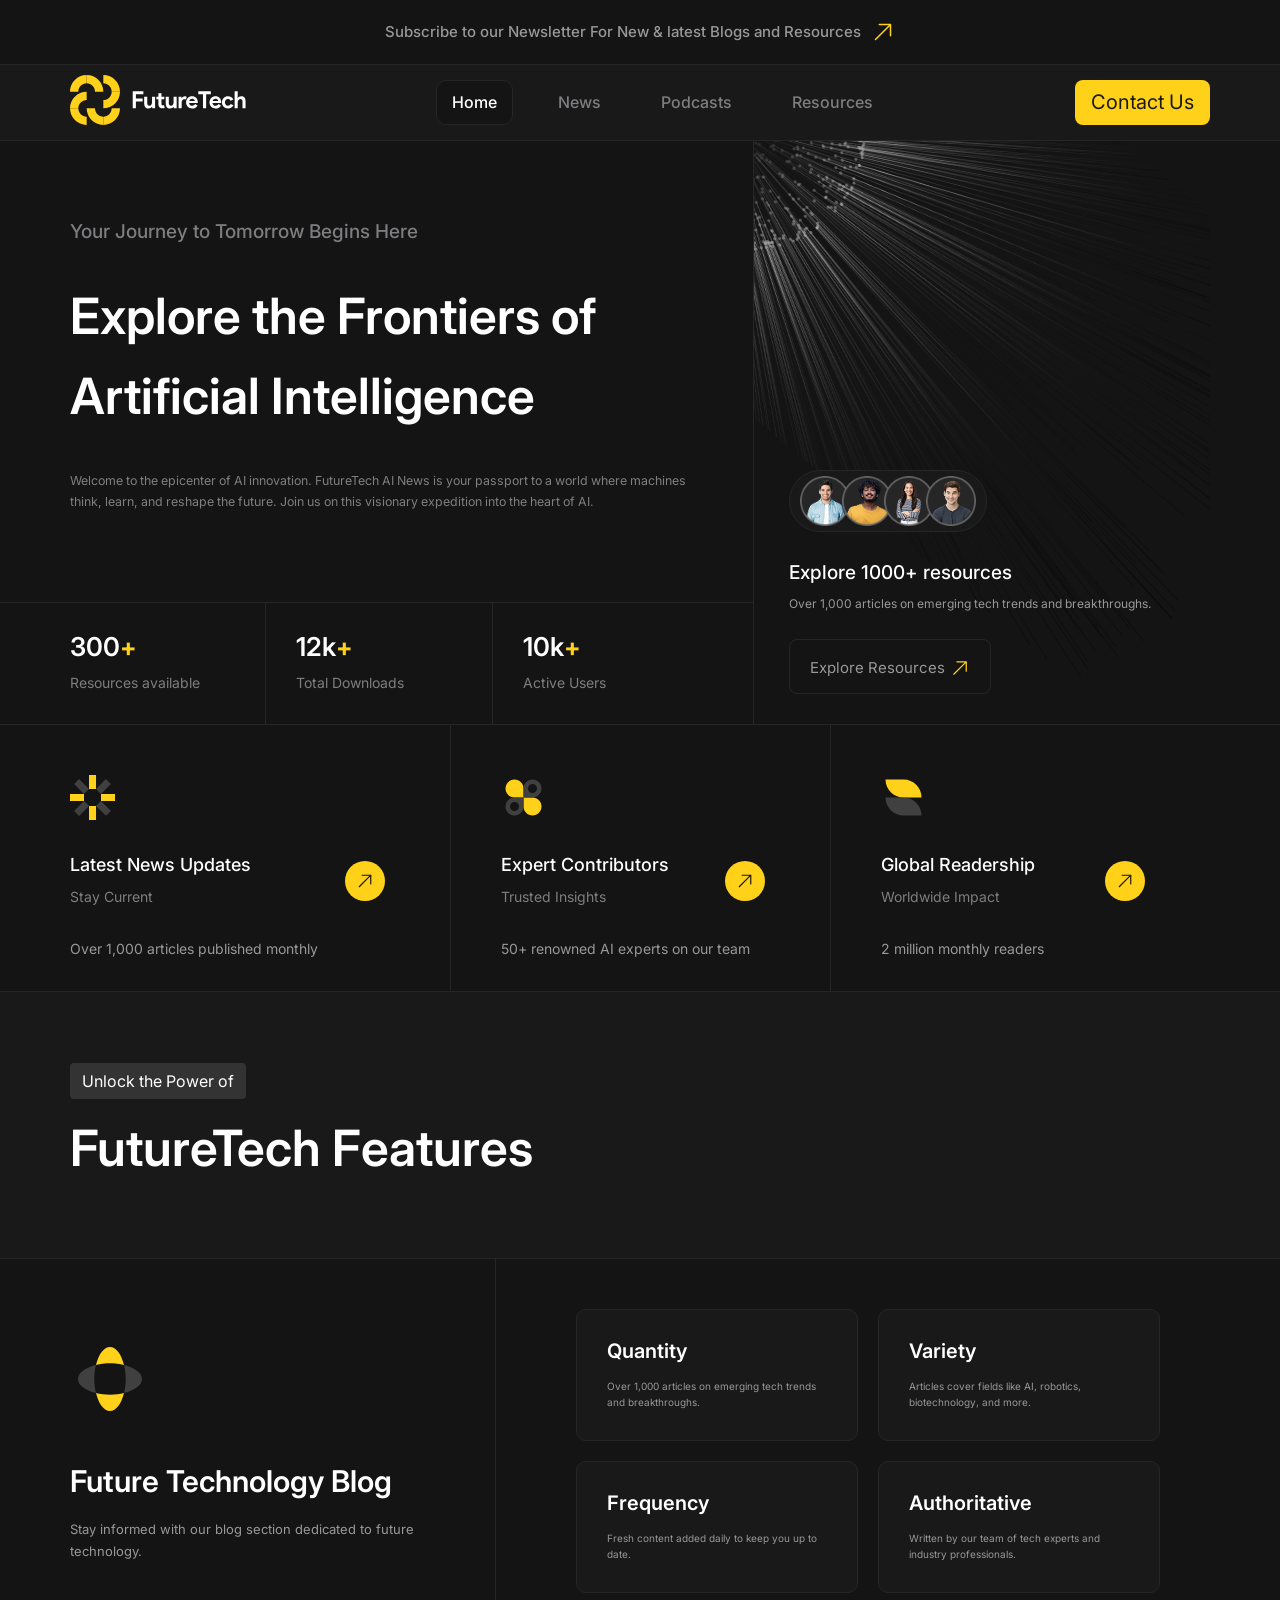
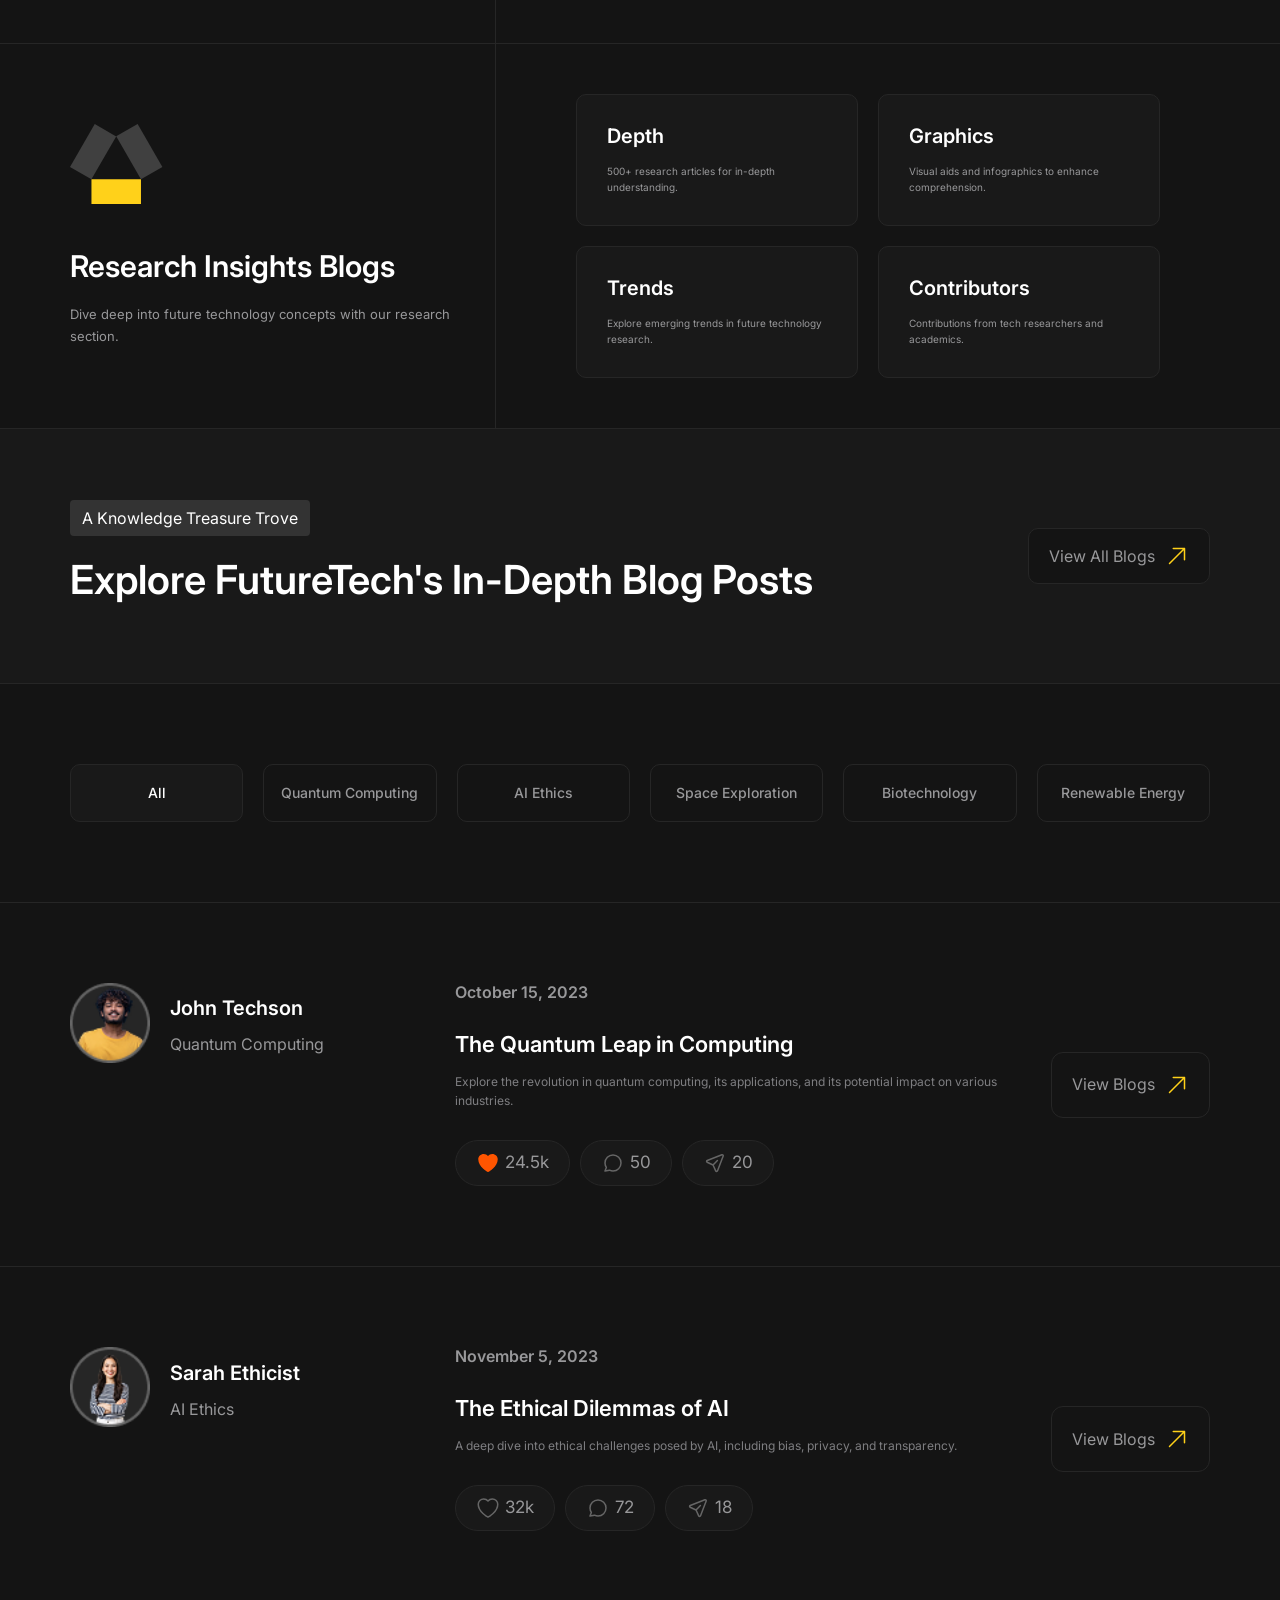
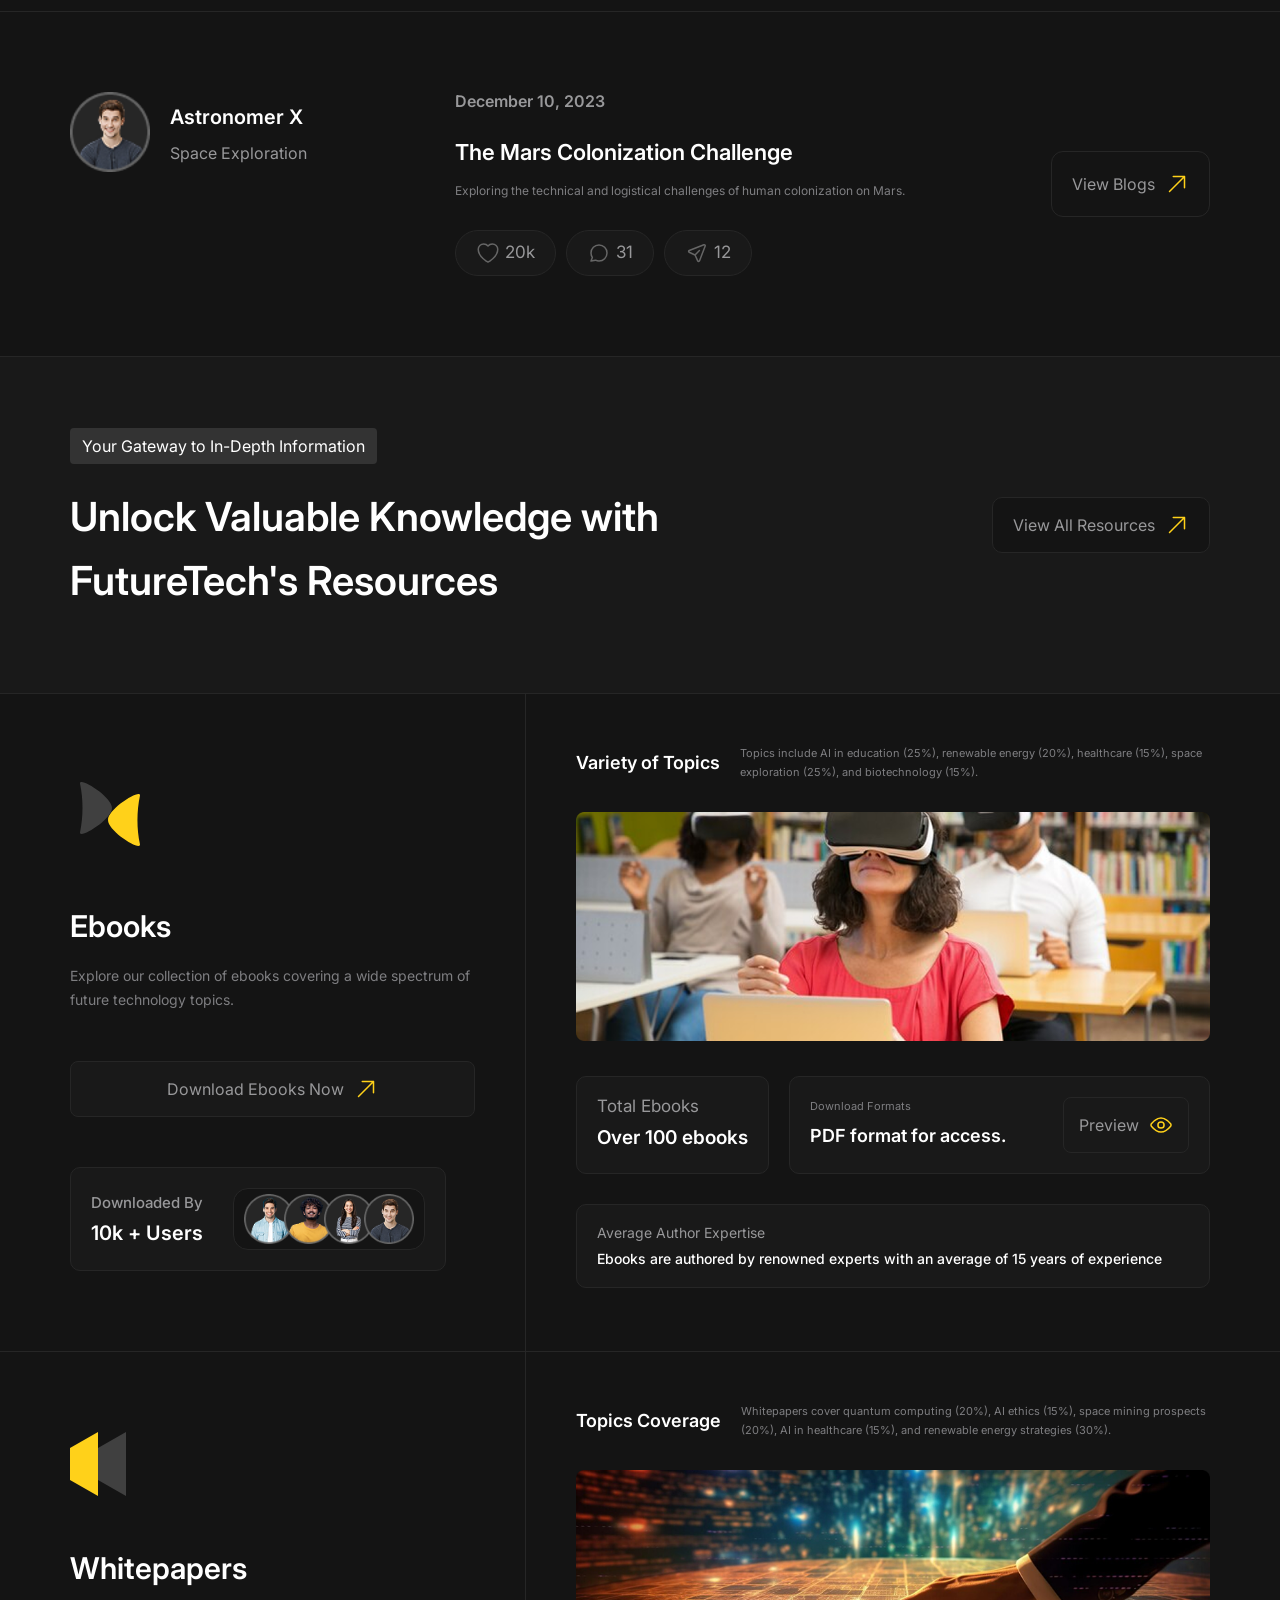
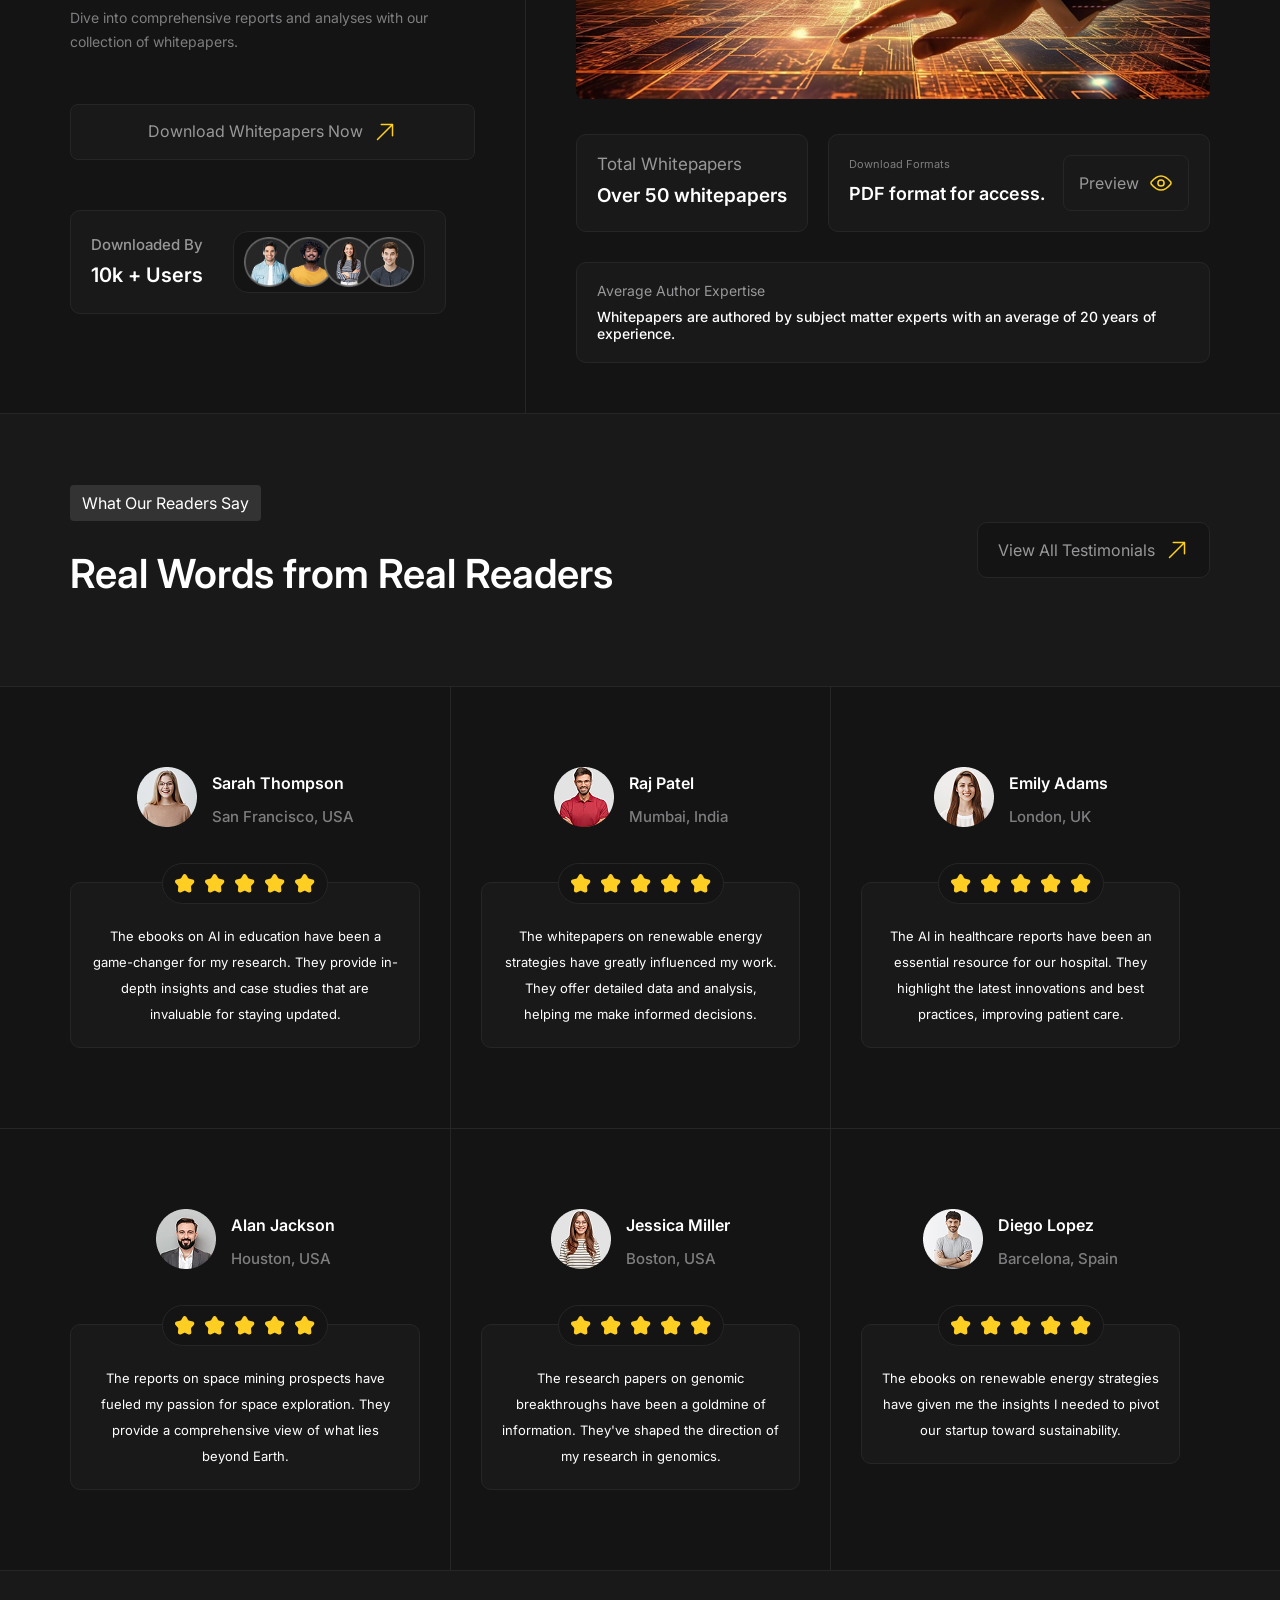
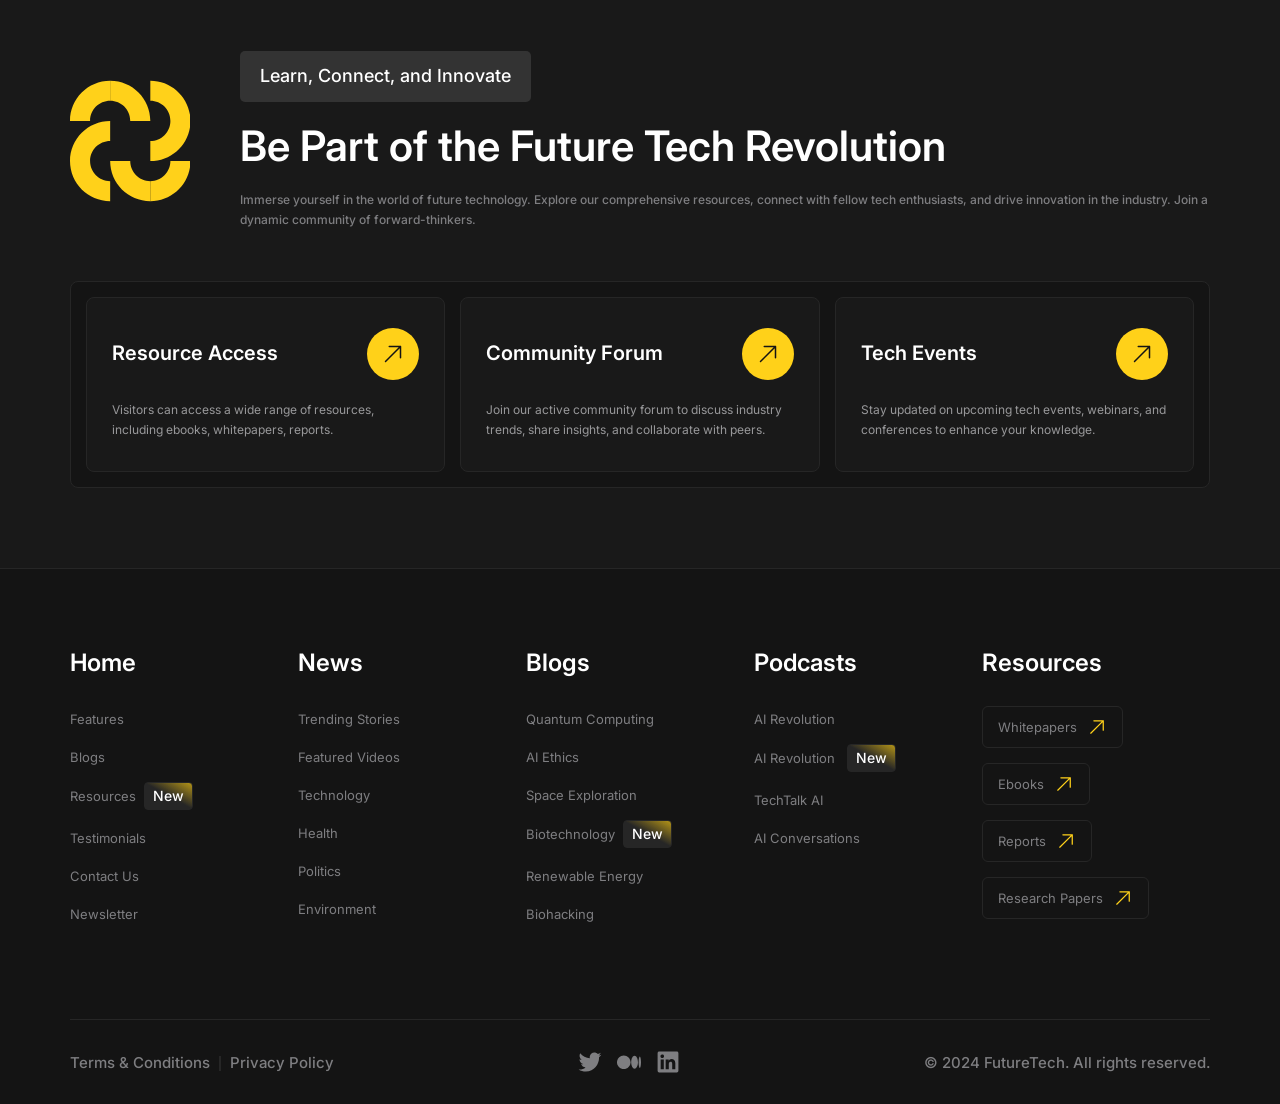
<file: project-four/index.html>
<!DOCTYPE html>
<html lang="en">
<head>
    <meta charset="UTF-8">
    <meta name="viewport" content="width=device-width, initial-scale=1.0">
    <title>Document</title>
    <link rel="stylesheet" href="css/all.min.css">
    <link rel="stylesheet" href="css/normalize.css">
    <link rel="stylesheet" href="css/style.css">
    <link rel="preconnect" href="https://fonts.googleapis.com">
    <link rel="preconnect" href="https://fonts.gstatic.com" crossorigin>
    <link href="https://fonts.googleapis.com/css2?family=Cairo:wght@200..1000&family=Cookie&family=Inter:ital,opsz,wght@0,14..32,100..900;1,14..32,100..900&family=Josefin+Sans:ital,wght@0,100..700;1,100..700&family=Open+Sans:ital,wght@0,300..800;1,300..800&family=Playfair:ital,opsz,wght@0,5..1200,300..900;1,5..1200,300..900&family=Public+Sans:ital,wght@0,100..900;1,100..900&family=Raleway:ital,wght@0,100..900;1,100..900&family=Roboto:ital,wght@0,100..900;1,100..900&family=TikTok+Sans:opsz,wght@12..36,300..900&display=swap" rel="stylesheet">
</head>
<body>
    <header>
        <h4><p>Subscribe to our Newsletter For New & latest Blogs and Resources</p>
            <svg width="24" height="24" viewBox="0 0 24 24" fill="none" xmlns="http://www.w3.org/2000/svg">
                <path fill-rule="evenodd" clip-rule="evenodd" d="M8.25 3.75L19.5 3.75C19.6989 3.75 19.8897 3.82902 20.0303 3.96967C20.171 4.11032 20.25 4.30109 20.25 4.5V15.75C20.25 16.1642 19.9142 16.5 19.5 16.5C19.0858 16.5 18.75 16.1642 18.75 15.75V6.31066L5.03033 20.0303C4.73744 20.3232 4.26256 20.3232 3.96967 20.0303C3.67678 19.7374 3.67678 19.2626 3.96967 18.9697L17.6893 5.25L8.25 5.25C7.83579 5.25 7.5 4.91421 7.5 4.5C7.5 4.08579 7.83579 3.75 8.25 3.75Z" fill="#FFD11A"/>
            </svg>
        </h4>
        <nav>
            <div class="container">
                <div class="logo">
                    <svg width="179" height="50" viewBox="0 0 179 50" fill="none" xmlns="http://www.w3.org/2000/svg">
                        <path d="M164.629 16.3636H167.699V21.0746L167.511 23.1605H167.699C168.027 22.6136 168.496 22.1683 169.105 21.8246C169.73 21.4652 170.425 21.2855 171.191 21.2855C172.675 21.2855 173.769 21.723 174.472 22.598C175.191 23.473 175.55 24.6683 175.55 26.184V33.1449H172.48V26.559C172.48 25.7621 172.293 25.1605 171.918 24.7543C171.543 24.3324 171.019 24.1215 170.347 24.1215C169.925 24.1215 169.55 24.2152 169.222 24.4027C168.894 24.5746 168.613 24.8168 168.379 25.1293C168.16 25.4418 167.988 25.809 167.863 26.2308C167.754 26.6371 167.699 27.0746 167.699 27.5433V33.1449H164.629V16.3636Z" fill="white"/>
                        <path d="M163.459 30.2152C162.959 31.184 162.255 31.9808 161.349 32.6058C160.459 33.2152 159.341 33.5199 157.998 33.5199C157.107 33.5199 156.287 33.3715 155.537 33.0746C154.802 32.7621 154.162 32.3324 153.615 31.7855C153.083 31.2386 152.662 30.598 152.349 29.8636C152.052 29.1136 151.904 28.2933 151.904 27.4027C151.904 26.5121 152.052 25.6918 152.349 24.9418C152.662 24.1918 153.083 23.5511 153.615 23.0199C154.162 22.473 154.802 22.0511 155.537 21.7543C156.287 21.4418 157.107 21.2855 157.998 21.2855C159.326 21.2855 160.443 21.5902 161.349 22.1996C162.255 22.809 162.919 23.598 163.341 24.5668L160.529 25.7386C160.263 25.2074 159.919 24.809 159.498 24.5433C159.091 24.2621 158.576 24.1215 157.951 24.1215C157.544 24.1215 157.162 24.1996 156.802 24.3558C156.443 24.5121 156.123 24.7308 155.841 25.0121C155.576 25.2933 155.365 25.6371 155.208 26.0433C155.052 26.4496 154.974 26.9027 154.974 27.4027C154.974 27.9027 155.052 28.3558 155.208 28.7621C155.365 29.1683 155.576 29.5121 155.841 29.7933C156.123 30.0746 156.443 30.2933 156.802 30.4496C157.162 30.6058 157.544 30.684 157.951 30.684C158.591 30.684 159.13 30.5433 159.568 30.2621C160.021 29.9652 160.38 29.5433 160.646 28.9965L163.459 30.2152Z" fill="white"/>
                        <path d="M151 30.3793C150.469 31.3168 149.75 32.0746 148.844 32.6527C147.953 33.2308 146.86 33.5199 145.563 33.5199C144.688 33.5199 143.875 33.3715 143.125 33.0746C142.391 32.7621 141.75 32.3324 141.203 31.7855C140.657 31.2386 140.227 30.598 139.914 29.8636C139.618 29.1136 139.469 28.2933 139.469 27.4027C139.469 26.5746 139.618 25.7933 139.914 25.059C140.211 24.309 140.625 23.6605 141.157 23.1136C141.688 22.5511 142.313 22.1058 143.032 21.7777C143.766 21.4496 144.571 21.2855 145.446 21.2855C146.368 21.2855 147.188 21.4418 147.907 21.7543C148.625 22.0511 149.227 22.473 149.711 23.0199C150.196 23.5511 150.563 24.184 150.813 24.9183C151.063 25.6527 151.188 26.4496 151.188 27.309C151.188 27.4183 151.188 27.5121 151.188 27.5902C151.172 27.684 151.164 27.7699 151.164 27.848C151.149 27.9261 151.141 28.0121 151.141 28.1058H142.493C142.555 28.5746 142.68 28.9808 142.868 29.3246C143.071 29.6527 143.313 29.934 143.594 30.1683C143.891 30.3871 144.211 30.5511 144.555 30.6605C144.899 30.7543 145.25 30.8011 145.61 30.8011C146.313 30.8011 146.891 30.6449 147.344 30.3324C147.813 30.0043 148.18 29.598 148.446 29.1136L151 30.3793ZM148.211 25.9261C148.196 25.723 148.125 25.4965 148 25.2465C147.891 24.9965 147.719 24.7621 147.485 24.5433C147.266 24.3246 146.985 24.1449 146.641 24.0043C146.313 23.8636 145.914 23.7933 145.446 23.7933C144.789 23.7933 144.211 23.9808 143.711 24.3558C143.211 24.7308 142.86 25.2543 142.657 25.9261H148.211Z" fill="white"/>
                        <path d="M132.979 33.1449V19.3636H128.291V16.3636H140.83V19.3636H136.143V33.1449H132.979Z" fill="white"/>
                        <path d="M127.596 30.3793C127.065 31.3168 126.346 32.0746 125.44 32.6527C124.549 33.2308 123.455 33.5199 122.158 33.5199C121.283 33.5199 120.471 33.3715 119.721 33.0746C118.986 32.7621 118.346 32.3324 117.799 31.7855C117.252 31.2386 116.822 30.598 116.51 29.8636C116.213 29.1136 116.065 28.2933 116.065 27.4027C116.065 26.5746 116.213 25.7933 116.51 25.059C116.807 24.309 117.221 23.6605 117.752 23.1136C118.283 22.5511 118.908 22.1058 119.627 21.7777C120.361 21.4496 121.166 21.2855 122.041 21.2855C122.963 21.2855 123.783 21.4418 124.502 21.7543C125.221 22.0511 125.822 22.473 126.307 23.0199C126.791 23.5511 127.158 24.184 127.408 24.9183C127.658 25.6527 127.783 26.4496 127.783 27.309C127.783 27.4183 127.783 27.5121 127.783 27.5902C127.768 27.684 127.76 27.7699 127.76 27.848C127.744 27.9261 127.736 28.0121 127.736 28.1058H119.088C119.151 28.5746 119.276 28.9808 119.463 29.3246C119.666 29.6527 119.908 29.934 120.19 30.1683C120.486 30.3871 120.807 30.5511 121.151 30.6605C121.494 30.7543 121.846 30.8011 122.205 30.8011C122.908 30.8011 123.486 30.6449 123.94 30.3324C124.408 30.0043 124.776 29.598 125.041 29.1136L127.596 30.3793ZM124.807 25.9261C124.791 25.723 124.721 25.4965 124.596 25.2465C124.486 24.9965 124.315 24.7621 124.08 24.5433C123.861 24.3246 123.58 24.1449 123.236 24.0043C122.908 23.8636 122.51 23.7933 122.041 23.7933C121.385 23.7933 120.807 23.9808 120.307 24.3558C119.807 24.7308 119.455 25.2543 119.252 25.9261H124.807Z" fill="white"/>
                        <path d="M108.589 21.6605H111.472V23.2543H111.66C111.8 22.973 111.988 22.7152 112.222 22.4808C112.456 22.2465 112.714 22.0433 112.995 21.8715C113.292 21.6996 113.605 21.5668 113.933 21.473C114.277 21.3793 114.613 21.3324 114.941 21.3324C115.347 21.3324 115.691 21.3715 115.972 21.4496C116.269 21.5277 116.519 21.6293 116.722 21.7543L115.902 24.5433C115.714 24.4496 115.503 24.3793 115.269 24.3324C115.05 24.2699 114.777 24.2386 114.449 24.2386C114.027 24.2386 113.644 24.3246 113.3 24.4965C112.956 24.6527 112.66 24.8793 112.41 25.1761C112.175 25.473 111.988 25.8246 111.847 26.2308C111.722 26.6215 111.66 27.0511 111.66 27.5199V33.1449H108.589V21.6605Z" fill="white"/>
                        <path d="M103.779 31.6449H103.592C103.232 32.223 102.748 32.684 102.139 33.0277C101.529 33.3558 100.834 33.5199 100.053 33.5199C98.5996 33.5199 97.5137 33.0746 96.7949 32.184C96.0918 31.2933 95.7402 30.1058 95.7402 28.6215V21.6605H98.8105V28.2465C98.8105 29.0746 98.9902 29.6918 99.3496 30.098C99.7246 30.4886 100.264 30.684 100.967 30.684C101.389 30.684 101.756 30.598 102.068 30.4261C102.396 30.2386 102.67 29.9965 102.889 29.6996C103.123 29.3871 103.295 29.0277 103.404 28.6215C103.529 28.1996 103.592 27.7543 103.592 27.2855V21.6605H106.662V33.1449H103.779V31.6449Z" fill="white"/>
                        <path d="M88.3958 24.2855H86.3801V21.6605H88.3958V18.1449H91.4661V21.6605H94.2786V24.2855H91.4661V28.7387C91.4661 29.0043 91.4895 29.2543 91.5364 29.4886C91.5989 29.7074 91.7083 29.8949 91.8645 30.0512C92.0833 30.3012 92.3958 30.4262 92.802 30.4262C93.0676 30.4262 93.2786 30.4027 93.4348 30.3558C93.5911 30.2933 93.7395 30.2152 93.8801 30.1215L94.7473 32.8168C94.3879 32.9887 93.9973 33.1137 93.5754 33.1918C93.1692 33.2855 92.7161 33.3324 92.2161 33.3324C91.6379 33.3324 91.1145 33.2465 90.6458 33.0746C90.1926 32.8871 89.8098 32.6371 89.4973 32.3246C88.7629 31.6215 88.3958 30.6215 88.3958 29.3246V24.2855Z" fill="white"/>
                        <path d="M82.2058 31.6449H82.0183C81.6589 32.223 81.1746 32.684 80.5652 33.0277C79.9558 33.3558 79.2605 33.5199 78.4792 33.5199C77.0261 33.5199 75.9402 33.0746 75.2214 32.184C74.5183 31.2933 74.1667 30.1058 74.1667 28.6215V21.6605H77.2371V28.2465C77.2371 29.0746 77.4167 29.6918 77.7761 30.098C78.1511 30.4886 78.6902 30.684 79.3933 30.684C79.8152 30.684 80.1824 30.598 80.4949 30.4261C80.823 30.2386 81.0964 29.9965 81.3152 29.6996C81.5496 29.3871 81.7214 29.0277 81.8308 28.6215C81.9558 28.1996 82.0183 27.7543 82.0183 27.2855V21.6605H85.0886V33.1449H82.2058V31.6449Z" fill="white"/>
                        <path d="M62.7273 16.3636H73.3679V19.3636H65.8914V23.4418H72.6179V26.4418H65.8914V33.1449H62.7273V16.3636Z" fill="white"/>
                        <path d="M33.3333 50V41.6666C37.9444 41.6666 41.6666 37.9444 41.6666 33.3333H49.9999C49.9999 42.5555 42.5277 50 33.3333 50Z" fill="#FFD11A"/>
                        <path d="M33.3333 50V41.6666C28.7222 41.6666 25 37.9444 25 33.3333H16.6666C16.6666 42.5555 24.1388 50 33.3333 50Z" fill="#FFD11A"/>
                        <path d="M0 33.3334H8.33333C8.33333 37.9445 12.0556 41.6667 16.6667 41.6667V50C7.47222 50 0 42.5556 0 33.3334Z" fill="#FFD11A"/>
                        <path d="M0 33.3334H8.33333C8.33333 28.7222 12.0556 25 16.6667 25V16.6667C7.47222 16.6667 0 24.1389 0 33.3334Z" fill="#FFD11A"/>
                        <path d="M16.6667 0V8.33333C12.0556 8.33333 8.33333 12.0556 8.33333 16.6667H0C0 7.47222 7.47222 0 16.6667 0Z" fill="#FFD11A"/>
                        <path d="M16.6666 0V8.33333C21.2777 8.33333 25 12.0556 25 16.6667H33.3333C33.3333 7.47222 25.8611 0 16.6666 0Z" fill="#FFD11A"/>
                        <path d="M50 16.6667H41.6667C41.6667 12.0556 37.9445 8.33333 33.3334 8.33333V0C42.5278 0 50 7.47222 50 16.6667Z" fill="#FFD11A"/>
                        <path d="M50 16.6667H41.6667C41.6667 21.2778 37.9445 25 33.3334 25V33.3334C42.5278 33.3334 50 25.8889 50 16.6667Z" fill="#FFD11A"/>
                    </svg>
                </div>
                <div class="links ">
                    <ul class="list">
                        <li class="active"><a href="index.html">Home</a></li>
                        <li><a href="news.html">News</a></li>
                        <li><a href="podcast.html">Podcasts</a></li>
                        <li><a href="resources.html">Resources</a></li>
                    </ul>
                </div>
                <div class="btn ">
                    <a href="contact.html"><button>contact us</button></a>
                </div>
                <div class="icons">
                    <span></span>
                    <span></span>
                    <span></span>
                </div>
            </div>
        </nav>
    </header>
        <section class="landing">
            <div class="container">
                <div class="text">
                    <div class="info">
                        <h2>Your Journey to Tomorrow Begins Here</h2>
                        <h1>Explore the Frontiers of Artificial Intelligence</h1>
                        <p>Welcome to the epicenter of AI innovation. FutureTech AI News is your passport to a world where machines think, learn, and reshape the future. 
                            Join us on this visionary expedition into the heart of AI.
                        </p>
                    </div>
                    <div class="boxes">
                        <div class="box">
                            <h3>300<span>+</span></h3>
                            <p>Resources available</p>
                        </div>
                        <div class="box">
                            <h3>12k<span>+</span></h3>
                            <p>Total Downloads</p>
                        </div>
                        <div class="box">
                            <h3>10k<span>+</span></h3>
                            <p>Active Users</p>
                        </div>
                    </div>
                </div>
                <div class="image-side">
                    <div class="images">
                        <img src="imges/Image.png" alt="ai image">
                        <img src="imges/Image-1.png" alt="ai image">
                        <img src="imges/Image-2.png" alt="ai image">
                        <img src="imges/Image-3.png" alt="ai image">
                    </div>
                    <div class="text-image">
                        <h4>Explore 1000+ resources</h4>
                        <p>Over 1,000 articles on emerging tech trends and breakthroughs.</p>
                        <button class="btn"><a href="#resources">Explore Resources<svg width="20" height="20" viewBox="0 0 20 20" fill="none" xmlns="http://www.w3.org/2000/svg">
                                    <path fill-rule="evenodd" clip-rule="evenodd" d="M6.875 3.125L16.25 3.125C16.4158 3.125 16.5747 3.19085 16.6919 3.30806C16.8092 3.42527 16.875 3.58424 16.875 3.75V13.125C16.875 13.4702 16.5952 13.75 16.25 13.75C15.9048 13.75 15.625 13.4702 15.625 13.125V5.25888L4.19194 16.6919C3.94786 16.936 3.55214 16.936 3.30806 16.6919C3.06398 16.4479 3.06398 16.0521 3.30806 15.8081L14.7411 4.375L6.875 4.375C6.52982 4.375 6.25 4.09518 6.25 3.75C6.25 3.40482 6.52982 3.125 6.875 3.125Z" />
                                </svg>
                            </a>
                        </button>
                    </div>
                </div>
            </div>
            <div class="more">
                <div class="container">
                    <div class="box">
                            <svg width="50" height="50" viewBox="0 0 50 50" fill="none" xmlns="http://www.w3.org/2000/svg">
                                <path d="M28.9275 34.4167H21.1219V50H28.9275V34.4167Z" fill="#FFD11A"/>
                                <path d="M28.9275 0H21.1219V15.5833H28.9275V0Z" fill="#FFD11A"/>
                                <path d="M34.4097 21.0945V28.9001H49.993V21.0945H34.4097Z" fill="#FFD11A"/>
                                <path d="M0 21.1016L0 28.9072H15.5833V21.1016H0Z" fill="#FFD11A"/>
                                <path d="M34.4245 28.8769L28.9052 34.3962L39.9241 45.4151L45.4434 39.8958L34.4245 28.8769Z" fill="#404040"/>
                                <path d="M10.0906 4.54558L4.57129 10.0649L15.5903 21.0839L21.1096 15.5646L10.0906 4.54558Z" fill="#404040"/>
                                <path d="M28.886 15.5885L34.4053 21.1078L45.4243 10.0888L39.9049 4.56949L28.886 15.5885Z" fill="#404040"/>
                                <path d="M4.55724 39.9197L10.0765 45.439L21.0955 34.4201L15.5762 28.9008L4.55724 39.9197Z" fill="#404040"/>
                            </svg>
                        <div class="text">
                            <div class="information">
                                <h3>Latest News Updates</h3>
                                <span>Stay Current</span>
                            </div>
                            <svg width="52" height="52" viewBox="0 0 52 52" fill="none" xmlns="http://www.w3.org/2000/svg">
                                <rect width="52" height="52" rx="26" class="gold"/>
                                <path fill-rule="evenodd" clip-rule="evenodd" class="black" d="M22.25 17.75L33.5 17.75C33.6989 17.75 33.8897 17.829 34.0303 17.9697C34.171 18.1103 34.25 18.3011 34.25 18.5V29.75C34.25 30.1642 33.9142 30.5 33.5 30.5C33.0858 30.5 32.75 30.1642 32.75 29.75V20.3107L19.0303 34.0303C18.7374 34.3232 18.2626 34.3232 17.9697 34.0303C17.6768 33.7374 17.6768 33.2626 17.9697 32.9697L31.6893 19.25L22.25 19.25C21.8358 19.25 21.5 18.9142 21.5 18.5C21.5 18.0858 21.8358 17.75 22.25 17.75Z" />
                            </svg>
                        </div>
                        <p>Over 1,000 articles published monthly</p>
                    </div>
                    <div class="box">
                            <svg width="50" height="50" viewBox="0 0 50 50" fill="none" xmlns="http://www.w3.org/2000/svg">
                                <path d="M25 35C25 40.5228 29.4772 45 35 45C40.5228 45 45 40.5228 45 35C45 29.4772 40.5228 25 35 25H25V35Z" fill="#FFD11A"/>
                                <path d="M25 15C25 9.47715 20.5228 5 15 5C9.47715 5 5 9.47715 5 15C5 20.5228 9.47715 25 15 25H25V15Z" fill="#FFD11A"/>
                                <path fill-rule="evenodd" clip-rule="evenodd" d="M35 5C29.4772 5 25 9.47715 25 15V25H35C40.5228 25 45 20.5228 45 15C45 9.47715 40.5228 5 35 5ZM40 15C40 17.7614 37.7614 20 35 20C32.2386 20 30 17.7614 30 15C30 12.2386 32.2386 10 35 10C37.7614 10 40 12.2386 40 15Z" fill="#404040"/>
                                <path fill-rule="evenodd" clip-rule="evenodd" d="M15 45C20.5228 45 25 40.5228 25 35V25H15C9.47715 25 5 29.4772 5 35C5 40.5228 9.47715 45 15 45ZM20 35C20 37.7614 17.7614 40 15 40C12.2386 40 10 37.7614 10 35C10 32.2386 12.2386 30 15 30C17.7614 30 20 32.2386 20 35Z" fill="#404040"/>
                            </svg>
                        <div class="text">
                            <div class="information">
                                <h3>Expert Contributors</h3>
                                <span>Trusted Insights</span>
                            </div>
                            <svg width="52" height="52" viewBox="0 0 52 52" fill="none" xmlns="http://www.w3.org/2000/svg">
                                <rect width="52" height="52" rx="26" class="gold"/>
                                <path fill-rule="evenodd" clip-rule="evenodd" class="black" d="M22.25 17.75L33.5 17.75C33.6989 17.75 33.8897 17.829 34.0303 17.9697C34.171 18.1103 34.25 18.3011 34.25 18.5V29.75C34.25 30.1642 33.9142 30.5 33.5 30.5C33.0858 30.5 32.75 30.1642 32.75 29.75V20.3107L19.0303 34.0303C18.7374 34.3232 18.2626 34.3232 17.9697 34.0303C17.6768 33.7374 17.6768 33.2626 17.9697 32.9697L31.6893 19.25L22.25 19.25C21.8358 19.25 21.5 18.9142 21.5 18.5C21.5 18.0858 21.8358 17.75 22.25 17.75Z" />
                            </svg>
                        </div>
                        <p>50+ renowned AI experts on our team</p>
                    </div>
                    <div class="box">
                            <svg width="50" height="50" viewBox="0 0 50 50" fill="none" xmlns="http://www.w3.org/2000/svg">
                                <path d="M5 5H25C36.0457 5 45 13.9543 45 25H25C13.9543 25 5 16.0457 5 5Z" fill="#FFD11A"/>
                                <path d="M5 25H25C36.0457 25 45 33.9543 45 45H25C13.9543 45 5 36.0457 5 25Z" fill="#404040"/>
                            </svg>
                        <div class="text">
                            <div class="information">
                                <h3>Global Readership</h3>
                                <span>Worldwide Impact</span>
                            </div>
                            <svg width="52" height="52" viewBox="0 0 52 52" fill="none" xmlns="http://www.w3.org/2000/svg">
                                <rect width="52" height="52" rx="26" class="gold"/>
                                <path fill-rule="evenodd" clip-rule="evenodd" class="black" d="M22.25 17.75L33.5 17.75C33.6989 17.75 33.8897 17.829 34.0303 17.9697C34.171 18.1103 34.25 18.3011 34.25 18.5V29.75C34.25 30.1642 33.9142 30.5 33.5 30.5C33.0858 30.5 32.75 30.1642 32.75 29.75V20.3107L19.0303 34.0303C18.7374 34.3232 18.2626 34.3232 17.9697 34.0303C17.6768 33.7374 17.6768 33.2626 17.9697 32.9697L31.6893 19.25L22.25 19.25C21.8358 19.25 21.5 18.9142 21.5 18.5C21.5 18.0858 21.8358 17.75 22.25 17.75Z" />
                            </svg>
                        </div>
                        <p>2 million monthly readers</p>
                    </div>
                </div>
            </div>
        </section>
        <section class="features" id="features">
            <div class="feature-head">
                <div class="container">    
                    <p><a href="#">Unlock the Power of</a></p>
                    <h2>FutureTech Features</h2>
                </div>
            </div>
            <div class="feature-body">
                <div class="feature-box">
                    <div class="container">
                        <div class="info">
                            <svg width="80" height="80" viewBox="0 0 80 80" fill="none" xmlns="http://www.w3.org/2000/svg">
                                <path d="M54 54C64.6731 51.4308 72 46.1265 72 40C72 33.8735 64.6731 28.5692 54 26C55.098 30.2126 55.716 34.9676 55.716 40C55.716 45.0324 55.098 49.7874 54 54Z" fill="#404040"/>
                                <path d="M26 54C15.3269 51.4308 8 46.1265 8 40C8 33.8735 15.3269 28.5692 26 26C24.902 30.2126 24.284 34.9676 24.284 40C24.284 45.0324 24.902 49.7874 26 54Z" fill="#404040"/>
                                <path d="M26 54C28.5692 64.6731 33.8735 72 40 72C46.1265 72 51.4308 64.6731 54 54C49.7874 55.098 45.0324 55.716 40 55.716C34.9676 55.716 30.2126 55.098 26 54Z" fill="#FFD11A"/>
                                <path d="M26 26C28.5692 15.3269 33.8735 8 40 8C46.1265 8 51.4308 15.3269 54 26C49.7874 24.902 45.0324 24.284 40 24.284C34.9676 24.284 30.2126 24.902 26 26Z" fill="#FFD11A"/>
                            </svg>
                            <h3>Future Technology Blog</h3>
                            <p>Stay informed with our blog section dedicated to future technology.</p>
                        </div>
                        <div class="boxes">
                            <div class="box">
                                <h4>Quantity</h4>
                                <p>Over 1,000 articles on emerging tech trends and breakthroughs.</p>
                            </div>
                            <div class="box">
                                <h4>Variety</h4>
                                <p>Articles cover fields like AI, robotics, biotechnology, and more.</p>
                            </div>
                            <div class="box">
                                <h4>Frequency</h4>
                                <p>Fresh content added daily to keep you up to date.</p>
                            </div>
                            <div class="box">
                                <h4>Authoritative</h4>
                                <p>Written by our team of tech experts and industry professionals.</p>
                            </div>
                        </div>
                    </div>
                </div>
                <div class="feature-box">
                    <div class="container">
                        <div class="info">
                            <svg width="93" height="80" viewBox="0 0 93 80" fill="none" xmlns="http://www.w3.org/2000/svg">
                                <path d="M21.4603 55.2679V80H70.9759V55.2679H21.4603Z" fill="#FFD11A"/>
                                <path d="M70.9656 55.2465L92.3835 42.8805L67.6258 2.81499e-05L46.2078 12.3661L70.9656 55.2465Z" fill="#404040"/>
                                <path d="M46.1758 12.3996L24.7578 0.0335693L3.8147e-05 42.914L21.418 55.2801L46.1758 12.3996Z" fill="#404040"/>
                            </svg>
                            <h3>Research Insights Blogs</h3>
                            <p>Dive deep into future technology concepts with our research section.</p>
                        </div>
                        <div class="boxes">
                            <div class="box">
                                <h4>Depth</h4>
                                <p>500+ research articles for in-depth understanding.</p>
                            </div>
                            <div class="box">
                                <h4>Graphics</h4>
                                <p>Visual aids and infographics to enhance comprehension.</p>
                            </div>
                            <div class="box">
                                <h4>Trends</h4>
                                <p>Explore emerging trends in future technology research.</p>
                            </div>
                            <div class="box">
                                <h4>Contributors</h4>
                                <p>Contributions from tech researchers and academics.</p>
                            </div>
                        </div>
                    </div>
                </div>
                </div>
            <!-- </div> -->
        </section>
        <section class="features explore">
            <div class="feature-head explore-head">
                <div class="container">    
                    <div class="text">
                        <p><a href="#">A Knowledge Treasure Trove</a></p>
                        <h2>Explore FutureTech's In-Depth Blog Posts</h2>
                    </div>
                    <div class="button">
                        <a href="blog.html">
                            <button>View All Blogs</button>
                            <svg width="24" height="24" viewBox="0 0 24 24" fill="none" xmlns="http://www.w3.org/2000/svg">
                                <path fill-rule="evenodd" clip-rule="evenodd" d="M8.25 3.75L19.5 3.75C19.6989 3.75 19.8897 3.82902 20.0303 3.96967C20.171 4.11032 20.25 4.30109 20.25 4.5V15.75C20.25 16.1642 19.9142 16.5 19.5 16.5C19.0858 16.5 18.75 16.1642 18.75 15.75V6.31066L5.03033 20.0303C4.73744 20.3232 4.26256 20.3232 3.96967 20.0303C3.67678 19.7374 3.67678 19.2626 3.96967 18.9697L17.6893 5.25L8.25 5.25C7.83579 5.25 7.5 4.91421 7.5 4.5C7.5 4.08579 7.83579 3.75 8.25 3.75Z" />
                            </svg>
                        </a>
                    </div>
                </div>
            </div>
            <div class="explore-list">
                <div class="container">
                    <ul class="list">
                        <li class="active"><a href="#">All</a></li>
                        <li><a href="#">Quantum Computing</a></li>
                        <li><a href="#">AI Ethics</a></li>
                        <li><a href="#">Space Exploration</a></li>
                        <li><a href="#">Biotechnology</a></li>
                        <li><a href="#">Renewable Energy</a></li>
                    </ul>
                </div>
            </div>
            <div class="explore-body">
                <div class="explore-boxes">
                    <div class="container">
                        <div class="one-box">
                            <div class="image">
                                <img src="imges/Image-1.png" alt="blog image">
                            </div>
                            <div class="text">
                                <h3>John Techson</h3>
                                <p>Quantum Computing</p>
                            </div>
                        </div>
                        <div class="box-two">
                            <div class="text">
                                <h4>October 15, 2023</h4>
                                <h3>The Quantum Leap in Computing</h3>
                                <p>Explore the revolution in quantum computing, its applications, and its potential impact on various industries.</p>
                                <div class="interactive">
                                    <a href="#" class="react">
                                        <svg width="24" height="24" viewBox="0 0 24 24" fill="none" xmlns="http://www.w3.org/2000/svg">
                                            <path d="M11.645 20.9107L11.6384 20.9072L11.6158 20.8949C11.5965 20.8844 11.5689 20.8693 11.5336 20.8496C11.4629 20.8101 11.3612 20.7524 11.233 20.6769C10.9765 20.5261 10.6132 20.3039 10.1785 20.015C9.31074 19.4381 8.15122 18.5901 6.9886 17.5063C4.68781 15.3615 2.25 12.1751 2.25 8.25C2.25 5.32194 4.7136 3 7.6875 3C9.43638 3 11.0023 3.79909 12 5.0516C12.9977 3.79909 14.5636 3 16.3125 3C19.2864 3 21.75 5.32194 21.75 8.25C21.75 12.1751 19.3122 15.3615 17.0114 17.5063C15.8488 18.5901 14.6893 19.4381 13.8215 20.015C13.3868 20.3039 13.0235 20.5261 12.767 20.6769C12.6388 20.7524 12.5371 20.8101 12.4664 20.8496C12.4311 20.8693 12.4035 20.8844 12.3842 20.8949L12.3616 20.9072L12.355 20.9107L12.3523 20.9121C12.1323 21.0289 11.8677 21.0289 11.6477 20.9121L11.645 20.9107Z" fill="#FF5500"/>
                                        </svg>
                                        <span>24.5k</span>
                                    </a>
                                    <a href="#" class="comment">
                                        <svg width="24" height="24" viewBox="0 0 24 24" fill="none" xmlns="http://www.w3.org/2000/svg">
                                            <path d="M8.48581 19.1888C9.54657 19.7083 10.7392 20 12 20C16.4183 20 20 16.4183 20 12C20 7.58172 16.4183 4 12 4C7.58172 4 4 7.58172 4 12C4 13.6401 4.49356 15.165 5.34026 16.4341M8.48581 19.1888L4 20L5.34026 16.4341M8.48581 19.1888L8.49231 19.1877M5.34026 16.4341L5.34154 16.4308" stroke="#666666" stroke-width="1.5" stroke-linecap="round" stroke-linejoin="round"/>
                                        </svg>
                                        <span>50</span>
                                    </a>
                                    <a href="#" class="share">
                                        <svg width="24" height="24" viewBox="0 0 24 24" fill="none" xmlns="http://www.w3.org/2000/svg">
                                            <path d="M10.0384 13.9616L4.1719 11.2951C3.36454 10.9281 3.39898 9.7697 4.22673 9.45134L18.8999 3.80781C19.7087 3.49675 20.5033 4.29139 20.1922 5.10013L14.5487 19.7733C14.2303 20.6011 13.072 20.6355 12.705 19.8281L10.0384 13.9616ZM10.0384 13.9616L14.4231 9.57704" stroke="#666666" stroke-width="1.5" stroke-linecap="round" stroke-linejoin="round"/>
                                        </svg>
                                        <span>20</span>
                                    </a>
                                </div>
                            </div>
                        </div>  
                        <div class="box-three">
                            <a class="btn" href="blog.html">
                                <button>View Blogs</button>
                                <svg width="24" height="24" viewBox="0 0 24 24" fill="none" xmlns="http://www.w3.org/2000/svg">
                                    <path fill-rule="evenodd" clip-rule="evenodd" d="M8.25 3.75L19.5 3.75C19.6989 3.75 19.8897 3.82902 20.0303 3.96967C20.171 4.11032 20.25 4.30109 20.25 4.5V15.75C20.25 16.1642 19.9142 16.5 19.5 16.5C19.0858 16.5 18.75 16.1642 18.75 15.75V6.31066L5.03033 20.0303C4.73744 20.3232 4.26256 20.3232 3.96967 20.0303C3.67678 19.7374 3.67678 19.2626 3.96967 18.9697L17.6893 5.25L8.25 5.25C7.83579 5.25 7.5 4.91421 7.5 4.5C7.5 4.08579 7.83579 3.75 8.25 3.75Z"/>
                                </svg>
                            </a>
                        </div>
                    </div>
                </div>
                <div class="explore-boxes">
                    <div class="container">
                        <div class="one-box">
                            <div class="image">
                                <img src="imges/Image-2.png" alt="blog image">
                            </div>
                            <div class="text">
                                <h3>Sarah Ethicist</h3>
                                <p>AI Ethics</p>
                            </div>
                        </div>
                        <div class="box-two">
                            <div class="text">
                                <h4>November 5, 2023</h4>
                                <h3>The Ethical Dilemmas of AI</h3>
                                <p>A deep dive into ethical challenges posed by AI, including bias, privacy, and transparency.</p>
                                <div class="interactive">
                                    <a href="#" class="react">
                                        <svg width="24" height="24" viewBox="0 0 24 24" fill="none" xmlns="http://www.w3.org/2000/svg">
                                            <path d="M11.645 20.9107L11.6384 20.9071L11.6158 20.8949C11.5965 20.8844 11.5689 20.8693 11.5336 20.8496C11.4629 20.8101 11.3612 20.7524 11.233 20.6769C10.9765 20.5261 10.6132 20.3039 10.1785 20.015C9.31074 19.4381 8.15122 18.5901 6.9886 17.5063C4.68781 15.3615 2.25 12.1751 2.25 8.25C2.25 5.32194 4.7136 3 7.6875 3C9.43638 3 11.0023 3.79909 12 5.0516C12.9977 3.79909 14.5636 3 16.3125 3C19.2864 3 21.75 5.32194 21.75 8.25C21.75 12.1751 19.3122 15.3615 17.0114 17.5063C15.8488 18.5901 14.6893 19.4381 13.8215 20.015C13.3868 20.3039 13.0235 20.5261 12.767 20.6769C12.6388 20.7524 12.5371 20.8101 12.4664 20.8496C12.4311 20.8693 12.4035 20.8844 12.3842 20.8949L12.3616 20.9071L12.355 20.9107L12.3523 20.9121C12.1323 21.0289 11.8677 21.0289 11.6477 20.9121L11.645 20.9107Z" stroke="#666666" stroke-width="1.5" stroke-linejoin="round"/>
                                        </svg>
                                        <span>32k</span>
                                    </a>
                                    <a href="#" class="comment">
                                        <svg width="24" height="24" viewBox="0 0 24 24" fill="none" xmlns="http://www.w3.org/2000/svg">
                                            <path d="M8.48581 19.1888C9.54657 19.7083 10.7392 20 12 20C16.4183 20 20 16.4183 20 12C20 7.58172 16.4183 4 12 4C7.58172 4 4 7.58172 4 12C4 13.6401 4.49356 15.165 5.34026 16.4341M8.48581 19.1888L4 20L5.34026 16.4341M8.48581 19.1888L8.49231 19.1877M5.34026 16.4341L5.34154 16.4308" stroke="#666666" stroke-width="1.5" stroke-linecap="round" stroke-linejoin="round"/>
                                        </svg>
                                        <span>72</span>
                                    </a>
                                    <a href="#" class="share">
                                        <svg width="24" height="24" viewBox="0 0 24 24" fill="none" xmlns="http://www.w3.org/2000/svg">
                                            <path d="M10.0384 13.9616L4.1719 11.2951C3.36454 10.9281 3.39898 9.7697 4.22673 9.45134L18.8999 3.80781C19.7087 3.49675 20.5033 4.29139 20.1922 5.10013L14.5487 19.7733C14.2303 20.6011 13.072 20.6355 12.705 19.8281L10.0384 13.9616ZM10.0384 13.9616L14.4231 9.57704" stroke="#666666" stroke-width="1.5" stroke-linecap="round" stroke-linejoin="round"/>
                                        </svg>
                                        <span>18</span>
                                    </a>
                                </div>
                            </div>
                        </div>  
                        <div class="box-three">
                            <a class="btn" href="blog.html">
                                <button>View Blogs</button>
                                <svg width="24" height="24" viewBox="0 0 24 24" fill="none" xmlns="http://www.w3.org/2000/svg">
                                    <path fill-rule="evenodd" clip-rule="evenodd" d="M8.25 3.75L19.5 3.75C19.6989 3.75 19.8897 3.82902 20.0303 3.96967C20.171 4.11032 20.25 4.30109 20.25 4.5V15.75C20.25 16.1642 19.9142 16.5 19.5 16.5C19.0858 16.5 18.75 16.1642 18.75 15.75V6.31066L5.03033 20.0303C4.73744 20.3232 4.26256 20.3232 3.96967 20.0303C3.67678 19.7374 3.67678 19.2626 3.96967 18.9697L17.6893 5.25L8.25 5.25C7.83579 5.25 7.5 4.91421 7.5 4.5C7.5 4.08579 7.83579 3.75 8.25 3.75Z"/>
                                </svg>
                            </a>
                        </div>
                    </div>
                </div>
                <div class="explore-boxes">
                    <div class="container">
                        <div class="one-box">
                            <div class="image">
                                <img src="imges/Image-3.png" alt="blog image">
                            </div>
                            <div class="text">
                                <h3>Astronomer X</h3>
                                <p>Space Exploration</p>
                            </div>
                        </div>
                        <div class="box-two">
                            <div class="text">
                                <h4>December 10, 2023</h4>
                                <h3>The Mars Colonization Challenge</h3>
                                <p>Exploring the technical and logistical challenges of human colonization on Mars.</p>
                                <div class="interactive">
                                    <a href="#" class="react">
                                        <svg width="24" height="24" viewBox="0 0 24 24" fill="none" xmlns="http://www.w3.org/2000/svg">
                                            <path d="M11.645 20.9107L11.6384 20.9071L11.6158 20.8949C11.5965 20.8844 11.5689 20.8693 11.5336 20.8496C11.4629 20.8101 11.3612 20.7524 11.233 20.6769C10.9765 20.5261 10.6132 20.3039 10.1785 20.015C9.31074 19.4381 8.15122 18.5901 6.9886 17.5063C4.68781 15.3615 2.25 12.1751 2.25 8.25C2.25 5.32194 4.7136 3 7.6875 3C9.43638 3 11.0023 3.79909 12 5.0516C12.9977 3.79909 14.5636 3 16.3125 3C19.2864 3 21.75 5.32194 21.75 8.25C21.75 12.1751 19.3122 15.3615 17.0114 17.5063C15.8488 18.5901 14.6893 19.4381 13.8215 20.015C13.3868 20.3039 13.0235 20.5261 12.767 20.6769C12.6388 20.7524 12.5371 20.8101 12.4664 20.8496C12.4311 20.8693 12.4035 20.8844 12.3842 20.8949L12.3616 20.9071L12.355 20.9107L12.3523 20.9121C12.1323 21.0289 11.8677 21.0289 11.6477 20.9121L11.645 20.9107Z" stroke="#666666" stroke-width="1.5" stroke-linejoin="round"/>
                                        </svg>
                                        <span>20k</span>
                                    </a>
                                    <a href="#" class="comment">
                                        <svg width="24" height="24" viewBox="0 0 24 24" fill="none" xmlns="http://www.w3.org/2000/svg">
                                            <path d="M8.48581 19.1888C9.54657 19.7083 10.7392 20 12 20C16.4183 20 20 16.4183 20 12C20 7.58172 16.4183 4 12 4C7.58172 4 4 7.58172 4 12C4 13.6401 4.49356 15.165 5.34026 16.4341M8.48581 19.1888L4 20L5.34026 16.4341M8.48581 19.1888L8.49231 19.1877M5.34026 16.4341L5.34154 16.4308" stroke="#666666" stroke-width="1.5" stroke-linecap="round" stroke-linejoin="round"/>
                                        </svg>
                                        <span>31</span>
                                    </a>
                                    <a href="#" class="share">
                                        <svg width="24" height="24" viewBox="0 0 24 24" fill="none" xmlns="http://www.w3.org/2000/svg">
                                            <path d="M10.0384 13.9616L4.1719 11.2951C3.36454 10.9281 3.39898 9.7697 4.22673 9.45134L18.8999 3.80781C19.7087 3.49675 20.5033 4.29139 20.1922 5.10013L14.5487 19.7733C14.2303 20.6011 13.072 20.6355 12.705 19.8281L10.0384 13.9616ZM10.0384 13.9616L14.4231 9.57704" stroke="#666666" stroke-width="1.5" stroke-linecap="round" stroke-linejoin="round"/>
                                        </svg>
                                        <span>12</span>
                                    </a>
                                </div>
                            </div>
                        </div>  
                        <div class="box-three">
                            <a class="btn" href="blog.html">
                                <button>View Blogs</button>
                                <svg width="24" height="24" viewBox="0 0 24 24" fill="none" xmlns="http://www.w3.org/2000/svg">
                                    <path fill-rule="evenodd" clip-rule="evenodd" d="M8.25 3.75L19.5 3.75C19.6989 3.75 19.8897 3.82902 20.0303 3.96967C20.171 4.11032 20.25 4.30109 20.25 4.5V15.75C20.25 16.1642 19.9142 16.5 19.5 16.5C19.0858 16.5 18.75 16.1642 18.75 15.75V6.31066L5.03033 20.0303C4.73744 20.3232 4.26256 20.3232 3.96967 20.0303C3.67678 19.7374 3.67678 19.2626 3.96967 18.9697L17.6893 5.25L8.25 5.25C7.83579 5.25 7.5 4.91421 7.5 4.5C7.5 4.08579 7.83579 3.75 8.25 3.75Z"/>
                                </svg>
                            </a>
                        </div>
                    </div>
                </div>
            </div>
        </section>
        <section class="features explore resources" id="resources">
            <div class="feature-head explore-head  resources-head">
                <div class="container">    
                    <div class="text">
                        <p><a href="#">Your Gateway to In-Depth Information</a></p>
                        <h2>Unlock Valuable Knowledge with FutureTech's Resources</h2>
                    </div>
                    <div class="button">
                        <a href="#">
                            <button>View All Resources</button>
                            <svg width="24" height="24" viewBox="0 0 24 24" fill="none" xmlns="http://www.w3.org/2000/svg">
                                <path fill-rule="evenodd" clip-rule="evenodd" d="M8.25 3.75L19.5 3.75C19.6989 3.75 19.8897 3.82902 20.0303 3.96967C20.171 4.11032 20.25 4.30109 20.25 4.5V15.75C20.25 16.1642 19.9142 16.5 19.5 16.5C19.0858 16.5 18.75 16.1642 18.75 15.75V6.31066L5.03033 20.0303C4.73744 20.3232 4.26256 20.3232 3.96967 20.0303C3.67678 19.7374 3.67678 19.2626 3.96967 18.9697L17.6893 5.25L8.25 5.25C7.83579 5.25 7.5 4.91421 7.5 4.5C7.5 4.08579 7.83579 3.75 8.25 3.75Z" />
                            </svg>
                        </a>
                    </div>
                </div>
            </div>
            <div class="resources-body">
                <div class="resources-boxes">
                    <div class="container">
                        <div class="one-box">
                            <svg width="80" height="80" viewBox="0 0 80 80" fill="none" xmlns="http://www.w3.org/2000/svg">
                                <path d="M38 46C38 34.4899 71.5265 14.0014 69.9458 21.6794C66.6426 37.7247 66.6426 54.2753 69.9458 70.3206C71.5265 77.9986 38 57.5101 38 46Z" fill="#FFD11A"/>
                                <path d="M42 34C42 45.5101 8.47352 65.9986 10.0542 58.3206C13.3574 42.2753 13.3574 25.7247 10.0542 9.67936C8.47353 2.00136 42 22.4899 42 34Z" fill="#404040"/>
                            </svg>
                            <div class="text">
                                <h3>Ebooks</h3>
                                <p>Explore our collection of ebooks covering a wide spectrum of future technology topics.</p>
                            </div>
                            <a class="btn" href="#">
                                <button>Download Ebooks Now</button>
                                <svg width="24" height="24" viewBox="0 0 24 24" fill="none" xmlns="http://www.w3.org/2000/svg">
                                    <path fill-rule="evenodd" clip-rule="evenodd" d="M8.25 3.75L19.5 3.75C19.6989 3.75 19.8897 3.82902 20.0303 3.96967C20.171 4.11032 20.25 4.30109 20.25 4.5V15.75C20.25 16.1642 19.9142 16.5 19.5 16.5C19.0858 16.5 18.75 16.1642 18.75 15.75V6.31066L5.03033 20.0303C4.73744 20.3232 4.26256 20.3232 3.96967 20.0303C3.67678 19.7374 3.67678 19.2626 3.96967 18.9697L17.6893 5.25L8.25 5.25C7.83579 5.25 7.5 4.91421 7.5 4.5C7.5 4.08579 7.83579 3.75 8.25 3.75Z" />
                                </svg>
                            </a>
                            <div class="box">
                                <div class="info">
                                    <p>Downloaded By</p>
                                    <h4>10k + Users</h4>
                                </div>
                                <div class="images">
                                    <img src="imges/Image.png" alt="ai image">
                                    <img src="imges/Image-1.png" alt="ai image">
                                    <img src="imges/Image-2.png" alt="ai image">
                                    <img src="imges/Image-3.png" alt="ai image">
                                </div>
                            </div>
                        </div>
                        <div class="two-box">
                            <div class="info">
                                <h4>Variety of Topics</h4>
                                <p>Topics include AI in education (25%), renewable energy (20%), healthcare (15%), space exploration (25%), and biotechnology (15%).</p>
                            </div>
                            <div class="image">
                                <img src="imges/Image2.png" alt="resource image">
                            </div>
                            <div class="boxes">
                                <div class="box one">
                                    <p>Total Ebooks</p>
                                    <h4>Over 100 ebooks</h3>
                                </div>
                                <div class="box two">
                                    <div class="info">
                                        <p>Download Formats</p>
                                        <h4>PDF format for access.</h4>
                                    </div>
                                    <a class="btn" href="#">
                                        <button>Preview</button>
                                        <svg width="24" height="24" viewBox="0 0 24 24" fill="none" xmlns="http://www.w3.org/2000/svg">
                                            <path d="M21.6029 10.8275C21.8585 11.1491 22 11.5668 22 12C22 12.4332 21.8585 12.851 21.6029 13.1725C19.9845 15.15 16.3005 19 12 19C7.69952 19 4.01559 15.15 2.39712 13.1725C2.1415 12.851 2 12.4332 2 12C2 11.5668 2.1415 11.1491 2.39712 10.8275C4.01559 8.85 7.69952 5 12 5C16.3005 5 19.9845 8.85 21.6029 10.8275Z" stroke="#FFD11A" stroke-width="1.5" stroke-linecap="round" stroke-linejoin="round"/>
                                            <path d="M12.0005 15.1109C13.7031 15.1109 15.0833 13.7181 15.0833 11.9999C15.0833 10.2817 13.7031 8.88879 12.0005 8.88879C10.2979 8.88879 8.91772 10.2817 8.91772 11.9999C8.91772 13.7181 10.2979 15.1109 12.0005 15.1109Z" stroke="#FFD11A" stroke-width="1.5" stroke-linecap="round" stroke-linejoin="round"/>
                                        </svg>
                                    </a>
                                </div>
                            </div>
                            <div class="box ave">
                                <p>Average Author Expertise</p>
                                <h4>Ebooks are authored by renowned experts with an average of 15 years of experience</h4>
                            </div>
                        </div>
                    </div>
                </div>
                <div class="resources-boxes">
                    <div class="container">
                        <div class="one-box">
                            <svg width="56" height="64" viewBox="0 0 56 64" fill="none" xmlns="http://www.w3.org/2000/svg">
                                <path d="M28 0V64L0 48V16L28 0Z" fill="#FFD11A"/>
                                <path d="M56 0V64L28 48V16L56 0Z" fill="#404040"/>
                            </svg>
                            <div class="text">
                                <h3>Whitepapers</h3>
                                <p>Dive into comprehensive reports and analyses with our collection of whitepapers. </p>
                            </div>
                            <a class="btn" href="#">
                                <button>Download Whitepapers Now</button>
                                <svg width="24" height="24" viewBox="0 0 24 24" fill="none" xmlns="http://www.w3.org/2000/svg">
                                    <path fill-rule="evenodd" clip-rule="evenodd" d="M8.25 3.75L19.5 3.75C19.6989 3.75 19.8897 3.82902 20.0303 3.96967C20.171 4.11032 20.25 4.30109 20.25 4.5V15.75C20.25 16.1642 19.9142 16.5 19.5 16.5C19.0858 16.5 18.75 16.1642 18.75 15.75V6.31066L5.03033 20.0303C4.73744 20.3232 4.26256 20.3232 3.96967 20.0303C3.67678 19.7374 3.67678 19.2626 3.96967 18.9697L17.6893 5.25L8.25 5.25C7.83579 5.25 7.5 4.91421 7.5 4.5C7.5 4.08579 7.83579 3.75 8.25 3.75Z" />
                                </svg>
                            </a>
                            <div class="box">
                                <div class="info">
                                    <p>Downloaded By</p>
                                    <h4>10k + Users</h4>
                                </div>
                                <div class="images">
                                    <img src="imges/Image.png" alt="ai image">
                                    <img src="imges/Image-1.png" alt="ai image">
                                    <img src="imges/Image-2.png" alt="ai image">
                                    <img src="imges/Image-3.png" alt="ai image">
                                </div>
                            </div>
                        </div>
                        <div class="two-box">
                            <div class="info">
                                <h4>Topics Coverage</h4>
                                <p>Whitepapers cover quantum computing (20%), AI ethics (15%), space mining prospects (20%), AI in healthcare (15%), and renewable energy strategies (30%).</p>
                            </div>
                            <div class="image">
                                <img src="imges/Image (1).png" alt="resource image">
                            </div>
                            <div class="boxes">
                                <div class="box one">
                                    <p>Total Whitepapers</p>
                                    <h4>Over 50 whitepapers</h3>
                                </div>
                                <div class="box two">
                                    <div class="info">
                                        <p>Download Formats</p>
                                        <h4>PDF format for access.</h4>
                                    </div>
                                    <a class="btn" href="#">
                                        <button>Preview</button>
                                        <svg width="24" height="24" viewBox="0 0 24 24" fill="none" xmlns="http://www.w3.org/2000/svg">
                                            <path d="M21.6029 10.8275C21.8585 11.1491 22 11.5668 22 12C22 12.4332 21.8585 12.851 21.6029 13.1725C19.9845 15.15 16.3005 19 12 19C7.69952 19 4.01559 15.15 2.39712 13.1725C2.1415 12.851 2 12.4332 2 12C2 11.5668 2.1415 11.1491 2.39712 10.8275C4.01559 8.85 7.69952 5 12 5C16.3005 5 19.9845 8.85 21.6029 10.8275Z" stroke="#FFD11A" stroke-width="1.5" stroke-linecap="round" stroke-linejoin="round"/>
                                            <path d="M12.0005 15.1109C13.7031 15.1109 15.0833 13.7181 15.0833 11.9999C15.0833 10.2817 13.7031 8.88879 12.0005 8.88879C10.2979 8.88879 8.91772 10.2817 8.91772 11.9999C8.91772 13.7181 10.2979 15.1109 12.0005 15.1109Z" stroke="#FFD11A" stroke-width="1.5" stroke-linecap="round" stroke-linejoin="round"/>
                                        </svg>
                                    </a>
                                </div>
                            </div>
                            <div class="box ave">
                                <p>Average Author Expertise</p>
                                <h4>Whitepapers are authored by subject matter experts with an average of 20 years of experience.</h4>
                            </div>
                        </div>
                    </div>
                </div>
            </div>
        </section>
        <section class="features explore review">
            <div class="feature-head explore-head  resources-head">
                <div class="container">    
                    <div class="text">
                        <p><a href="#">What Our Readers Say</a></p>
                        <h2>Real Words from Real Readers</h2>
                    </div>
                    <div class="button">
                        <a href="#">
                            <button>View All Testimonials</button>
                            <svg width="24" height="24" viewBox="0 0 24 24" fill="none" xmlns="http://www.w3.org/2000/svg">
                                <path fill-rule="evenodd" clip-rule="evenodd" d="M8.25 3.75L19.5 3.75C19.6989 3.75 19.8897 3.82902 20.0303 3.96967C20.171 4.11032 20.25 4.30109 20.25 4.5V15.75C20.25 16.1642 19.9142 16.5 19.5 16.5C19.0858 16.5 18.75 16.1642 18.75 15.75V6.31066L5.03033 20.0303C4.73744 20.3232 4.26256 20.3232 3.96967 20.0303C3.67678 19.7374 3.67678 19.2626 3.96967 18.9697L17.6893 5.25L8.25 5.25C7.83579 5.25 7.5 4.91421 7.5 4.5C7.5 4.08579 7.83579 3.75 8.25 3.75Z" />
                            </svg>
                        </a>
                    </div>
                </div>
            </div>
            
            <div class="review-body">
                <div class="boxes">
                    <div class="review-boxes">
                        <div class="container">
                            <div class="box">
                                <div class="info">
                                    <div class="image">
                                        <img src="imges/Profile.png" alt="reviewer image">
                                    </div>
                                    <div class="text">
                                        <h3>Sarah Thompson</h3>
                                        <p>San Francisco, USA</p>
                                    </div>
                                </div>
                                <div class="review-box">
                                    <div class="stars">
                                        <svg width="20" height="19" viewBox="0 0 20 19" fill="none" xmlns="http://www.w3.org/2000/svg">
                                            <path d="M7.9281 0.988306C8.70079 -0.32966 10.6061 -0.329658 11.3788 0.988308L13.1046 3.93205C13.3866 4.41302 13.8566 4.75445 14.4011 4.87401L17.7341 5.60571C19.2263 5.93331 19.8151 7.74537 18.8004 8.88751L16.5341 11.4386C16.1638 11.8554 15.9843 12.4078 16.0389 12.9627L16.3729 16.3586C16.5225 17.8791 14.981 18.999 13.5812 18.3869L10.4547 17.0198C9.94388 16.7964 9.363 16.7964 8.85217 17.0198L5.72564 18.3869C4.32584 18.999 2.78442 17.8791 2.93398 16.3586L3.26803 12.9627C3.32261 12.4078 3.14311 11.8554 2.77282 11.4386L0.506464 8.88751C-0.508222 7.74537 0.0805539 5.93331 1.57279 5.60571L4.90577 4.87401C5.45033 4.75445 5.92028 4.41302 6.20226 3.93205L7.9281 0.988306Z" fill="#FFCE22"/>
                                        </svg>
                                        <svg width="20" height="19" viewBox="0 0 20 19" fill="none" xmlns="http://www.w3.org/2000/svg">
                                            <path d="M7.9281 0.988306C8.70079 -0.32966 10.6061 -0.329658 11.3788 0.988308L13.1046 3.93205C13.3866 4.41302 13.8566 4.75445 14.4011 4.87401L17.7341 5.60571C19.2263 5.93331 19.8151 7.74537 18.8004 8.88751L16.5341 11.4386C16.1638 11.8554 15.9843 12.4078 16.0389 12.9627L16.3729 16.3586C16.5225 17.8791 14.981 18.999 13.5812 18.3869L10.4547 17.0198C9.94388 16.7964 9.363 16.7964 8.85217 17.0198L5.72564 18.3869C4.32584 18.999 2.78442 17.8791 2.93398 16.3586L3.26803 12.9627C3.32261 12.4078 3.14311 11.8554 2.77282 11.4386L0.506464 8.88751C-0.508222 7.74537 0.0805539 5.93331 1.57279 5.60571L4.90577 4.87401C5.45033 4.75445 5.92028 4.41302 6.20226 3.93205L7.9281 0.988306Z" fill="#FFCE22"/>
                                        </svg>
                                        <svg width="20" height="19" viewBox="0 0 20 19" fill="none" xmlns="http://www.w3.org/2000/svg">
                                            <path d="M7.9281 0.988306C8.70079 -0.32966 10.6061 -0.329658 11.3788 0.988308L13.1046 3.93205C13.3866 4.41302 13.8566 4.75445 14.4011 4.87401L17.7341 5.60571C19.2263 5.93331 19.8151 7.74537 18.8004 8.88751L16.5341 11.4386C16.1638 11.8554 15.9843 12.4078 16.0389 12.9627L16.3729 16.3586C16.5225 17.8791 14.981 18.999 13.5812 18.3869L10.4547 17.0198C9.94388 16.7964 9.363 16.7964 8.85217 17.0198L5.72564 18.3869C4.32584 18.999 2.78442 17.8791 2.93398 16.3586L3.26803 12.9627C3.32261 12.4078 3.14311 11.8554 2.77282 11.4386L0.506464 8.88751C-0.508222 7.74537 0.0805539 5.93331 1.57279 5.60571L4.90577 4.87401C5.45033 4.75445 5.92028 4.41302 6.20226 3.93205L7.9281 0.988306Z" fill="#FFCE22"/>
                                        </svg>
                                        <svg width="20" height="19" viewBox="0 0 20 19" fill="none" xmlns="http://www.w3.org/2000/svg">
                                            <path d="M7.9281 0.988306C8.70079 -0.32966 10.6061 -0.329658 11.3788 0.988308L13.1046 3.93205C13.3866 4.41302 13.8566 4.75445 14.4011 4.87401L17.7341 5.60571C19.2263 5.93331 19.8151 7.74537 18.8004 8.88751L16.5341 11.4386C16.1638 11.8554 15.9843 12.4078 16.0389 12.9627L16.3729 16.3586C16.5225 17.8791 14.981 18.999 13.5812 18.3869L10.4547 17.0198C9.94388 16.7964 9.363 16.7964 8.85217 17.0198L5.72564 18.3869C4.32584 18.999 2.78442 17.8791 2.93398 16.3586L3.26803 12.9627C3.32261 12.4078 3.14311 11.8554 2.77282 11.4386L0.506464 8.88751C-0.508222 7.74537 0.0805539 5.93331 1.57279 5.60571L4.90577 4.87401C5.45033 4.75445 5.92028 4.41302 6.20226 3.93205L7.9281 0.988306Z" fill="#FFCE22"/>
                                        </svg>
                                        <svg width="20" height="19" viewBox="0 0 20 19" fill="none" xmlns="http://www.w3.org/2000/svg">
                                            <path d="M7.9281 0.988306C8.70079 -0.32966 10.6061 -0.329658 11.3788 0.988308L13.1046 3.93205C13.3866 4.41302 13.8566 4.75445 14.4011 4.87401L17.7341 5.60571C19.2263 5.93331 19.8151 7.74537 18.8004 8.88751L16.5341 11.4386C16.1638 11.8554 15.9843 12.4078 16.0389 12.9627L16.3729 16.3586C16.5225 17.8791 14.981 18.999 13.5812 18.3869L10.4547 17.0198C9.94388 16.7964 9.363 16.7964 8.85217 17.0198L5.72564 18.3869C4.32584 18.999 2.78442 17.8791 2.93398 16.3586L3.26803 12.9627C3.32261 12.4078 3.14311 11.8554 2.77282 11.4386L0.506464 8.88751C-0.508222 7.74537 0.0805539 5.93331 1.57279 5.60571L4.90577 4.87401C5.45033 4.75445 5.92028 4.41302 6.20226 3.93205L7.9281 0.988306Z" fill="#FFCE22"/>
                                        </svg>
                                    </div>
                                    <p>The ebooks on AI in education have been a game-changer for my research. They provide in-depth insights and case studies that are invaluable for staying updated.</p>
                                </div>
                            </div>
                            <div class="box">
                                <div class="info">
                                    <div class="image">
                                        <img src="imges/Profile-1.png" alt="reviewer image">
                                    </div>
                                    <div class="text">
                                        <h3>Raj Patel</h3>
                                        <p>Mumbai, India</p>
                                    </div>
                                </div>
                                <div class="review-box">
                                    <div class="stars">
                                        <svg width="20" height="19" viewBox="0 0 20 19" fill="none" xmlns="http://www.w3.org/2000/svg">
                                            <path d="M7.9281 0.988306C8.70079 -0.32966 10.6061 -0.329658 11.3788 0.988308L13.1046 3.93205C13.3866 4.41302 13.8566 4.75445 14.4011 4.87401L17.7341 5.60571C19.2263 5.93331 19.8151 7.74537 18.8004 8.88751L16.5341 11.4386C16.1638 11.8554 15.9843 12.4078 16.0389 12.9627L16.3729 16.3586C16.5225 17.8791 14.981 18.999 13.5812 18.3869L10.4547 17.0198C9.94388 16.7964 9.363 16.7964 8.85217 17.0198L5.72564 18.3869C4.32584 18.999 2.78442 17.8791 2.93398 16.3586L3.26803 12.9627C3.32261 12.4078 3.14311 11.8554 2.77282 11.4386L0.506464 8.88751C-0.508222 7.74537 0.0805539 5.93331 1.57279 5.60571L4.90577 4.87401C5.45033 4.75445 5.92028 4.41302 6.20226 3.93205L7.9281 0.988306Z" fill="#FFCE22"/>
                                        </svg>
                                        <svg width="20" height="19" viewBox="0 0 20 19" fill="none" xmlns="http://www.w3.org/2000/svg">
                                            <path d="M7.9281 0.988306C8.70079 -0.32966 10.6061 -0.329658 11.3788 0.988308L13.1046 3.93205C13.3866 4.41302 13.8566 4.75445 14.4011 4.87401L17.7341 5.60571C19.2263 5.93331 19.8151 7.74537 18.8004 8.88751L16.5341 11.4386C16.1638 11.8554 15.9843 12.4078 16.0389 12.9627L16.3729 16.3586C16.5225 17.8791 14.981 18.999 13.5812 18.3869L10.4547 17.0198C9.94388 16.7964 9.363 16.7964 8.85217 17.0198L5.72564 18.3869C4.32584 18.999 2.78442 17.8791 2.93398 16.3586L3.26803 12.9627C3.32261 12.4078 3.14311 11.8554 2.77282 11.4386L0.506464 8.88751C-0.508222 7.74537 0.0805539 5.93331 1.57279 5.60571L4.90577 4.87401C5.45033 4.75445 5.92028 4.41302 6.20226 3.93205L7.9281 0.988306Z" fill="#FFCE22"/>
                                        </svg>
                                        <svg width="20" height="19" viewBox="0 0 20 19" fill="none" xmlns="http://www.w3.org/2000/svg">
                                            <path d="M7.9281 0.988306C8.70079 -0.32966 10.6061 -0.329658 11.3788 0.988308L13.1046 3.93205C13.3866 4.41302 13.8566 4.75445 14.4011 4.87401L17.7341 5.60571C19.2263 5.93331 19.8151 7.74537 18.8004 8.88751L16.5341 11.4386C16.1638 11.8554 15.9843 12.4078 16.0389 12.9627L16.3729 16.3586C16.5225 17.8791 14.981 18.999 13.5812 18.3869L10.4547 17.0198C9.94388 16.7964 9.363 16.7964 8.85217 17.0198L5.72564 18.3869C4.32584 18.999 2.78442 17.8791 2.93398 16.3586L3.26803 12.9627C3.32261 12.4078 3.14311 11.8554 2.77282 11.4386L0.506464 8.88751C-0.508222 7.74537 0.0805539 5.93331 1.57279 5.60571L4.90577 4.87401C5.45033 4.75445 5.92028 4.41302 6.20226 3.93205L7.9281 0.988306Z" fill="#FFCE22"/>
                                        </svg>
                                        <svg width="20" height="19" viewBox="0 0 20 19" fill="none" xmlns="http://www.w3.org/2000/svg">
                                            <path d="M7.9281 0.988306C8.70079 -0.32966 10.6061 -0.329658 11.3788 0.988308L13.1046 3.93205C13.3866 4.41302 13.8566 4.75445 14.4011 4.87401L17.7341 5.60571C19.2263 5.93331 19.8151 7.74537 18.8004 8.88751L16.5341 11.4386C16.1638 11.8554 15.9843 12.4078 16.0389 12.9627L16.3729 16.3586C16.5225 17.8791 14.981 18.999 13.5812 18.3869L10.4547 17.0198C9.94388 16.7964 9.363 16.7964 8.85217 17.0198L5.72564 18.3869C4.32584 18.999 2.78442 17.8791 2.93398 16.3586L3.26803 12.9627C3.32261 12.4078 3.14311 11.8554 2.77282 11.4386L0.506464 8.88751C-0.508222 7.74537 0.0805539 5.93331 1.57279 5.60571L4.90577 4.87401C5.45033 4.75445 5.92028 4.41302 6.20226 3.93205L7.9281 0.988306Z" fill="#FFCE22"/>
                                        </svg>
                                        <svg width="20" height="19" viewBox="0 0 20 19" fill="none" xmlns="http://www.w3.org/2000/svg">
                                            <path d="M7.9281 0.988306C8.70079 -0.32966 10.6061 -0.329658 11.3788 0.988308L13.1046 3.93205C13.3866 4.41302 13.8566 4.75445 14.4011 4.87401L17.7341 5.60571C19.2263 5.93331 19.8151 7.74537 18.8004 8.88751L16.5341 11.4386C16.1638 11.8554 15.9843 12.4078 16.0389 12.9627L16.3729 16.3586C16.5225 17.8791 14.981 18.999 13.5812 18.3869L10.4547 17.0198C9.94388 16.7964 9.363 16.7964 8.85217 17.0198L5.72564 18.3869C4.32584 18.999 2.78442 17.8791 2.93398 16.3586L3.26803 12.9627C3.32261 12.4078 3.14311 11.8554 2.77282 11.4386L0.506464 8.88751C-0.508222 7.74537 0.0805539 5.93331 1.57279 5.60571L4.90577 4.87401C5.45033 4.75445 5.92028 4.41302 6.20226 3.93205L7.9281 0.988306Z" fill="#FFCE22"/>
                                        </svg>
                                    </div>
                                    <p>The whitepapers on renewable energy strategies have greatly influenced my work. They offer detailed data and analysis, helping me make informed decisions.</p>
                                </div>
                            </div>
                            <div class="box">
                                <div class="info">
                                    <div class="image">
                                        <img src="imges/Profile-2.png" alt="reviewer image">
                                    </div>
                                    <div class="text">
                                        <h3>Emily Adams</h3>
                                        <p>London, UK</p>
                                    </div>
                                </div>
                                <div class="review-box">
                                    <div class="stars">
                                        <svg width="20" height="19" viewBox="0 0 20 19" fill="none" xmlns="http://www.w3.org/2000/svg">
                                            <path d="M7.9281 0.988306C8.70079 -0.32966 10.6061 -0.329658 11.3788 0.988308L13.1046 3.93205C13.3866 4.41302 13.8566 4.75445 14.4011 4.87401L17.7341 5.60571C19.2263 5.93331 19.8151 7.74537 18.8004 8.88751L16.5341 11.4386C16.1638 11.8554 15.9843 12.4078 16.0389 12.9627L16.3729 16.3586C16.5225 17.8791 14.981 18.999 13.5812 18.3869L10.4547 17.0198C9.94388 16.7964 9.363 16.7964 8.85217 17.0198L5.72564 18.3869C4.32584 18.999 2.78442 17.8791 2.93398 16.3586L3.26803 12.9627C3.32261 12.4078 3.14311 11.8554 2.77282 11.4386L0.506464 8.88751C-0.508222 7.74537 0.0805539 5.93331 1.57279 5.60571L4.90577 4.87401C5.45033 4.75445 5.92028 4.41302 6.20226 3.93205L7.9281 0.988306Z" fill="#FFCE22"/>
                                        </svg>
                                        <svg width="20" height="19" viewBox="0 0 20 19" fill="none" xmlns="http://www.w3.org/2000/svg">
                                            <path d="M7.9281 0.988306C8.70079 -0.32966 10.6061 -0.329658 11.3788 0.988308L13.1046 3.93205C13.3866 4.41302 13.8566 4.75445 14.4011 4.87401L17.7341 5.60571C19.2263 5.93331 19.8151 7.74537 18.8004 8.88751L16.5341 11.4386C16.1638 11.8554 15.9843 12.4078 16.0389 12.9627L16.3729 16.3586C16.5225 17.8791 14.981 18.999 13.5812 18.3869L10.4547 17.0198C9.94388 16.7964 9.363 16.7964 8.85217 17.0198L5.72564 18.3869C4.32584 18.999 2.78442 17.8791 2.93398 16.3586L3.26803 12.9627C3.32261 12.4078 3.14311 11.8554 2.77282 11.4386L0.506464 8.88751C-0.508222 7.74537 0.0805539 5.93331 1.57279 5.60571L4.90577 4.87401C5.45033 4.75445 5.92028 4.41302 6.20226 3.93205L7.9281 0.988306Z" fill="#FFCE22"/>
                                        </svg>
                                        <svg width="20" height="19" viewBox="0 0 20 19" fill="none" xmlns="http://www.w3.org/2000/svg">
                                            <path d="M7.9281 0.988306C8.70079 -0.32966 10.6061 -0.329658 11.3788 0.988308L13.1046 3.93205C13.3866 4.41302 13.8566 4.75445 14.4011 4.87401L17.7341 5.60571C19.2263 5.93331 19.8151 7.74537 18.8004 8.88751L16.5341 11.4386C16.1638 11.8554 15.9843 12.4078 16.0389 12.9627L16.3729 16.3586C16.5225 17.8791 14.981 18.999 13.5812 18.3869L10.4547 17.0198C9.94388 16.7964 9.363 16.7964 8.85217 17.0198L5.72564 18.3869C4.32584 18.999 2.78442 17.8791 2.93398 16.3586L3.26803 12.9627C3.32261 12.4078 3.14311 11.8554 2.77282 11.4386L0.506464 8.88751C-0.508222 7.74537 0.0805539 5.93331 1.57279 5.60571L4.90577 4.87401C5.45033 4.75445 5.92028 4.41302 6.20226 3.93205L7.9281 0.988306Z" fill="#FFCE22"/>
                                        </svg>
                                        <svg width="20" height="19" viewBox="0 0 20 19" fill="none" xmlns="http://www.w3.org/2000/svg">
                                            <path d="M7.9281 0.988306C8.70079 -0.32966 10.6061 -0.329658 11.3788 0.988308L13.1046 3.93205C13.3866 4.41302 13.8566 4.75445 14.4011 4.87401L17.7341 5.60571C19.2263 5.93331 19.8151 7.74537 18.8004 8.88751L16.5341 11.4386C16.1638 11.8554 15.9843 12.4078 16.0389 12.9627L16.3729 16.3586C16.5225 17.8791 14.981 18.999 13.5812 18.3869L10.4547 17.0198C9.94388 16.7964 9.363 16.7964 8.85217 17.0198L5.72564 18.3869C4.32584 18.999 2.78442 17.8791 2.93398 16.3586L3.26803 12.9627C3.32261 12.4078 3.14311 11.8554 2.77282 11.4386L0.506464 8.88751C-0.508222 7.74537 0.0805539 5.93331 1.57279 5.60571L4.90577 4.87401C5.45033 4.75445 5.92028 4.41302 6.20226 3.93205L7.9281 0.988306Z" fill="#FFCE22"/>
                                        </svg>
                                        <svg width="20" height="19" viewBox="0 0 20 19" fill="none" xmlns="http://www.w3.org/2000/svg">
                                            <path d="M7.9281 0.988306C8.70079 -0.32966 10.6061 -0.329658 11.3788 0.988308L13.1046 3.93205C13.3866 4.41302 13.8566 4.75445 14.4011 4.87401L17.7341 5.60571C19.2263 5.93331 19.8151 7.74537 18.8004 8.88751L16.5341 11.4386C16.1638 11.8554 15.9843 12.4078 16.0389 12.9627L16.3729 16.3586C16.5225 17.8791 14.981 18.999 13.5812 18.3869L10.4547 17.0198C9.94388 16.7964 9.363 16.7964 8.85217 17.0198L5.72564 18.3869C4.32584 18.999 2.78442 17.8791 2.93398 16.3586L3.26803 12.9627C3.32261 12.4078 3.14311 11.8554 2.77282 11.4386L0.506464 8.88751C-0.508222 7.74537 0.0805539 5.93331 1.57279 5.60571L4.90577 4.87401C5.45033 4.75445 5.92028 4.41302 6.20226 3.93205L7.9281 0.988306Z" fill="#FFCE22"/>
                                        </svg>
                                    </div>
                                    <p>The AI in healthcare reports have been an essential resource for our hospital. They highlight the latest innovations and best practices, improving patient care.</p>
                                </div>
                            </div>
                        </div>
                        <div class="btn">
                            <button>read more</button>
                        </div>
                    </div>
                    <div class="review-boxes">
                        <div class="container">
                            <div class="box">
                                <div class="info">
                                    <div class="image">
                                        <img src="imges/Profile-3.png" alt="reviewer image">
                                    </div>
                                    <div class="text">
                                        <h3>Alan Jackson</h3>
                                        <p>Houston, USA</p>
                                    </div>
                                </div>
                                <div class="review-box">
                                    <div class="stars">
                                        <svg width="20" height="19" viewBox="0 0 20 19" fill="none" xmlns="http://www.w3.org/2000/svg">
                                            <path d="M7.9281 0.988306C8.70079 -0.32966 10.6061 -0.329658 11.3788 0.988308L13.1046 3.93205C13.3866 4.41302 13.8566 4.75445 14.4011 4.87401L17.7341 5.60571C19.2263 5.93331 19.8151 7.74537 18.8004 8.88751L16.5341 11.4386C16.1638 11.8554 15.9843 12.4078 16.0389 12.9627L16.3729 16.3586C16.5225 17.8791 14.981 18.999 13.5812 18.3869L10.4547 17.0198C9.94388 16.7964 9.363 16.7964 8.85217 17.0198L5.72564 18.3869C4.32584 18.999 2.78442 17.8791 2.93398 16.3586L3.26803 12.9627C3.32261 12.4078 3.14311 11.8554 2.77282 11.4386L0.506464 8.88751C-0.508222 7.74537 0.0805539 5.93331 1.57279 5.60571L4.90577 4.87401C5.45033 4.75445 5.92028 4.41302 6.20226 3.93205L7.9281 0.988306Z" fill="#FFCE22"/>
                                        </svg>
                                        <svg width="20" height="19" viewBox="0 0 20 19" fill="none" xmlns="http://www.w3.org/2000/svg">
                                            <path d="M7.9281 0.988306C8.70079 -0.32966 10.6061 -0.329658 11.3788 0.988308L13.1046 3.93205C13.3866 4.41302 13.8566 4.75445 14.4011 4.87401L17.7341 5.60571C19.2263 5.93331 19.8151 7.74537 18.8004 8.88751L16.5341 11.4386C16.1638 11.8554 15.9843 12.4078 16.0389 12.9627L16.3729 16.3586C16.5225 17.8791 14.981 18.999 13.5812 18.3869L10.4547 17.0198C9.94388 16.7964 9.363 16.7964 8.85217 17.0198L5.72564 18.3869C4.32584 18.999 2.78442 17.8791 2.93398 16.3586L3.26803 12.9627C3.32261 12.4078 3.14311 11.8554 2.77282 11.4386L0.506464 8.88751C-0.508222 7.74537 0.0805539 5.93331 1.57279 5.60571L4.90577 4.87401C5.45033 4.75445 5.92028 4.41302 6.20226 3.93205L7.9281 0.988306Z" fill="#FFCE22"/>
                                        </svg>
                                        <svg width="20" height="19" viewBox="0 0 20 19" fill="none" xmlns="http://www.w3.org/2000/svg">
                                            <path d="M7.9281 0.988306C8.70079 -0.32966 10.6061 -0.329658 11.3788 0.988308L13.1046 3.93205C13.3866 4.41302 13.8566 4.75445 14.4011 4.87401L17.7341 5.60571C19.2263 5.93331 19.8151 7.74537 18.8004 8.88751L16.5341 11.4386C16.1638 11.8554 15.9843 12.4078 16.0389 12.9627L16.3729 16.3586C16.5225 17.8791 14.981 18.999 13.5812 18.3869L10.4547 17.0198C9.94388 16.7964 9.363 16.7964 8.85217 17.0198L5.72564 18.3869C4.32584 18.999 2.78442 17.8791 2.93398 16.3586L3.26803 12.9627C3.32261 12.4078 3.14311 11.8554 2.77282 11.4386L0.506464 8.88751C-0.508222 7.74537 0.0805539 5.93331 1.57279 5.60571L4.90577 4.87401C5.45033 4.75445 5.92028 4.41302 6.20226 3.93205L7.9281 0.988306Z" fill="#FFCE22"/>
                                        </svg>
                                        <svg width="20" height="19" viewBox="0 0 20 19" fill="none" xmlns="http://www.w3.org/2000/svg">
                                            <path d="M7.9281 0.988306C8.70079 -0.32966 10.6061 -0.329658 11.3788 0.988308L13.1046 3.93205C13.3866 4.41302 13.8566 4.75445 14.4011 4.87401L17.7341 5.60571C19.2263 5.93331 19.8151 7.74537 18.8004 8.88751L16.5341 11.4386C16.1638 11.8554 15.9843 12.4078 16.0389 12.9627L16.3729 16.3586C16.5225 17.8791 14.981 18.999 13.5812 18.3869L10.4547 17.0198C9.94388 16.7964 9.363 16.7964 8.85217 17.0198L5.72564 18.3869C4.32584 18.999 2.78442 17.8791 2.93398 16.3586L3.26803 12.9627C3.32261 12.4078 3.14311 11.8554 2.77282 11.4386L0.506464 8.88751C-0.508222 7.74537 0.0805539 5.93331 1.57279 5.60571L4.90577 4.87401C5.45033 4.75445 5.92028 4.41302 6.20226 3.93205L7.9281 0.988306Z" fill="#FFCE22"/>
                                        </svg>
                                        <svg width="20" height="19" viewBox="0 0 20 19" fill="none" xmlns="http://www.w3.org/2000/svg">
                                            <path d="M7.9281 0.988306C8.70079 -0.32966 10.6061 -0.329658 11.3788 0.988308L13.1046 3.93205C13.3866 4.41302 13.8566 4.75445 14.4011 4.87401L17.7341 5.60571C19.2263 5.93331 19.8151 7.74537 18.8004 8.88751L16.5341 11.4386C16.1638 11.8554 15.9843 12.4078 16.0389 12.9627L16.3729 16.3586C16.5225 17.8791 14.981 18.999 13.5812 18.3869L10.4547 17.0198C9.94388 16.7964 9.363 16.7964 8.85217 17.0198L5.72564 18.3869C4.32584 18.999 2.78442 17.8791 2.93398 16.3586L3.26803 12.9627C3.32261 12.4078 3.14311 11.8554 2.77282 11.4386L0.506464 8.88751C-0.508222 7.74537 0.0805539 5.93331 1.57279 5.60571L4.90577 4.87401C5.45033 4.75445 5.92028 4.41302 6.20226 3.93205L7.9281 0.988306Z" fill="#FFCE22"/>
                                        </svg>
                                    </div>
                                    <p>The reports on space mining prospects have fueled my passion for space exploration. They provide a comprehensive view of what lies beyond Earth.</p>
                                </div>
                            </div>
                            <div class="box">
                                <div class="info">
                                    <div class="image">
                                        <img src="imges/Profile-4.png" alt="reviewer image">
                                    </div>
                                    <div class="text">
                                        <h3>Jessica Miller</h3>
                                        <p>Boston, USA</p>
                                    </div>
                                </div>
                                <div class="review-box">
                                    <div class="stars">
                                        <svg width="20" height="19" viewBox="0 0 20 19" fill="none" xmlns="http://www.w3.org/2000/svg">
                                            <path d="M7.9281 0.988306C8.70079 -0.32966 10.6061 -0.329658 11.3788 0.988308L13.1046 3.93205C13.3866 4.41302 13.8566 4.75445 14.4011 4.87401L17.7341 5.60571C19.2263 5.93331 19.8151 7.74537 18.8004 8.88751L16.5341 11.4386C16.1638 11.8554 15.9843 12.4078 16.0389 12.9627L16.3729 16.3586C16.5225 17.8791 14.981 18.999 13.5812 18.3869L10.4547 17.0198C9.94388 16.7964 9.363 16.7964 8.85217 17.0198L5.72564 18.3869C4.32584 18.999 2.78442 17.8791 2.93398 16.3586L3.26803 12.9627C3.32261 12.4078 3.14311 11.8554 2.77282 11.4386L0.506464 8.88751C-0.508222 7.74537 0.0805539 5.93331 1.57279 5.60571L4.90577 4.87401C5.45033 4.75445 5.92028 4.41302 6.20226 3.93205L7.9281 0.988306Z" fill="#FFCE22"/>
                                        </svg>
                                        <svg width="20" height="19" viewBox="0 0 20 19" fill="none" xmlns="http://www.w3.org/2000/svg">
                                            <path d="M7.9281 0.988306C8.70079 -0.32966 10.6061 -0.329658 11.3788 0.988308L13.1046 3.93205C13.3866 4.41302 13.8566 4.75445 14.4011 4.87401L17.7341 5.60571C19.2263 5.93331 19.8151 7.74537 18.8004 8.88751L16.5341 11.4386C16.1638 11.8554 15.9843 12.4078 16.0389 12.9627L16.3729 16.3586C16.5225 17.8791 14.981 18.999 13.5812 18.3869L10.4547 17.0198C9.94388 16.7964 9.363 16.7964 8.85217 17.0198L5.72564 18.3869C4.32584 18.999 2.78442 17.8791 2.93398 16.3586L3.26803 12.9627C3.32261 12.4078 3.14311 11.8554 2.77282 11.4386L0.506464 8.88751C-0.508222 7.74537 0.0805539 5.93331 1.57279 5.60571L4.90577 4.87401C5.45033 4.75445 5.92028 4.41302 6.20226 3.93205L7.9281 0.988306Z" fill="#FFCE22"/>
                                        </svg>
                                        <svg width="20" height="19" viewBox="0 0 20 19" fill="none" xmlns="http://www.w3.org/2000/svg">
                                            <path d="M7.9281 0.988306C8.70079 -0.32966 10.6061 -0.329658 11.3788 0.988308L13.1046 3.93205C13.3866 4.41302 13.8566 4.75445 14.4011 4.87401L17.7341 5.60571C19.2263 5.93331 19.8151 7.74537 18.8004 8.88751L16.5341 11.4386C16.1638 11.8554 15.9843 12.4078 16.0389 12.9627L16.3729 16.3586C16.5225 17.8791 14.981 18.999 13.5812 18.3869L10.4547 17.0198C9.94388 16.7964 9.363 16.7964 8.85217 17.0198L5.72564 18.3869C4.32584 18.999 2.78442 17.8791 2.93398 16.3586L3.26803 12.9627C3.32261 12.4078 3.14311 11.8554 2.77282 11.4386L0.506464 8.88751C-0.508222 7.74537 0.0805539 5.93331 1.57279 5.60571L4.90577 4.87401C5.45033 4.75445 5.92028 4.41302 6.20226 3.93205L7.9281 0.988306Z" fill="#FFCE22"/>
                                        </svg>
                                        <svg width="20" height="19" viewBox="0 0 20 19" fill="none" xmlns="http://www.w3.org/2000/svg">
                                            <path d="M7.9281 0.988306C8.70079 -0.32966 10.6061 -0.329658 11.3788 0.988308L13.1046 3.93205C13.3866 4.41302 13.8566 4.75445 14.4011 4.87401L17.7341 5.60571C19.2263 5.93331 19.8151 7.74537 18.8004 8.88751L16.5341 11.4386C16.1638 11.8554 15.9843 12.4078 16.0389 12.9627L16.3729 16.3586C16.5225 17.8791 14.981 18.999 13.5812 18.3869L10.4547 17.0198C9.94388 16.7964 9.363 16.7964 8.85217 17.0198L5.72564 18.3869C4.32584 18.999 2.78442 17.8791 2.93398 16.3586L3.26803 12.9627C3.32261 12.4078 3.14311 11.8554 2.77282 11.4386L0.506464 8.88751C-0.508222 7.74537 0.0805539 5.93331 1.57279 5.60571L4.90577 4.87401C5.45033 4.75445 5.92028 4.41302 6.20226 3.93205L7.9281 0.988306Z" fill="#FFCE22"/>
                                        </svg>
                                        <svg width="20" height="19" viewBox="0 0 20 19" fill="none" xmlns="http://www.w3.org/2000/svg">
                                            <path d="M7.9281 0.988306C8.70079 -0.32966 10.6061 -0.329658 11.3788 0.988308L13.1046 3.93205C13.3866 4.41302 13.8566 4.75445 14.4011 4.87401L17.7341 5.60571C19.2263 5.93331 19.8151 7.74537 18.8004 8.88751L16.5341 11.4386C16.1638 11.8554 15.9843 12.4078 16.0389 12.9627L16.3729 16.3586C16.5225 17.8791 14.981 18.999 13.5812 18.3869L10.4547 17.0198C9.94388 16.7964 9.363 16.7964 8.85217 17.0198L5.72564 18.3869C4.32584 18.999 2.78442 17.8791 2.93398 16.3586L3.26803 12.9627C3.32261 12.4078 3.14311 11.8554 2.77282 11.4386L0.506464 8.88751C-0.508222 7.74537 0.0805539 5.93331 1.57279 5.60571L4.90577 4.87401C5.45033 4.75445 5.92028 4.41302 6.20226 3.93205L7.9281 0.988306Z" fill="#FFCE22"/>
                                        </svg>
                                    </div>
                                    <p>The research papers on genomic breakthroughs have been a goldmine of information. They've shaped the direction of my research in genomics.</p>
                                </div>
                            </div>
                            <div class="box">
                                <div class="info">
                                    <div class="image">
                                        <img src="imges/Profile-5.png" alt="reviewer image">
                                    </div>
                                    <div class="text">
                                        <h3>Diego Lopez</h3>
                                        <p>Barcelona, Spain</p>
                                    </div>
                                </div>
                                <div class="review-box">
                                    <div class="stars">
                                        <svg width="20" height="19" viewBox="0 0 20 19" fill="none" xmlns="http://www.w3.org/2000/svg">
                                            <path d="M7.9281 0.988306C8.70079 -0.32966 10.6061 -0.329658 11.3788 0.988308L13.1046 3.93205C13.3866 4.41302 13.8566 4.75445 14.4011 4.87401L17.7341 5.60571C19.2263 5.93331 19.8151 7.74537 18.8004 8.88751L16.5341 11.4386C16.1638 11.8554 15.9843 12.4078 16.0389 12.9627L16.3729 16.3586C16.5225 17.8791 14.981 18.999 13.5812 18.3869L10.4547 17.0198C9.94388 16.7964 9.363 16.7964 8.85217 17.0198L5.72564 18.3869C4.32584 18.999 2.78442 17.8791 2.93398 16.3586L3.26803 12.9627C3.32261 12.4078 3.14311 11.8554 2.77282 11.4386L0.506464 8.88751C-0.508222 7.74537 0.0805539 5.93331 1.57279 5.60571L4.90577 4.87401C5.45033 4.75445 5.92028 4.41302 6.20226 3.93205L7.9281 0.988306Z" fill="#FFCE22"/>
                                        </svg>
                                        <svg width="20" height="19" viewBox="0 0 20 19" fill="none" xmlns="http://www.w3.org/2000/svg">
                                            <path d="M7.9281 0.988306C8.70079 -0.32966 10.6061 -0.329658 11.3788 0.988308L13.1046 3.93205C13.3866 4.41302 13.8566 4.75445 14.4011 4.87401L17.7341 5.60571C19.2263 5.93331 19.8151 7.74537 18.8004 8.88751L16.5341 11.4386C16.1638 11.8554 15.9843 12.4078 16.0389 12.9627L16.3729 16.3586C16.5225 17.8791 14.981 18.999 13.5812 18.3869L10.4547 17.0198C9.94388 16.7964 9.363 16.7964 8.85217 17.0198L5.72564 18.3869C4.32584 18.999 2.78442 17.8791 2.93398 16.3586L3.26803 12.9627C3.32261 12.4078 3.14311 11.8554 2.77282 11.4386L0.506464 8.88751C-0.508222 7.74537 0.0805539 5.93331 1.57279 5.60571L4.90577 4.87401C5.45033 4.75445 5.92028 4.41302 6.20226 3.93205L7.9281 0.988306Z" fill="#FFCE22"/>
                                        </svg>
                                        <svg width="20" height="19" viewBox="0 0 20 19" fill="none" xmlns="http://www.w3.org/2000/svg">
                                            <path d="M7.9281 0.988306C8.70079 -0.32966 10.6061 -0.329658 11.3788 0.988308L13.1046 3.93205C13.3866 4.41302 13.8566 4.75445 14.4011 4.87401L17.7341 5.60571C19.2263 5.93331 19.8151 7.74537 18.8004 8.88751L16.5341 11.4386C16.1638 11.8554 15.9843 12.4078 16.0389 12.9627L16.3729 16.3586C16.5225 17.8791 14.981 18.999 13.5812 18.3869L10.4547 17.0198C9.94388 16.7964 9.363 16.7964 8.85217 17.0198L5.72564 18.3869C4.32584 18.999 2.78442 17.8791 2.93398 16.3586L3.26803 12.9627C3.32261 12.4078 3.14311 11.8554 2.77282 11.4386L0.506464 8.88751C-0.508222 7.74537 0.0805539 5.93331 1.57279 5.60571L4.90577 4.87401C5.45033 4.75445 5.92028 4.41302 6.20226 3.93205L7.9281 0.988306Z" fill="#FFCE22"/>
                                        </svg>
                                        <svg width="20" height="19" viewBox="0 0 20 19" fill="none" xmlns="http://www.w3.org/2000/svg">
                                            <path d="M7.9281 0.988306C8.70079 -0.32966 10.6061 -0.329658 11.3788 0.988308L13.1046 3.93205C13.3866 4.41302 13.8566 4.75445 14.4011 4.87401L17.7341 5.60571C19.2263 5.93331 19.8151 7.74537 18.8004 8.88751L16.5341 11.4386C16.1638 11.8554 15.9843 12.4078 16.0389 12.9627L16.3729 16.3586C16.5225 17.8791 14.981 18.999 13.5812 18.3869L10.4547 17.0198C9.94388 16.7964 9.363 16.7964 8.85217 17.0198L5.72564 18.3869C4.32584 18.999 2.78442 17.8791 2.93398 16.3586L3.26803 12.9627C3.32261 12.4078 3.14311 11.8554 2.77282 11.4386L0.506464 8.88751C-0.508222 7.74537 0.0805539 5.93331 1.57279 5.60571L4.90577 4.87401C5.45033 4.75445 5.92028 4.41302 6.20226 3.93205L7.9281 0.988306Z" fill="#FFCE22"/>
                                        </svg>
                                        <svg width="20" height="19" viewBox="0 0 20 19" fill="none" xmlns="http://www.w3.org/2000/svg">
                                            <path d="M7.9281 0.988306C8.70079 -0.32966 10.6061 -0.329658 11.3788 0.988308L13.1046 3.93205C13.3866 4.41302 13.8566 4.75445 14.4011 4.87401L17.7341 5.60571C19.2263 5.93331 19.8151 7.74537 18.8004 8.88751L16.5341 11.4386C16.1638 11.8554 15.9843 12.4078 16.0389 12.9627L16.3729 16.3586C16.5225 17.8791 14.981 18.999 13.5812 18.3869L10.4547 17.0198C9.94388 16.7964 9.363 16.7964 8.85217 17.0198L5.72564 18.3869C4.32584 18.999 2.78442 17.8791 2.93398 16.3586L3.26803 12.9627C3.32261 12.4078 3.14311 11.8554 2.77282 11.4386L0.506464 8.88751C-0.508222 7.74537 0.0805539 5.93331 1.57279 5.60571L4.90577 4.87401C5.45033 4.75445 5.92028 4.41302 6.20226 3.93205L7.9281 0.988306Z" fill="#FFCE22"/>
                                        </svg>
                                    </div>
                                    <p>The ebooks on renewable energy strategies have given me the insights I needed to pivot our startup toward sustainability.</p>
                                </div>
                            </div>
                        </div>
                    </div>
                </div>
            </div>
        </section>
        <section class="revolution">
            <div class="container">
                <div class="box">
                    <svg width="150" height="150" viewBox="0 0 150 150" fill="none" xmlns="http://www.w3.org/2000/svg">
                        <path d="M99.9989 149.999V125C113.832 125 124.999 113.833 124.999 100H149.998C149.998 127.666 127.582 149.999 99.9989 149.999Z" fill="#FFD11A"/>
                        <path d="M99.9991 149.999V125C86.1659 125 74.9993 113.833 74.9993 100H49.9996C49.9996 127.666 72.416 149.999 99.9991 149.999Z" fill="#FFD11A"/>
                        <path d="M0 99.9976H24.9997C24.9997 113.831 36.1662 124.997 49.9994 124.997V149.997C22.4164 149.997 0 127.664 0 99.9976Z" fill="#FFD11A"/>
                        <path d="M0 99.9989H24.9997C24.9997 86.1658 36.1662 74.9992 49.9994 74.9992V49.9995C22.4164 49.9995 0 72.4159 0 99.9989Z" fill="#FFD11A"/>
                        <path d="M49.9994 0V24.9997C36.1662 24.9997 24.9997 36.1662 24.9997 49.9994H0C0 22.4164 22.4164 0 49.9994 0Z" fill="#FFD11A"/>
                        <path d="M49.9995 0V24.9997C63.8327 24.9997 74.9992 36.1662 74.9992 49.9994H99.9989C99.9989 22.4164 77.5825 0 49.9995 0Z" fill="#FFD11A"/>
                        <path d="M149.998 49.9994H124.998C124.998 36.1662 113.832 24.9997 99.9987 24.9997V0C127.582 0 149.998 22.4164 149.998 49.9994Z" fill="#FFD11A"/>
                        <path d="M149.998 49.999H124.998C124.998 63.8322 113.832 74.9987 99.9987 74.9987V99.9984C127.582 99.9984 149.998 77.6654 149.998 49.999Z" fill="#FFD11A"/>
                    </svg>
                    <div class="text">
                        <a href="#"><p>Learn, Connect, and Innovate</p></a>
                        <h2>Be Part of the Future Tech Revolution</h2>
                        <p>Immerse yourself in the world of future technology. Explore our comprehensive resources, connect with fellow tech enthusiasts, and drive innovation in the industry. Join a dynamic community of forward-thinkers.</p>
                    </div>
                </div>
                <div class="rev-boxes">
                    <div class="rev-box">
                        <div class="info">
                            <h3>Resource Access</h3>
                            <svg width="52" height="52" viewBox="0 0 52 52" fill="none" xmlns="http://www.w3.org/2000/svg">
                                <rect width="52" height="52" rx="26" class="gold"/>
                                <path fill-rule="evenodd" clip-rule="evenodd" class="black" d="M22.25 17.75L33.5 17.75C33.6989 17.75 33.8897 17.829 34.0303 17.9697C34.171 18.1103 34.25 18.3011 34.25 18.5V29.75C34.25 30.1642 33.9142 30.5 33.5 30.5C33.0858 30.5 32.75 30.1642 32.75 29.75V20.3107L19.0303 34.0303C18.7374 34.3232 18.2626 34.3232 17.9697 34.0303C17.6768 33.7374 17.6768 33.2626 17.9697 32.9697L31.6893 19.25L22.25 19.25C21.8358 19.25 21.5 18.9142 21.5 18.5C21.5 18.0858 21.8358 17.75 22.25 17.75Z" />
                            </svg>
                        </div>
                        <p>Visitors can access a wide range of resources, including ebooks, whitepapers, reports.</p>
                    </div>
                    <div class="rev-box">
                        <div class="info">
                            <h3>Community Forum</h3>
                            <svg width="52" height="52" viewBox="0 0 52 52" fill="none" xmlns="http://www.w3.org/2000/svg">
                                <rect width="52" height="52" rx="26" class="gold"/>
                                <path fill-rule="evenodd" clip-rule="evenodd" class="black" d="M22.25 17.75L33.5 17.75C33.6989 17.75 33.8897 17.829 34.0303 17.9697C34.171 18.1103 34.25 18.3011 34.25 18.5V29.75C34.25 30.1642 33.9142 30.5 33.5 30.5C33.0858 30.5 32.75 30.1642 32.75 29.75V20.3107L19.0303 34.0303C18.7374 34.3232 18.2626 34.3232 17.9697 34.0303C17.6768 33.7374 17.6768 33.2626 17.9697 32.9697L31.6893 19.25L22.25 19.25C21.8358 19.25 21.5 18.9142 21.5 18.5C21.5 18.0858 21.8358 17.75 22.25 17.75Z" />
                            </svg>
                        </div>
                        <p>Join our active community forum to discuss industry trends, share insights, and collaborate with peers.</p>
                    </div>
                    <div class="rev-box">
                        <div class="info">
                            <h3>Tech Events</h3>
                            <svg width="52" height="52" viewBox="0 0 52 52" fill="none" xmlns="http://www.w3.org/2000/svg">
                                <rect width="52" height="52" rx="26" class="gold"/>
                                <path fill-rule="evenodd" clip-rule="evenodd" class="black" d="M22.25 17.75L33.5 17.75C33.6989 17.75 33.8897 17.829 34.0303 17.9697C34.171 18.1103 34.25 18.3011 34.25 18.5V29.75C34.25 30.1642 33.9142 30.5 33.5 30.5C33.0858 30.5 32.75 30.1642 32.75 29.75V20.3107L19.0303 34.0303C18.7374 34.3232 18.2626 34.3232 17.9697 34.0303C17.6768 33.7374 17.6768 33.2626 17.9697 32.9697L31.6893 19.25L22.25 19.25C21.8358 19.25 21.5 18.9142 21.5 18.5C21.5 18.0858 21.8358 17.75 22.25 17.75Z" />
                            </svg>
                        </div>
                        <p>Stay updated on upcoming tech events, webinars, and conferences to enhance your knowledge.</p>
                    </div>
                </div>
            </div>
        </section>
        <footer>
            <div class="container">
                <div class="top">
                    <div class="block">
                        <div class="box">
                            <h2>Home</h2>
                            <ul class="list">
                                <li><a href="#features">Features</a></li>
                                <li><a href="blog.html">Blogs</a></li>
                                <li><a href="#resources">Resources<span>New</span></a></li>
                                <li><a href="#">Testimonials</a></li>
                                <li><a href="contact.html">Contact Us</a></li>
                                <li><a href="news.html">Newsletter</a></li>
                            </ul>
                        </div>
                        <div class="box">
                            <h2>News</h2>
                            <ul class="list">
                                <li><a href="#">Trending Stories</a></li>
                                <li><a href="news.html#featured-videos">Featured Videos</a></li>
                                <li><a href="#">Technology</a></li>
                                <li><a href="#">Health</a></li>
                                <li><a href="#">Politics</a></li>
                                <li><a href="#">Environment</a></li>
                            </ul>
                        </div>
                    </div>
                    <div class="block">
                        <div class="box">
                            <h2>Blogs</h2>
                            <ul class="list">
                                <li><a href="#">Quantum Computing</a></li>
                                <li><a href="#">AI Ethics</a></li>
                                <li><a href="#">Space Exploration</a></li>
                                <li><a href="#">Biotechnology<span>New</span></a></li>
                                <li><a href="#">Renewable Energy</a></li>
                                <li><a href="#">Biohacking</a></li>
                            </ul>
                        </div>
                        <div class="box">
                            <h2>Podcasts</h2>
                            <ul class="list">
                                <li><a href="#">AI Revolution</a></li>
                                <li><a href="#">AI Revolution <span> New</span></a></li>
                                <li><a href="#">TechTalk AI</a></li>
                                <li><a href="#">AI Conversations</a></li>
                            </ul>
                        </div>
                    </div>
                    <div class="links">
                        <h2>Resources</h2>
                        <ul class="list">
                            <li>
                                <a href="#">
                                    Whitepapers 
                                    <svg width="20" height="20" viewBox="0 0 20 20" fill="none" xmlns="http://www.w3.org/2000/svg">
                                        <path fill-rule="evenodd" clip-rule="evenodd" d="M6.875 3.125L16.25 3.125C16.4158 3.125 16.5747 3.19085 16.6919 3.30806C16.8092 3.42527 16.875 3.58424 16.875 3.75V13.125C16.875 13.4702 16.5952 13.75 16.25 13.75C15.9048 13.75 15.625 13.4702 15.625 13.125V5.25888L4.19194 16.6919C3.94786 16.936 3.55214 16.936 3.30806 16.6919C3.06398 16.4479 3.06398 16.0521 3.30806 15.8081L14.7411 4.375L6.875 4.375C6.52982 4.375 6.25 4.09518 6.25 3.75C6.25 3.40482 6.52982 3.125 6.875 3.125Z" fill="#FFD11A"/>
                                    </svg>
                                </a>
                            </li>
                            <li>
                                <a href="#">
                                    Ebooks 
                                    <svg width="20" height="20" viewBox="0 0 20 20" fill="none" xmlns="http://www.w3.org/2000/svg">
                                        <path fill-rule="evenodd" clip-rule="evenodd" d="M6.875 3.125L16.25 3.125C16.4158 3.125 16.5747 3.19085 16.6919 3.30806C16.8092 3.42527 16.875 3.58424 16.875 3.75V13.125C16.875 13.4702 16.5952 13.75 16.25 13.75C15.9048 13.75 15.625 13.4702 15.625 13.125V5.25888L4.19194 16.6919C3.94786 16.936 3.55214 16.936 3.30806 16.6919C3.06398 16.4479 3.06398 16.0521 3.30806 15.8081L14.7411 4.375L6.875 4.375C6.52982 4.375 6.25 4.09518 6.25 3.75C6.25 3.40482 6.52982 3.125 6.875 3.125Z" fill="#FFD11A"/>
                                    </svg>
                                </a>
                            </li>
                            <li>
                                <a href="#">
                                    Reports
                                    <svg width="20" height="20" viewBox="0 0 20 20" fill="none" xmlns="http://www.w3.org/2000/svg">
                                        <path fill-rule="evenodd" clip-rule="evenodd" d="M6.875 3.125L16.25 3.125C16.4158 3.125 16.5747 3.19085 16.6919 3.30806C16.8092 3.42527 16.875 3.58424 16.875 3.75V13.125C16.875 13.4702 16.5952 13.75 16.25 13.75C15.9048 13.75 15.625 13.4702 15.625 13.125V5.25888L4.19194 16.6919C3.94786 16.936 3.55214 16.936 3.30806 16.6919C3.06398 16.4479 3.06398 16.0521 3.30806 15.8081L14.7411 4.375L6.875 4.375C6.52982 4.375 6.25 4.09518 6.25 3.75C6.25 3.40482 6.52982 3.125 6.875 3.125Z" fill="#FFD11A"/>
                                    </svg>
                                </a>
                            </li>
                            <li>
                                <a href="#">
                                    Research Papers
                                    <svg width="20" height="20" viewBox="0 0 20 20" fill="none" xmlns="http://www.w3.org/2000/svg">
                                        <path fill-rule="evenodd" clip-rule="evenodd" d="M6.875 3.125L16.25 3.125C16.4158 3.125 16.5747 3.19085 16.6919 3.30806C16.8092 3.42527 16.875 3.58424 16.875 3.75V13.125C16.875 13.4702 16.5952 13.75 16.25 13.75C15.9048 13.75 15.625 13.4702 15.625 13.125V5.25888L4.19194 16.6919C3.94786 16.936 3.55214 16.936 3.30806 16.6919C3.06398 16.4479 3.06398 16.0521 3.30806 15.8081L14.7411 4.375L6.875 4.375C6.52982 4.375 6.25 4.09518 6.25 3.75C6.25 3.40482 6.52982 3.125 6.875 3.125Z" fill="#FFD11A"/>
                                    </svg>
                                </a>
                            </li>
                        </ul>
                    </div>
                </div>
                <div class="bottom">
                    <a href="#"><p>Terms & Conditions <span></span> Privacy Policy</p></a>
                    <div class="socials">
                        <svg width="24" height="24" viewBox="0 0 24 24" fill="none" xmlns="http://www.w3.org/2000/svg">
                            <path d="M21.0571 7.18114C21.0664 7.39235 21.0664 7.59395 21.0664 7.80515C21.0756 14.2084 16.3712 21.6004 7.76793 21.6004C5.23048 21.6004 2.73933 20.842 0.600098 19.4212C0.970528 19.4692 1.34096 19.4884 1.71139 19.4884C3.81358 19.4884 5.86021 18.7588 7.51789 17.4052C5.51756 17.3668 3.75802 16.0132 3.14681 14.0356C3.85063 14.1796 4.57296 14.1508 5.25826 13.9492C3.08198 13.5076 1.51691 11.5204 1.50765 9.20675C1.50765 9.18755 1.50765 9.16835 1.50765 9.14915C2.15591 9.52355 2.88751 9.73475 3.62837 9.75395C1.58174 8.33315 0.942746 5.50114 2.18369 3.28353C4.5637 6.31714 8.06427 8.15075 11.8241 8.35235C11.4445 6.67234 11.9631 4.90594 13.1762 3.71553C15.0561 1.88193 18.0196 1.97793 19.7977 3.92673C20.8441 3.71553 21.8535 3.31233 22.7704 2.74593C22.4185 3.86913 21.6869 4.81954 20.7145 5.42434C21.6406 5.30914 22.5481 5.04994 23.4001 4.66594C22.7704 5.64514 21.9739 6.48994 21.0571 7.18114Z" />
                        </svg>
                        <svg width="24" height="24" viewBox="0 0 24 24" fill="none" xmlns="http://www.w3.org/2000/svg">
                            <path d="M13.5374 12.2281C13.5374 15.9988 10.5069 19.0556 6.76883 19.0556C3.03073 19.0556 0 15.9981 0 12.2281C0 8.45806 3.0305 5.40039 6.76883 5.40039C10.5072 5.40039 13.5374 8.45737 13.5374 12.2281Z" />
                            <path d="M20.9627 12.2285C20.9627 15.7778 19.4474 18.6563 17.5783 18.6563C15.7091 18.6563 14.1938 15.7778 14.1938 12.2285C14.1938 8.67922 15.7089 5.80078 17.578 5.80078C19.4472 5.80078 20.9625 8.67829 20.9625 12.2285" />
                            <path d="M24 12.228C24 15.4073 23.4672 17.9862 22.8097 17.9862C22.1522 17.9862 21.6196 15.408 21.6196 12.228C21.6196 9.04797 22.1525 6.46973 22.8097 6.46973C23.467 6.46973 24 9.04774 24 12.228Z" />
                        </svg>
                        <svg width="24" height="24" viewBox="0 0 24 24" fill="none" xmlns="http://www.w3.org/2000/svg">
                            <path d="M20.8647 1.59961H3.13554C2.72832 1.59961 2.33777 1.76138 2.04982 2.04933C1.76187 2.33728 1.6001 2.72783 1.6001 3.13505V20.8642C1.6001 21.2714 1.76187 21.6619 2.04982 21.9499C2.33777 22.2378 2.72832 22.3996 3.13554 22.3996H20.8647C21.2719 22.3996 21.6624 22.2378 21.9504 21.9499C22.2383 21.6619 22.4001 21.2714 22.4001 20.8642V3.13505C22.4001 2.72783 22.2383 2.33728 21.9504 2.04933C21.6624 1.76138 21.2719 1.59961 20.8647 1.59961ZM7.79965 19.3186H4.67243V9.38516H7.79965V19.3186ZM6.23388 8.00861C5.87915 8.00661 5.53296 7.89958 5.239 7.70102C4.94504 7.50246 4.71649 7.22127 4.58219 6.89294C4.44789 6.56461 4.41386 6.20386 4.48439 5.8562C4.55492 5.50855 4.72686 5.18958 4.9785 4.93955C5.23014 4.68952 5.5502 4.51964 5.8983 4.45134C6.2464 4.38304 6.60693 4.41939 6.93439 4.5558C7.26185 4.6922 7.54156 4.92255 7.73823 5.21778C7.9349 5.51301 8.03971 5.85988 8.03943 6.21461C8.04278 6.45211 7.99827 6.68784 7.90857 6.90777C7.81887 7.1277 7.68582 7.32732 7.51733 7.49473C7.34884 7.66215 7.14837 7.79392 6.92787 7.88221C6.70736 7.97049 6.47134 8.01348 6.23388 8.00861ZM19.3263 19.3273H16.2005V13.9005C16.2005 12.3001 15.5202 11.8061 14.642 11.8061C13.7147 11.8061 12.8047 12.5052 12.8047 13.9409V19.3273H9.67743V9.39239H12.6848V10.7689H12.7252C13.0271 10.1579 14.0844 9.11361 15.6979 9.11361C17.4428 9.11361 19.3278 10.1493 19.3278 13.1826L19.3263 19.3273Z" />
                        </svg>
                    </div>
                    <p>© 2024 FutureTech. All rights reserved.</p>
                </div>
            </div>
        </footer>
    <script src="js/main.js"></script>
</body>
</html>
</file>
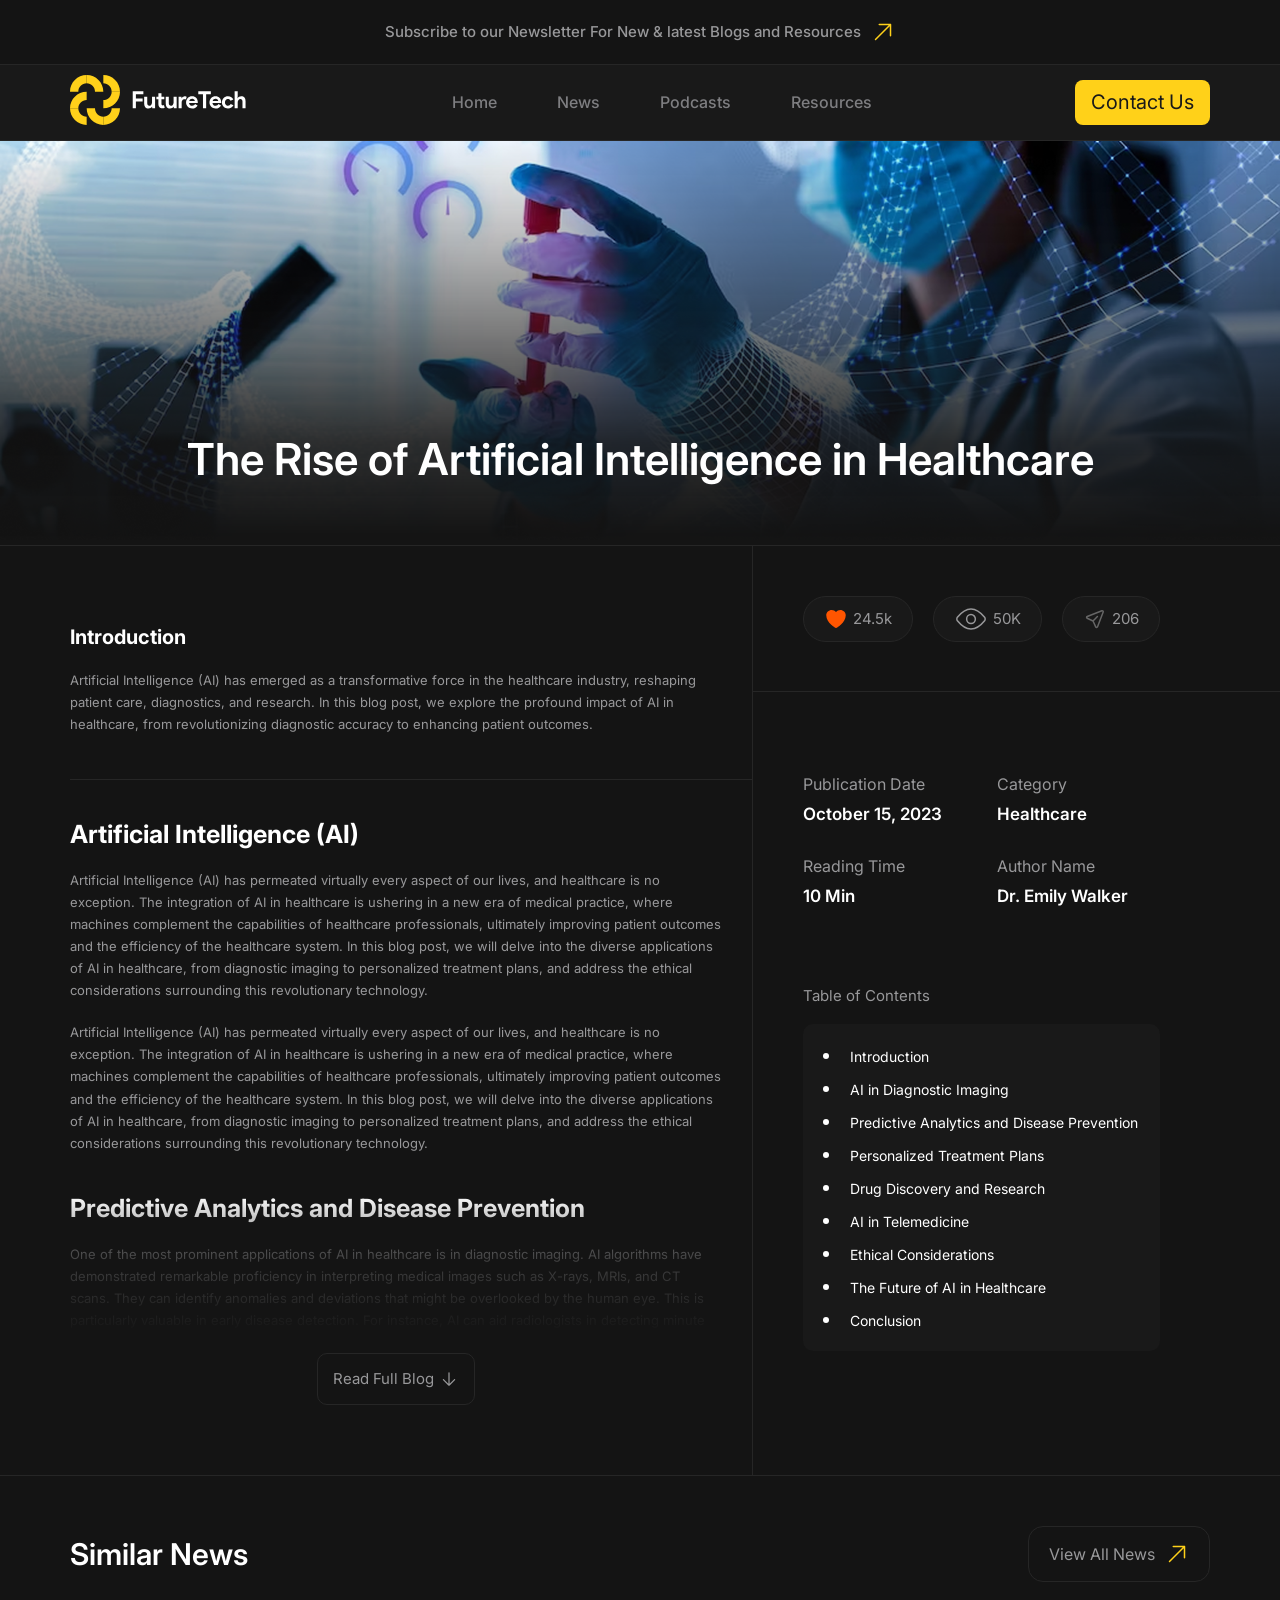
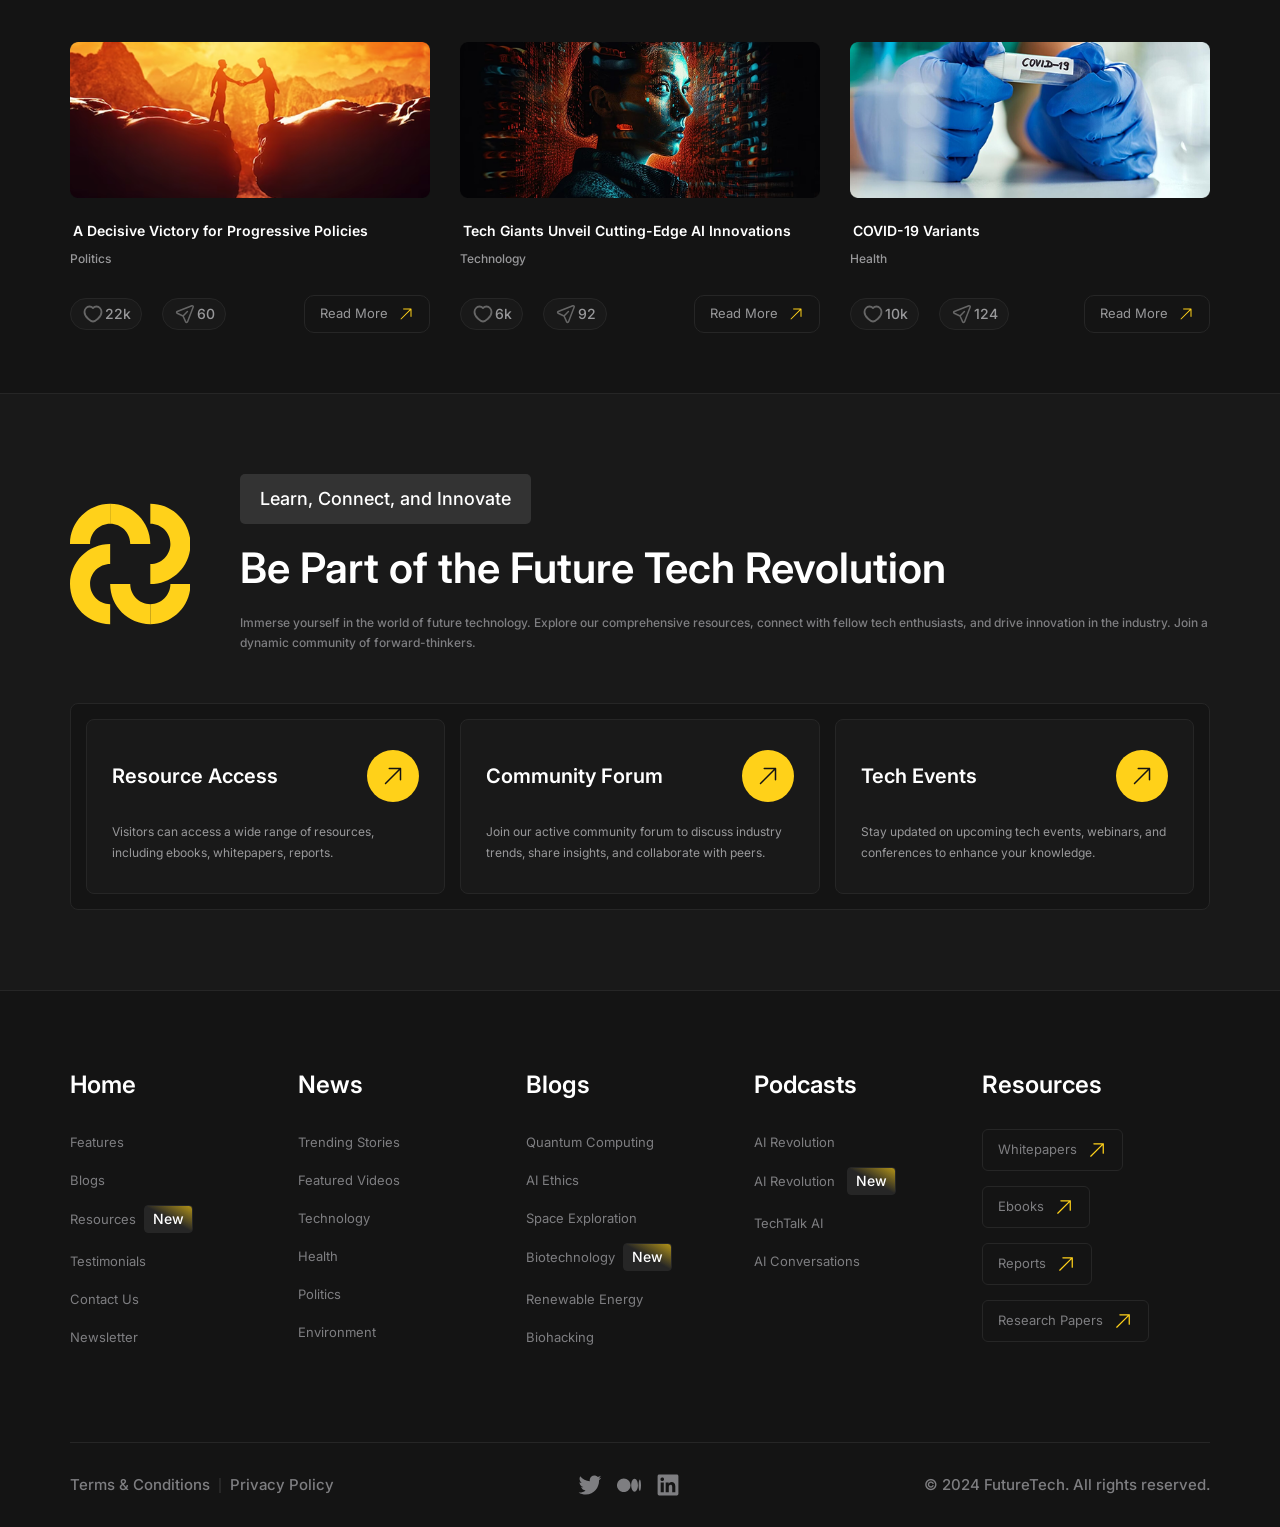
<file: project-four/blog.html>
<!DOCTYPE html>
<html lang="en">
<head>
    <meta charset="UTF-8">
    <meta name="viewport" content="width=device-width, initial-scale=1.0">
    <title>Blog</title>
    <link rel="stylesheet" href="css/all.min.css">
    <link rel="stylesheet" href="css/normalize.css">
    <link rel="stylesheet" href="css/style.css">
    <link rel="preconnect" href="https://fonts.googleapis.com">
    <link rel="preconnect" href="https://fonts.gstatic.com" crossorigin>
    <link href="https://fonts.googleapis.com/css2?family=Cairo:wght@200..1000&family=Cookie&family=Inter:ital,opsz,wght@0,14..32,100..900;1,14..32,100..900&family=Josefin+Sans:ital,wght@0,100..700;1,100..700&family=Open+Sans:ital,wght@0,300..800;1,300..800&family=Playfair:ital,opsz,wght@0,5..1200,300..900;1,5..1200,300..900&family=Public+Sans:ital,wght@0,100..900;1,100..900&family=Raleway:ital,wght@0,100..900;1,100..900&family=Roboto:ital,wght@0,100..900;1,100..900&family=TikTok+Sans:opsz,wght@12..36,300..900&display=swap" rel="stylesheet">
</head>
<body>
    <header>
        <h4><p>Subscribe to our Newsletter For New & latest Blogs and Resources</p>
            <svg width="24" height="24" viewBox="0 0 24 24" fill="none" xmlns="http://www.w3.org/2000/svg">
                <path fill-rule="evenodd" clip-rule="evenodd" d="M8.25 3.75L19.5 3.75C19.6989 3.75 19.8897 3.82902 20.0303 3.96967C20.171 4.11032 20.25 4.30109 20.25 4.5V15.75C20.25 16.1642 19.9142 16.5 19.5 16.5C19.0858 16.5 18.75 16.1642 18.75 15.75V6.31066L5.03033 20.0303C4.73744 20.3232 4.26256 20.3232 3.96967 20.0303C3.67678 19.7374 3.67678 19.2626 3.96967 18.9697L17.6893 5.25L8.25 5.25C7.83579 5.25 7.5 4.91421 7.5 4.5C7.5 4.08579 7.83579 3.75 8.25 3.75Z" fill="#FFD11A"/>
            </svg>
        </h4>
        <nav>
            <div class="container">
                <div class="logo">
                    <svg width="179" height="50" viewBox="0 0 179 50" fill="none" xmlns="http://www.w3.org/2000/svg">
                        <path d="M164.629 16.3636H167.699V21.0746L167.511 23.1605H167.699C168.027 22.6136 168.496 22.1683 169.105 21.8246C169.73 21.4652 170.425 21.2855 171.191 21.2855C172.675 21.2855 173.769 21.723 174.472 22.598C175.191 23.473 175.55 24.6683 175.55 26.184V33.1449H172.48V26.559C172.48 25.7621 172.293 25.1605 171.918 24.7543C171.543 24.3324 171.019 24.1215 170.347 24.1215C169.925 24.1215 169.55 24.2152 169.222 24.4027C168.894 24.5746 168.613 24.8168 168.379 25.1293C168.16 25.4418 167.988 25.809 167.863 26.2308C167.754 26.6371 167.699 27.0746 167.699 27.5433V33.1449H164.629V16.3636Z" fill="white"/>
                        <path d="M163.459 30.2152C162.959 31.184 162.255 31.9808 161.349 32.6058C160.459 33.2152 159.341 33.5199 157.998 33.5199C157.107 33.5199 156.287 33.3715 155.537 33.0746C154.802 32.7621 154.162 32.3324 153.615 31.7855C153.083 31.2386 152.662 30.598 152.349 29.8636C152.052 29.1136 151.904 28.2933 151.904 27.4027C151.904 26.5121 152.052 25.6918 152.349 24.9418C152.662 24.1918 153.083 23.5511 153.615 23.0199C154.162 22.473 154.802 22.0511 155.537 21.7543C156.287 21.4418 157.107 21.2855 157.998 21.2855C159.326 21.2855 160.443 21.5902 161.349 22.1996C162.255 22.809 162.919 23.598 163.341 24.5668L160.529 25.7386C160.263 25.2074 159.919 24.809 159.498 24.5433C159.091 24.2621 158.576 24.1215 157.951 24.1215C157.544 24.1215 157.162 24.1996 156.802 24.3558C156.443 24.5121 156.123 24.7308 155.841 25.0121C155.576 25.2933 155.365 25.6371 155.208 26.0433C155.052 26.4496 154.974 26.9027 154.974 27.4027C154.974 27.9027 155.052 28.3558 155.208 28.7621C155.365 29.1683 155.576 29.5121 155.841 29.7933C156.123 30.0746 156.443 30.2933 156.802 30.4496C157.162 30.6058 157.544 30.684 157.951 30.684C158.591 30.684 159.13 30.5433 159.568 30.2621C160.021 29.9652 160.38 29.5433 160.646 28.9965L163.459 30.2152Z" fill="white"/>
                        <path d="M151 30.3793C150.469 31.3168 149.75 32.0746 148.844 32.6527C147.953 33.2308 146.86 33.5199 145.563 33.5199C144.688 33.5199 143.875 33.3715 143.125 33.0746C142.391 32.7621 141.75 32.3324 141.203 31.7855C140.657 31.2386 140.227 30.598 139.914 29.8636C139.618 29.1136 139.469 28.2933 139.469 27.4027C139.469 26.5746 139.618 25.7933 139.914 25.059C140.211 24.309 140.625 23.6605 141.157 23.1136C141.688 22.5511 142.313 22.1058 143.032 21.7777C143.766 21.4496 144.571 21.2855 145.446 21.2855C146.368 21.2855 147.188 21.4418 147.907 21.7543C148.625 22.0511 149.227 22.473 149.711 23.0199C150.196 23.5511 150.563 24.184 150.813 24.9183C151.063 25.6527 151.188 26.4496 151.188 27.309C151.188 27.4183 151.188 27.5121 151.188 27.5902C151.172 27.684 151.164 27.7699 151.164 27.848C151.149 27.9261 151.141 28.0121 151.141 28.1058H142.493C142.555 28.5746 142.68 28.9808 142.868 29.3246C143.071 29.6527 143.313 29.934 143.594 30.1683C143.891 30.3871 144.211 30.5511 144.555 30.6605C144.899 30.7543 145.25 30.8011 145.61 30.8011C146.313 30.8011 146.891 30.6449 147.344 30.3324C147.813 30.0043 148.18 29.598 148.446 29.1136L151 30.3793ZM148.211 25.9261C148.196 25.723 148.125 25.4965 148 25.2465C147.891 24.9965 147.719 24.7621 147.485 24.5433C147.266 24.3246 146.985 24.1449 146.641 24.0043C146.313 23.8636 145.914 23.7933 145.446 23.7933C144.789 23.7933 144.211 23.9808 143.711 24.3558C143.211 24.7308 142.86 25.2543 142.657 25.9261H148.211Z" fill="white"/>
                        <path d="M132.979 33.1449V19.3636H128.291V16.3636H140.83V19.3636H136.143V33.1449H132.979Z" fill="white"/>
                        <path d="M127.596 30.3793C127.065 31.3168 126.346 32.0746 125.44 32.6527C124.549 33.2308 123.455 33.5199 122.158 33.5199C121.283 33.5199 120.471 33.3715 119.721 33.0746C118.986 32.7621 118.346 32.3324 117.799 31.7855C117.252 31.2386 116.822 30.598 116.51 29.8636C116.213 29.1136 116.065 28.2933 116.065 27.4027C116.065 26.5746 116.213 25.7933 116.51 25.059C116.807 24.309 117.221 23.6605 117.752 23.1136C118.283 22.5511 118.908 22.1058 119.627 21.7777C120.361 21.4496 121.166 21.2855 122.041 21.2855C122.963 21.2855 123.783 21.4418 124.502 21.7543C125.221 22.0511 125.822 22.473 126.307 23.0199C126.791 23.5511 127.158 24.184 127.408 24.9183C127.658 25.6527 127.783 26.4496 127.783 27.309C127.783 27.4183 127.783 27.5121 127.783 27.5902C127.768 27.684 127.76 27.7699 127.76 27.848C127.744 27.9261 127.736 28.0121 127.736 28.1058H119.088C119.151 28.5746 119.276 28.9808 119.463 29.3246C119.666 29.6527 119.908 29.934 120.19 30.1683C120.486 30.3871 120.807 30.5511 121.151 30.6605C121.494 30.7543 121.846 30.8011 122.205 30.8011C122.908 30.8011 123.486 30.6449 123.94 30.3324C124.408 30.0043 124.776 29.598 125.041 29.1136L127.596 30.3793ZM124.807 25.9261C124.791 25.723 124.721 25.4965 124.596 25.2465C124.486 24.9965 124.315 24.7621 124.08 24.5433C123.861 24.3246 123.58 24.1449 123.236 24.0043C122.908 23.8636 122.51 23.7933 122.041 23.7933C121.385 23.7933 120.807 23.9808 120.307 24.3558C119.807 24.7308 119.455 25.2543 119.252 25.9261H124.807Z" fill="white"/>
                        <path d="M108.589 21.6605H111.472V23.2543H111.66C111.8 22.973 111.988 22.7152 112.222 22.4808C112.456 22.2465 112.714 22.0433 112.995 21.8715C113.292 21.6996 113.605 21.5668 113.933 21.473C114.277 21.3793 114.613 21.3324 114.941 21.3324C115.347 21.3324 115.691 21.3715 115.972 21.4496C116.269 21.5277 116.519 21.6293 116.722 21.7543L115.902 24.5433C115.714 24.4496 115.503 24.3793 115.269 24.3324C115.05 24.2699 114.777 24.2386 114.449 24.2386C114.027 24.2386 113.644 24.3246 113.3 24.4965C112.956 24.6527 112.66 24.8793 112.41 25.1761C112.175 25.473 111.988 25.8246 111.847 26.2308C111.722 26.6215 111.66 27.0511 111.66 27.5199V33.1449H108.589V21.6605Z" fill="white"/>
                        <path d="M103.779 31.6449H103.592C103.232 32.223 102.748 32.684 102.139 33.0277C101.529 33.3558 100.834 33.5199 100.053 33.5199C98.5996 33.5199 97.5137 33.0746 96.7949 32.184C96.0918 31.2933 95.7402 30.1058 95.7402 28.6215V21.6605H98.8105V28.2465C98.8105 29.0746 98.9902 29.6918 99.3496 30.098C99.7246 30.4886 100.264 30.684 100.967 30.684C101.389 30.684 101.756 30.598 102.068 30.4261C102.396 30.2386 102.67 29.9965 102.889 29.6996C103.123 29.3871 103.295 29.0277 103.404 28.6215C103.529 28.1996 103.592 27.7543 103.592 27.2855V21.6605H106.662V33.1449H103.779V31.6449Z" fill="white"/>
                        <path d="M88.3958 24.2855H86.3801V21.6605H88.3958V18.1449H91.4661V21.6605H94.2786V24.2855H91.4661V28.7387C91.4661 29.0043 91.4895 29.2543 91.5364 29.4886C91.5989 29.7074 91.7083 29.8949 91.8645 30.0512C92.0833 30.3012 92.3958 30.4262 92.802 30.4262C93.0676 30.4262 93.2786 30.4027 93.4348 30.3558C93.5911 30.2933 93.7395 30.2152 93.8801 30.1215L94.7473 32.8168C94.3879 32.9887 93.9973 33.1137 93.5754 33.1918C93.1692 33.2855 92.7161 33.3324 92.2161 33.3324C91.6379 33.3324 91.1145 33.2465 90.6458 33.0746C90.1926 32.8871 89.8098 32.6371 89.4973 32.3246C88.7629 31.6215 88.3958 30.6215 88.3958 29.3246V24.2855Z" fill="white"/>
                        <path d="M82.2058 31.6449H82.0183C81.6589 32.223 81.1746 32.684 80.5652 33.0277C79.9558 33.3558 79.2605 33.5199 78.4792 33.5199C77.0261 33.5199 75.9402 33.0746 75.2214 32.184C74.5183 31.2933 74.1667 30.1058 74.1667 28.6215V21.6605H77.2371V28.2465C77.2371 29.0746 77.4167 29.6918 77.7761 30.098C78.1511 30.4886 78.6902 30.684 79.3933 30.684C79.8152 30.684 80.1824 30.598 80.4949 30.4261C80.823 30.2386 81.0964 29.9965 81.3152 29.6996C81.5496 29.3871 81.7214 29.0277 81.8308 28.6215C81.9558 28.1996 82.0183 27.7543 82.0183 27.2855V21.6605H85.0886V33.1449H82.2058V31.6449Z" fill="white"/>
                        <path d="M62.7273 16.3636H73.3679V19.3636H65.8914V23.4418H72.6179V26.4418H65.8914V33.1449H62.7273V16.3636Z" fill="white"/>
                        <path d="M33.3333 50V41.6666C37.9444 41.6666 41.6666 37.9444 41.6666 33.3333H49.9999C49.9999 42.5555 42.5277 50 33.3333 50Z" fill="#FFD11A"/>
                        <path d="M33.3333 50V41.6666C28.7222 41.6666 25 37.9444 25 33.3333H16.6666C16.6666 42.5555 24.1388 50 33.3333 50Z" fill="#FFD11A"/>
                        <path d="M0 33.3334H8.33333C8.33333 37.9445 12.0556 41.6667 16.6667 41.6667V50C7.47222 50 0 42.5556 0 33.3334Z" fill="#FFD11A"/>
                        <path d="M0 33.3334H8.33333C8.33333 28.7222 12.0556 25 16.6667 25V16.6667C7.47222 16.6667 0 24.1389 0 33.3334Z" fill="#FFD11A"/>
                        <path d="M16.6667 0V8.33333C12.0556 8.33333 8.33333 12.0556 8.33333 16.6667H0C0 7.47222 7.47222 0 16.6667 0Z" fill="#FFD11A"/>
                        <path d="M16.6666 0V8.33333C21.2777 8.33333 25 12.0556 25 16.6667H33.3333C33.3333 7.47222 25.8611 0 16.6666 0Z" fill="#FFD11A"/>
                        <path d="M50 16.6667H41.6667C41.6667 12.0556 37.9445 8.33333 33.3334 8.33333V0C42.5278 0 50 7.47222 50 16.6667Z" fill="#FFD11A"/>
                        <path d="M50 16.6667H41.6667C41.6667 21.2778 37.9445 25 33.3334 25V33.3334C42.5278 33.3334 50 25.8889 50 16.6667Z" fill="#FFD11A"/>
                    </svg>
                </div>
                <div class="links ">
                    <ul class="list">
                        <li><a href="index.html">Home</a></li>
                        <li><a href="news.html">News</a></li>
                        <li><a href="podcast.html">Podcasts</a></li>
                        <li><a href="resources.html">Resources</a></li>
                    </ul>
                </div>
                <div class="btn ">
                    <a href="contact.html"><button>contact us</button></a>
                </div>
                <div class="icons">
                    <span></span>
                    <span></span>
                    <span></span>
                </div>
            </div>
        </nav>
    </header> 
    <section class="blog">
        <div class="image">
            <img src="imges/blg.png" alt="">
        </div>
        <!-- <h2>The Rise of Artificial Intelligence in Healthcare</h2> -->
        <div class="blog-boxes">
            <div class="container">
                <div class="one-blog">
                    <div class="one-box">
                        <h4>Introduction</h3>
                        <p>Artificial Intelligence (AI) has emerged as a transformative force in the healthcare industry, reshaping patient care, diagnostics, and research. In this blog post, we explore the profound impact of AI in healthcare, 
                            from revolutionizing diagnostic accuracy to enhancing patient outcomes.
                        </p>
                    </div>
                    <div class="two-box">
                        <div class="box">
                            <h3>Artificial Intelligence (AI)</h3>
                            <p>Artificial Intelligence (AI) has permeated virtually every aspect of our lives, and healthcare is no exception. The integration of AI in healthcare is ushering in a new era of medical practice, where machines complement the capabilities of healthcare professionals, ultimately improving patient outcomes and the efficiency of the healthcare system. In this blog post, we will delve into the diverse applications of AI in healthcare, from diagnostic imaging to personalized treatment plans, 
                                and address the ethical considerations surrounding this revolutionary technology.
                            </p>
                            <p>Artificial Intelligence (AI) has permeated virtually every aspect of our lives, and healthcare is no exception. 
                                The integration of AI in healthcare is ushering in a new era of medical practice, where machines complement the capabilities of healthcare professionals, ultimately improving patient outcomes and the efficiency of the healthcare system. In this blog post, we will delve into the diverse applications of AI in healthcare, from diagnostic imaging to personalized treatment plans, 
                                and address the ethical considerations surrounding this revolutionary technology.
                            </p>
                        </div>
                        <div class="box grid">
                            <h3>Predictive Analytics and Disease Prevention</h3>
                            <p>One of the most prominent applications of AI in healthcare is in diagnostic imaging. 
                                AI algorithms have demonstrated remarkable proficiency in interpreting medical images 
                                such as X-rays, MRIs, and CT scans. They can identify anomalies and deviations that might be overlooked by the human eye. 
                                This is particularly valuable in early disease detection. 
                                For instance, AI can aid radiologists in detecting minute irregularities in mammograms or identifying critical findings in chest X-rays, 
                                potentially indicative of life-threatening conditions.
                            </p>
                            <button class="btn">
                                <p>Read Full Blog</p>
                                <svg width="24" height="24" viewBox="0 0 24 24" fill="none" xmlns="http://www.w3.org/2000/svg">
                                    <path fill-rule="evenodd" clip-rule="evenodd" d="M12 3.75C12.4142 3.75 12.75 4.08579 12.75 4.5L12.75 17.6893L18.2197 12.2197C18.5126 11.9268 18.9874 11.9268 19.2803 12.2197C19.5732 12.5126 19.5732 12.9874 19.2803 13.2803L12.5303 20.0303C12.2374 20.3232 11.7626 20.3232 11.4697 20.0303L4.71967 13.2803C4.42678 12.9874 4.42678 12.5126 4.71967 12.2197C5.01256 11.9268 5.48744 11.9268 5.78033 12.2197L11.25 17.6893L11.25 4.5C11.25 4.08579 11.5858 3.75 12 3.75Z" fill="#98989A"/>
                                </svg>
                            </button>
                        </div>
                    </div>
                </div>
                <div class="two-blog">
                    <div class="one-box">
                        <div class="interactive">
                            <a href="#" class="react">
                                <svg width="24" height="24" viewBox="0 0 24 24" fill="none" xmlns="http://www.w3.org/2000/svg">
                                    <path d="M11.645 20.9107L11.6384 20.9072L11.6158 20.8949C11.5965 20.8844 11.5689 20.8693 11.5336 20.8496C11.4629 20.8101 11.3612 20.7524 11.233 20.6769C10.9765 20.5261 10.6132 20.3039 10.1785 20.015C9.31074 19.4381 8.15122 18.5901 6.9886 17.5063C4.68781 15.3615 2.25 12.1751 2.25 8.25C2.25 5.32194 4.7136 3 7.6875 3C9.43638 3 11.0023 3.79909 12 5.0516C12.9977 3.79909 14.5636 3 16.3125 3C19.2864 3 21.75 5.32194 21.75 8.25C21.75 12.1751 19.3122 15.3615 17.0114 17.5063C15.8488 18.5901 14.6893 19.4381 13.8215 20.015C13.3868 20.3039 13.0235 20.5261 12.767 20.6769C12.6388 20.7524 12.5371 20.8101 12.4664 20.8496C12.4311 20.8693 12.4035 20.8844 12.3842 20.8949L12.3616 20.9072L12.355 20.9107L12.3523 20.9121C12.1323 21.0289 11.8677 21.0289 11.6477 20.9121L11.645 20.9107Z" fill="#FF5500"/>
                                </svg>
                                <span>24.5k</span>
                            </a>
                            <a href="#" class="seen">
                                <svg width="34" height="34" viewBox="0 0 34 34" fill="none" xmlns="http://www.w3.org/2000/svg">
                                    <path d="M30.6048 15.339C30.9669 15.7945 31.1673 16.3864 31.1673 17C31.1673 17.6137 30.9669 18.2055 30.6048 18.6611C28.312 21.4625 23.093 26.9167 17.0007 26.9167C10.9083 26.9167 5.6894 21.4625 3.39658 18.6611C3.03444 18.2055 2.83398 17.6137 2.83398 17C2.83398 16.3864 3.03444 15.7945 3.39658 15.339C5.6894 12.5375 10.9083 7.08333 17.0007 7.08333C23.093 7.08333 28.312 12.5375 30.6048 15.339Z" stroke="#98989A" stroke-width="1.5" stroke-linecap="round" stroke-linejoin="round"/>
                                    <path d="M17.0014 21.4072C19.4134 21.4072 21.3687 19.4339 21.3687 16.9998C21.3687 14.5657 19.4134 12.5925 17.0014 12.5925C14.5894 12.5925 12.6341 14.5657 12.6341 16.9998C12.6341 19.4339 14.5894 21.4072 17.0014 21.4072Z" stroke="#98989A" stroke-width="1.5" stroke-linecap="round" stroke-linejoin="round"/>
                                </svg>
                                <span>50K</span>
                            </a>
                            <a href="#" class="share">
                                <svg width="24" height="24" viewBox="0 0 24 24" fill="none" xmlns="http://www.w3.org/2000/svg">
                                    <path d="M10.0384 13.9616L4.1719 11.2951C3.36454 10.9281 3.39898 9.7697 4.22673 9.45134L18.8999 3.80781C19.7087 3.49675 20.5033 4.29139 20.1922 5.10013L14.5487 19.7733C14.2303 20.6011 13.072 20.6355 12.705 19.8281L10.0384 13.9616ZM10.0384 13.9616L14.4231 9.57704" stroke="#666666" stroke-width="1.5" stroke-linecap="round" stroke-linejoin="round"/>
                                </svg>
                                <span>206</span>
                            </a>
                        </div>
                    </div>
                    <div class="two-box">
                        <div class="boxes">
                            <div class="box">
                                <span>Publication Date</span>
                                <h4>October 15, 2023</h4>
                            </div>
                            <div class="box">
                                <span>Category</span>
                                <h4>Healthcare</h4>
                            </div>
                            <div class="box">
                                <span>Reading Time</span>
                                <h4>10 Min</h4>
                            </div>
                            <div class="box">
                                <span>Author Name</span>
                                <h4>Dr. Emily Walker</h4>
                            </div>
                        </div>
                        <div class="list">
                            <p>Table of Contents</p>
                            <ul>
                                <li><a href="#">Introduction</a></li>
                                <li><a href="#">AI in Diagnostic Imaging</a></li>
                                <li><a href="#">Predictive Analytics and Disease Prevention</a></li>
                                <li><a href="#">Personalized Treatment Plans</a></li>
                                <li><a href="#">Drug Discovery and Research</a></li>
                                <li><a href="#">AI in Telemedicine</a></li>
                                <li><a href="#">Ethical Considerations</a></li>
                                <li><a href="#">The Future of AI in Healthcare</a></li>
                                <li><a href="#">Conclusion</a></li>
                            </ul>
                        </div>
                    </div>
                </div>
            </div>
        </div>
    </section>
    <section class="new">
        <div class="blog-head">
            <div class="container">
                <h2>Similar News</h2>
                <a href="#" class="btn">
                    <button>View All News</button>
                    <svg width="24" height="24" viewBox="0 0 24 24" fill="none" xmlns="http://www.w3.org/2000/svg">
                        <path fill-rule="evenodd" clip-rule="evenodd" d="M8.25 3.75L19.5 3.75C19.6989 3.75 19.8897 3.82902 20.0303 3.96967C20.171 4.11032 20.25 4.30109 20.25 4.5V15.75C20.25 16.1642 19.9142 16.5 19.5 16.5C19.0858 16.5 18.75 16.1642 18.75 15.75V6.31066L5.03033 20.0303C4.73744 20.3232 4.26256 20.3232 3.96967 20.0303C3.67678 19.7374 3.67678 19.2626 3.96967 18.9697L17.6893 5.25L8.25 5.25C7.83579 5.25 7.5 4.91421 7.5 4.5C7.5 4.08579 7.83579 3.75 8.25 3.75Z" />
                    </svg>
                </a>
            </div>
        </div>
        <div class="new-boxes">
            <div class="container">
                <div class="new-box">
                    <div class="image">
                        <img src="imges/Imag-1.png" alt="News Image">
                    </div>
                    <h3>A Decisive Victory for Progressive Policies</h3>
                    <p>Politics</p>
                    <div class="reacting">
                        <div class="icons">
                            <div class="react">
                                <svg width="20" height="20" viewBox="0 0 20 20" fill="none" xmlns="http://www.w3.org/2000/svg">
                                    <path d="M10.0003 5.08672C10.5426 4.45703 11.4807 3.75 12.9092 3.75C15.4073 3.75 17.0837 6.07813 17.0837 8.24609C17.0837 12.7781 11.3997 16.25 10.0003 16.25C8.60097 16.25 2.91699 12.7781 2.91699 8.24609C2.91699 6.07813 4.59338 3.75 7.09144 3.75C8.51991 3.75 9.45806 4.45703 10.0003 5.08672Z" stroke="#666666" stroke-width="1.5" stroke-linecap="round" stroke-linejoin="round"/>
                                </svg>
                                <span>22k</span>
                            </div>
                            <div class="share">
                                <svg width="24" height="24" viewBox="0 0 24 24" fill="none" xmlns="http://www.w3.org/2000/svg">
                                    <path d="M10.0384 13.9616L4.1719 11.2951C3.36454 10.9281 3.39898 9.7697 4.22673 9.45134L18.8999 3.80781C19.7087 3.49675 20.5033 4.29139 20.1922 5.10013L14.5487 19.7733C14.2303 20.6011 13.072 20.6355 12.705 19.8281L10.0384 13.9616ZM10.0384 13.9616L14.4231 9.57704" stroke="#666666" stroke-width="1.5" stroke-linecap="round" stroke-linejoin="round"/>
                                </svg>
                                <span>60</span>
                            </div>
                        </div>
                        <div class="btn">
                            <a href="#">
                                <button>Read More</button>
                                <svg width="24" height="24" viewBox="0 0 24 24" fill="none" xmlns="http://www.w3.org/2000/svg">
                                    <path fill-rule="evenodd" clip-rule="evenodd" d="M8.25 3.75L19.5 3.75C19.6989 3.75 19.8897 3.82902 20.0303 3.96967C20.171 4.11032 20.25 4.30109 20.25 4.5V15.75C20.25 16.1642 19.9142 16.5 19.5 16.5C19.0858 16.5 18.75 16.1642 18.75 15.75V6.31066L5.03033 20.0303C4.73744 20.3232 4.26256 20.3232 3.96967 20.0303C3.67678 19.7374 3.67678 19.2626 3.96967 18.9697L17.6893 5.25L8.25 5.25C7.83579 5.25 7.5 4.91421 7.5 4.5C7.5 4.08579 7.83579 3.75 8.25 3.75Z" />
                                </svg>
                            </a>
                        </div>
                    </div>
                </div>
                <div class="new-box">
                    <div class="image">
                        <img src="imges/Imag-2.png" alt="News Image">
                    </div>
                    <h3>Tech Giants Unveil Cutting-Edge AI Innovations</h3>
                    <p>Technology</p>
                    <div class="reacting">
                        <div class="icons">
                            <div class="react">
                                <svg width="20" height="20" viewBox="0 0 20 20" fill="none" xmlns="http://www.w3.org/2000/svg">
                                    <path d="M10.0003 5.08672C10.5426 4.45703 11.4807 3.75 12.9092 3.75C15.4073 3.75 17.0837 6.07813 17.0837 8.24609C17.0837 12.7781 11.3997 16.25 10.0003 16.25C8.60097 16.25 2.91699 12.7781 2.91699 8.24609C2.91699 6.07813 4.59338 3.75 7.09144 3.75C8.51991 3.75 9.45806 4.45703 10.0003 5.08672Z" stroke="#666666" stroke-width="1.5" stroke-linecap="round" stroke-linejoin="round"/>
                                </svg>
                                <span>6k</span>
                            </div>
                            <div class="share">
                                <svg width="24" height="24" viewBox="0 0 24 24" fill="none" xmlns="http://www.w3.org/2000/svg">
                                    <path d="M10.0384 13.9616L4.1719 11.2951C3.36454 10.9281 3.39898 9.7697 4.22673 9.45134L18.8999 3.80781C19.7087 3.49675 20.5033 4.29139 20.1922 5.10013L14.5487 19.7733C14.2303 20.6011 13.072 20.6355 12.705 19.8281L10.0384 13.9616ZM10.0384 13.9616L14.4231 9.57704" stroke="#666666" stroke-width="1.5" stroke-linecap="round" stroke-linejoin="round"/>
                                </svg>
                                <span>92</span>
                            </div>
                        </div>
                        <div class="btn">
                            <a href="#">
                                <button>Read More</button>
                                <svg width="24" height="24" viewBox="0 0 24 24" fill="none" xmlns="http://www.w3.org/2000/svg">
                                    <path fill-rule="evenodd" clip-rule="evenodd" d="M8.25 3.75L19.5 3.75C19.6989 3.75 19.8897 3.82902 20.0303 3.96967C20.171 4.11032 20.25 4.30109 20.25 4.5V15.75C20.25 16.1642 19.9142 16.5 19.5 16.5C19.0858 16.5 18.75 16.1642 18.75 15.75V6.31066L5.03033 20.0303C4.73744 20.3232 4.26256 20.3232 3.96967 20.0303C3.67678 19.7374 3.67678 19.2626 3.96967 18.9697L17.6893 5.25L8.25 5.25C7.83579 5.25 7.5 4.91421 7.5 4.5C7.5 4.08579 7.83579 3.75 8.25 3.75Z" />
                                </svg>
                            </a>
                        </div>
                    </div>
                </div>
                <div class="new-box">
                    <div class="image">
                        <img src="imges/Imag-3.png" alt="News Image">
                    </div>
                    <h3>COVID-19 Variants</h3>
                    <p>Health</p>
                    <div class="reacting">
                        <div class="icons">
                            <div class="react">
                                <svg width="20" height="20" viewBox="0 0 20 20" fill="none" xmlns="http://www.w3.org/2000/svg">
                                    <path d="M10.0003 5.08672C10.5426 4.45703 11.4807 3.75 12.9092 3.75C15.4073 3.75 17.0837 6.07813 17.0837 8.24609C17.0837 12.7781 11.3997 16.25 10.0003 16.25C8.60097 16.25 2.91699 12.7781 2.91699 8.24609C2.91699 6.07813 4.59338 3.75 7.09144 3.75C8.51991 3.75 9.45806 4.45703 10.0003 5.08672Z" stroke="#666666" stroke-width="1.5" stroke-linecap="round" stroke-linejoin="round"/>
                                </svg>
                                <span>10k</span>
                            </div>
                            <div class="share">
                                <svg width="24" height="24" viewBox="0 0 24 24" fill="none" xmlns="http://www.w3.org/2000/svg">
                                    <path d="M10.0384 13.9616L4.1719 11.2951C3.36454 10.9281 3.39898 9.7697 4.22673 9.45134L18.8999 3.80781C19.7087 3.49675 20.5033 4.29139 20.1922 5.10013L14.5487 19.7733C14.2303 20.6011 13.072 20.6355 12.705 19.8281L10.0384 13.9616ZM10.0384 13.9616L14.4231 9.57704" stroke="#666666" stroke-width="1.5" stroke-linecap="round" stroke-linejoin="round"/>
                                </svg>
                                <span>124</span>
                            </div>
                        </div>
                        <div class="btn">
                            <a href="#">
                                <button>Read More</button>
                                <svg width="24" height="24" viewBox="0 0 24 24" fill="none" xmlns="http://www.w3.org/2000/svg">
                                    <path fill-rule="evenodd" clip-rule="evenodd" d="M8.25 3.75L19.5 3.75C19.6989 3.75 19.8897 3.82902 20.0303 3.96967C20.171 4.11032 20.25 4.30109 20.25 4.5V15.75C20.25 16.1642 19.9142 16.5 19.5 16.5C19.0858 16.5 18.75 16.1642 18.75 15.75V6.31066L5.03033 20.0303C4.73744 20.3232 4.26256 20.3232 3.96967 20.0303C3.67678 19.7374 3.67678 19.2626 3.96967 18.9697L17.6893 5.25L8.25 5.25C7.83579 5.25 7.5 4.91421 7.5 4.5C7.5 4.08579 7.83579 3.75 8.25 3.75Z" />
                                </svg>
                            </a>
                        </div>
                    </div>
                </div>
            </div>
        </div>
    </section>
        <section class="revolution">
            <div class="container">
                <div class="box">
                    <svg width="150" height="150" viewBox="0 0 150 150" fill="none" xmlns="http://www.w3.org/2000/svg">
                        <path d="M99.9989 149.999V125C113.832 125 124.999 113.833 124.999 100H149.998C149.998 127.666 127.582 149.999 99.9989 149.999Z" fill="#FFD11A"/>
                        <path d="M99.9991 149.999V125C86.1659 125 74.9993 113.833 74.9993 100H49.9996C49.9996 127.666 72.416 149.999 99.9991 149.999Z" fill="#FFD11A"/>
                        <path d="M0 99.9976H24.9997C24.9997 113.831 36.1662 124.997 49.9994 124.997V149.997C22.4164 149.997 0 127.664 0 99.9976Z" fill="#FFD11A"/>
                        <path d="M0 99.9989H24.9997C24.9997 86.1658 36.1662 74.9992 49.9994 74.9992V49.9995C22.4164 49.9995 0 72.4159 0 99.9989Z" fill="#FFD11A"/>
                        <path d="M49.9994 0V24.9997C36.1662 24.9997 24.9997 36.1662 24.9997 49.9994H0C0 22.4164 22.4164 0 49.9994 0Z" fill="#FFD11A"/>
                        <path d="M49.9995 0V24.9997C63.8327 24.9997 74.9992 36.1662 74.9992 49.9994H99.9989C99.9989 22.4164 77.5825 0 49.9995 0Z" fill="#FFD11A"/>
                        <path d="M149.998 49.9994H124.998C124.998 36.1662 113.832 24.9997 99.9987 24.9997V0C127.582 0 149.998 22.4164 149.998 49.9994Z" fill="#FFD11A"/>
                        <path d="M149.998 49.999H124.998C124.998 63.8322 113.832 74.9987 99.9987 74.9987V99.9984C127.582 99.9984 149.998 77.6654 149.998 49.999Z" fill="#FFD11A"/>
                    </svg>
                    <div class="text">
                        <a href="#"><p>Learn, Connect, and Innovate</p></a>
                        <h2>Be Part of the Future Tech Revolution</h2>
                        <p>Immerse yourself in the world of future technology. Explore our comprehensive resources, connect with fellow tech enthusiasts, and drive innovation in the industry. Join a dynamic community of forward-thinkers.</p>
                    </div>
                </div>
                <div class="rev-boxes">
                    <div class="rev-box">
                        <div class="info">
                            <h3>Resource Access</h3>
                            <svg width="52" height="52" viewBox="0 0 52 52" fill="none" xmlns="http://www.w3.org/2000/svg">
                                <rect width="52" height="52" rx="26" class="gold"/>
                                <path fill-rule="evenodd" clip-rule="evenodd" class="black" d="M22.25 17.75L33.5 17.75C33.6989 17.75 33.8897 17.829 34.0303 17.9697C34.171 18.1103 34.25 18.3011 34.25 18.5V29.75C34.25 30.1642 33.9142 30.5 33.5 30.5C33.0858 30.5 32.75 30.1642 32.75 29.75V20.3107L19.0303 34.0303C18.7374 34.3232 18.2626 34.3232 17.9697 34.0303C17.6768 33.7374 17.6768 33.2626 17.9697 32.9697L31.6893 19.25L22.25 19.25C21.8358 19.25 21.5 18.9142 21.5 18.5C21.5 18.0858 21.8358 17.75 22.25 17.75Z" />
                            </svg>
                        </div>
                        <p>Visitors can access a wide range of resources, including ebooks, whitepapers, reports.</p>
                    </div>
                    <div class="rev-box">
                        <div class="info">
                            <h3>Community Forum</h3>
                            <svg width="52" height="52" viewBox="0 0 52 52" fill="none" xmlns="http://www.w3.org/2000/svg">
                                <rect width="52" height="52" rx="26" class="gold"/>
                                <path fill-rule="evenodd" clip-rule="evenodd" class="black" d="M22.25 17.75L33.5 17.75C33.6989 17.75 33.8897 17.829 34.0303 17.9697C34.171 18.1103 34.25 18.3011 34.25 18.5V29.75C34.25 30.1642 33.9142 30.5 33.5 30.5C33.0858 30.5 32.75 30.1642 32.75 29.75V20.3107L19.0303 34.0303C18.7374 34.3232 18.2626 34.3232 17.9697 34.0303C17.6768 33.7374 17.6768 33.2626 17.9697 32.9697L31.6893 19.25L22.25 19.25C21.8358 19.25 21.5 18.9142 21.5 18.5C21.5 18.0858 21.8358 17.75 22.25 17.75Z" />
                            </svg>
                        </div>
                        <p>Join our active community forum to discuss industry trends, share insights, and collaborate with peers.</p>
                    </div>
                    <div class="rev-box">
                        <div class="info">
                            <h3>Tech Events</h3>
                            <svg width="52" height="52" viewBox="0 0 52 52" fill="none" xmlns="http://www.w3.org/2000/svg">
                                <rect width="52" height="52" rx="26" class="gold"/>
                                <path fill-rule="evenodd" clip-rule="evenodd" class="black" d="M22.25 17.75L33.5 17.75C33.6989 17.75 33.8897 17.829 34.0303 17.9697C34.171 18.1103 34.25 18.3011 34.25 18.5V29.75C34.25 30.1642 33.9142 30.5 33.5 30.5C33.0858 30.5 32.75 30.1642 32.75 29.75V20.3107L19.0303 34.0303C18.7374 34.3232 18.2626 34.3232 17.9697 34.0303C17.6768 33.7374 17.6768 33.2626 17.9697 32.9697L31.6893 19.25L22.25 19.25C21.8358 19.25 21.5 18.9142 21.5 18.5C21.5 18.0858 21.8358 17.75 22.25 17.75Z" />
                            </svg>
                        </div>
                        <p>Stay updated on upcoming tech events, webinars, and conferences to enhance your knowledge.</p>
                    </div>
                </div>
            </div>
        </section>
        <footer>
            <div class="container">
                <div class="top">
                    <div class="block">
                        <div class="box">
                            <h2>Home</h2>
                            <ul class="list">
                                <li><a href="#features">Features</a></li>
                                <li><a href="blog.html">Blogs</a></li>
                                <li><a href="#resources">Resources<span>New</span></a></li>
                                <li><a href="#">Testimonials</a></li>
                                <li><a href="contact.html">Contact Us</a></li>
                                <li><a href="news.html">Newsletter</a></li>
                            </ul>
                        </div>
                        <div class="box">
                            <h2>News</h2>
                            <ul class="list">
                                <li><a href="#">Trending Stories</a></li>
                                <li><a href="news.html#featured-videos">Featured Videos</a></li>
                                <li><a href="#">Technology</a></li>
                                <li><a href="#">Health</a></li>
                                <li><a href="#">Politics</a></li>
                                <li><a href="#">Environment</a></li>
                            </ul>
                        </div>
                    </div>
                    <div class="block">
                        <div class="box">
                            <h2>Blogs</h2>
                            <ul class="list">
                                <li><a href="#">Quantum Computing</a></li>
                                <li><a href="#">AI Ethics</a></li>
                                <li><a href="#">Space Exploration</a></li>
                                <li><a href="#">Biotechnology<span>New</span></a></li>
                                <li><a href="#">Renewable Energy</a></li>
                                <li><a href="#">Biohacking</a></li>
                            </ul>
                        </div>
                        <div class="box">
                            <h2>Podcasts</h2>
                            <ul class="list">
                                <li><a href="#">AI Revolution</a></li>
                                <li><a href="#">AI Revolution <span> New</span></a></li>
                                <li><a href="#">TechTalk AI</a></li>
                                <li><a href="#">AI Conversations</a></li>
                            </ul>
                        </div>
                    </div>
                    <div class="links">
                        <h2>Resources</h2>
                        <ul class="list">
                            <li>
                                <a href="#">
                                    Whitepapers 
                                    <svg width="20" height="20" viewBox="0 0 20 20" fill="none" xmlns="http://www.w3.org/2000/svg">
                                        <path fill-rule="evenodd" clip-rule="evenodd" d="M6.875 3.125L16.25 3.125C16.4158 3.125 16.5747 3.19085 16.6919 3.30806C16.8092 3.42527 16.875 3.58424 16.875 3.75V13.125C16.875 13.4702 16.5952 13.75 16.25 13.75C15.9048 13.75 15.625 13.4702 15.625 13.125V5.25888L4.19194 16.6919C3.94786 16.936 3.55214 16.936 3.30806 16.6919C3.06398 16.4479 3.06398 16.0521 3.30806 15.8081L14.7411 4.375L6.875 4.375C6.52982 4.375 6.25 4.09518 6.25 3.75C6.25 3.40482 6.52982 3.125 6.875 3.125Z" fill="#FFD11A"/>
                                    </svg>
                                </a>
                            </li>
                            <li>
                                <a href="#">
                                    Ebooks 
                                    <svg width="20" height="20" viewBox="0 0 20 20" fill="none" xmlns="http://www.w3.org/2000/svg">
                                        <path fill-rule="evenodd" clip-rule="evenodd" d="M6.875 3.125L16.25 3.125C16.4158 3.125 16.5747 3.19085 16.6919 3.30806C16.8092 3.42527 16.875 3.58424 16.875 3.75V13.125C16.875 13.4702 16.5952 13.75 16.25 13.75C15.9048 13.75 15.625 13.4702 15.625 13.125V5.25888L4.19194 16.6919C3.94786 16.936 3.55214 16.936 3.30806 16.6919C3.06398 16.4479 3.06398 16.0521 3.30806 15.8081L14.7411 4.375L6.875 4.375C6.52982 4.375 6.25 4.09518 6.25 3.75C6.25 3.40482 6.52982 3.125 6.875 3.125Z" fill="#FFD11A"/>
                                    </svg>
                                </a>
                            </li>
                            <li>
                                <a href="#">
                                    Reports
                                    <svg width="20" height="20" viewBox="0 0 20 20" fill="none" xmlns="http://www.w3.org/2000/svg">
                                        <path fill-rule="evenodd" clip-rule="evenodd" d="M6.875 3.125L16.25 3.125C16.4158 3.125 16.5747 3.19085 16.6919 3.30806C16.8092 3.42527 16.875 3.58424 16.875 3.75V13.125C16.875 13.4702 16.5952 13.75 16.25 13.75C15.9048 13.75 15.625 13.4702 15.625 13.125V5.25888L4.19194 16.6919C3.94786 16.936 3.55214 16.936 3.30806 16.6919C3.06398 16.4479 3.06398 16.0521 3.30806 15.8081L14.7411 4.375L6.875 4.375C6.52982 4.375 6.25 4.09518 6.25 3.75C6.25 3.40482 6.52982 3.125 6.875 3.125Z" fill="#FFD11A"/>
                                    </svg>
                                </a>
                            </li>
                            <li>
                                <a href="#">
                                    Research Papers
                                    <svg width="20" height="20" viewBox="0 0 20 20" fill="none" xmlns="http://www.w3.org/2000/svg">
                                        <path fill-rule="evenodd" clip-rule="evenodd" d="M6.875 3.125L16.25 3.125C16.4158 3.125 16.5747 3.19085 16.6919 3.30806C16.8092 3.42527 16.875 3.58424 16.875 3.75V13.125C16.875 13.4702 16.5952 13.75 16.25 13.75C15.9048 13.75 15.625 13.4702 15.625 13.125V5.25888L4.19194 16.6919C3.94786 16.936 3.55214 16.936 3.30806 16.6919C3.06398 16.4479 3.06398 16.0521 3.30806 15.8081L14.7411 4.375L6.875 4.375C6.52982 4.375 6.25 4.09518 6.25 3.75C6.25 3.40482 6.52982 3.125 6.875 3.125Z" fill="#FFD11A"/>
                                    </svg>
                                </a>
                            </li>
                        </ul>
                    </div>
                </div>
                <div class="bottom">
                    <a href="#"><p>Terms & Conditions <span></span> Privacy Policy</p></a>
                    <div class="socials">
                        <svg width="24" height="24" viewBox="0 0 24 24" fill="none" xmlns="http://www.w3.org/2000/svg">
                            <path d="M21.0571 7.18114C21.0664 7.39235 21.0664 7.59395 21.0664 7.80515C21.0756 14.2084 16.3712 21.6004 7.76793 21.6004C5.23048 21.6004 2.73933 20.842 0.600098 19.4212C0.970528 19.4692 1.34096 19.4884 1.71139 19.4884C3.81358 19.4884 5.86021 18.7588 7.51789 17.4052C5.51756 17.3668 3.75802 16.0132 3.14681 14.0356C3.85063 14.1796 4.57296 14.1508 5.25826 13.9492C3.08198 13.5076 1.51691 11.5204 1.50765 9.20675C1.50765 9.18755 1.50765 9.16835 1.50765 9.14915C2.15591 9.52355 2.88751 9.73475 3.62837 9.75395C1.58174 8.33315 0.942746 5.50114 2.18369 3.28353C4.5637 6.31714 8.06427 8.15075 11.8241 8.35235C11.4445 6.67234 11.9631 4.90594 13.1762 3.71553C15.0561 1.88193 18.0196 1.97793 19.7977 3.92673C20.8441 3.71553 21.8535 3.31233 22.7704 2.74593C22.4185 3.86913 21.6869 4.81954 20.7145 5.42434C21.6406 5.30914 22.5481 5.04994 23.4001 4.66594C22.7704 5.64514 21.9739 6.48994 21.0571 7.18114Z" />
                        </svg>
                        <svg width="24" height="24" viewBox="0 0 24 24" fill="none" xmlns="http://www.w3.org/2000/svg">
                            <path d="M13.5374 12.2281C13.5374 15.9988 10.5069 19.0556 6.76883 19.0556C3.03073 19.0556 0 15.9981 0 12.2281C0 8.45806 3.0305 5.40039 6.76883 5.40039C10.5072 5.40039 13.5374 8.45737 13.5374 12.2281Z" />
                            <path d="M20.9627 12.2285C20.9627 15.7778 19.4474 18.6563 17.5783 18.6563C15.7091 18.6563 14.1938 15.7778 14.1938 12.2285C14.1938 8.67922 15.7089 5.80078 17.578 5.80078C19.4472 5.80078 20.9625 8.67829 20.9625 12.2285" />
                            <path d="M24 12.228C24 15.4073 23.4672 17.9862 22.8097 17.9862C22.1522 17.9862 21.6196 15.408 21.6196 12.228C21.6196 9.04797 22.1525 6.46973 22.8097 6.46973C23.467 6.46973 24 9.04774 24 12.228Z" />
                        </svg>
                        <svg width="24" height="24" viewBox="0 0 24 24" fill="none" xmlns="http://www.w3.org/2000/svg">
                            <path d="M20.8647 1.59961H3.13554C2.72832 1.59961 2.33777 1.76138 2.04982 2.04933C1.76187 2.33728 1.6001 2.72783 1.6001 3.13505V20.8642C1.6001 21.2714 1.76187 21.6619 2.04982 21.9499C2.33777 22.2378 2.72832 22.3996 3.13554 22.3996H20.8647C21.2719 22.3996 21.6624 22.2378 21.9504 21.9499C22.2383 21.6619 22.4001 21.2714 22.4001 20.8642V3.13505C22.4001 2.72783 22.2383 2.33728 21.9504 2.04933C21.6624 1.76138 21.2719 1.59961 20.8647 1.59961ZM7.79965 19.3186H4.67243V9.38516H7.79965V19.3186ZM6.23388 8.00861C5.87915 8.00661 5.53296 7.89958 5.239 7.70102C4.94504 7.50246 4.71649 7.22127 4.58219 6.89294C4.44789 6.56461 4.41386 6.20386 4.48439 5.8562C4.55492 5.50855 4.72686 5.18958 4.9785 4.93955C5.23014 4.68952 5.5502 4.51964 5.8983 4.45134C6.2464 4.38304 6.60693 4.41939 6.93439 4.5558C7.26185 4.6922 7.54156 4.92255 7.73823 5.21778C7.9349 5.51301 8.03971 5.85988 8.03943 6.21461C8.04278 6.45211 7.99827 6.68784 7.90857 6.90777C7.81887 7.1277 7.68582 7.32732 7.51733 7.49473C7.34884 7.66215 7.14837 7.79392 6.92787 7.88221C6.70736 7.97049 6.47134 8.01348 6.23388 8.00861ZM19.3263 19.3273H16.2005V13.9005C16.2005 12.3001 15.5202 11.8061 14.642 11.8061C13.7147 11.8061 12.8047 12.5052 12.8047 13.9409V19.3273H9.67743V9.39239H12.6848V10.7689H12.7252C13.0271 10.1579 14.0844 9.11361 15.6979 9.11361C17.4428 9.11361 19.3278 10.1493 19.3278 13.1826L19.3263 19.3273Z" />
                        </svg>
                    </div>
                    <p>© 2024 FutureTech. All rights reserved.</p>
                </div>
            </div>
        </footer>
        <script src="js/main.js"></script>
</body>
</html>
</file>
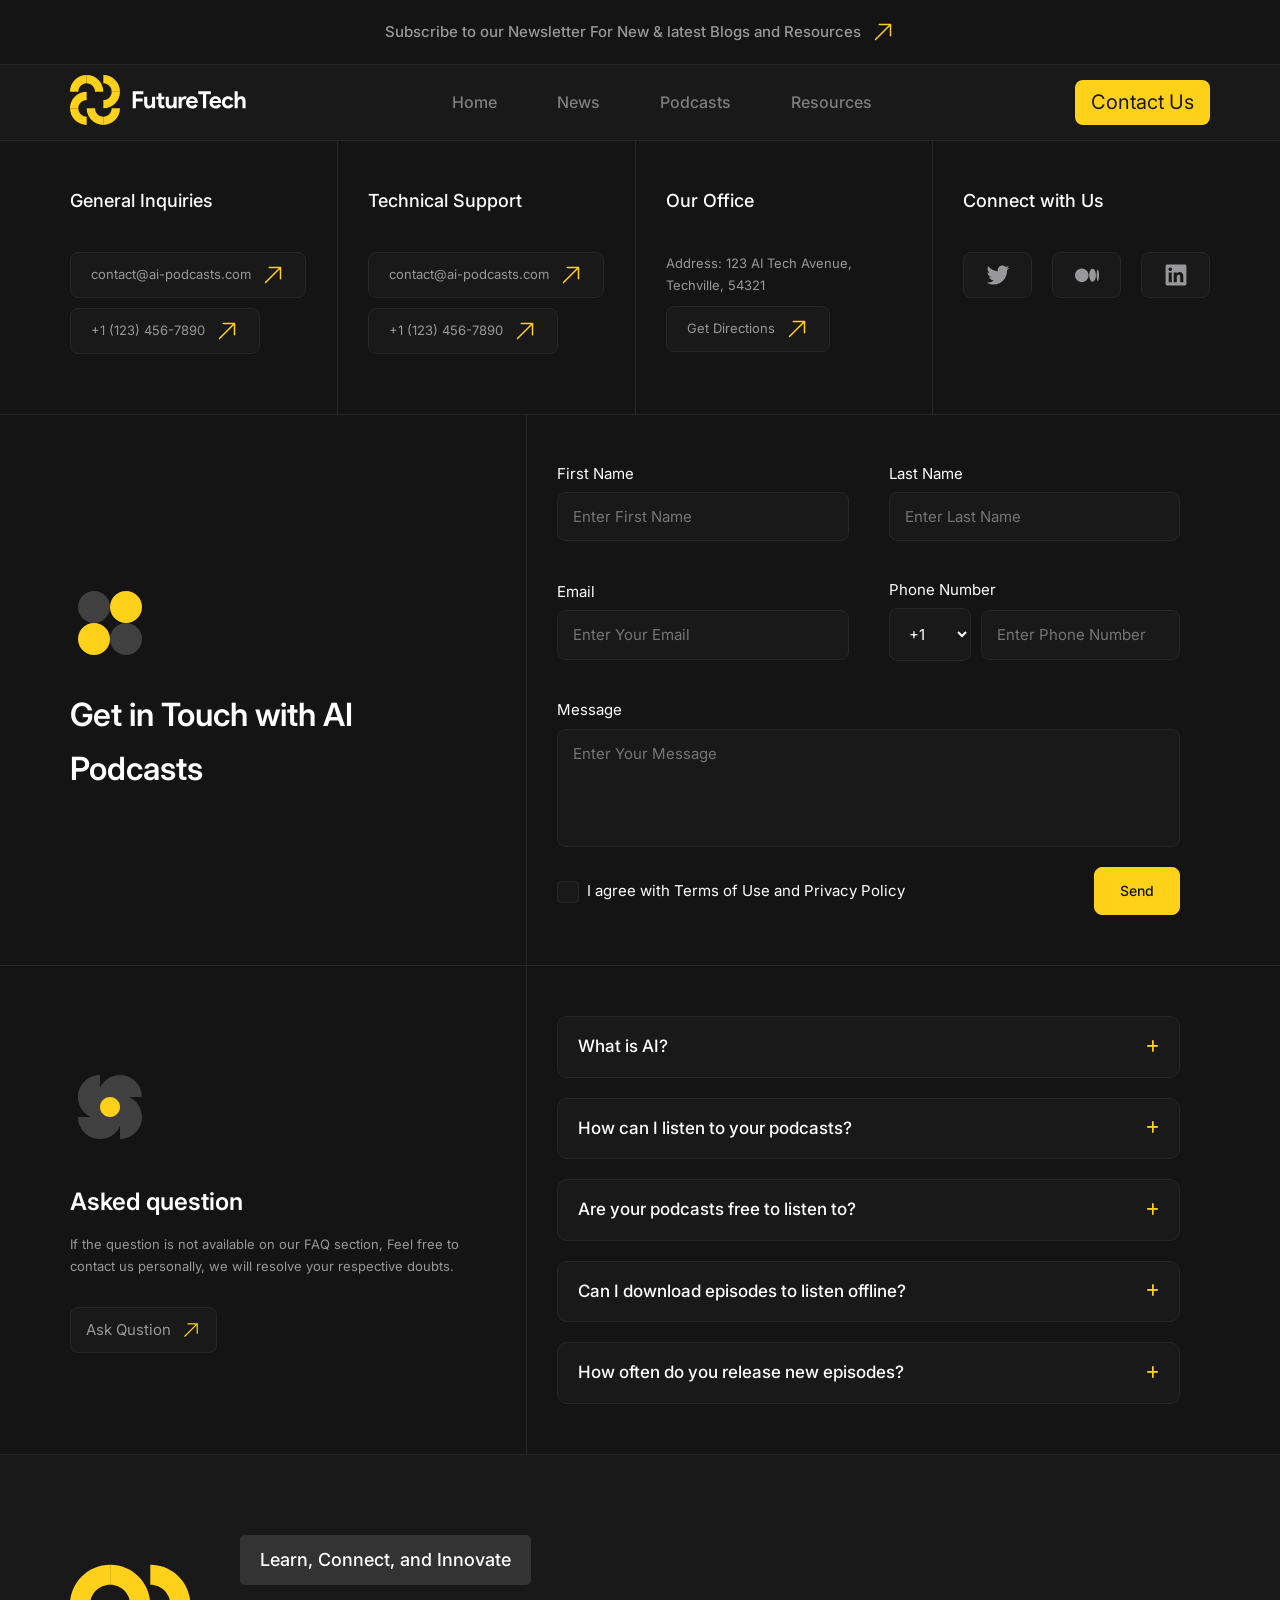
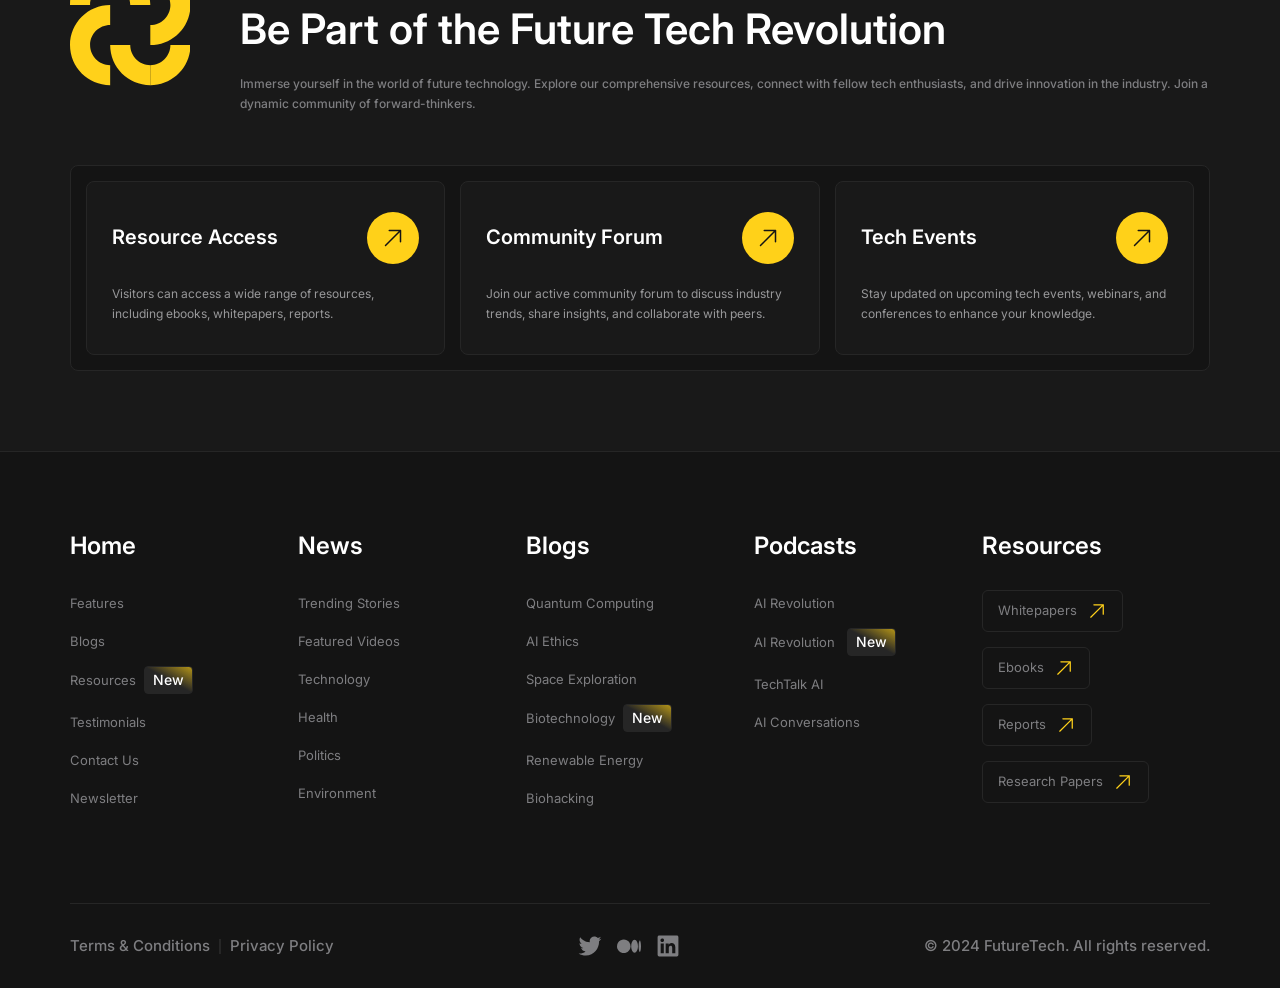
<file: project-four/contact.html>
<!DOCTYPE html>
<html lang="en">
<head>
    <meta charset="UTF-8">
    <meta name="viewport" content="width=device-width, initial-scale=1.0">
    <title>Contact</title>
    <link rel="stylesheet" href="css/all.min.css">
    <link rel="stylesheet" href="css/normalize.css">
    <link rel="stylesheet" href="css/style.css">
    <link rel="preconnect" href="https://fonts.googleapis.com">
    <link rel="preconnect" href="https://fonts.gstatic.com" crossorigin>
    <link href="https://fonts.googleapis.com/css2?family=Cairo:wght@200..1000&family=Cookie&family=Inter:ital,opsz,wght@0,14..32,100..900;1,14..32,100..900&family=Josefin+Sans:ital,wght@0,100..700;1,100..700&family=Open+Sans:ital,wght@0,300..800;1,300..800&family=Playfair:ital,opsz,wght@0,5..1200,300..900;1,5..1200,300..900&family=Public+Sans:ital,wght@0,100..900;1,100..900&family=Raleway:ital,wght@0,100..900;1,100..900&family=Roboto:ital,wght@0,100..900;1,100..900&family=TikTok+Sans:opsz,wght@12..36,300..900&display=swap" rel="stylesheet">
</head>
<body>
    <header>
        <h4><p>Subscribe to our Newsletter For New & latest Blogs and Resources</p>
            <svg width="24" height="24" viewBox="0 0 24 24" fill="none" xmlns="http://www.w3.org/2000/svg">
                <path fill-rule="evenodd" clip-rule="evenodd" d="M8.25 3.75L19.5 3.75C19.6989 3.75 19.8897 3.82902 20.0303 3.96967C20.171 4.11032 20.25 4.30109 20.25 4.5V15.75C20.25 16.1642 19.9142 16.5 19.5 16.5C19.0858 16.5 18.75 16.1642 18.75 15.75V6.31066L5.03033 20.0303C4.73744 20.3232 4.26256 20.3232 3.96967 20.0303C3.67678 19.7374 3.67678 19.2626 3.96967 18.9697L17.6893 5.25L8.25 5.25C7.83579 5.25 7.5 4.91421 7.5 4.5C7.5 4.08579 7.83579 3.75 8.25 3.75Z" fill="#FFD11A"/>
            </svg>
        </h4>
        <nav>
            <div class="container">
                <div class="logo">
                    <svg width="179" height="50" viewBox="0 0 179 50" fill="none" xmlns="http://www.w3.org/2000/svg">
                        <path d="M164.629 16.3636H167.699V21.0746L167.511 23.1605H167.699C168.027 22.6136 168.496 22.1683 169.105 21.8246C169.73 21.4652 170.425 21.2855 171.191 21.2855C172.675 21.2855 173.769 21.723 174.472 22.598C175.191 23.473 175.55 24.6683 175.55 26.184V33.1449H172.48V26.559C172.48 25.7621 172.293 25.1605 171.918 24.7543C171.543 24.3324 171.019 24.1215 170.347 24.1215C169.925 24.1215 169.55 24.2152 169.222 24.4027C168.894 24.5746 168.613 24.8168 168.379 25.1293C168.16 25.4418 167.988 25.809 167.863 26.2308C167.754 26.6371 167.699 27.0746 167.699 27.5433V33.1449H164.629V16.3636Z" fill="white"/>
                        <path d="M163.459 30.2152C162.959 31.184 162.255 31.9808 161.349 32.6058C160.459 33.2152 159.341 33.5199 157.998 33.5199C157.107 33.5199 156.287 33.3715 155.537 33.0746C154.802 32.7621 154.162 32.3324 153.615 31.7855C153.083 31.2386 152.662 30.598 152.349 29.8636C152.052 29.1136 151.904 28.2933 151.904 27.4027C151.904 26.5121 152.052 25.6918 152.349 24.9418C152.662 24.1918 153.083 23.5511 153.615 23.0199C154.162 22.473 154.802 22.0511 155.537 21.7543C156.287 21.4418 157.107 21.2855 157.998 21.2855C159.326 21.2855 160.443 21.5902 161.349 22.1996C162.255 22.809 162.919 23.598 163.341 24.5668L160.529 25.7386C160.263 25.2074 159.919 24.809 159.498 24.5433C159.091 24.2621 158.576 24.1215 157.951 24.1215C157.544 24.1215 157.162 24.1996 156.802 24.3558C156.443 24.5121 156.123 24.7308 155.841 25.0121C155.576 25.2933 155.365 25.6371 155.208 26.0433C155.052 26.4496 154.974 26.9027 154.974 27.4027C154.974 27.9027 155.052 28.3558 155.208 28.7621C155.365 29.1683 155.576 29.5121 155.841 29.7933C156.123 30.0746 156.443 30.2933 156.802 30.4496C157.162 30.6058 157.544 30.684 157.951 30.684C158.591 30.684 159.13 30.5433 159.568 30.2621C160.021 29.9652 160.38 29.5433 160.646 28.9965L163.459 30.2152Z" fill="white"/>
                        <path d="M151 30.3793C150.469 31.3168 149.75 32.0746 148.844 32.6527C147.953 33.2308 146.86 33.5199 145.563 33.5199C144.688 33.5199 143.875 33.3715 143.125 33.0746C142.391 32.7621 141.75 32.3324 141.203 31.7855C140.657 31.2386 140.227 30.598 139.914 29.8636C139.618 29.1136 139.469 28.2933 139.469 27.4027C139.469 26.5746 139.618 25.7933 139.914 25.059C140.211 24.309 140.625 23.6605 141.157 23.1136C141.688 22.5511 142.313 22.1058 143.032 21.7777C143.766 21.4496 144.571 21.2855 145.446 21.2855C146.368 21.2855 147.188 21.4418 147.907 21.7543C148.625 22.0511 149.227 22.473 149.711 23.0199C150.196 23.5511 150.563 24.184 150.813 24.9183C151.063 25.6527 151.188 26.4496 151.188 27.309C151.188 27.4183 151.188 27.5121 151.188 27.5902C151.172 27.684 151.164 27.7699 151.164 27.848C151.149 27.9261 151.141 28.0121 151.141 28.1058H142.493C142.555 28.5746 142.68 28.9808 142.868 29.3246C143.071 29.6527 143.313 29.934 143.594 30.1683C143.891 30.3871 144.211 30.5511 144.555 30.6605C144.899 30.7543 145.25 30.8011 145.61 30.8011C146.313 30.8011 146.891 30.6449 147.344 30.3324C147.813 30.0043 148.18 29.598 148.446 29.1136L151 30.3793ZM148.211 25.9261C148.196 25.723 148.125 25.4965 148 25.2465C147.891 24.9965 147.719 24.7621 147.485 24.5433C147.266 24.3246 146.985 24.1449 146.641 24.0043C146.313 23.8636 145.914 23.7933 145.446 23.7933C144.789 23.7933 144.211 23.9808 143.711 24.3558C143.211 24.7308 142.86 25.2543 142.657 25.9261H148.211Z" fill="white"/>
                        <path d="M132.979 33.1449V19.3636H128.291V16.3636H140.83V19.3636H136.143V33.1449H132.979Z" fill="white"/>
                        <path d="M127.596 30.3793C127.065 31.3168 126.346 32.0746 125.44 32.6527C124.549 33.2308 123.455 33.5199 122.158 33.5199C121.283 33.5199 120.471 33.3715 119.721 33.0746C118.986 32.7621 118.346 32.3324 117.799 31.7855C117.252 31.2386 116.822 30.598 116.51 29.8636C116.213 29.1136 116.065 28.2933 116.065 27.4027C116.065 26.5746 116.213 25.7933 116.51 25.059C116.807 24.309 117.221 23.6605 117.752 23.1136C118.283 22.5511 118.908 22.1058 119.627 21.7777C120.361 21.4496 121.166 21.2855 122.041 21.2855C122.963 21.2855 123.783 21.4418 124.502 21.7543C125.221 22.0511 125.822 22.473 126.307 23.0199C126.791 23.5511 127.158 24.184 127.408 24.9183C127.658 25.6527 127.783 26.4496 127.783 27.309C127.783 27.4183 127.783 27.5121 127.783 27.5902C127.768 27.684 127.76 27.7699 127.76 27.848C127.744 27.9261 127.736 28.0121 127.736 28.1058H119.088C119.151 28.5746 119.276 28.9808 119.463 29.3246C119.666 29.6527 119.908 29.934 120.19 30.1683C120.486 30.3871 120.807 30.5511 121.151 30.6605C121.494 30.7543 121.846 30.8011 122.205 30.8011C122.908 30.8011 123.486 30.6449 123.94 30.3324C124.408 30.0043 124.776 29.598 125.041 29.1136L127.596 30.3793ZM124.807 25.9261C124.791 25.723 124.721 25.4965 124.596 25.2465C124.486 24.9965 124.315 24.7621 124.08 24.5433C123.861 24.3246 123.58 24.1449 123.236 24.0043C122.908 23.8636 122.51 23.7933 122.041 23.7933C121.385 23.7933 120.807 23.9808 120.307 24.3558C119.807 24.7308 119.455 25.2543 119.252 25.9261H124.807Z" fill="white"/>
                        <path d="M108.589 21.6605H111.472V23.2543H111.66C111.8 22.973 111.988 22.7152 112.222 22.4808C112.456 22.2465 112.714 22.0433 112.995 21.8715C113.292 21.6996 113.605 21.5668 113.933 21.473C114.277 21.3793 114.613 21.3324 114.941 21.3324C115.347 21.3324 115.691 21.3715 115.972 21.4496C116.269 21.5277 116.519 21.6293 116.722 21.7543L115.902 24.5433C115.714 24.4496 115.503 24.3793 115.269 24.3324C115.05 24.2699 114.777 24.2386 114.449 24.2386C114.027 24.2386 113.644 24.3246 113.3 24.4965C112.956 24.6527 112.66 24.8793 112.41 25.1761C112.175 25.473 111.988 25.8246 111.847 26.2308C111.722 26.6215 111.66 27.0511 111.66 27.5199V33.1449H108.589V21.6605Z" fill="white"/>
                        <path d="M103.779 31.6449H103.592C103.232 32.223 102.748 32.684 102.139 33.0277C101.529 33.3558 100.834 33.5199 100.053 33.5199C98.5996 33.5199 97.5137 33.0746 96.7949 32.184C96.0918 31.2933 95.7402 30.1058 95.7402 28.6215V21.6605H98.8105V28.2465C98.8105 29.0746 98.9902 29.6918 99.3496 30.098C99.7246 30.4886 100.264 30.684 100.967 30.684C101.389 30.684 101.756 30.598 102.068 30.4261C102.396 30.2386 102.67 29.9965 102.889 29.6996C103.123 29.3871 103.295 29.0277 103.404 28.6215C103.529 28.1996 103.592 27.7543 103.592 27.2855V21.6605H106.662V33.1449H103.779V31.6449Z" fill="white"/>
                        <path d="M88.3958 24.2855H86.3801V21.6605H88.3958V18.1449H91.4661V21.6605H94.2786V24.2855H91.4661V28.7387C91.4661 29.0043 91.4895 29.2543 91.5364 29.4886C91.5989 29.7074 91.7083 29.8949 91.8645 30.0512C92.0833 30.3012 92.3958 30.4262 92.802 30.4262C93.0676 30.4262 93.2786 30.4027 93.4348 30.3558C93.5911 30.2933 93.7395 30.2152 93.8801 30.1215L94.7473 32.8168C94.3879 32.9887 93.9973 33.1137 93.5754 33.1918C93.1692 33.2855 92.7161 33.3324 92.2161 33.3324C91.6379 33.3324 91.1145 33.2465 90.6458 33.0746C90.1926 32.8871 89.8098 32.6371 89.4973 32.3246C88.7629 31.6215 88.3958 30.6215 88.3958 29.3246V24.2855Z" fill="white"/>
                        <path d="M82.2058 31.6449H82.0183C81.6589 32.223 81.1746 32.684 80.5652 33.0277C79.9558 33.3558 79.2605 33.5199 78.4792 33.5199C77.0261 33.5199 75.9402 33.0746 75.2214 32.184C74.5183 31.2933 74.1667 30.1058 74.1667 28.6215V21.6605H77.2371V28.2465C77.2371 29.0746 77.4167 29.6918 77.7761 30.098C78.1511 30.4886 78.6902 30.684 79.3933 30.684C79.8152 30.684 80.1824 30.598 80.4949 30.4261C80.823 30.2386 81.0964 29.9965 81.3152 29.6996C81.5496 29.3871 81.7214 29.0277 81.8308 28.6215C81.9558 28.1996 82.0183 27.7543 82.0183 27.2855V21.6605H85.0886V33.1449H82.2058V31.6449Z" fill="white"/>
                        <path d="M62.7273 16.3636H73.3679V19.3636H65.8914V23.4418H72.6179V26.4418H65.8914V33.1449H62.7273V16.3636Z" fill="white"/>
                        <path d="M33.3333 50V41.6666C37.9444 41.6666 41.6666 37.9444 41.6666 33.3333H49.9999C49.9999 42.5555 42.5277 50 33.3333 50Z" fill="#FFD11A"/>
                        <path d="M33.3333 50V41.6666C28.7222 41.6666 25 37.9444 25 33.3333H16.6666C16.6666 42.5555 24.1388 50 33.3333 50Z" fill="#FFD11A"/>
                        <path d="M0 33.3334H8.33333C8.33333 37.9445 12.0556 41.6667 16.6667 41.6667V50C7.47222 50 0 42.5556 0 33.3334Z" fill="#FFD11A"/>
                        <path d="M0 33.3334H8.33333C8.33333 28.7222 12.0556 25 16.6667 25V16.6667C7.47222 16.6667 0 24.1389 0 33.3334Z" fill="#FFD11A"/>
                        <path d="M16.6667 0V8.33333C12.0556 8.33333 8.33333 12.0556 8.33333 16.6667H0C0 7.47222 7.47222 0 16.6667 0Z" fill="#FFD11A"/>
                        <path d="M16.6666 0V8.33333C21.2777 8.33333 25 12.0556 25 16.6667H33.3333C33.3333 7.47222 25.8611 0 16.6666 0Z" fill="#FFD11A"/>
                        <path d="M50 16.6667H41.6667C41.6667 12.0556 37.9445 8.33333 33.3334 8.33333V0C42.5278 0 50 7.47222 50 16.6667Z" fill="#FFD11A"/>
                        <path d="M50 16.6667H41.6667C41.6667 21.2778 37.9445 25 33.3334 25V33.3334C42.5278 33.3334 50 25.8889 50 16.6667Z" fill="#FFD11A"/>
                    </svg>
                </div>
                <div class="links ">
                    <ul class="list">
                        <li><a href="index.html">Home</a></li>
                        <li><a href="news.html">News</a></li>
                        <li><a href="podcast.html">Podcasts</a></li>
                        <li><a href="resources.html">Resources</a></li>
                    </ul>
                </div>
                <div class="btn ">
                    <a href="contact.html"><button>contact us</button></a>
                </div>
                <div class="icons">
                    <span></span>
                    <span></span>
                    <span></span>
                </div>
            </div>
        </nav>
    </header>
    <section class="contact-boxes">
        <div class="container">
            <div class="contact-box">
                <h3>General Inquiries</h3>
                <ul class="list">
                    <li>
                        <a href="#">contact@ai-podcasts.com
                            <svg width="24" height="24" viewBox="0 0 24 24" fill="none" xmlns="http://www.w3.org/2000/svg">
                                <path fill-rule="evenodd" clip-rule="evenodd" d="M8.25 3.75L19.5 3.75C19.6989 3.75 19.8897 3.82902 20.0303 3.96967C20.171 4.11032 20.25 4.30109 20.25 4.5V15.75C20.25 16.1642 19.9142 16.5 19.5 16.5C19.0858 16.5 18.75 16.1642 18.75 15.75V6.31066L5.03033 20.0303C4.73744 20.3232 4.26256 20.3232 3.96967 20.0303C3.67678 19.7374 3.67678 19.2626 3.96967 18.9697L17.6893 5.25L8.25 5.25C7.83579 5.25 7.5 4.91421 7.5 4.5C7.5 4.08579 7.83579 3.75 8.25 3.75Z" />
                            </svg>
                        </a>
                    </li> 
                    <li>
                        <a href="#">+1 (123) 456-7890
                            <svg width="24" height="24" viewBox="0 0 24 24" fill="none" xmlns="http://www.w3.org/2000/svg">
                                <path fill-rule="evenodd" clip-rule="evenodd" d="M8.25 3.75L19.5 3.75C19.6989 3.75 19.8897 3.82902 20.0303 3.96967C20.171 4.11032 20.25 4.30109 20.25 4.5V15.75C20.25 16.1642 19.9142 16.5 19.5 16.5C19.0858 16.5 18.75 16.1642 18.75 15.75V6.31066L5.03033 20.0303C4.73744 20.3232 4.26256 20.3232 3.96967 20.0303C3.67678 19.7374 3.67678 19.2626 3.96967 18.9697L17.6893 5.25L8.25 5.25C7.83579 5.25 7.5 4.91421 7.5 4.5C7.5 4.08579 7.83579 3.75 8.25 3.75Z" />
                            </svg>
                        </a>
                    </li> 
                </ul>
            </div>
            <div class="contact-box">
                <h3>Technical Support</h3>
                <ul class="list">
                    <li>
                        <a href="#">contact@ai-podcasts.com
                            <svg width="24" height="24" viewBox="0 0 24 24" fill="none" xmlns="http://www.w3.org/2000/svg">
                                <path fill-rule="evenodd" clip-rule="evenodd" d="M8.25 3.75L19.5 3.75C19.6989 3.75 19.8897 3.82902 20.0303 3.96967C20.171 4.11032 20.25 4.30109 20.25 4.5V15.75C20.25 16.1642 19.9142 16.5 19.5 16.5C19.0858 16.5 18.75 16.1642 18.75 15.75V6.31066L5.03033 20.0303C4.73744 20.3232 4.26256 20.3232 3.96967 20.0303C3.67678 19.7374 3.67678 19.2626 3.96967 18.9697L17.6893 5.25L8.25 5.25C7.83579 5.25 7.5 4.91421 7.5 4.5C7.5 4.08579 7.83579 3.75 8.25 3.75Z" />
                            </svg>
                        </a>
                    </li> 
                    <li>
                        <a href="#">+1 (123) 456-7890
                            <svg width="24" height="24" viewBox="0 0 24 24" fill="none" xmlns="http://www.w3.org/2000/svg">
                                <path fill-rule="evenodd" clip-rule="evenodd" d="M8.25 3.75L19.5 3.75C19.6989 3.75 19.8897 3.82902 20.0303 3.96967C20.171 4.11032 20.25 4.30109 20.25 4.5V15.75C20.25 16.1642 19.9142 16.5 19.5 16.5C19.0858 16.5 18.75 16.1642 18.75 15.75V6.31066L5.03033 20.0303C4.73744 20.3232 4.26256 20.3232 3.96967 20.0303C3.67678 19.7374 3.67678 19.2626 3.96967 18.9697L17.6893 5.25L8.25 5.25C7.83579 5.25 7.5 4.91421 7.5 4.5C7.5 4.08579 7.83579 3.75 8.25 3.75Z" />
                            </svg>
                        </a>
                    </li> 
                </ul>
            </div>
            <div class="contact-box">
                <h3>Our Office</h3>
                <p>Address: 123 AI Tech Avenue, Techville, 54321</p>
                <ul class="list">
                    <li>
                        <a href="#">Get Directions
                            <svg width="24" height="24" viewBox="0 0 24 24" fill="none" xmlns="http://www.w3.org/2000/svg">
                                <path fill-rule="evenodd" clip-rule="evenodd" d="M8.25 3.75L19.5 3.75C19.6989 3.75 19.8897 3.82902 20.0303 3.96967C20.171 4.11032 20.25 4.30109 20.25 4.5V15.75C20.25 16.1642 19.9142 16.5 19.5 16.5C19.0858 16.5 18.75 16.1642 18.75 15.75V6.31066L5.03033 20.0303C4.73744 20.3232 4.26256 20.3232 3.96967 20.0303C3.67678 19.7374 3.67678 19.2626 3.96967 18.9697L17.6893 5.25L8.25 5.25C7.83579 5.25 7.5 4.91421 7.5 4.5C7.5 4.08579 7.83579 3.75 8.25 3.75Z" />
                            </svg>
                        </a>
                    </li> 
                </ul>
            </div>
            <div class="contact-box">
                <h3>Connect with Us</h3>
                <div class="boxes">
                    <div class="box">
                        <svg width="24" height="24" viewBox="0 0 24 24" fill="none" xmlns="http://www.w3.org/2000/svg">
                            <path d="M21.0571 7.18114C21.0664 7.39235 21.0664 7.59395 21.0664 7.80515C21.0756 14.2084 16.3712 21.6004 7.76793 21.6004C5.23048 21.6004 2.73933 20.842 0.600098 19.4212C0.970528 19.4692 1.34096 19.4884 1.71139 19.4884C3.81358 19.4884 5.86021 18.7588 7.51789 17.4052C5.51756 17.3668 3.75802 16.0132 3.14681 14.0356C3.85063 14.1796 4.57296 14.1508 5.25826 13.9492C3.08198 13.5076 1.51691 11.5204 1.50765 9.20675C1.50765 9.18755 1.50765 9.16835 1.50765 9.14915C2.15591 9.52355 2.88751 9.73475 3.62837 9.75395C1.58174 8.33315 0.942746 5.50114 2.18369 3.28353C4.5637 6.31714 8.06427 8.15075 11.8241 8.35235C11.4445 6.67234 11.9631 4.90594 13.1762 3.71553C15.0561 1.88193 18.0196 1.97793 19.7977 3.92673C20.8441 3.71553 21.8535 3.31233 22.7704 2.74593C22.4185 3.86913 21.6869 4.81954 20.7145 5.42434C21.6406 5.30914 22.5481 5.04994 23.4001 4.66594C22.7704 5.64514 21.9739 6.48994 21.0571 7.18114Z" />
                        </svg>
                    </div>
                    <div class="box">
                        <svg width="24" height="24" viewBox="0 0 24 24" fill="none" xmlns="http://www.w3.org/2000/svg">
                            <path d="M13.5374 12.2281C13.5374 15.9988 10.5069 19.0556 6.76883 19.0556C3.03073 19.0556 0 15.9981 0 12.2281C0 8.45806 3.0305 5.40039 6.76883 5.40039C10.5072 5.40039 13.5374 8.45737 13.5374 12.2281Z" />
                            <path d="M20.9627 12.2285C20.9627 15.7778 19.4474 18.6563 17.5783 18.6563C15.7091 18.6563 14.1938 15.7778 14.1938 12.2285C14.1938 8.67922 15.7089 5.80078 17.578 5.80078C19.4472 5.80078 20.9625 8.67829 20.9625 12.2285" />
                            <path d="M24 12.228C24 15.4073 23.4672 17.9862 22.8097 17.9862C22.1522 17.9862 21.6196 15.408 21.6196 12.228C21.6196 9.04797 22.1525 6.46973 22.8097 6.46973C23.467 6.46973 24 9.04774 24 12.228Z" />
                        </svg>
                    </div>
                    <div class="box">
                        <svg width="24" height="24" viewBox="0 0 24 24" fill="none" xmlns="http://www.w3.org/2000/svg">
                            <path d="M20.8647 1.59961H3.13554C2.72832 1.59961 2.33777 1.76138 2.04982 2.04933C1.76187 2.33728 1.6001 2.72783 1.6001 3.13505V20.8642C1.6001 21.2714 1.76187 21.6619 2.04982 21.9499C2.33777 22.2378 2.72832 22.3996 3.13554 22.3996H20.8647C21.2719 22.3996 21.6624 22.2378 21.9504 21.9499C22.2383 21.6619 22.4001 21.2714 22.4001 20.8642V3.13505C22.4001 2.72783 22.2383 2.33728 21.9504 2.04933C21.6624 1.76138 21.2719 1.59961 20.8647 1.59961ZM7.79965 19.3186H4.67243V9.38516H7.79965V19.3186ZM6.23388 8.00861C5.87915 8.00661 5.53296 7.89958 5.239 7.70102C4.94504 7.50246 4.71649 7.22127 4.58219 6.89294C4.44789 6.56461 4.41386 6.20386 4.48439 5.8562C4.55492 5.50855 4.72686 5.18958 4.9785 4.93955C5.23014 4.68952 5.5502 4.51964 5.8983 4.45134C6.2464 4.38304 6.60693 4.41939 6.93439 4.5558C7.26185 4.6922 7.54156 4.92255 7.73823 5.21778C7.9349 5.51301 8.03971 5.85988 8.03943 6.21461C8.04278 6.45211 7.99827 6.68784 7.90857 6.90777C7.81887 7.1277 7.68582 7.32732 7.51733 7.49473C7.34884 7.66215 7.14837 7.79392 6.92787 7.88221C6.70736 7.97049 6.47134 8.01348 6.23388 8.00861ZM19.3263 19.3273H16.2005V13.9005C16.2005 12.3001 15.5202 11.8061 14.642 11.8061C13.7147 11.8061 12.8047 12.5052 12.8047 13.9409V19.3273H9.67743V9.39239H12.6848V10.7689H12.7252C13.0271 10.1579 14.0844 9.11361 15.6979 9.11361C17.4428 9.11361 19.3278 10.1493 19.3278 13.1826L19.3263 19.3273Z" />
                        </svg>
                    </div> 
                </div>
            </div>
        </div>
    </section>
        <section class="contact-block">
                <div class="form-boxes body">
                    <div class="container">
                        <div class="one-box">
                            <svg width="80" height="80" viewBox="0 0 80 80" fill="none" xmlns="http://www.w3.org/2000/svg">
                                <path d="M40 24C40 32.8366 32.8366 40 24 40C15.1634 40 8 32.8366 8 24C8 15.1634 15.1634 8 24 8C32.8366 8 40 15.1634 40 24Z" fill="#404040"/>
                                <path d="M72 24C72 32.8366 64.8366 40 56 40C47.1634 40 40 32.8366 40 24C40 15.1634 47.1634 8 56 8C64.8366 8 72 15.1634 72 24Z" fill="#FFD11A"/>
                                <path d="M72 56C72 64.8366 64.8366 72 56 72C47.1634 72 40 64.8366 40 56C40 47.1634 47.1634 40 56 40C64.8366 40 72 47.1634 72 56Z" fill="#404040"/>
                                <path d="M40 56C40 64.8366 32.8366 72 24 72C15.1634 72 8 64.8366 8 56C8 47.1634 15.1634 40 24 40C32.8366 40 40 47.1634 40 56Z" fill="#FFD11A"/>
                            </svg>
                            <div class="text">
                                <h3>Get in Touch with AI Podcasts</h3>
                            </div>
                        </div>
                        <div class="form two-box ">
                            <form action="">
                                <div class="input-boxes">
                                    <div class="input-box">
                                        <label for="fname">First Name</label>
                                        <input type="text" id="fname" placeholder="Enter First Name">
                                    </div>
                                    <div class="input-box">
                                        <label for="lname">Last Name</label>
                                        <input type="text" id="lname" placeholder="Enter Last Name">
                                    </div>
                                    <div class="input-box">
                                        <label for="email">Email</label>
                                        <input type="email" id="email" placeholder="Enter Your Email">
                                    </div>
                                    <div class="input-box">
                                        <label for="phone">Phone Number</label>
                                        <div class="phone">
                                            <select name="phoneNum" id="phoneNum">
                                                <option value="+1">+1</option>
                                                <option value="+44">+44</option>
                                                <option value="+91">+91</option>
                                                <option value="+61">+61</option>
                                                <option value="+81">+81</option>
                                            </select>
                                            <input type="tel" id="phone" placeholder="Enter Phone Number">
                                        </div>
                                    </div>
                                    <div class="input-box">
                                        <label for="message">Message</label>
                                        <textarea id="message" rows="5" placeholder="Enter Your Message"></textarea>
                                    </div>
                                </div>
                                <div class="check-box">
                                    <div class="check">
                                        <input type="checkbox" id="subscribe">
                                        <label for="subscribe">I agree with Terms of Use and Privacy Policy</label>
                                    </div>
                                    <button type="submit">Send</button>
                                </div>
                            </form>
                        </div>
                    </div>
                </div>
                <div class="question-boxes body">
                    <div class="container">
                        <div class="one-box">
                            <svg width="80" height="80" viewBox="0 0 80 80" fill="none" xmlns="http://www.w3.org/2000/svg">
                                <path d="M8 29.9995C8 38.8739 13.2545 46.5211 20.8221 49.9995H8C8 62.1498 17.8497 71.9995 30 71.9995C38.8744 71.9995 46.5216 66.745 50 59.1775V71.9995C62.1503 71.9995 72 62.1498 72 49.9995C72 41.1251 66.7455 33.478 59.1779 29.9995H72C72 17.8492 62.1503 7.99951 50 7.99951C41.1256 7.99951 33.4784 13.254 30 20.8216V7.99951C17.8497 7.99951 8 17.8492 8 29.9995Z" fill="#404040"/>
                                <path d="M50 39.9996C50 45.5225 45.5228 49.9996 40 49.9996C34.4772 49.9996 30 45.5225 30 39.9996C30 34.4768 34.4772 29.9996 40 29.9996C45.5228 29.9996 50 34.4768 50 39.9996Z" fill="#FFD11A"/>
                            </svg>
                            <div class="text">
                                <h3>Asked question</h3>
                                <p>If the question is not available on our FAQ section, Feel free to contact us personally, we will resolve your respective doubts. </p>
                            </div>
                            <a class="btn" href="#">
                                <button>Ask Qustion</button>
                                <svg width="24" height="24" viewBox="0 0 24 24" fill="none" xmlns="http://www.w3.org/2000/svg">
                                    <path fill-rule="evenodd" clip-rule="evenodd" d="M8.25 3.75L19.5 3.75C19.6989 3.75 19.8897 3.82902 20.0303 3.96967C20.171 4.11032 20.25 4.30109 20.25 4.5V15.75C20.25 16.1642 19.9142 16.5 19.5 16.5C19.0858 16.5 18.75 16.1642 18.75 15.75V6.31066L5.03033 20.0303C4.73744 20.3232 4.26256 20.3232 3.96967 20.0303C3.67678 19.7374 3.67678 19.2626 3.96967 18.9697L17.6893 5.25L8.25 5.25C7.83579 5.25 7.5 4.91421 7.5 4.5C7.5 4.08579 7.83579 3.75 8.25 3.75Z" />
                                </svg>
                            </a>
                        </div>
                        <div class="two-box question-box">
                            <div class="box">
                                <div class="text">
                                    <h4>What is AI?</h4>
                                    <i class="fa-solid fa-plus"></i>
                                </div>
                                <p>AI stands for Artificial Intelligence, which refers to the simulation of human intelligence in machines. It enables them to perform tasks like problem-solving, learning, and decision-making.</p>
                            </div>
                            <div class="box">
                                <div class="text">
                                    <h4>How can I listen to your podcasts?</h4>
                                    <i class="fa-solid fa-plus"></i>
                                </div>
                                <p>AI stands for Artificial Intelligence, which refers to the simulation of human intelligence in machines. It enables them to perform tasks like problem-solving, learning, and decision-making.</p>
                            </div>
                            <div class="box">
                                <div class="text">
                                    <h4>Are your podcasts free to listen to?</h4>
                                    <i class="fa-solid fa-plus"></i>
                                </div>
                                <p>AI stands for Artificial Intelligence, which refers to the simulation of human intelligence in machines. It enables them to perform tasks like problem-solving, learning, and decision-making.</p>
                            </div>
                            <div class="box">
                                <div class="text">
                                    <h4>Can I download episodes to listen offline?</h4>
                                    <i class="fa-solid fa-plus"></i>
                                </div>
                                <p>AI stands for Artificial Intelligence, which refers to the simulation of human intelligence in machines. It enables them to perform tasks like problem-solving, learning, and decision-making.</p>
                            </div>
                            <div class="box">
                                <div class="text">
                                    <h4>How often do you release new episodes?</h4>
                                    <i class="fa-solid fa-plus"></i>
                                </div>
                                <p>AI stands for Artificial Intelligence, which refers to the simulation of human intelligence in machines. It enables them to perform tasks like problem-solving, learning, and decision-making.</p>
                            </div>
                        </div>
                    </div>
                </div>
        </section>
        <section class="revolution">
            <div class="container">
                <div class="box">
                    <svg width="150" height="150" viewBox="0 0 150 150" fill="none" xmlns="http://www.w3.org/2000/svg">
                        <path d="M99.9989 149.999V125C113.832 125 124.999 113.833 124.999 100H149.998C149.998 127.666 127.582 149.999 99.9989 149.999Z" fill="#FFD11A"/>
                        <path d="M99.9991 149.999V125C86.1659 125 74.9993 113.833 74.9993 100H49.9996C49.9996 127.666 72.416 149.999 99.9991 149.999Z" fill="#FFD11A"/>
                        <path d="M0 99.9976H24.9997C24.9997 113.831 36.1662 124.997 49.9994 124.997V149.997C22.4164 149.997 0 127.664 0 99.9976Z" fill="#FFD11A"/>
                        <path d="M0 99.9989H24.9997C24.9997 86.1658 36.1662 74.9992 49.9994 74.9992V49.9995C22.4164 49.9995 0 72.4159 0 99.9989Z" fill="#FFD11A"/>
                        <path d="M49.9994 0V24.9997C36.1662 24.9997 24.9997 36.1662 24.9997 49.9994H0C0 22.4164 22.4164 0 49.9994 0Z" fill="#FFD11A"/>
                        <path d="M49.9995 0V24.9997C63.8327 24.9997 74.9992 36.1662 74.9992 49.9994H99.9989C99.9989 22.4164 77.5825 0 49.9995 0Z" fill="#FFD11A"/>
                        <path d="M149.998 49.9994H124.998C124.998 36.1662 113.832 24.9997 99.9987 24.9997V0C127.582 0 149.998 22.4164 149.998 49.9994Z" fill="#FFD11A"/>
                        <path d="M149.998 49.999H124.998C124.998 63.8322 113.832 74.9987 99.9987 74.9987V99.9984C127.582 99.9984 149.998 77.6654 149.998 49.999Z" fill="#FFD11A"/>
                    </svg>
                    <div class="text">
                        <a href="#"><p>Learn, Connect, and Innovate</p></a>
                        <h2>Be Part of the Future Tech Revolution</h2>
                        <p>Immerse yourself in the world of future technology. Explore our comprehensive resources, connect with fellow tech enthusiasts, and drive innovation in the industry. Join a dynamic community of forward-thinkers.</p>
                    </div>
                </div>
                <div class="rev-boxes">
                    <div class="rev-box">
                        <div class="info">
                            <h3>Resource Access</h3>
                            <svg width="52" height="52" viewBox="0 0 52 52" fill="none" xmlns="http://www.w3.org/2000/svg">
                                <rect width="52" height="52" rx="26" class="gold"/>
                                <path fill-rule="evenodd" clip-rule="evenodd" class="black" d="M22.25 17.75L33.5 17.75C33.6989 17.75 33.8897 17.829 34.0303 17.9697C34.171 18.1103 34.25 18.3011 34.25 18.5V29.75C34.25 30.1642 33.9142 30.5 33.5 30.5C33.0858 30.5 32.75 30.1642 32.75 29.75V20.3107L19.0303 34.0303C18.7374 34.3232 18.2626 34.3232 17.9697 34.0303C17.6768 33.7374 17.6768 33.2626 17.9697 32.9697L31.6893 19.25L22.25 19.25C21.8358 19.25 21.5 18.9142 21.5 18.5C21.5 18.0858 21.8358 17.75 22.25 17.75Z" />
                            </svg>
                        </div>
                        <p>Visitors can access a wide range of resources, including ebooks, whitepapers, reports.</p>
                    </div>
                    <div class="rev-box">
                        <div class="info">
                            <h3>Community Forum</h3>
                            <svg width="52" height="52" viewBox="0 0 52 52" fill="none" xmlns="http://www.w3.org/2000/svg">
                                <rect width="52" height="52" rx="26" class="gold"/>
                                <path fill-rule="evenodd" clip-rule="evenodd" class="black" d="M22.25 17.75L33.5 17.75C33.6989 17.75 33.8897 17.829 34.0303 17.9697C34.171 18.1103 34.25 18.3011 34.25 18.5V29.75C34.25 30.1642 33.9142 30.5 33.5 30.5C33.0858 30.5 32.75 30.1642 32.75 29.75V20.3107L19.0303 34.0303C18.7374 34.3232 18.2626 34.3232 17.9697 34.0303C17.6768 33.7374 17.6768 33.2626 17.9697 32.9697L31.6893 19.25L22.25 19.25C21.8358 19.25 21.5 18.9142 21.5 18.5C21.5 18.0858 21.8358 17.75 22.25 17.75Z" />
                            </svg>
                        </div>
                        <p>Join our active community forum to discuss industry trends, share insights, and collaborate with peers.</p>
                    </div>
                    <div class="rev-box">
                        <div class="info">
                            <h3>Tech Events</h3>
                            <svg width="52" height="52" viewBox="0 0 52 52" fill="none" xmlns="http://www.w3.org/2000/svg">
                                <rect width="52" height="52" rx="26" class="gold"/>
                                <path fill-rule="evenodd" clip-rule="evenodd" class="black" d="M22.25 17.75L33.5 17.75C33.6989 17.75 33.8897 17.829 34.0303 17.9697C34.171 18.1103 34.25 18.3011 34.25 18.5V29.75C34.25 30.1642 33.9142 30.5 33.5 30.5C33.0858 30.5 32.75 30.1642 32.75 29.75V20.3107L19.0303 34.0303C18.7374 34.3232 18.2626 34.3232 17.9697 34.0303C17.6768 33.7374 17.6768 33.2626 17.9697 32.9697L31.6893 19.25L22.25 19.25C21.8358 19.25 21.5 18.9142 21.5 18.5C21.5 18.0858 21.8358 17.75 22.25 17.75Z" />
                            </svg>
                        </div>
                        <p>Stay updated on upcoming tech events, webinars, and conferences to enhance your knowledge.</p>
                    </div>
                </div>
            </div>
        </section>
        <footer>
            <div class="container">
                <div class="top">
                    <div class="block">
                        <div class="box">
                            <h2>Home</h2>
                            <ul class="list">
                                <li><a href="#features">Features</a></li>
                                <li><a href="blog.html">Blogs</a></li>
                                <li><a href="#resources">Resources<span>New</span></a></li>
                                <li><a href="#">Testimonials</a></li>
                                <li><a href="contact.html">Contact Us</a></li>
                                <li><a href="news.html">Newsletter</a></li>
                            </ul>
                        </div>
                        <div class="box">
                            <h2>News</h2>
                            <ul class="list">
                                <li><a href="#">Trending Stories</a></li>
                                <li><a href="news.html#featured-videos">Featured Videos</a></li>
                                <li><a href="#">Technology</a></li>
                                <li><a href="#">Health</a></li>
                                <li><a href="#">Politics</a></li>
                                <li><a href="#">Environment</a></li>
                            </ul>
                        </div>
                    </div>
                    <div class="block">
                        <div class="box">
                            <h2>Blogs</h2>
                            <ul class="list">
                                <li><a href="#">Quantum Computing</a></li>
                                <li><a href="#">AI Ethics</a></li>
                                <li><a href="#">Space Exploration</a></li>
                                <li><a href="#">Biotechnology<span>New</span></a></li>
                                <li><a href="#">Renewable Energy</a></li>
                                <li><a href="#">Biohacking</a></li>
                            </ul>
                        </div>
                        <div class="box">
                            <h2>Podcasts</h2>
                            <ul class="list">
                                <li><a href="#">AI Revolution</a></li>
                                <li><a href="#">AI Revolution <span> New</span></a></li>
                                <li><a href="#">TechTalk AI</a></li>
                                <li><a href="#">AI Conversations</a></li>
                            </ul>
                        </div>
                    </div>
                    <div class="links">
                        <h2>Resources</h2>
                        <ul class="list">
                            <li>
                                <a href="#">
                                    Whitepapers 
                                    <svg width="20" height="20" viewBox="0 0 20 20" fill="none" xmlns="http://www.w3.org/2000/svg">
                                        <path fill-rule="evenodd" clip-rule="evenodd" d="M6.875 3.125L16.25 3.125C16.4158 3.125 16.5747 3.19085 16.6919 3.30806C16.8092 3.42527 16.875 3.58424 16.875 3.75V13.125C16.875 13.4702 16.5952 13.75 16.25 13.75C15.9048 13.75 15.625 13.4702 15.625 13.125V5.25888L4.19194 16.6919C3.94786 16.936 3.55214 16.936 3.30806 16.6919C3.06398 16.4479 3.06398 16.0521 3.30806 15.8081L14.7411 4.375L6.875 4.375C6.52982 4.375 6.25 4.09518 6.25 3.75C6.25 3.40482 6.52982 3.125 6.875 3.125Z" fill="#FFD11A"/>
                                    </svg>
                                </a>
                            </li>
                            <li>
                                <a href="#">
                                    Ebooks 
                                    <svg width="20" height="20" viewBox="0 0 20 20" fill="none" xmlns="http://www.w3.org/2000/svg">
                                        <path fill-rule="evenodd" clip-rule="evenodd" d="M6.875 3.125L16.25 3.125C16.4158 3.125 16.5747 3.19085 16.6919 3.30806C16.8092 3.42527 16.875 3.58424 16.875 3.75V13.125C16.875 13.4702 16.5952 13.75 16.25 13.75C15.9048 13.75 15.625 13.4702 15.625 13.125V5.25888L4.19194 16.6919C3.94786 16.936 3.55214 16.936 3.30806 16.6919C3.06398 16.4479 3.06398 16.0521 3.30806 15.8081L14.7411 4.375L6.875 4.375C6.52982 4.375 6.25 4.09518 6.25 3.75C6.25 3.40482 6.52982 3.125 6.875 3.125Z" fill="#FFD11A"/>
                                    </svg>
                                </a>
                            </li>
                            <li>
                                <a href="#">
                                    Reports
                                    <svg width="20" height="20" viewBox="0 0 20 20" fill="none" xmlns="http://www.w3.org/2000/svg">
                                        <path fill-rule="evenodd" clip-rule="evenodd" d="M6.875 3.125L16.25 3.125C16.4158 3.125 16.5747 3.19085 16.6919 3.30806C16.8092 3.42527 16.875 3.58424 16.875 3.75V13.125C16.875 13.4702 16.5952 13.75 16.25 13.75C15.9048 13.75 15.625 13.4702 15.625 13.125V5.25888L4.19194 16.6919C3.94786 16.936 3.55214 16.936 3.30806 16.6919C3.06398 16.4479 3.06398 16.0521 3.30806 15.8081L14.7411 4.375L6.875 4.375C6.52982 4.375 6.25 4.09518 6.25 3.75C6.25 3.40482 6.52982 3.125 6.875 3.125Z" fill="#FFD11A"/>
                                    </svg>
                                </a>
                            </li>
                            <li>
                                <a href="#">
                                    Research Papers
                                    <svg width="20" height="20" viewBox="0 0 20 20" fill="none" xmlns="http://www.w3.org/2000/svg">
                                        <path fill-rule="evenodd" clip-rule="evenodd" d="M6.875 3.125L16.25 3.125C16.4158 3.125 16.5747 3.19085 16.6919 3.30806C16.8092 3.42527 16.875 3.58424 16.875 3.75V13.125C16.875 13.4702 16.5952 13.75 16.25 13.75C15.9048 13.75 15.625 13.4702 15.625 13.125V5.25888L4.19194 16.6919C3.94786 16.936 3.55214 16.936 3.30806 16.6919C3.06398 16.4479 3.06398 16.0521 3.30806 15.8081L14.7411 4.375L6.875 4.375C6.52982 4.375 6.25 4.09518 6.25 3.75C6.25 3.40482 6.52982 3.125 6.875 3.125Z" fill="#FFD11A"/>
                                    </svg>
                                </a>
                            </li>
                        </ul>
                    </div>
                </div>
                <div class="bottom">
                    <a href="#"><p>Terms & Conditions <span></span> Privacy Policy</p></a>
                    <div class="socials">
                        <svg width="24" height="24" viewBox="0 0 24 24" fill="none" xmlns="http://www.w3.org/2000/svg">
                            <path d="M21.0571 7.18114C21.0664 7.39235 21.0664 7.59395 21.0664 7.80515C21.0756 14.2084 16.3712 21.6004 7.76793 21.6004C5.23048 21.6004 2.73933 20.842 0.600098 19.4212C0.970528 19.4692 1.34096 19.4884 1.71139 19.4884C3.81358 19.4884 5.86021 18.7588 7.51789 17.4052C5.51756 17.3668 3.75802 16.0132 3.14681 14.0356C3.85063 14.1796 4.57296 14.1508 5.25826 13.9492C3.08198 13.5076 1.51691 11.5204 1.50765 9.20675C1.50765 9.18755 1.50765 9.16835 1.50765 9.14915C2.15591 9.52355 2.88751 9.73475 3.62837 9.75395C1.58174 8.33315 0.942746 5.50114 2.18369 3.28353C4.5637 6.31714 8.06427 8.15075 11.8241 8.35235C11.4445 6.67234 11.9631 4.90594 13.1762 3.71553C15.0561 1.88193 18.0196 1.97793 19.7977 3.92673C20.8441 3.71553 21.8535 3.31233 22.7704 2.74593C22.4185 3.86913 21.6869 4.81954 20.7145 5.42434C21.6406 5.30914 22.5481 5.04994 23.4001 4.66594C22.7704 5.64514 21.9739 6.48994 21.0571 7.18114Z" />
                        </svg>
                        <svg width="24" height="24" viewBox="0 0 24 24" fill="none" xmlns="http://www.w3.org/2000/svg">
                            <path d="M13.5374 12.2281C13.5374 15.9988 10.5069 19.0556 6.76883 19.0556C3.03073 19.0556 0 15.9981 0 12.2281C0 8.45806 3.0305 5.40039 6.76883 5.40039C10.5072 5.40039 13.5374 8.45737 13.5374 12.2281Z" />
                            <path d="M20.9627 12.2285C20.9627 15.7778 19.4474 18.6563 17.5783 18.6563C15.7091 18.6563 14.1938 15.7778 14.1938 12.2285C14.1938 8.67922 15.7089 5.80078 17.578 5.80078C19.4472 5.80078 20.9625 8.67829 20.9625 12.2285" />
                            <path d="M24 12.228C24 15.4073 23.4672 17.9862 22.8097 17.9862C22.1522 17.9862 21.6196 15.408 21.6196 12.228C21.6196 9.04797 22.1525 6.46973 22.8097 6.46973C23.467 6.46973 24 9.04774 24 12.228Z" />
                        </svg>
                        <svg width="24" height="24" viewBox="0 0 24 24" fill="none" xmlns="http://www.w3.org/2000/svg">
                            <path d="M20.8647 1.59961H3.13554C2.72832 1.59961 2.33777 1.76138 2.04982 2.04933C1.76187 2.33728 1.6001 2.72783 1.6001 3.13505V20.8642C1.6001 21.2714 1.76187 21.6619 2.04982 21.9499C2.33777 22.2378 2.72832 22.3996 3.13554 22.3996H20.8647C21.2719 22.3996 21.6624 22.2378 21.9504 21.9499C22.2383 21.6619 22.4001 21.2714 22.4001 20.8642V3.13505C22.4001 2.72783 22.2383 2.33728 21.9504 2.04933C21.6624 1.76138 21.2719 1.59961 20.8647 1.59961ZM7.79965 19.3186H4.67243V9.38516H7.79965V19.3186ZM6.23388 8.00861C5.87915 8.00661 5.53296 7.89958 5.239 7.70102C4.94504 7.50246 4.71649 7.22127 4.58219 6.89294C4.44789 6.56461 4.41386 6.20386 4.48439 5.8562C4.55492 5.50855 4.72686 5.18958 4.9785 4.93955C5.23014 4.68952 5.5502 4.51964 5.8983 4.45134C6.2464 4.38304 6.60693 4.41939 6.93439 4.5558C7.26185 4.6922 7.54156 4.92255 7.73823 5.21778C7.9349 5.51301 8.03971 5.85988 8.03943 6.21461C8.04278 6.45211 7.99827 6.68784 7.90857 6.90777C7.81887 7.1277 7.68582 7.32732 7.51733 7.49473C7.34884 7.66215 7.14837 7.79392 6.92787 7.88221C6.70736 7.97049 6.47134 8.01348 6.23388 8.00861ZM19.3263 19.3273H16.2005V13.9005C16.2005 12.3001 15.5202 11.8061 14.642 11.8061C13.7147 11.8061 12.8047 12.5052 12.8047 13.9409V19.3273H9.67743V9.39239H12.6848V10.7689H12.7252C13.0271 10.1579 14.0844 9.11361 15.6979 9.11361C17.4428 9.11361 19.3278 10.1493 19.3278 13.1826L19.3263 19.3273Z" />
                        </svg>
                    </div>
                    <p>© 2024 FutureTech. All rights reserved.</p>
                </div>
            </div>
        </footer>
        <script src="js/main.js"></script>
</body>
</html>
</file>
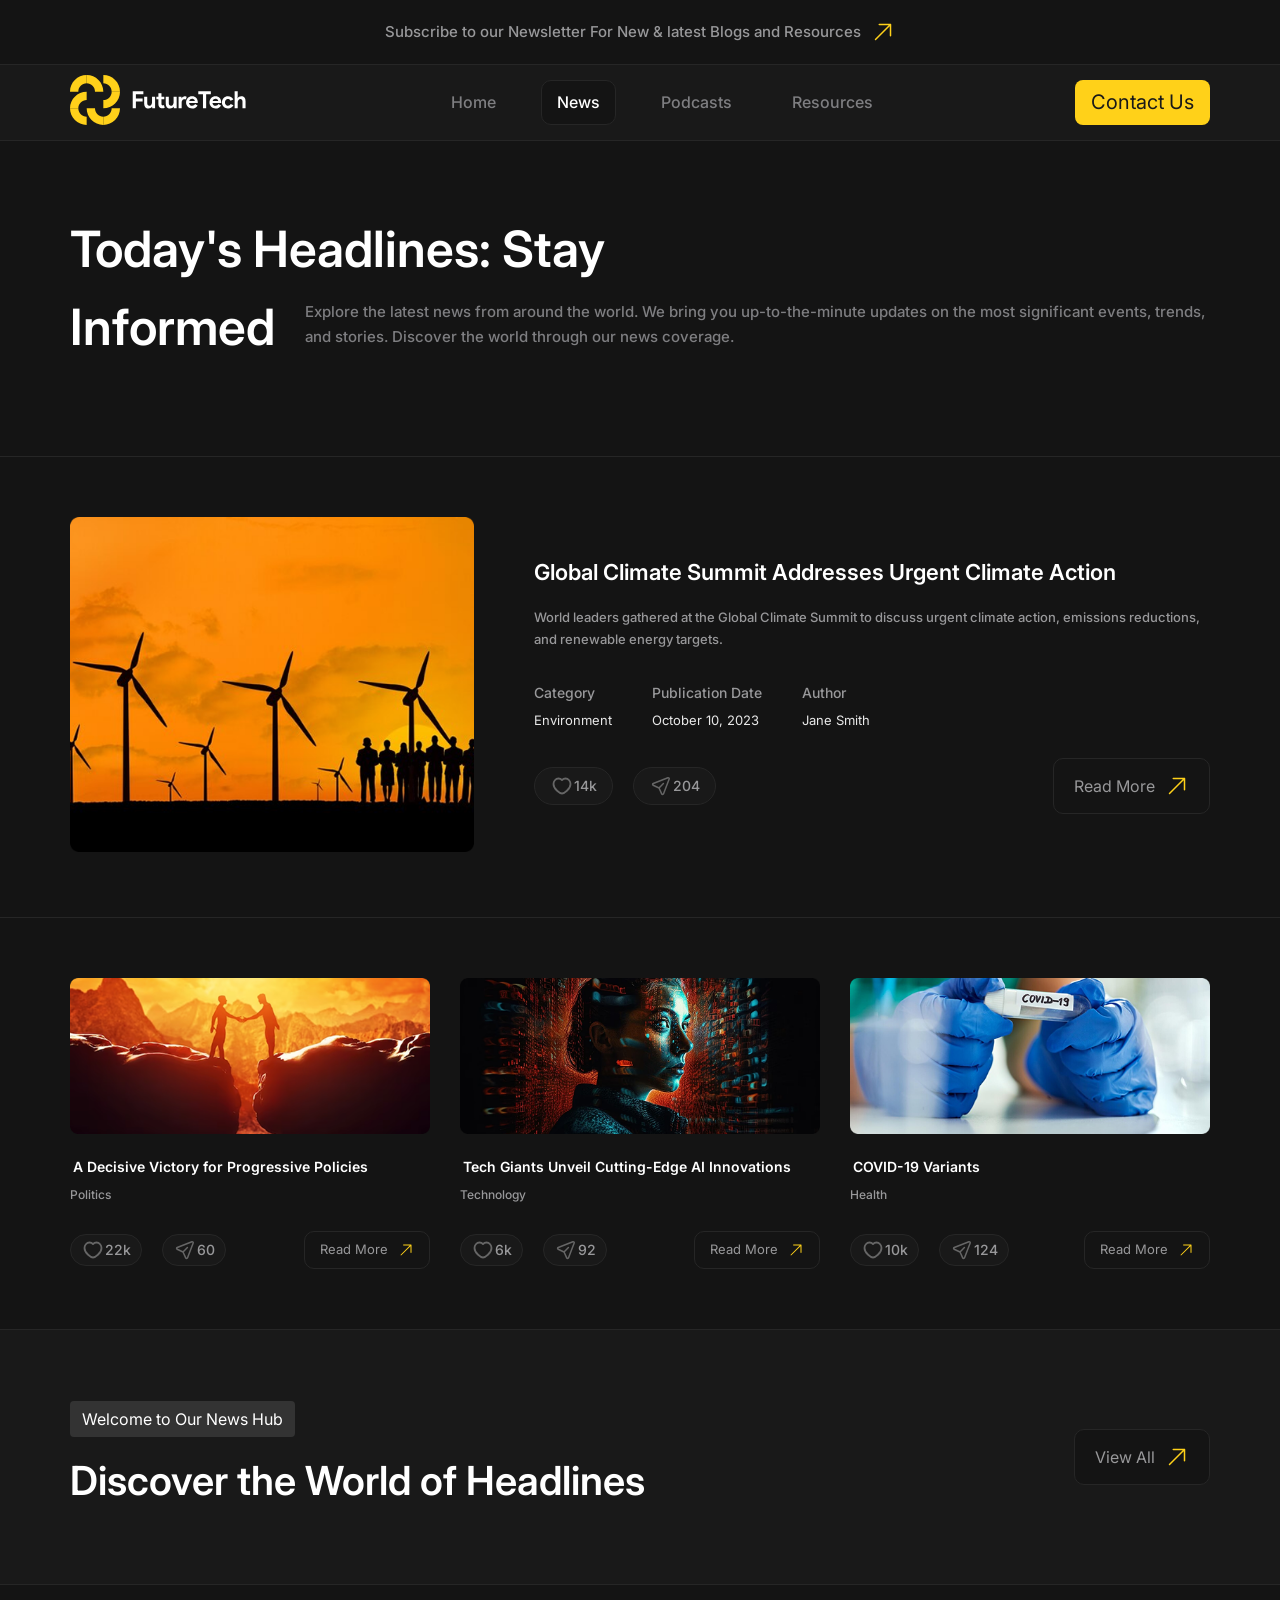
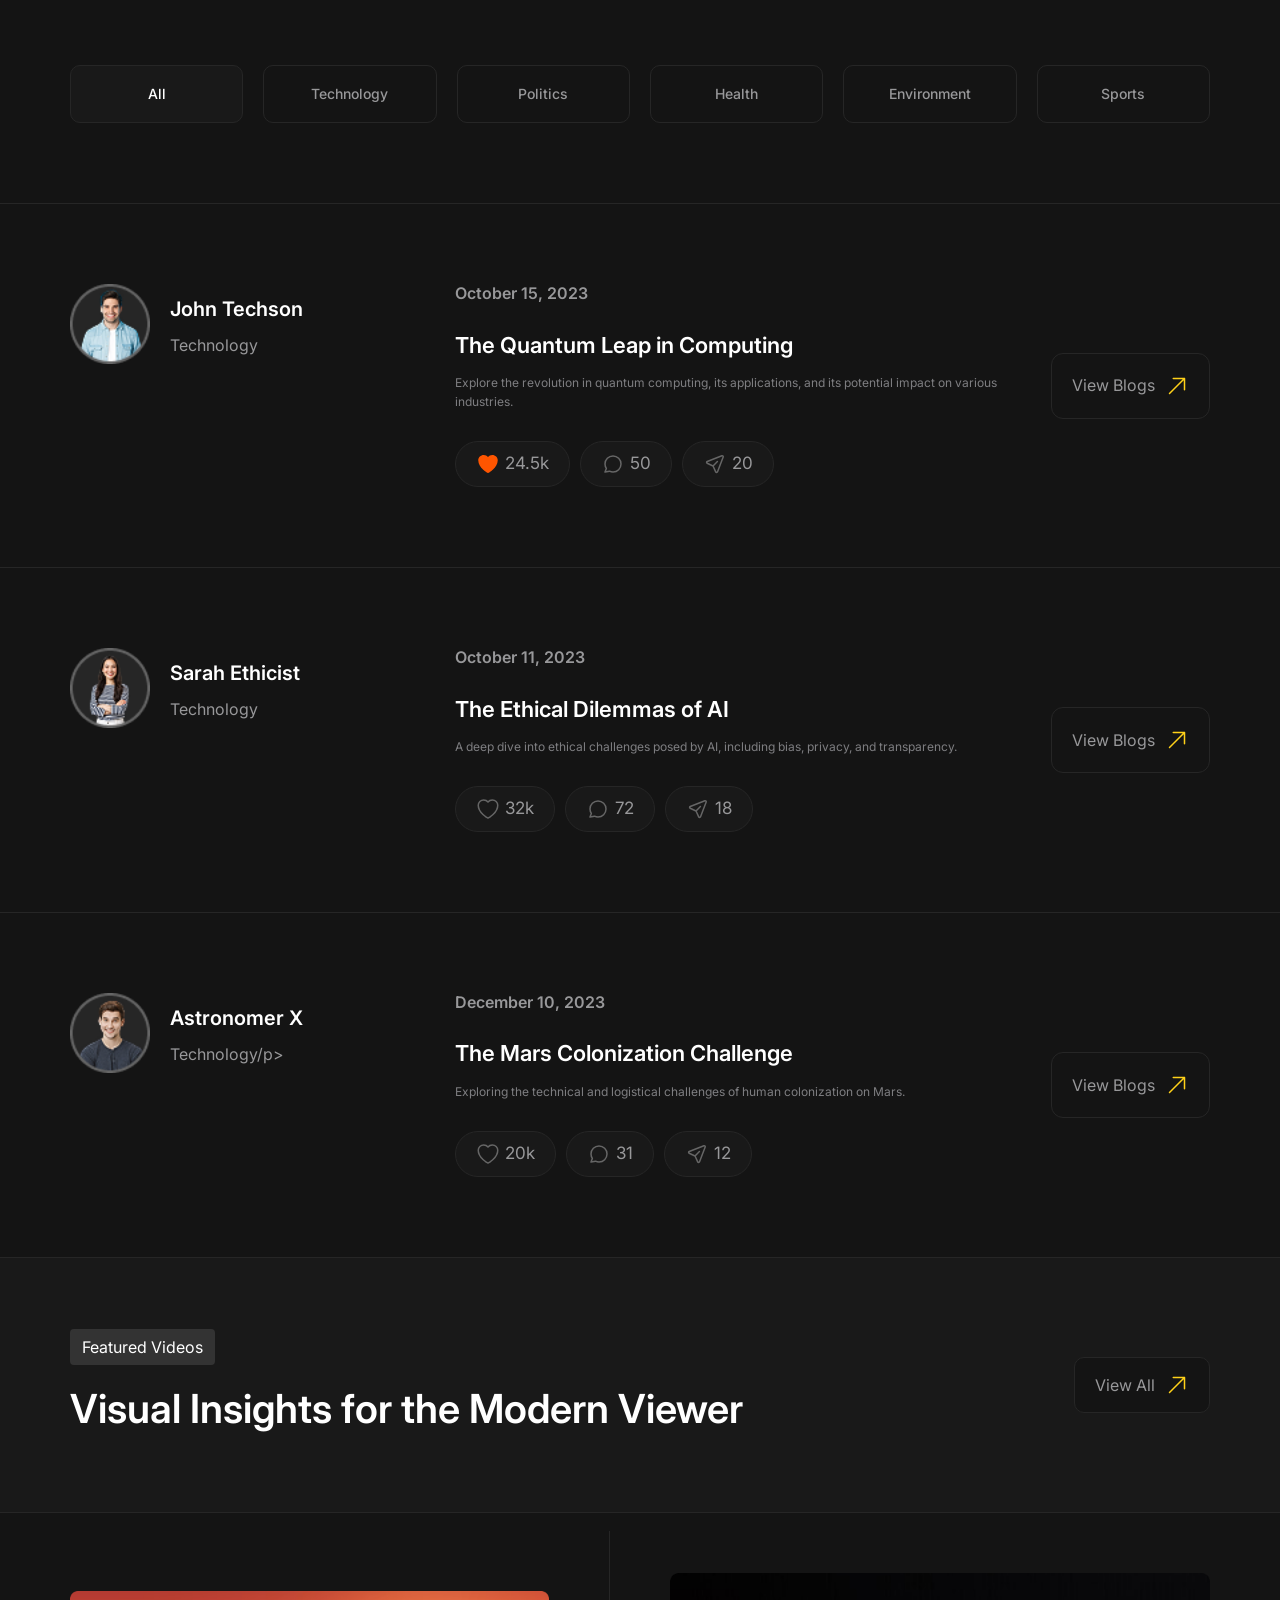
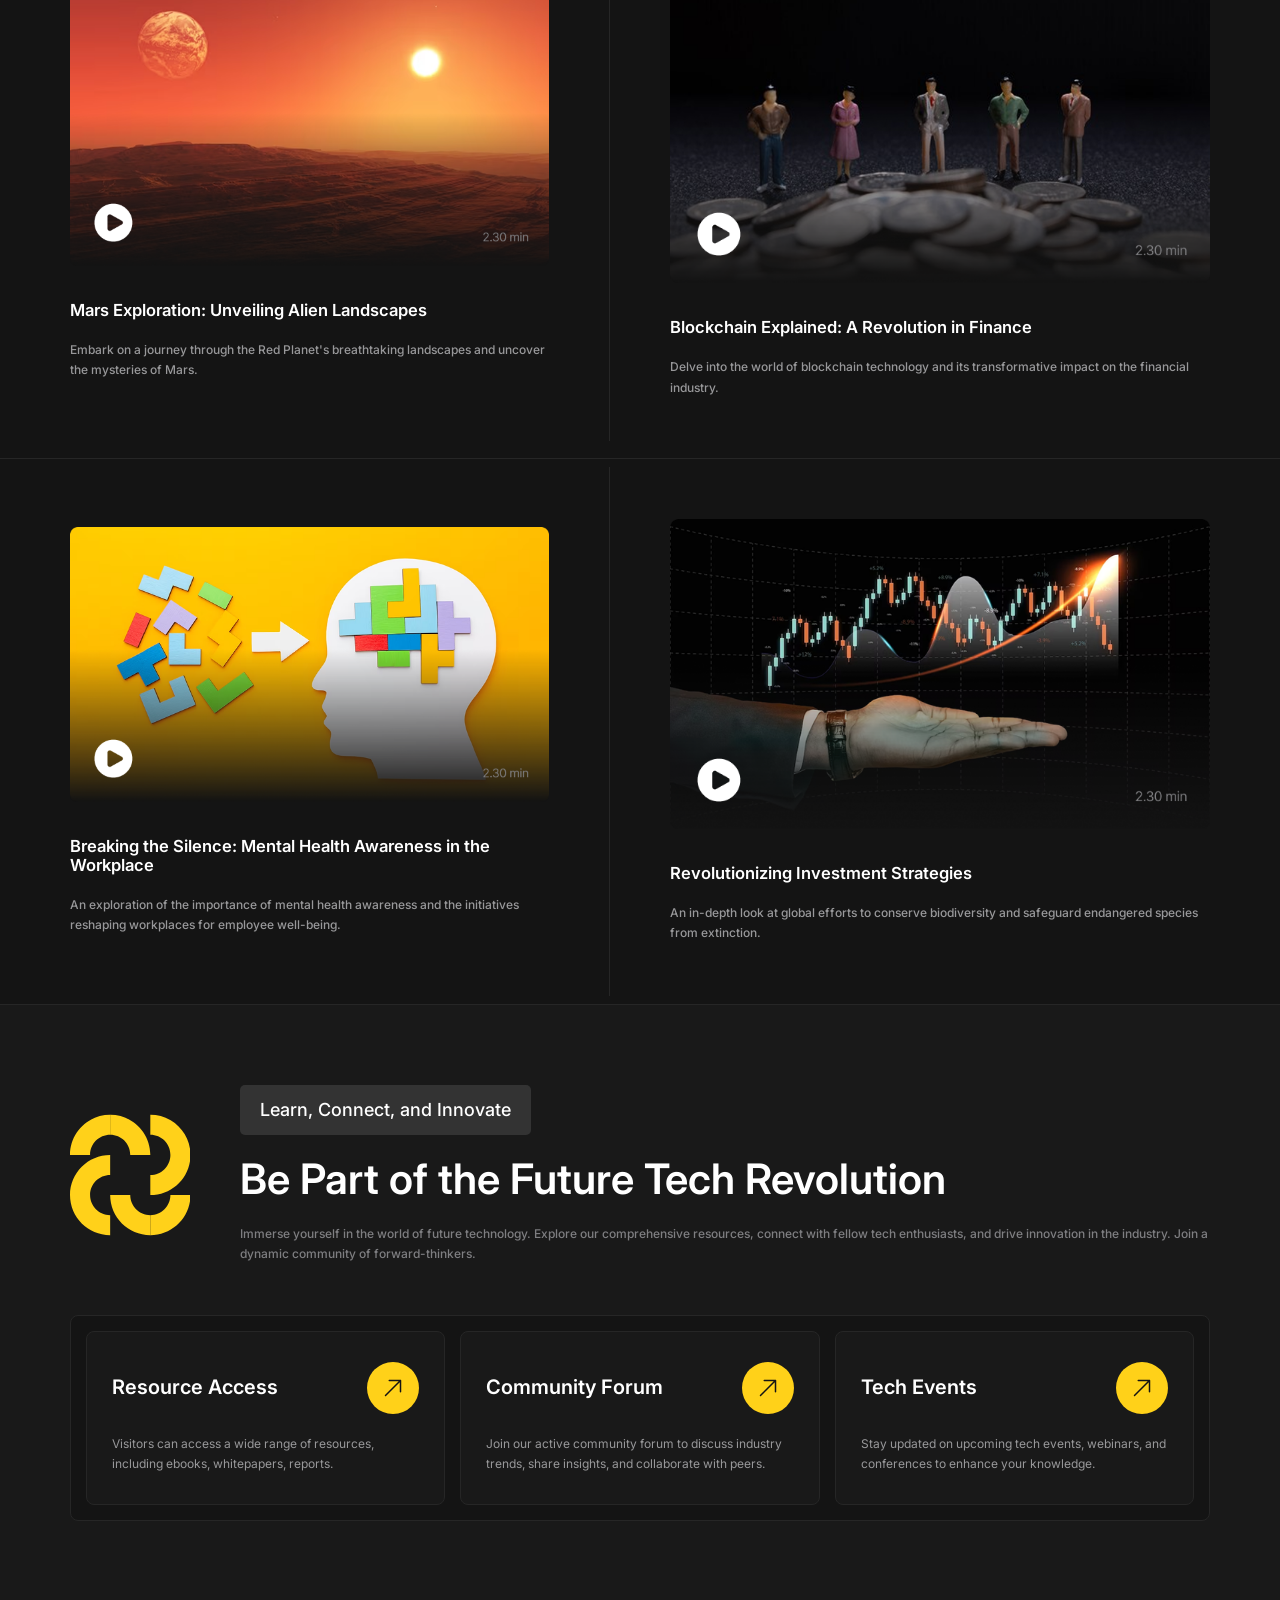
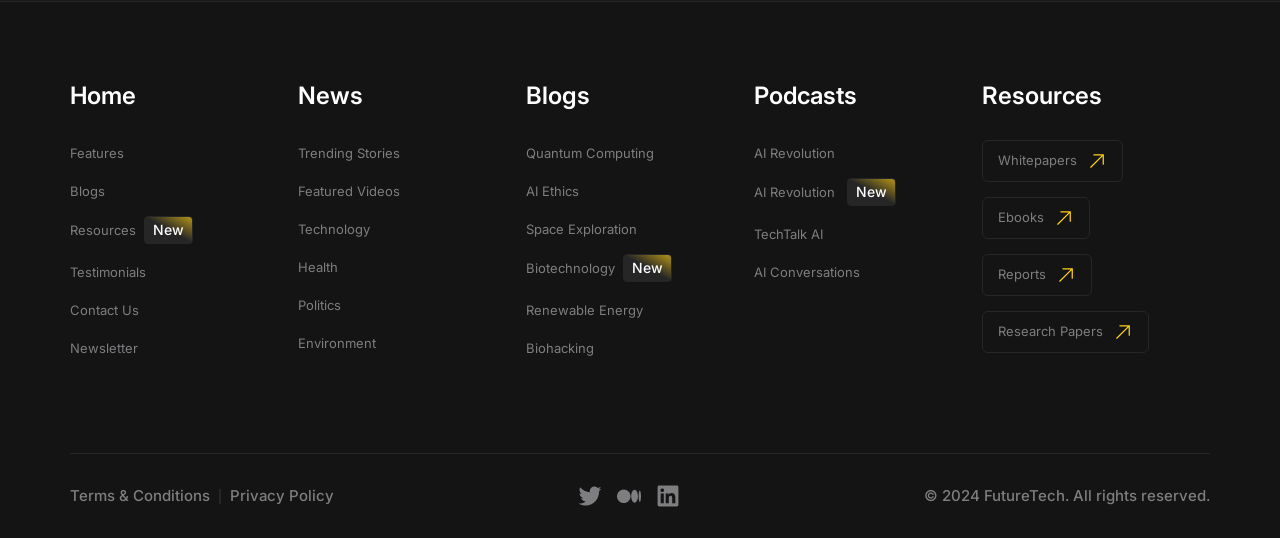
<file: project-four/news.html>
<!DOCTYPE html>
<html lang="en">
<head>
    <meta charset="UTF-8">
    <meta name="viewport" content="width=device-width, initial-scale=1.0">
    <title>News</title>
    <link rel="stylesheet" href="css/all.min.css">
    <link rel="stylesheet" href="css/normalize.css">
    <link rel="stylesheet" href="css/style.css">
    <link rel="preconnect" href="https://fonts.googleapis.com">
    <link rel="preconnect" href="https://fonts.gstatic.com" crossorigin>
    <link href="https://fonts.googleapis.com/css2?family=Cairo:wght@200..1000&family=Cookie&family=Inter:ital,opsz,wght@0,14..32,100..900;1,14..32,100..900&family=Josefin+Sans:ital,wght@0,100..700;1,100..700&family=Open+Sans:ital,wght@0,300..800;1,300..800&family=Playfair:ital,opsz,wght@0,5..1200,300..900;1,5..1200,300..900&family=Public+Sans:ital,wght@0,100..900;1,100..900&family=Raleway:ital,wght@0,100..900;1,100..900&family=Roboto:ital,wght@0,100..900;1,100..900&family=TikTok+Sans:opsz,wght@12..36,300..900&display=swap" rel="stylesheet">
</head>
<body>
    <header>
        <h4><p>Subscribe to our Newsletter For New & latest Blogs and Resources</p>
            <svg width="24" height="24" viewBox="0 0 24 24" fill="none" xmlns="http://www.w3.org/2000/svg">
                <path fill-rule="evenodd" clip-rule="evenodd" d="M8.25 3.75L19.5 3.75C19.6989 3.75 19.8897 3.82902 20.0303 3.96967C20.171 4.11032 20.25 4.30109 20.25 4.5V15.75C20.25 16.1642 19.9142 16.5 19.5 16.5C19.0858 16.5 18.75 16.1642 18.75 15.75V6.31066L5.03033 20.0303C4.73744 20.3232 4.26256 20.3232 3.96967 20.0303C3.67678 19.7374 3.67678 19.2626 3.96967 18.9697L17.6893 5.25L8.25 5.25C7.83579 5.25 7.5 4.91421 7.5 4.5C7.5 4.08579 7.83579 3.75 8.25 3.75Z" fill="#FFD11A"/>
            </svg>
        </h4>
        <nav>
            <div class="container">
                <div class="logo">
                    <svg width="179" height="50" viewBox="0 0 179 50" fill="none" xmlns="http://www.w3.org/2000/svg">
                        <path d="M164.629 16.3636H167.699V21.0746L167.511 23.1605H167.699C168.027 22.6136 168.496 22.1683 169.105 21.8246C169.73 21.4652 170.425 21.2855 171.191 21.2855C172.675 21.2855 173.769 21.723 174.472 22.598C175.191 23.473 175.55 24.6683 175.55 26.184V33.1449H172.48V26.559C172.48 25.7621 172.293 25.1605 171.918 24.7543C171.543 24.3324 171.019 24.1215 170.347 24.1215C169.925 24.1215 169.55 24.2152 169.222 24.4027C168.894 24.5746 168.613 24.8168 168.379 25.1293C168.16 25.4418 167.988 25.809 167.863 26.2308C167.754 26.6371 167.699 27.0746 167.699 27.5433V33.1449H164.629V16.3636Z" fill="white"/>
                        <path d="M163.459 30.2152C162.959 31.184 162.255 31.9808 161.349 32.6058C160.459 33.2152 159.341 33.5199 157.998 33.5199C157.107 33.5199 156.287 33.3715 155.537 33.0746C154.802 32.7621 154.162 32.3324 153.615 31.7855C153.083 31.2386 152.662 30.598 152.349 29.8636C152.052 29.1136 151.904 28.2933 151.904 27.4027C151.904 26.5121 152.052 25.6918 152.349 24.9418C152.662 24.1918 153.083 23.5511 153.615 23.0199C154.162 22.473 154.802 22.0511 155.537 21.7543C156.287 21.4418 157.107 21.2855 157.998 21.2855C159.326 21.2855 160.443 21.5902 161.349 22.1996C162.255 22.809 162.919 23.598 163.341 24.5668L160.529 25.7386C160.263 25.2074 159.919 24.809 159.498 24.5433C159.091 24.2621 158.576 24.1215 157.951 24.1215C157.544 24.1215 157.162 24.1996 156.802 24.3558C156.443 24.5121 156.123 24.7308 155.841 25.0121C155.576 25.2933 155.365 25.6371 155.208 26.0433C155.052 26.4496 154.974 26.9027 154.974 27.4027C154.974 27.9027 155.052 28.3558 155.208 28.7621C155.365 29.1683 155.576 29.5121 155.841 29.7933C156.123 30.0746 156.443 30.2933 156.802 30.4496C157.162 30.6058 157.544 30.684 157.951 30.684C158.591 30.684 159.13 30.5433 159.568 30.2621C160.021 29.9652 160.38 29.5433 160.646 28.9965L163.459 30.2152Z" fill="white"/>
                        <path d="M151 30.3793C150.469 31.3168 149.75 32.0746 148.844 32.6527C147.953 33.2308 146.86 33.5199 145.563 33.5199C144.688 33.5199 143.875 33.3715 143.125 33.0746C142.391 32.7621 141.75 32.3324 141.203 31.7855C140.657 31.2386 140.227 30.598 139.914 29.8636C139.618 29.1136 139.469 28.2933 139.469 27.4027C139.469 26.5746 139.618 25.7933 139.914 25.059C140.211 24.309 140.625 23.6605 141.157 23.1136C141.688 22.5511 142.313 22.1058 143.032 21.7777C143.766 21.4496 144.571 21.2855 145.446 21.2855C146.368 21.2855 147.188 21.4418 147.907 21.7543C148.625 22.0511 149.227 22.473 149.711 23.0199C150.196 23.5511 150.563 24.184 150.813 24.9183C151.063 25.6527 151.188 26.4496 151.188 27.309C151.188 27.4183 151.188 27.5121 151.188 27.5902C151.172 27.684 151.164 27.7699 151.164 27.848C151.149 27.9261 151.141 28.0121 151.141 28.1058H142.493C142.555 28.5746 142.68 28.9808 142.868 29.3246C143.071 29.6527 143.313 29.934 143.594 30.1683C143.891 30.3871 144.211 30.5511 144.555 30.6605C144.899 30.7543 145.25 30.8011 145.61 30.8011C146.313 30.8011 146.891 30.6449 147.344 30.3324C147.813 30.0043 148.18 29.598 148.446 29.1136L151 30.3793ZM148.211 25.9261C148.196 25.723 148.125 25.4965 148 25.2465C147.891 24.9965 147.719 24.7621 147.485 24.5433C147.266 24.3246 146.985 24.1449 146.641 24.0043C146.313 23.8636 145.914 23.7933 145.446 23.7933C144.789 23.7933 144.211 23.9808 143.711 24.3558C143.211 24.7308 142.86 25.2543 142.657 25.9261H148.211Z" fill="white"/>
                        <path d="M132.979 33.1449V19.3636H128.291V16.3636H140.83V19.3636H136.143V33.1449H132.979Z" fill="white"/>
                        <path d="M127.596 30.3793C127.065 31.3168 126.346 32.0746 125.44 32.6527C124.549 33.2308 123.455 33.5199 122.158 33.5199C121.283 33.5199 120.471 33.3715 119.721 33.0746C118.986 32.7621 118.346 32.3324 117.799 31.7855C117.252 31.2386 116.822 30.598 116.51 29.8636C116.213 29.1136 116.065 28.2933 116.065 27.4027C116.065 26.5746 116.213 25.7933 116.51 25.059C116.807 24.309 117.221 23.6605 117.752 23.1136C118.283 22.5511 118.908 22.1058 119.627 21.7777C120.361 21.4496 121.166 21.2855 122.041 21.2855C122.963 21.2855 123.783 21.4418 124.502 21.7543C125.221 22.0511 125.822 22.473 126.307 23.0199C126.791 23.5511 127.158 24.184 127.408 24.9183C127.658 25.6527 127.783 26.4496 127.783 27.309C127.783 27.4183 127.783 27.5121 127.783 27.5902C127.768 27.684 127.76 27.7699 127.76 27.848C127.744 27.9261 127.736 28.0121 127.736 28.1058H119.088C119.151 28.5746 119.276 28.9808 119.463 29.3246C119.666 29.6527 119.908 29.934 120.19 30.1683C120.486 30.3871 120.807 30.5511 121.151 30.6605C121.494 30.7543 121.846 30.8011 122.205 30.8011C122.908 30.8011 123.486 30.6449 123.94 30.3324C124.408 30.0043 124.776 29.598 125.041 29.1136L127.596 30.3793ZM124.807 25.9261C124.791 25.723 124.721 25.4965 124.596 25.2465C124.486 24.9965 124.315 24.7621 124.08 24.5433C123.861 24.3246 123.58 24.1449 123.236 24.0043C122.908 23.8636 122.51 23.7933 122.041 23.7933C121.385 23.7933 120.807 23.9808 120.307 24.3558C119.807 24.7308 119.455 25.2543 119.252 25.9261H124.807Z" fill="white"/>
                        <path d="M108.589 21.6605H111.472V23.2543H111.66C111.8 22.973 111.988 22.7152 112.222 22.4808C112.456 22.2465 112.714 22.0433 112.995 21.8715C113.292 21.6996 113.605 21.5668 113.933 21.473C114.277 21.3793 114.613 21.3324 114.941 21.3324C115.347 21.3324 115.691 21.3715 115.972 21.4496C116.269 21.5277 116.519 21.6293 116.722 21.7543L115.902 24.5433C115.714 24.4496 115.503 24.3793 115.269 24.3324C115.05 24.2699 114.777 24.2386 114.449 24.2386C114.027 24.2386 113.644 24.3246 113.3 24.4965C112.956 24.6527 112.66 24.8793 112.41 25.1761C112.175 25.473 111.988 25.8246 111.847 26.2308C111.722 26.6215 111.66 27.0511 111.66 27.5199V33.1449H108.589V21.6605Z" fill="white"/>
                        <path d="M103.779 31.6449H103.592C103.232 32.223 102.748 32.684 102.139 33.0277C101.529 33.3558 100.834 33.5199 100.053 33.5199C98.5996 33.5199 97.5137 33.0746 96.7949 32.184C96.0918 31.2933 95.7402 30.1058 95.7402 28.6215V21.6605H98.8105V28.2465C98.8105 29.0746 98.9902 29.6918 99.3496 30.098C99.7246 30.4886 100.264 30.684 100.967 30.684C101.389 30.684 101.756 30.598 102.068 30.4261C102.396 30.2386 102.67 29.9965 102.889 29.6996C103.123 29.3871 103.295 29.0277 103.404 28.6215C103.529 28.1996 103.592 27.7543 103.592 27.2855V21.6605H106.662V33.1449H103.779V31.6449Z" fill="white"/>
                        <path d="M88.3958 24.2855H86.3801V21.6605H88.3958V18.1449H91.4661V21.6605H94.2786V24.2855H91.4661V28.7387C91.4661 29.0043 91.4895 29.2543 91.5364 29.4886C91.5989 29.7074 91.7083 29.8949 91.8645 30.0512C92.0833 30.3012 92.3958 30.4262 92.802 30.4262C93.0676 30.4262 93.2786 30.4027 93.4348 30.3558C93.5911 30.2933 93.7395 30.2152 93.8801 30.1215L94.7473 32.8168C94.3879 32.9887 93.9973 33.1137 93.5754 33.1918C93.1692 33.2855 92.7161 33.3324 92.2161 33.3324C91.6379 33.3324 91.1145 33.2465 90.6458 33.0746C90.1926 32.8871 89.8098 32.6371 89.4973 32.3246C88.7629 31.6215 88.3958 30.6215 88.3958 29.3246V24.2855Z" fill="white"/>
                        <path d="M82.2058 31.6449H82.0183C81.6589 32.223 81.1746 32.684 80.5652 33.0277C79.9558 33.3558 79.2605 33.5199 78.4792 33.5199C77.0261 33.5199 75.9402 33.0746 75.2214 32.184C74.5183 31.2933 74.1667 30.1058 74.1667 28.6215V21.6605H77.2371V28.2465C77.2371 29.0746 77.4167 29.6918 77.7761 30.098C78.1511 30.4886 78.6902 30.684 79.3933 30.684C79.8152 30.684 80.1824 30.598 80.4949 30.4261C80.823 30.2386 81.0964 29.9965 81.3152 29.6996C81.5496 29.3871 81.7214 29.0277 81.8308 28.6215C81.9558 28.1996 82.0183 27.7543 82.0183 27.2855V21.6605H85.0886V33.1449H82.2058V31.6449Z" fill="white"/>
                        <path d="M62.7273 16.3636H73.3679V19.3636H65.8914V23.4418H72.6179V26.4418H65.8914V33.1449H62.7273V16.3636Z" fill="white"/>
                        <path d="M33.3333 50V41.6666C37.9444 41.6666 41.6666 37.9444 41.6666 33.3333H49.9999C49.9999 42.5555 42.5277 50 33.3333 50Z" fill="#FFD11A"/>
                        <path d="M33.3333 50V41.6666C28.7222 41.6666 25 37.9444 25 33.3333H16.6666C16.6666 42.5555 24.1388 50 33.3333 50Z" fill="#FFD11A"/>
                        <path d="M0 33.3334H8.33333C8.33333 37.9445 12.0556 41.6667 16.6667 41.6667V50C7.47222 50 0 42.5556 0 33.3334Z" fill="#FFD11A"/>
                        <path d="M0 33.3334H8.33333C8.33333 28.7222 12.0556 25 16.6667 25V16.6667C7.47222 16.6667 0 24.1389 0 33.3334Z" fill="#FFD11A"/>
                        <path d="M16.6667 0V8.33333C12.0556 8.33333 8.33333 12.0556 8.33333 16.6667H0C0 7.47222 7.47222 0 16.6667 0Z" fill="#FFD11A"/>
                        <path d="M16.6666 0V8.33333C21.2777 8.33333 25 12.0556 25 16.6667H33.3333C33.3333 7.47222 25.8611 0 16.6666 0Z" fill="#FFD11A"/>
                        <path d="M50 16.6667H41.6667C41.6667 12.0556 37.9445 8.33333 33.3334 8.33333V0C42.5278 0 50 7.47222 50 16.6667Z" fill="#FFD11A"/>
                        <path d="M50 16.6667H41.6667C41.6667 21.2778 37.9445 25 33.3334 25V33.3334C42.5278 33.3334 50 25.8889 50 16.6667Z" fill="#FFD11A"/>
                    </svg>
                </div>
                <div class="links ">
                    <ul class="list">
                        <li><a href="index.html">Home</a></li>
                        <li class="active"><a href="news.html">News</a></li>
                        <li><a href="podcast.html">Podcasts</a></li>
                        <li><a href="resources.html">Resources</a></li>
                    </ul>
                </div>
                <div class="btn ">
                    <a href="contact.html"><button>contact us</button></a>
                </div>
                <div class="icons">
                    <span></span>
                    <span></span>
                    <span></span>
                </div>
            </div>
        </nav>
    </header>
    <section class="landing-news">
        <div class="container">
            <h2>Today's Headlines: Stay</h2>
            <div class="info">
                <h2>Informed</h2>
                <p>Explore the latest news from around the world. We bring you up-to-the-minute updates on the most significant events, trends, and stories. Discover the world through our news coverage.</p>
            </div>
        </div>
    </section>  
    <section class="new">
        <div class="new-box">
            <div class="container ">
                <div class="image">
                    <img src="imges/Imag.png" alt="News Image">
                </div>
                <div class="info">
                    <h3>Global Climate Summit Addresses Urgent Climate Action</h3>
                    <p>World leaders gathered at the Global Climate Summit to discuss urgent climate action, emissions reductions, and renewable energy targets.</p>
                    <div class="boxes">
                        <div class="box">
                            <span>Category</span>
                            <h4>Environment</h4>
                        </div>
                        <div class="box">
                            <span>Publication Date</span>
                            <h4>October 10, 2023</h4>
                        </div>
                        <div class="box">
                            <span>Author</span>
                            <h4>Jane Smith</h4>
                        </div>
                    </div>
                    <div class="reacting">
                        <div class="icons">
                            <div class="react">
                                <svg width="20" height="20" viewBox="0 0 20 20" fill="none" xmlns="http://www.w3.org/2000/svg">
                                    <path d="M10.0003 5.08672C10.5426 4.45703 11.4807 3.75 12.9092 3.75C15.4073 3.75 17.0837 6.07813 17.0837 8.24609C17.0837 12.7781 11.3997 16.25 10.0003 16.25C8.60097 16.25 2.91699 12.7781 2.91699 8.24609C2.91699 6.07813 4.59338 3.75 7.09144 3.75C8.51991 3.75 9.45806 4.45703 10.0003 5.08672Z"  stroke-width="1.5" stroke-linecap="round" stroke-linejoin="round"/>
                                </svg>
                                <span>14k</span>
                            </div>
                            <div class="share">
                                <svg width="24" height="24" viewBox="0 0 24 24" fill="none" xmlns="http://www.w3.org/2000/svg">
                                    <path d="M10.0384 13.9616L4.1719 11.2951C3.36454 10.9281 3.39898 9.7697 4.22673 9.45134L18.8999 3.80781C19.7087 3.49675 20.5033 4.29139 20.1922 5.10013L14.5487 19.7733C14.2303 20.6011 13.072 20.6355 12.705 19.8281L10.0384 13.9616ZM10.0384 13.9616L14.4231 9.57704"  stroke-width="1.5" stroke-linecap="round" stroke-linejoin="round"/>
                                </svg>
                                <span>204</span>
                            </div>
                        </div>
                        <div class="btn">
                            <a href="#">
                                <button>Read More</button>
                                <svg width="24" height="24" viewBox="0 0 24 24" fill="none" xmlns="http://www.w3.org/2000/svg">
                                    <path fill-rule="evenodd" clip-rule="evenodd" d="M8.25 3.75L19.5 3.75C19.6989 3.75 19.8897 3.82902 20.0303 3.96967C20.171 4.11032 20.25 4.30109 20.25 4.5V15.75C20.25 16.1642 19.9142 16.5 19.5 16.5C19.0858 16.5 18.75 16.1642 18.75 15.75V6.31066L5.03033 20.0303C4.73744 20.3232 4.26256 20.3232 3.96967 20.0303C3.67678 19.7374 3.67678 19.2626 3.96967 18.9697L17.6893 5.25L8.25 5.25C7.83579 5.25 7.5 4.91421 7.5 4.5C7.5 4.08579 7.83579 3.75 8.25 3.75Z" />
                                </svg>
                            </a>
                        </div>
                    </div>
                </div>
            </div>
        </div>
        <div class="new-boxes">
            <div class="container">
                <div class="new-box">
                    <div class="image">
                        <img src="imges/Imag-1.png" alt="News Image">
                    </div>
                    <h3>A Decisive Victory for Progressive Policies</h3>
                    <p>Politics</p>
                    <div class="reacting">
                        <div class="icons">
                            <div class="react">
                                <svg width="20" height="20" viewBox="0 0 20 20" fill="none" xmlns="http://www.w3.org/2000/svg">
                                    <path d="M10.0003 5.08672C10.5426 4.45703 11.4807 3.75 12.9092 3.75C15.4073 3.75 17.0837 6.07813 17.0837 8.24609C17.0837 12.7781 11.3997 16.25 10.0003 16.25C8.60097 16.25 2.91699 12.7781 2.91699 8.24609C2.91699 6.07813 4.59338 3.75 7.09144 3.75C8.51991 3.75 9.45806 4.45703 10.0003 5.08672Z" stroke-width="1.5" stroke-linecap="round" stroke-linejoin="round"/>
                                </svg>
                                <span>22k</span>
                            </div>
                            <div class="share">
                                <svg width="24" height="24" viewBox="0 0 24 24" fill="none" xmlns="http://www.w3.org/2000/svg">
                                    <path d="M10.0384 13.9616L4.1719 11.2951C3.36454 10.9281 3.39898 9.7697 4.22673 9.45134L18.8999 3.80781C19.7087 3.49675 20.5033 4.29139 20.1922 5.10013L14.5487 19.7733C14.2303 20.6011 13.072 20.6355 12.705 19.8281L10.0384 13.9616ZM10.0384 13.9616L14.4231 9.57704" stroke-width="1.5" stroke-linecap="round" stroke-linejoin="round"/>
                                </svg>
                                <span>60</span>
                            </div>
                        </div>
                        <div class="btn">
                            <a href="#">
                                <button>Read More</button>
                                <svg width="24" height="24" viewBox="0 0 24 24" fill="none" xmlns="http://www.w3.org/2000/svg">
                                    <path fill-rule="evenodd" clip-rule="evenodd" d="M8.25 3.75L19.5 3.75C19.6989 3.75 19.8897 3.82902 20.0303 3.96967C20.171 4.11032 20.25 4.30109 20.25 4.5V15.75C20.25 16.1642 19.9142 16.5 19.5 16.5C19.0858 16.5 18.75 16.1642 18.75 15.75V6.31066L5.03033 20.0303C4.73744 20.3232 4.26256 20.3232 3.96967 20.0303C3.67678 19.7374 3.67678 19.2626 3.96967 18.9697L17.6893 5.25L8.25 5.25C7.83579 5.25 7.5 4.91421 7.5 4.5C7.5 4.08579 7.83579 3.75 8.25 3.75Z" />
                                </svg>
                            </a>
                        </div>
                    </div>
                </div>
                <div class="new-box">
                    <div class="image">
                        <img src="imges/Imag-2.png" alt="News Image">
                    </div>
                    <h3>Tech Giants Unveil Cutting-Edge AI Innovations</h3>
                    <p>Technology</p>
                    <div class="reacting">
                        <div class="icons">
                            <div class="react">
                                <svg width="20" height="20" viewBox="0 0 20 20" fill="none" xmlns="http://www.w3.org/2000/svg">
                                    <path d="M10.0003 5.08672C10.5426 4.45703 11.4807 3.75 12.9092 3.75C15.4073 3.75 17.0837 6.07813 17.0837 8.24609C17.0837 12.7781 11.3997 16.25 10.0003 16.25C8.60097 16.25 2.91699 12.7781 2.91699 8.24609C2.91699 6.07813 4.59338 3.75 7.09144 3.75C8.51991 3.75 9.45806 4.45703 10.0003 5.08672Z"  stroke-width="1.5" stroke-linecap="round" stroke-linejoin="round"/>
                                </svg>
                                <span>6k</span>
                            </div>
                            <div class="share">
                                <svg width="24" height="24" viewBox="0 0 24 24" fill="none" xmlns="http://www.w3.org/2000/svg">
                                    <path d="M10.0384 13.9616L4.1719 11.2951C3.36454 10.9281 3.39898 9.7697 4.22673 9.45134L18.8999 3.80781C19.7087 3.49675 20.5033 4.29139 20.1922 5.10013L14.5487 19.7733C14.2303 20.6011 13.072 20.6355 12.705 19.8281L10.0384 13.9616ZM10.0384 13.9616L14.4231 9.57704" stroke-width="1.5" stroke-linecap="round" stroke-linejoin="round"/>
                                </svg>
                                <span>92</span>
                            </div>
                        </div>
                        <div class="btn">
                            <a href="#">
                                <button>Read More</button>
                                <svg width="24" height="24" viewBox="0 0 24 24" fill="none" xmlns="http://www.w3.org/2000/svg">
                                    <path fill-rule="evenodd" clip-rule="evenodd" d="M8.25 3.75L19.5 3.75C19.6989 3.75 19.8897 3.82902 20.0303 3.96967C20.171 4.11032 20.25 4.30109 20.25 4.5V15.75C20.25 16.1642 19.9142 16.5 19.5 16.5C19.0858 16.5 18.75 16.1642 18.75 15.75V6.31066L5.03033 20.0303C4.73744 20.3232 4.26256 20.3232 3.96967 20.0303C3.67678 19.7374 3.67678 19.2626 3.96967 18.9697L17.6893 5.25L8.25 5.25C7.83579 5.25 7.5 4.91421 7.5 4.5C7.5 4.08579 7.83579 3.75 8.25 3.75Z" />
                                </svg>
                            </a>
                        </div>
                    </div>
                </div>
                <div class="new-box">
                    <div class="image">
                        <img src="imges/Imag-3.png" alt="News Image">
                    </div>
                    <h3>COVID-19 Variants</h3>
                    <p>Health</p>
                    <div class="reacting">
                        <div class="icons">
                            <div class="react">
                                <svg width="20" height="20" viewBox="0 0 20 20" fill="none" xmlns="http://www.w3.org/2000/svg">
                                    <path d="M10.0003 5.08672C10.5426 4.45703 11.4807 3.75 12.9092 3.75C15.4073 3.75 17.0837 6.07813 17.0837 8.24609C17.0837 12.7781 11.3997 16.25 10.0003 16.25C8.60097 16.25 2.91699 12.7781 2.91699 8.24609C2.91699 6.07813 4.59338 3.75 7.09144 3.75C8.51991 3.75 9.45806 4.45703 10.0003 5.08672Z"  stroke-width="1.5" stroke-linecap="round" stroke-linejoin="round"/>
                                </svg>
                                <span>10k</span>
                            </div>
                            <div class="share">
                                <svg width="24" height="24" viewBox="0 0 24 24" fill="none" xmlns="http://www.w3.org/2000/svg">
                                    <path d="M10.0384 13.9616L4.1719 11.2951C3.36454 10.9281 3.39898 9.7697 4.22673 9.45134L18.8999 3.80781C19.7087 3.49675 20.5033 4.29139 20.1922 5.10013L14.5487 19.7733C14.2303 20.6011 13.072 20.6355 12.705 19.8281L10.0384 13.9616ZM10.0384 13.9616L14.4231 9.57704" stroke-width="1.5" stroke-linecap="round" stroke-linejoin="round"/>
                                </svg>
                                <span>124</span>
                            </div>
                        </div>
                        <div class="btn">
                            <a href="#">
                                <button>Read More</button>
                                <svg width="24" height="24" viewBox="0 0 24 24" fill="none" xmlns="http://www.w3.org/2000/svg">
                                    <path fill-rule="evenodd" clip-rule="evenodd" d="M8.25 3.75L19.5 3.75C19.6989 3.75 19.8897 3.82902 20.0303 3.96967C20.171 4.11032 20.25 4.30109 20.25 4.5V15.75C20.25 16.1642 19.9142 16.5 19.5 16.5C19.0858 16.5 18.75 16.1642 18.75 15.75V6.31066L5.03033 20.0303C4.73744 20.3232 4.26256 20.3232 3.96967 20.0303C3.67678 19.7374 3.67678 19.2626 3.96967 18.9697L17.6893 5.25L8.25 5.25C7.83579 5.25 7.5 4.91421 7.5 4.5C7.5 4.08579 7.83579 3.75 8.25 3.75Z" />
                                </svg>
                            </a>
                        </div>
                    </div>
                </div>
            </div>
        </div>
    </section>
        <section class="features explore" id="explore">
            <div class="feature-head explore-head">
                <div class="container">    
                    <div class="text">
                        <p><a href="#">Welcome to Our News Hub</a></p>
                        <h2>Discover the World of Headlines</h2>
                    </div>
                    <div class="button">
                        <a href="#">
                            <button>View All</button>
                            <svg width="24" height="24" viewBox="0 0 24 24" fill="none" xmlns="http://www.w3.org/2000/svg">
                                <path fill-rule="evenodd" clip-rule="evenodd" d="M8.25 3.75L19.5 3.75C19.6989 3.75 19.8897 3.82902 20.0303 3.96967C20.171 4.11032 20.25 4.30109 20.25 4.5V15.75C20.25 16.1642 19.9142 16.5 19.5 16.5C19.0858 16.5 18.75 16.1642 18.75 15.75V6.31066L5.03033 20.0303C4.73744 20.3232 4.26256 20.3232 3.96967 20.0303C3.67678 19.7374 3.67678 19.2626 3.96967 18.9697L17.6893 5.25L8.25 5.25C7.83579 5.25 7.5 4.91421 7.5 4.5C7.5 4.08579 7.83579 3.75 8.25 3.75Z" />
                            </svg>
                        </a>
                    </div>
                </div>
            </div>
            <div class="explore-list">
                <div class="container">
                    <ul class="list">
                        <li class="active"><a href="#">All</a></li>
                        <li><a href="#">Technology</a></li>
                        <li><a href="#">Politics</a></li>
                        <li><a href="#">Health</a></li>
                        <li><a href="#">Environment</a></li>
                        <li><a href="#">Sports</a></li>
                    </ul>
                </div>
            </div>
            <div class="explore-body">
                <div class="explore-boxes">
                    <div class="container">
                        <div class="one-box">
                            <div class="image">
                                <img src="imges/Image.png" alt="blog image">
                            </div>
                            <div class="text">
                                <h3>John Techson</h3>
                                <p>Technology</p>
                            </div>
                        </div>
                        <div class="box-two">
                            <div class="text">
                                <h4>October 15, 2023</h4>
                                <h3>The Quantum Leap in Computing</h3>
                                <p>Explore the revolution in quantum computing, its applications, and its potential impact on various industries.</p>
                                <div class="interactive">
                                    <a href="#" class="react">
                                        <svg width="24" height="24" viewBox="0 0 24 24" fill="none" xmlns="http://www.w3.org/2000/svg">
                                            <path d="M11.645 20.9107L11.6384 20.9072L11.6158 20.8949C11.5965 20.8844 11.5689 20.8693 11.5336 20.8496C11.4629 20.8101 11.3612 20.7524 11.233 20.6769C10.9765 20.5261 10.6132 20.3039 10.1785 20.015C9.31074 19.4381 8.15122 18.5901 6.9886 17.5063C4.68781 15.3615 2.25 12.1751 2.25 8.25C2.25 5.32194 4.7136 3 7.6875 3C9.43638 3 11.0023 3.79909 12 5.0516C12.9977 3.79909 14.5636 3 16.3125 3C19.2864 3 21.75 5.32194 21.75 8.25C21.75 12.1751 19.3122 15.3615 17.0114 17.5063C15.8488 18.5901 14.6893 19.4381 13.8215 20.015C13.3868 20.3039 13.0235 20.5261 12.767 20.6769C12.6388 20.7524 12.5371 20.8101 12.4664 20.8496C12.4311 20.8693 12.4035 20.8844 12.3842 20.8949L12.3616 20.9072L12.355 20.9107L12.3523 20.9121C12.1323 21.0289 11.8677 21.0289 11.6477 20.9121L11.645 20.9107Z" fill="#FF5500"/>
                                        </svg>
                                        <span>24.5k</span>
                                    </a>
                                    <a href="#" class="comment">
                                        <svg width="24" height="24" viewBox="0 0 24 24" fill="none" xmlns="http://www.w3.org/2000/svg">
                                            <path d="M8.48581 19.1888C9.54657 19.7083 10.7392 20 12 20C16.4183 20 20 16.4183 20 12C20 7.58172 16.4183 4 12 4C7.58172 4 4 7.58172 4 12C4 13.6401 4.49356 15.165 5.34026 16.4341M8.48581 19.1888L4 20L5.34026 16.4341M8.48581 19.1888L8.49231 19.1877M5.34026 16.4341L5.34154 16.4308" stroke="#666666" stroke-width="1.5" stroke-linecap="round" stroke-linejoin="round"/>
                                        </svg>
                                        <span>50</span>
                                    </a>
                                    <a href="#" class="share">
                                        <svg width="24" height="24" viewBox="0 0 24 24" fill="none" xmlns="http://www.w3.org/2000/svg">
                                            <path d="M10.0384 13.9616L4.1719 11.2951C3.36454 10.9281 3.39898 9.7697 4.22673 9.45134L18.8999 3.80781C19.7087 3.49675 20.5033 4.29139 20.1922 5.10013L14.5487 19.7733C14.2303 20.6011 13.072 20.6355 12.705 19.8281L10.0384 13.9616ZM10.0384 13.9616L14.4231 9.57704" stroke="#666666" stroke-width="1.5" stroke-linecap="round" stroke-linejoin="round"/>
                                        </svg>
                                        <span>20</span>
                                    </a>
                                </div>
                            </div>
                        </div>
                        <div class="box-three">
                            <a class="btn" href="blog.html">
                                <button>View Blogs</button>
                                <svg width="24" height="24" viewBox="0 0 24 24" fill="none" xmlns="http://www.w3.org/2000/svg">
                                    <path fill-rule="evenodd" clip-rule="evenodd" d="M8.25 3.75L19.5 3.75C19.6989 3.75 19.8897 3.82902 20.0303 3.96967C20.171 4.11032 20.25 4.30109 20.25 4.5V15.75C20.25 16.1642 19.9142 16.5 19.5 16.5C19.0858 16.5 18.75 16.1642 18.75 15.75V6.31066L5.03033 20.0303C4.73744 20.3232 4.26256 20.3232 3.96967 20.0303C3.67678 19.7374 3.67678 19.2626 3.96967 18.9697L17.6893 5.25L8.25 5.25C7.83579 5.25 7.5 4.91421 7.5 4.5C7.5 4.08579 7.83579 3.75 8.25 3.75Z"/>
                                </svg>
                            </a>
                        </div>
                    </div>
                </div>
                <div class="explore-boxes">
                    <div class="container">
                        <div class="one-box">
                            <div class="image">
                                <img src="imges/Image-2.png" alt="blog image">
                            </div>
                            <div class="text">
                                <h3>Sarah Ethicist</h3>
                                <p>Technology</p>
                            </div>
                        </div>
                        <div class="box-two">
                            <div class="text">
                                <h4>October 11, 2023</h4>
                                <h3>The Ethical Dilemmas of AI</h3>
                                <p>A deep dive into ethical challenges posed by AI, including bias, privacy, and transparency.</p>
                                <div class="interactive">
                                    <a href="#" class="react">
                                        <svg width="24" height="24" viewBox="0 0 24 24" fill="none" xmlns="http://www.w3.org/2000/svg">
                                            <path d="M11.645 20.9107L11.6384 20.9071L11.6158 20.8949C11.5965 20.8844 11.5689 20.8693 11.5336 20.8496C11.4629 20.8101 11.3612 20.7524 11.233 20.6769C10.9765 20.5261 10.6132 20.3039 10.1785 20.015C9.31074 19.4381 8.15122 18.5901 6.9886 17.5063C4.68781 15.3615 2.25 12.1751 2.25 8.25C2.25 5.32194 4.7136 3 7.6875 3C9.43638 3 11.0023 3.79909 12 5.0516C12.9977 3.79909 14.5636 3 16.3125 3C19.2864 3 21.75 5.32194 21.75 8.25C21.75 12.1751 19.3122 15.3615 17.0114 17.5063C15.8488 18.5901 14.6893 19.4381 13.8215 20.015C13.3868 20.3039 13.0235 20.5261 12.767 20.6769C12.6388 20.7524 12.5371 20.8101 12.4664 20.8496C12.4311 20.8693 12.4035 20.8844 12.3842 20.8949L12.3616 20.9071L12.355 20.9107L12.3523 20.9121C12.1323 21.0289 11.8677 21.0289 11.6477 20.9121L11.645 20.9107Z" stroke="#666666" stroke-width="1.5" stroke-linejoin="round"/>
                                        </svg>
                                        <span>32k</span>
                                    </a>
                                    <a href="#" class="comment">
                                        <svg width="24" height="24" viewBox="0 0 24 24" fill="none" xmlns="http://www.w3.org/2000/svg">
                                            <path d="M8.48581 19.1888C9.54657 19.7083 10.7392 20 12 20C16.4183 20 20 16.4183 20 12C20 7.58172 16.4183 4 12 4C7.58172 4 4 7.58172 4 12C4 13.6401 4.49356 15.165 5.34026 16.4341M8.48581 19.1888L4 20L5.34026 16.4341M8.48581 19.1888L8.49231 19.1877M5.34026 16.4341L5.34154 16.4308" stroke="#666666" stroke-width="1.5" stroke-linecap="round" stroke-linejoin="round"/>
                                        </svg>
                                        <span>72</span>
                                    </a>
                                    <a href="#" class="share">
                                        <svg width="24" height="24" viewBox="0 0 24 24" fill="none" xmlns="http://www.w3.org/2000/svg">
                                            <path d="M10.0384 13.9616L4.1719 11.2951C3.36454 10.9281 3.39898 9.7697 4.22673 9.45134L18.8999 3.80781C19.7087 3.49675 20.5033 4.29139 20.1922 5.10013L14.5487 19.7733C14.2303 20.6011 13.072 20.6355 12.705 19.8281L10.0384 13.9616ZM10.0384 13.9616L14.4231 9.57704" stroke="#666666" stroke-width="1.5" stroke-linecap="round" stroke-linejoin="round"/>
                                        </svg>
                                        <span>18</span>
                                    </a>
                                </div>
                            </div>
                        </div>
                        <div class="box-three">
                            <a class="btn" href="blog.html">
                                <button>View Blogs</button>
                                <svg width="24" height="24" viewBox="0 0 24 24" fill="none" xmlns="http://www.w3.org/2000/svg">
                                    <path fill-rule="evenodd" clip-rule="evenodd" d="M8.25 3.75L19.5 3.75C19.6989 3.75 19.8897 3.82902 20.0303 3.96967C20.171 4.11032 20.25 4.30109 20.25 4.5V15.75C20.25 16.1642 19.9142 16.5 19.5 16.5C19.0858 16.5 18.75 16.1642 18.75 15.75V6.31066L5.03033 20.0303C4.73744 20.3232 4.26256 20.3232 3.96967 20.0303C3.67678 19.7374 3.67678 19.2626 3.96967 18.9697L17.6893 5.25L8.25 5.25C7.83579 5.25 7.5 4.91421 7.5 4.5C7.5 4.08579 7.83579 3.75 8.25 3.75Z"/>
                                </svg>
                            </a>
                        </div>
                    </div>
                </div>
                <div class="explore-boxes">
                    <div class="container">
                        <div class="one-box">
                            <div class="image">
                                <img src="imges/Image-3.png" alt="blog image">
                            </div>
                            <div class="text">
                                <h3>Astronomer X</h3>
                                <p>Technology/p>
                            </div>
                        </div>
                        <div class="box-two">
                            <div class="text">
                                <h4>December 10, 2023</h4>
                                <h3>The Mars Colonization Challenge</h3>
                                <p>Exploring the technical and logistical challenges of human colonization on Mars.</p>
                                <div class="interactive">
                                    <a href="#" class="react">
                                        <svg width="24" height="24" viewBox="0 0 24 24" fill="none" xmlns="http://www.w3.org/2000/svg">
                                            <path d="M11.645 20.9107L11.6384 20.9071L11.6158 20.8949C11.5965 20.8844 11.5689 20.8693 11.5336 20.8496C11.4629 20.8101 11.3612 20.7524 11.233 20.6769C10.9765 20.5261 10.6132 20.3039 10.1785 20.015C9.31074 19.4381 8.15122 18.5901 6.9886 17.5063C4.68781 15.3615 2.25 12.1751 2.25 8.25C2.25 5.32194 4.7136 3 7.6875 3C9.43638 3 11.0023 3.79909 12 5.0516C12.9977 3.79909 14.5636 3 16.3125 3C19.2864 3 21.75 5.32194 21.75 8.25C21.75 12.1751 19.3122 15.3615 17.0114 17.5063C15.8488 18.5901 14.6893 19.4381 13.8215 20.015C13.3868 20.3039 13.0235 20.5261 12.767 20.6769C12.6388 20.7524 12.5371 20.8101 12.4664 20.8496C12.4311 20.8693 12.4035 20.8844 12.3842 20.8949L12.3616 20.9071L12.355 20.9107L12.3523 20.9121C12.1323 21.0289 11.8677 21.0289 11.6477 20.9121L11.645 20.9107Z" stroke="#666666" stroke-width="1.5" stroke-linejoin="round"/>
                                        </svg>
                                        <span>20k</span>
                                    </a>
                                    <a href="#" class="comment">
                                        <svg width="24" height="24" viewBox="0 0 24 24" fill="none" xmlns="http://www.w3.org/2000/svg">
                                            <path d="M8.48581 19.1888C9.54657 19.7083 10.7392 20 12 20C16.4183 20 20 16.4183 20 12C20 7.58172 16.4183 4 12 4C7.58172 4 4 7.58172 4 12C4 13.6401 4.49356 15.165 5.34026 16.4341M8.48581 19.1888L4 20L5.34026 16.4341M8.48581 19.1888L8.49231 19.1877M5.34026 16.4341L5.34154 16.4308" stroke="#666666" stroke-width="1.5" stroke-linecap="round" stroke-linejoin="round"/>
                                        </svg>
                                        <span>31</span>
                                    </a>
                                    <a href="#" class="share">
                                        <svg width="24" height="24" viewBox="0 0 24 24" fill="none" xmlns="http://www.w3.org/2000/svg">
                                            <path d="M10.0384 13.9616L4.1719 11.2951C3.36454 10.9281 3.39898 9.7697 4.22673 9.45134L18.8999 3.80781C19.7087 3.49675 20.5033 4.29139 20.1922 5.10013L14.5487 19.7733C14.2303 20.6011 13.072 20.6355 12.705 19.8281L10.0384 13.9616ZM10.0384 13.9616L14.4231 9.57704" stroke="#666666" stroke-width="1.5" stroke-linecap="round" stroke-linejoin="round"/>
                                        </svg>
                                        <span>12</span>
                                    </a>
                                </div>
                            </div>
                        </div>
                        <div class="box-three">
                            <a class="btn" href="blog.html">
                                <button>View Blogs</button>
                                <svg width="24" height="24" viewBox="0 0 24 24" fill="none" xmlns="http://www.w3.org/2000/svg">
                                    <path fill-rule="evenodd" clip-rule="evenodd" d="M8.25 3.75L19.5 3.75C19.6989 3.75 19.8897 3.82902 20.0303 3.96967C20.171 4.11032 20.25 4.30109 20.25 4.5V15.75C20.25 16.1642 19.9142 16.5 19.5 16.5C19.0858 16.5 18.75 16.1642 18.75 15.75V6.31066L5.03033 20.0303C4.73744 20.3232 4.26256 20.3232 3.96967 20.0303C3.67678 19.7374 3.67678 19.2626 3.96967 18.9697L17.6893 5.25L8.25 5.25C7.83579 5.25 7.5 4.91421 7.5 4.5C7.5 4.08579 7.83579 3.75 8.25 3.75Z"/>
                                </svg>
                            </a>
                        </div>
                    </div>
                </div>
            </div>
        </section>
        <section class="insight features explore" id="featured-videos">
            <div class="feature-head explore-head">
                <div class="container">    
                    <div class="text">
                        <p><a href="#">Featured Videos</a></p>
                        <h2>Visual Insights for the Modern Viewer</h2>
                    </div>
                    <div class="button">
                        <a href="#">
                            <button>View All</button>
                            <svg width="24" height="24" viewBox="0 0 24 24" fill="none" xmlns="http://www.w3.org/2000/svg">
                                <path fill-rule="evenodd" clip-rule="evenodd" d="M8.25 3.75L19.5 3.75C19.6989 3.75 19.8897 3.82902 20.0303 3.96967C20.171 4.11032 20.25 4.30109 20.25 4.5V15.75C20.25 16.1642 19.9142 16.5 19.5 16.5C19.0858 16.5 18.75 16.1642 18.75 15.75V6.31066L5.03033 20.0303C4.73744 20.3232 4.26256 20.3232 3.96967 20.0303C3.67678 19.7374 3.67678 19.2626 3.96967 18.9697L17.6893 5.25L8.25 5.25C7.83579 5.25 7.5 4.91421 7.5 4.5C7.5 4.08579 7.83579 3.75 8.25 3.75Z" />
                            </svg>
                        </a>
                    </div>
                </div>
            </div>
            <div class="insight-boxes">
                <div class="insight-box">
                    <div class="container">
                        <div class="box">
                            <div class="image">
                                <img src="imges/Sub Container (1).png" alt="insight image">
                            </div>
                            <h3>Mars Exploration: Unveiling Alien Landscapes</h3>
                            <p>Embark on a journey through the Red Planet's breathtaking landscapes and uncover the mysteries of Mars.</p>
                        </div>
                        <div class="box">
                            <div class="image">
                                <img src="imges/Sub Container.png" alt="insight image">
                            </div>
                            <h3>Blockchain Explained: A Revolution in Finance</h3>
                            <p>Delve into the world of blockchain technology and its transformative impact on the financial industry.</p>
                        </div>
                    </div>
                </div>
                <div class="insight-box">
                    <div class="container">
                        <div class="box">
                            <div class="image">
                                <img src="imges/Sub Container1.png" alt="insight image">
                            </div>
                            <h3>Breaking the Silence: Mental Health Awareness in the Workplace</h3>
                            <p>An exploration of the importance of mental health awareness and the initiatives reshaping workplaces for employee well-being.</p>
                        </div>
                        <div class="box">
                            <div class="image">
                                <img src="imges/Sub Container-2.png" alt="insight image">
                            </div>
                            <h3>Revolutionizing Investment Strategies</h3>
                            <p>An in-depth look at global efforts to conserve biodiversity and safeguard endangered species from extinction.</p>
                        </div>
                    </div>
                </div>
            </div>
        </section>
        <section class="revolution">
            <div class="container">
                <div class="box">
                    <svg width="150" height="150" viewBox="0 0 150 150" fill="none" xmlns="http://www.w3.org/2000/svg">
                        <path d="M99.9989 149.999V125C113.832 125 124.999 113.833 124.999 100H149.998C149.998 127.666 127.582 149.999 99.9989 149.999Z" fill="#FFD11A"/>
                        <path d="M99.9991 149.999V125C86.1659 125 74.9993 113.833 74.9993 100H49.9996C49.9996 127.666 72.416 149.999 99.9991 149.999Z" fill="#FFD11A"/>
                        <path d="M0 99.9976H24.9997C24.9997 113.831 36.1662 124.997 49.9994 124.997V149.997C22.4164 149.997 0 127.664 0 99.9976Z" fill="#FFD11A"/>
                        <path d="M0 99.9989H24.9997C24.9997 86.1658 36.1662 74.9992 49.9994 74.9992V49.9995C22.4164 49.9995 0 72.4159 0 99.9989Z" fill="#FFD11A"/>
                        <path d="M49.9994 0V24.9997C36.1662 24.9997 24.9997 36.1662 24.9997 49.9994H0C0 22.4164 22.4164 0 49.9994 0Z" fill="#FFD11A"/>
                        <path d="M49.9995 0V24.9997C63.8327 24.9997 74.9992 36.1662 74.9992 49.9994H99.9989C99.9989 22.4164 77.5825 0 49.9995 0Z" fill="#FFD11A"/>
                        <path d="M149.998 49.9994H124.998C124.998 36.1662 113.832 24.9997 99.9987 24.9997V0C127.582 0 149.998 22.4164 149.998 49.9994Z" fill="#FFD11A"/>
                        <path d="M149.998 49.999H124.998C124.998 63.8322 113.832 74.9987 99.9987 74.9987V99.9984C127.582 99.9984 149.998 77.6654 149.998 49.999Z" fill="#FFD11A"/>
                    </svg>
                    <div class="text">
                        <a href="#"><p>Learn, Connect, and Innovate</p></a>
                        <h2>Be Part of the Future Tech Revolution</h2>
                        <p>Immerse yourself in the world of future technology. Explore our comprehensive resources, connect with fellow tech enthusiasts, and drive innovation in the industry. Join a dynamic community of forward-thinkers.</p>
                    </div>
                </div>
                <div class="rev-boxes">
                    <div class="rev-box">
                        <div class="info">
                            <h3>Resource Access</h3>
                            <svg width="52" height="52" viewBox="0 0 52 52" fill="none" xmlns="http://www.w3.org/2000/svg">
                                <rect width="52" height="52" rx="26" class="gold"/>
                                <path fill-rule="evenodd" clip-rule="evenodd" class="black" d="M22.25 17.75L33.5 17.75C33.6989 17.75 33.8897 17.829 34.0303 17.9697C34.171 18.1103 34.25 18.3011 34.25 18.5V29.75C34.25 30.1642 33.9142 30.5 33.5 30.5C33.0858 30.5 32.75 30.1642 32.75 29.75V20.3107L19.0303 34.0303C18.7374 34.3232 18.2626 34.3232 17.9697 34.0303C17.6768 33.7374 17.6768 33.2626 17.9697 32.9697L31.6893 19.25L22.25 19.25C21.8358 19.25 21.5 18.9142 21.5 18.5C21.5 18.0858 21.8358 17.75 22.25 17.75Z" />
                            </svg>
                        </div>
                        <p>Visitors can access a wide range of resources, including ebooks, whitepapers, reports.</p>
                    </div>
                    <div class="rev-box">
                        <div class="info">
                            <h3>Community Forum</h3>
                            <svg width="52" height="52" viewBox="0 0 52 52" fill="none" xmlns="http://www.w3.org/2000/svg">
                                <rect width="52" height="52" rx="26" class="gold"/>
                                <path fill-rule="evenodd" clip-rule="evenodd" class="black" d="M22.25 17.75L33.5 17.75C33.6989 17.75 33.8897 17.829 34.0303 17.9697C34.171 18.1103 34.25 18.3011 34.25 18.5V29.75C34.25 30.1642 33.9142 30.5 33.5 30.5C33.0858 30.5 32.75 30.1642 32.75 29.75V20.3107L19.0303 34.0303C18.7374 34.3232 18.2626 34.3232 17.9697 34.0303C17.6768 33.7374 17.6768 33.2626 17.9697 32.9697L31.6893 19.25L22.25 19.25C21.8358 19.25 21.5 18.9142 21.5 18.5C21.5 18.0858 21.8358 17.75 22.25 17.75Z" />
                            </svg>
                        </div>
                        <p>Join our active community forum to discuss industry trends, share insights, and collaborate with peers.</p>
                    </div>
                    <div class="rev-box">
                        <div class="info">
                            <h3>Tech Events</h3>
                            <svg width="52" height="52" viewBox="0 0 52 52" fill="none" xmlns="http://www.w3.org/2000/svg">
                                <rect width="52" height="52" rx="26" class="gold"/>
                                <path fill-rule="evenodd" clip-rule="evenodd" class="black" d="M22.25 17.75L33.5 17.75C33.6989 17.75 33.8897 17.829 34.0303 17.9697C34.171 18.1103 34.25 18.3011 34.25 18.5V29.75C34.25 30.1642 33.9142 30.5 33.5 30.5C33.0858 30.5 32.75 30.1642 32.75 29.75V20.3107L19.0303 34.0303C18.7374 34.3232 18.2626 34.3232 17.9697 34.0303C17.6768 33.7374 17.6768 33.2626 17.9697 32.9697L31.6893 19.25L22.25 19.25C21.8358 19.25 21.5 18.9142 21.5 18.5C21.5 18.0858 21.8358 17.75 22.25 17.75Z" />
                            </svg>
                        </div>
                        <p>Stay updated on upcoming tech events, webinars, and conferences to enhance your knowledge.</p>
                    </div>
                </div>
            </div>
        </section>
        <footer>
            <div class="container">
                <div class="top">
                    <div class="block">
                        <div class="box">
                            <h2>Home</h2>
                            <ul class="list">
                                <li><a href="#features">Features</a></li>
                                <li><a href="blog.html">Blogs</a></li>
                                <li><a href="#resources">Resources<span>New</span></a></li>
                                <li><a href="#">Testimonials</a></li>
                                <li><a href="contact.html">Contact Us</a></li>
                                <li><a href="news.html">Newsletter</a></li>
                            </ul>
                        </div>
                        <div class="box">
                            <h2>News</h2>
                            <ul class="list">
                                <li><a href="#">Trending Stories</a></li>
                                <li><a href="news.html#featured-videos">Featured Videos</a></li>
                                <li><a href="#">Technology</a></li>
                                <li><a href="#">Health</a></li>
                                <li><a href="#">Politics</a></li>
                                <li><a href="#">Environment</a></li>
                            </ul>
                        </div>
                    </div>
                    <div class="block">
                        <div class="box">
                            <h2>Blogs</h2>
                            <ul class="list">
                                <li><a href="#">Quantum Computing</a></li>
                                <li><a href="#">AI Ethics</a></li>
                                <li><a href="#">Space Exploration</a></li>
                                <li><a href="#">Biotechnology<span>New</span></a></li>
                                <li><a href="#">Renewable Energy</a></li>
                                <li><a href="#">Biohacking</a></li>
                            </ul>
                        </div>
                        <div class="box">
                            <h2>Podcasts</h2>
                            <ul class="list">
                                <li><a href="#">AI Revolution</a></li>
                                <li><a href="#">AI Revolution <span> New</span></a></li>
                                <li><a href="#">TechTalk AI</a></li>
                                <li><a href="#">AI Conversations</a></li>
                            </ul>
                        </div>
                    </div>
                    <div class="links">
                        <h2>Resources</h2>
                        <ul class="list">
                            <li>
                                <a href="#">
                                    Whitepapers 
                                    <svg width="20" height="20" viewBox="0 0 20 20" fill="none" xmlns="http://www.w3.org/2000/svg">
                                        <path fill-rule="evenodd" clip-rule="evenodd" d="M6.875 3.125L16.25 3.125C16.4158 3.125 16.5747 3.19085 16.6919 3.30806C16.8092 3.42527 16.875 3.58424 16.875 3.75V13.125C16.875 13.4702 16.5952 13.75 16.25 13.75C15.9048 13.75 15.625 13.4702 15.625 13.125V5.25888L4.19194 16.6919C3.94786 16.936 3.55214 16.936 3.30806 16.6919C3.06398 16.4479 3.06398 16.0521 3.30806 15.8081L14.7411 4.375L6.875 4.375C6.52982 4.375 6.25 4.09518 6.25 3.75C6.25 3.40482 6.52982 3.125 6.875 3.125Z" fill="#FFD11A"/>
                                    </svg>
                                </a>
                            </li>
                            <li>
                                <a href="#">
                                    Ebooks 
                                    <svg width="20" height="20" viewBox="0 0 20 20" fill="none" xmlns="http://www.w3.org/2000/svg">
                                        <path fill-rule="evenodd" clip-rule="evenodd" d="M6.875 3.125L16.25 3.125C16.4158 3.125 16.5747 3.19085 16.6919 3.30806C16.8092 3.42527 16.875 3.58424 16.875 3.75V13.125C16.875 13.4702 16.5952 13.75 16.25 13.75C15.9048 13.75 15.625 13.4702 15.625 13.125V5.25888L4.19194 16.6919C3.94786 16.936 3.55214 16.936 3.30806 16.6919C3.06398 16.4479 3.06398 16.0521 3.30806 15.8081L14.7411 4.375L6.875 4.375C6.52982 4.375 6.25 4.09518 6.25 3.75C6.25 3.40482 6.52982 3.125 6.875 3.125Z" fill="#FFD11A"/>
                                    </svg>
                                </a>
                            </li>
                            <li>
                                <a href="#">
                                    Reports
                                    <svg width="20" height="20" viewBox="0 0 20 20" fill="none" xmlns="http://www.w3.org/2000/svg">
                                        <path fill-rule="evenodd" clip-rule="evenodd" d="M6.875 3.125L16.25 3.125C16.4158 3.125 16.5747 3.19085 16.6919 3.30806C16.8092 3.42527 16.875 3.58424 16.875 3.75V13.125C16.875 13.4702 16.5952 13.75 16.25 13.75C15.9048 13.75 15.625 13.4702 15.625 13.125V5.25888L4.19194 16.6919C3.94786 16.936 3.55214 16.936 3.30806 16.6919C3.06398 16.4479 3.06398 16.0521 3.30806 15.8081L14.7411 4.375L6.875 4.375C6.52982 4.375 6.25 4.09518 6.25 3.75C6.25 3.40482 6.52982 3.125 6.875 3.125Z" fill="#FFD11A"/>
                                    </svg>
                                </a>
                            </li>
                            <li>
                                <a href="#">
                                    Research Papers
                                    <svg width="20" height="20" viewBox="0 0 20 20" fill="none" xmlns="http://www.w3.org/2000/svg">
                                        <path fill-rule="evenodd" clip-rule="evenodd" d="M6.875 3.125L16.25 3.125C16.4158 3.125 16.5747 3.19085 16.6919 3.30806C16.8092 3.42527 16.875 3.58424 16.875 3.75V13.125C16.875 13.4702 16.5952 13.75 16.25 13.75C15.9048 13.75 15.625 13.4702 15.625 13.125V5.25888L4.19194 16.6919C3.94786 16.936 3.55214 16.936 3.30806 16.6919C3.06398 16.4479 3.06398 16.0521 3.30806 15.8081L14.7411 4.375L6.875 4.375C6.52982 4.375 6.25 4.09518 6.25 3.75C6.25 3.40482 6.52982 3.125 6.875 3.125Z" fill="#FFD11A"/>
                                    </svg>
                                </a>
                            </li>
                        </ul>
                    </div>
                </div>
                <div class="bottom">
                    <a href="#"><p>Terms & Conditions <span></span> Privacy Policy</p></a>
                    <div class="socials">
                        <svg width="24" height="24" viewBox="0 0 24 24" fill="none" xmlns="http://www.w3.org/2000/svg">
                            <path d="M21.0571 7.18114C21.0664 7.39235 21.0664 7.59395 21.0664 7.80515C21.0756 14.2084 16.3712 21.6004 7.76793 21.6004C5.23048 21.6004 2.73933 20.842 0.600098 19.4212C0.970528 19.4692 1.34096 19.4884 1.71139 19.4884C3.81358 19.4884 5.86021 18.7588 7.51789 17.4052C5.51756 17.3668 3.75802 16.0132 3.14681 14.0356C3.85063 14.1796 4.57296 14.1508 5.25826 13.9492C3.08198 13.5076 1.51691 11.5204 1.50765 9.20675C1.50765 9.18755 1.50765 9.16835 1.50765 9.14915C2.15591 9.52355 2.88751 9.73475 3.62837 9.75395C1.58174 8.33315 0.942746 5.50114 2.18369 3.28353C4.5637 6.31714 8.06427 8.15075 11.8241 8.35235C11.4445 6.67234 11.9631 4.90594 13.1762 3.71553C15.0561 1.88193 18.0196 1.97793 19.7977 3.92673C20.8441 3.71553 21.8535 3.31233 22.7704 2.74593C22.4185 3.86913 21.6869 4.81954 20.7145 5.42434C21.6406 5.30914 22.5481 5.04994 23.4001 4.66594C22.7704 5.64514 21.9739 6.48994 21.0571 7.18114Z" />
                        </svg>
                        <svg width="24" height="24" viewBox="0 0 24 24" fill="none" xmlns="http://www.w3.org/2000/svg">
                            <path d="M13.5374 12.2281C13.5374 15.9988 10.5069 19.0556 6.76883 19.0556C3.03073 19.0556 0 15.9981 0 12.2281C0 8.45806 3.0305 5.40039 6.76883 5.40039C10.5072 5.40039 13.5374 8.45737 13.5374 12.2281Z" />
                            <path d="M20.9627 12.2285C20.9627 15.7778 19.4474 18.6563 17.5783 18.6563C15.7091 18.6563 14.1938 15.7778 14.1938 12.2285C14.1938 8.67922 15.7089 5.80078 17.578 5.80078C19.4472 5.80078 20.9625 8.67829 20.9625 12.2285" />
                            <path d="M24 12.228C24 15.4073 23.4672 17.9862 22.8097 17.9862C22.1522 17.9862 21.6196 15.408 21.6196 12.228C21.6196 9.04797 22.1525 6.46973 22.8097 6.46973C23.467 6.46973 24 9.04774 24 12.228Z" />
                        </svg>
                        <svg width="24" height="24" viewBox="0 0 24 24" fill="none" xmlns="http://www.w3.org/2000/svg">
                            <path d="M20.8647 1.59961H3.13554C2.72832 1.59961 2.33777 1.76138 2.04982 2.04933C1.76187 2.33728 1.6001 2.72783 1.6001 3.13505V20.8642C1.6001 21.2714 1.76187 21.6619 2.04982 21.9499C2.33777 22.2378 2.72832 22.3996 3.13554 22.3996H20.8647C21.2719 22.3996 21.6624 22.2378 21.9504 21.9499C22.2383 21.6619 22.4001 21.2714 22.4001 20.8642V3.13505C22.4001 2.72783 22.2383 2.33728 21.9504 2.04933C21.6624 1.76138 21.2719 1.59961 20.8647 1.59961ZM7.79965 19.3186H4.67243V9.38516H7.79965V19.3186ZM6.23388 8.00861C5.87915 8.00661 5.53296 7.89958 5.239 7.70102C4.94504 7.50246 4.71649 7.22127 4.58219 6.89294C4.44789 6.56461 4.41386 6.20386 4.48439 5.8562C4.55492 5.50855 4.72686 5.18958 4.9785 4.93955C5.23014 4.68952 5.5502 4.51964 5.8983 4.45134C6.2464 4.38304 6.60693 4.41939 6.93439 4.5558C7.26185 4.6922 7.54156 4.92255 7.73823 5.21778C7.9349 5.51301 8.03971 5.85988 8.03943 6.21461C8.04278 6.45211 7.99827 6.68784 7.90857 6.90777C7.81887 7.1277 7.68582 7.32732 7.51733 7.49473C7.34884 7.66215 7.14837 7.79392 6.92787 7.88221C6.70736 7.97049 6.47134 8.01348 6.23388 8.00861ZM19.3263 19.3273H16.2005V13.9005C16.2005 12.3001 15.5202 11.8061 14.642 11.8061C13.7147 11.8061 12.8047 12.5052 12.8047 13.9409V19.3273H9.67743V9.39239H12.6848V10.7689H12.7252C13.0271 10.1579 14.0844 9.11361 15.6979 9.11361C17.4428 9.11361 19.3278 10.1493 19.3278 13.1826L19.3263 19.3273Z" />
                        </svg>
                    </div>
                    <p>© 2024 FutureTech. All rights reserved.</p>
                </div>
            </div>
        </footer>
        <script src="js/main.js"></script>
</body>
</html>
</file>
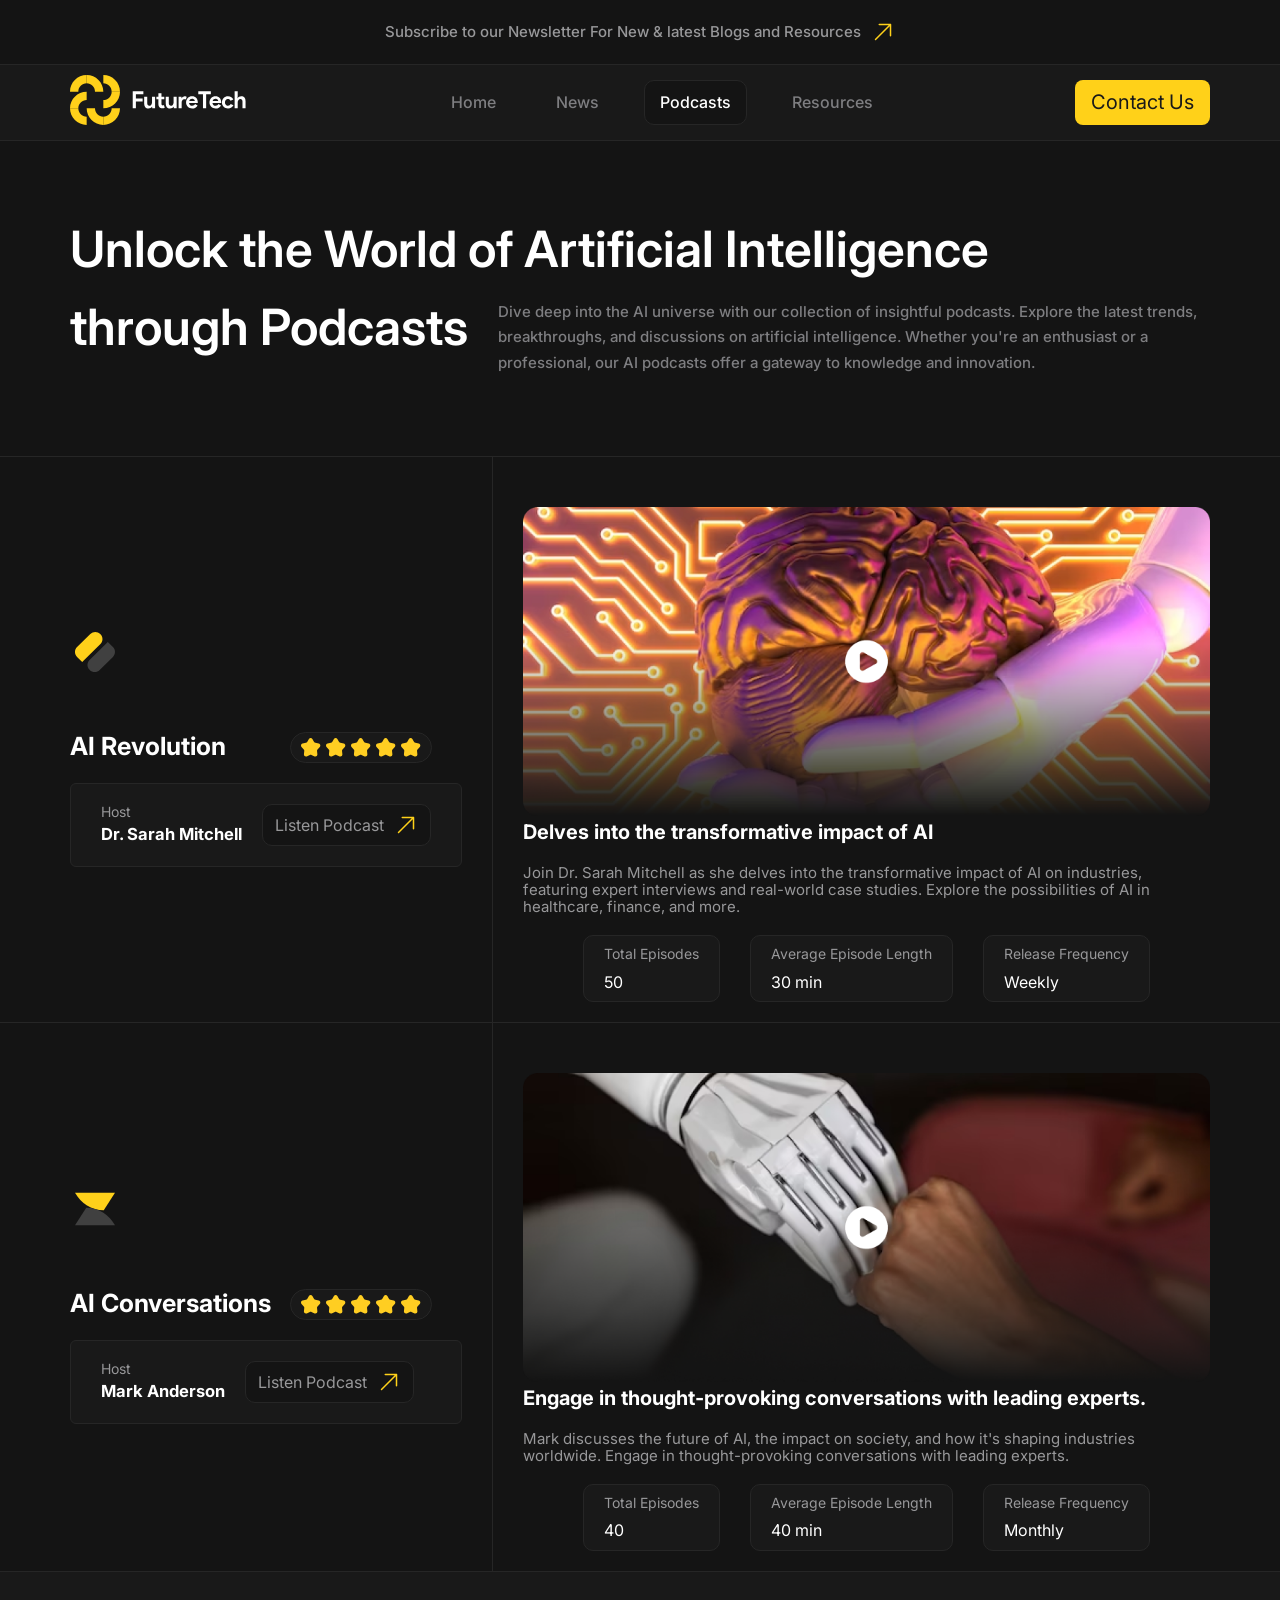
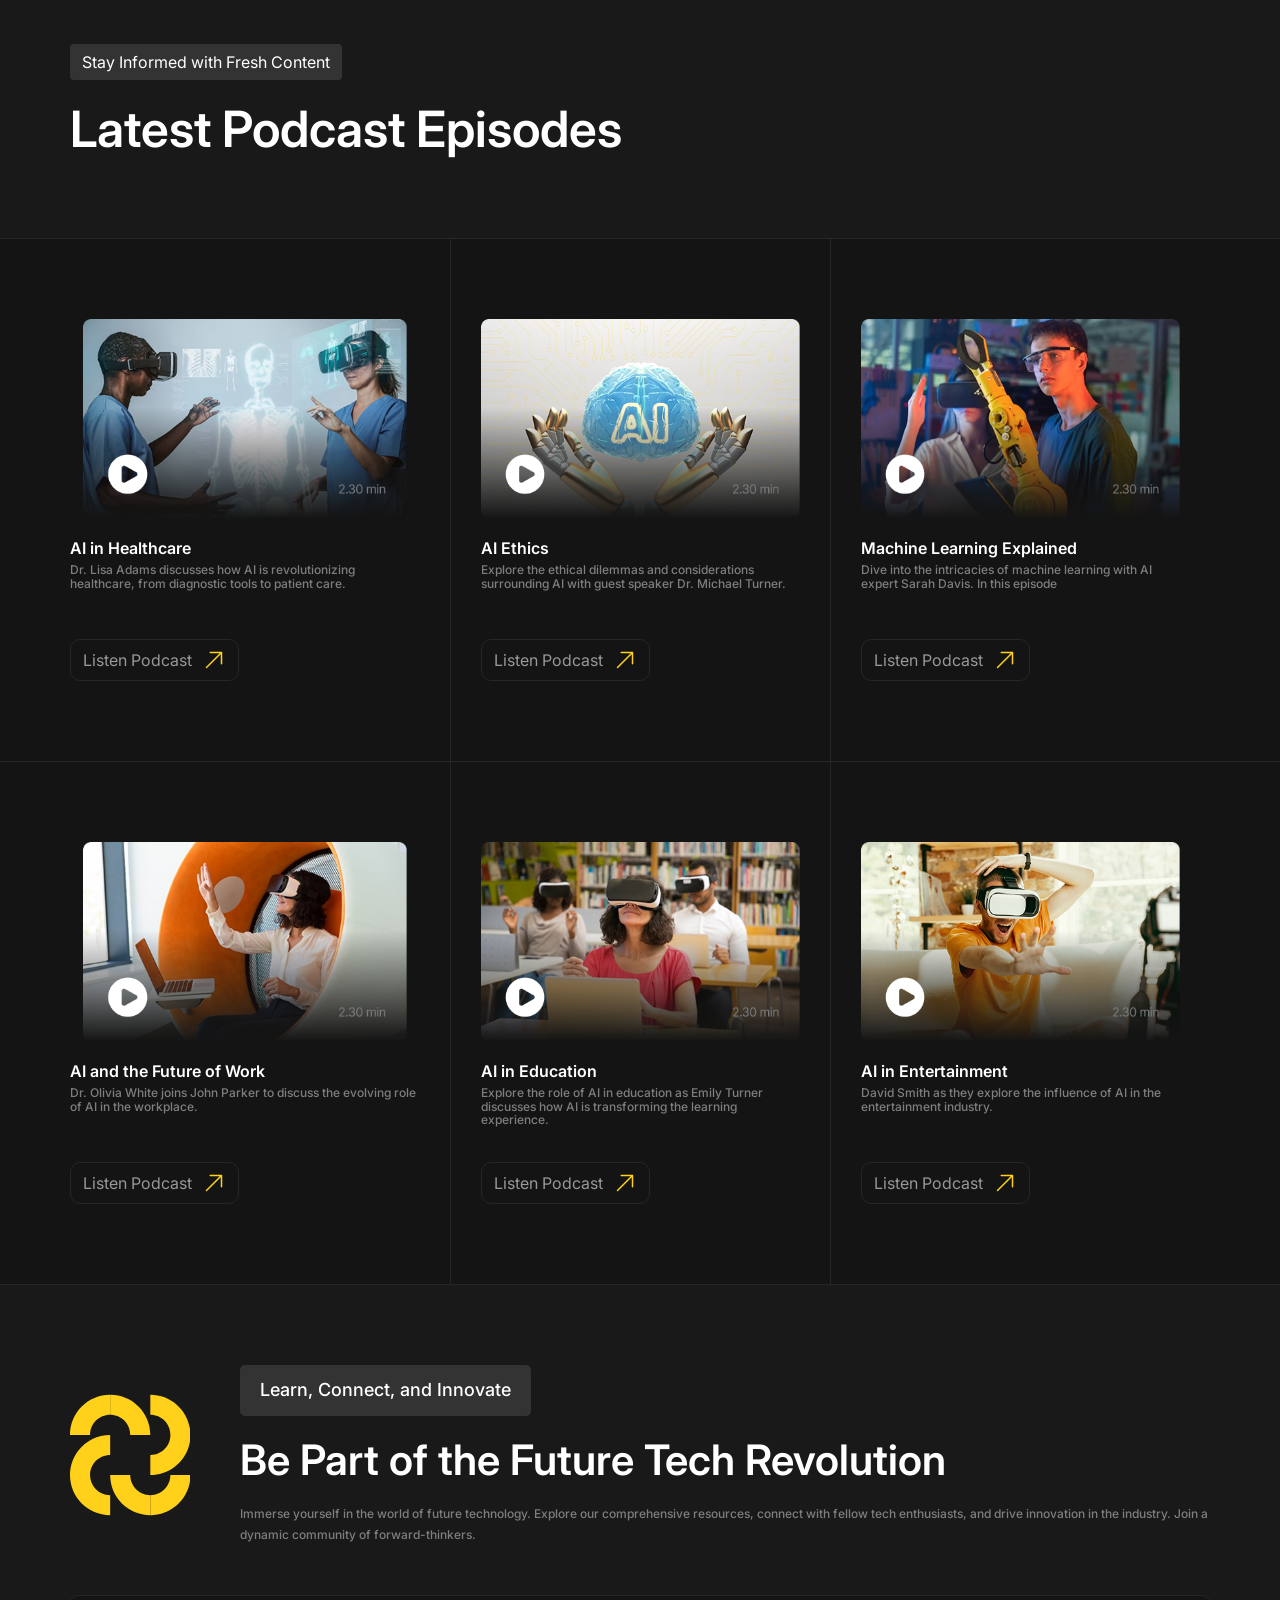
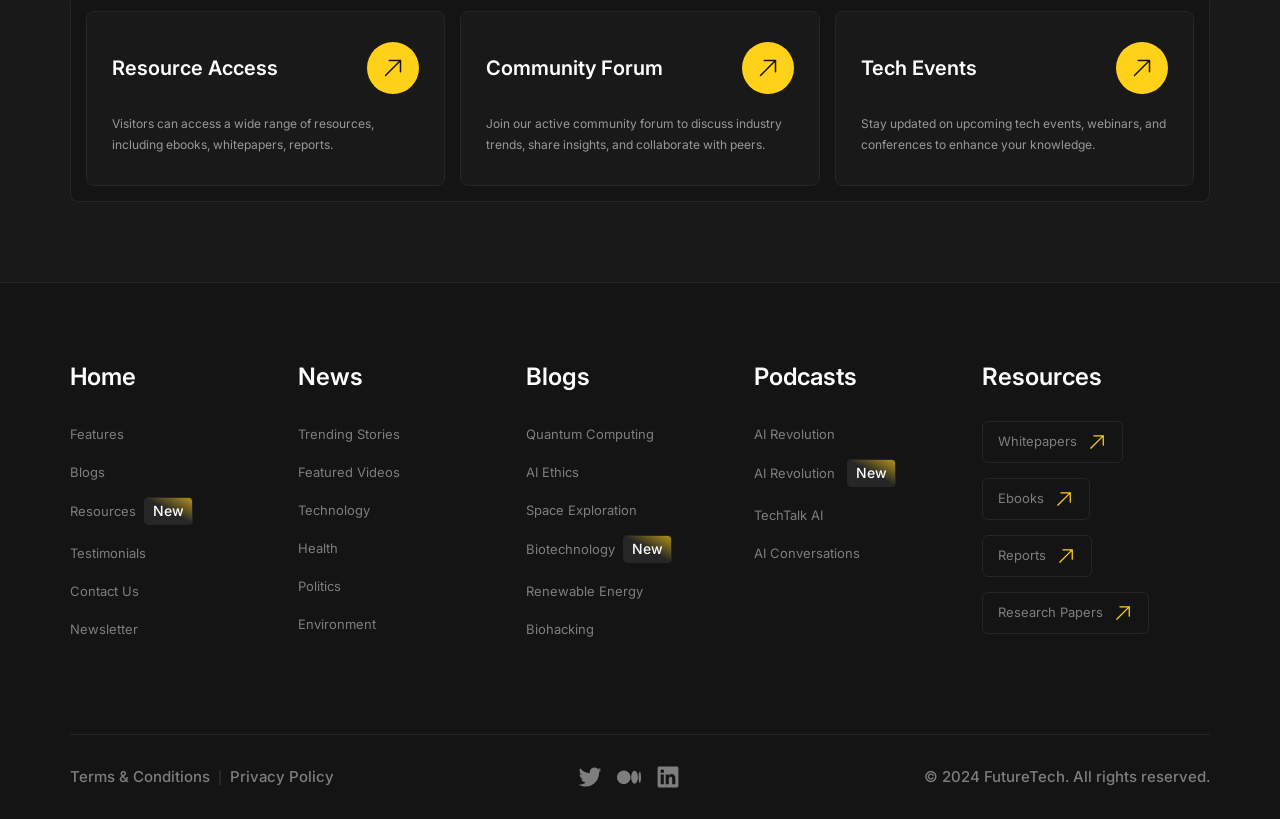
<file: project-four/podcast.html>
<!DOCTYPE html>
<html lang="en">
<head>
    <meta charset="UTF-8">
    <meta name="viewport" content="width=device-width, initial-scale=1.0">
    <title>Document</title>
    <link rel="stylesheet" href="css/all.min.css">
    <link rel="stylesheet" href="css/normalize.css">
    <link rel="stylesheet" href="css/style.css">
    <link rel="preconnect" href="https://fonts.googleapis.com">
    <link rel="preconnect" href="https://fonts.gstatic.com" crossorigin>
    <link href="https://fonts.googleapis.com/css2?family=Cairo:wght@200..1000&family=Cookie&family=Inter:ital,opsz,wght@0,14..32,100..900;1,14..32,100..900&family=Josefin+Sans:ital,wght@0,100..700;1,100..700&family=Open+Sans:ital,wght@0,300..800;1,300..800&family=Playfair:ital,opsz,wght@0,5..1200,300..900;1,5..1200,300..900&family=Public+Sans:ital,wght@0,100..900;1,100..900&family=Raleway:ital,wght@0,100..900;1,100..900&family=Roboto:ital,wght@0,100..900;1,100..900&family=TikTok+Sans:opsz,wght@12..36,300..900&display=swap" rel="stylesheet">
</head>
<body>
    <header>
        <h4><p>Subscribe to our Newsletter For New & latest Blogs and Resources</p>
            <svg width="24" height="24" viewBox="0 0 24 24" fill="none" xmlns="http://www.w3.org/2000/svg">
                <path fill-rule="evenodd" clip-rule="evenodd" d="M8.25 3.75L19.5 3.75C19.6989 3.75 19.8897 3.82902 20.0303 3.96967C20.171 4.11032 20.25 4.30109 20.25 4.5V15.75C20.25 16.1642 19.9142 16.5 19.5 16.5C19.0858 16.5 18.75 16.1642 18.75 15.75V6.31066L5.03033 20.0303C4.73744 20.3232 4.26256 20.3232 3.96967 20.0303C3.67678 19.7374 3.67678 19.2626 3.96967 18.9697L17.6893 5.25L8.25 5.25C7.83579 5.25 7.5 4.91421 7.5 4.5C7.5 4.08579 7.83579 3.75 8.25 3.75Z" fill="#FFD11A"/>
            </svg>
        </h4>
        <nav>
            <div class="container">
                <div class="logo">
                    <svg width="179" height="50" viewBox="0 0 179 50" fill="none" xmlns="http://www.w3.org/2000/svg">
                        <path d="M164.629 16.3636H167.699V21.0746L167.511 23.1605H167.699C168.027 22.6136 168.496 22.1683 169.105 21.8246C169.73 21.4652 170.425 21.2855 171.191 21.2855C172.675 21.2855 173.769 21.723 174.472 22.598C175.191 23.473 175.55 24.6683 175.55 26.184V33.1449H172.48V26.559C172.48 25.7621 172.293 25.1605 171.918 24.7543C171.543 24.3324 171.019 24.1215 170.347 24.1215C169.925 24.1215 169.55 24.2152 169.222 24.4027C168.894 24.5746 168.613 24.8168 168.379 25.1293C168.16 25.4418 167.988 25.809 167.863 26.2308C167.754 26.6371 167.699 27.0746 167.699 27.5433V33.1449H164.629V16.3636Z" fill="white"/>
                        <path d="M163.459 30.2152C162.959 31.184 162.255 31.9808 161.349 32.6058C160.459 33.2152 159.341 33.5199 157.998 33.5199C157.107 33.5199 156.287 33.3715 155.537 33.0746C154.802 32.7621 154.162 32.3324 153.615 31.7855C153.083 31.2386 152.662 30.598 152.349 29.8636C152.052 29.1136 151.904 28.2933 151.904 27.4027C151.904 26.5121 152.052 25.6918 152.349 24.9418C152.662 24.1918 153.083 23.5511 153.615 23.0199C154.162 22.473 154.802 22.0511 155.537 21.7543C156.287 21.4418 157.107 21.2855 157.998 21.2855C159.326 21.2855 160.443 21.5902 161.349 22.1996C162.255 22.809 162.919 23.598 163.341 24.5668L160.529 25.7386C160.263 25.2074 159.919 24.809 159.498 24.5433C159.091 24.2621 158.576 24.1215 157.951 24.1215C157.544 24.1215 157.162 24.1996 156.802 24.3558C156.443 24.5121 156.123 24.7308 155.841 25.0121C155.576 25.2933 155.365 25.6371 155.208 26.0433C155.052 26.4496 154.974 26.9027 154.974 27.4027C154.974 27.9027 155.052 28.3558 155.208 28.7621C155.365 29.1683 155.576 29.5121 155.841 29.7933C156.123 30.0746 156.443 30.2933 156.802 30.4496C157.162 30.6058 157.544 30.684 157.951 30.684C158.591 30.684 159.13 30.5433 159.568 30.2621C160.021 29.9652 160.38 29.5433 160.646 28.9965L163.459 30.2152Z" fill="white"/>
                        <path d="M151 30.3793C150.469 31.3168 149.75 32.0746 148.844 32.6527C147.953 33.2308 146.86 33.5199 145.563 33.5199C144.688 33.5199 143.875 33.3715 143.125 33.0746C142.391 32.7621 141.75 32.3324 141.203 31.7855C140.657 31.2386 140.227 30.598 139.914 29.8636C139.618 29.1136 139.469 28.2933 139.469 27.4027C139.469 26.5746 139.618 25.7933 139.914 25.059C140.211 24.309 140.625 23.6605 141.157 23.1136C141.688 22.5511 142.313 22.1058 143.032 21.7777C143.766 21.4496 144.571 21.2855 145.446 21.2855C146.368 21.2855 147.188 21.4418 147.907 21.7543C148.625 22.0511 149.227 22.473 149.711 23.0199C150.196 23.5511 150.563 24.184 150.813 24.9183C151.063 25.6527 151.188 26.4496 151.188 27.309C151.188 27.4183 151.188 27.5121 151.188 27.5902C151.172 27.684 151.164 27.7699 151.164 27.848C151.149 27.9261 151.141 28.0121 151.141 28.1058H142.493C142.555 28.5746 142.68 28.9808 142.868 29.3246C143.071 29.6527 143.313 29.934 143.594 30.1683C143.891 30.3871 144.211 30.5511 144.555 30.6605C144.899 30.7543 145.25 30.8011 145.61 30.8011C146.313 30.8011 146.891 30.6449 147.344 30.3324C147.813 30.0043 148.18 29.598 148.446 29.1136L151 30.3793ZM148.211 25.9261C148.196 25.723 148.125 25.4965 148 25.2465C147.891 24.9965 147.719 24.7621 147.485 24.5433C147.266 24.3246 146.985 24.1449 146.641 24.0043C146.313 23.8636 145.914 23.7933 145.446 23.7933C144.789 23.7933 144.211 23.9808 143.711 24.3558C143.211 24.7308 142.86 25.2543 142.657 25.9261H148.211Z" fill="white"/>
                        <path d="M132.979 33.1449V19.3636H128.291V16.3636H140.83V19.3636H136.143V33.1449H132.979Z" fill="white"/>
                        <path d="M127.596 30.3793C127.065 31.3168 126.346 32.0746 125.44 32.6527C124.549 33.2308 123.455 33.5199 122.158 33.5199C121.283 33.5199 120.471 33.3715 119.721 33.0746C118.986 32.7621 118.346 32.3324 117.799 31.7855C117.252 31.2386 116.822 30.598 116.51 29.8636C116.213 29.1136 116.065 28.2933 116.065 27.4027C116.065 26.5746 116.213 25.7933 116.51 25.059C116.807 24.309 117.221 23.6605 117.752 23.1136C118.283 22.5511 118.908 22.1058 119.627 21.7777C120.361 21.4496 121.166 21.2855 122.041 21.2855C122.963 21.2855 123.783 21.4418 124.502 21.7543C125.221 22.0511 125.822 22.473 126.307 23.0199C126.791 23.5511 127.158 24.184 127.408 24.9183C127.658 25.6527 127.783 26.4496 127.783 27.309C127.783 27.4183 127.783 27.5121 127.783 27.5902C127.768 27.684 127.76 27.7699 127.76 27.848C127.744 27.9261 127.736 28.0121 127.736 28.1058H119.088C119.151 28.5746 119.276 28.9808 119.463 29.3246C119.666 29.6527 119.908 29.934 120.19 30.1683C120.486 30.3871 120.807 30.5511 121.151 30.6605C121.494 30.7543 121.846 30.8011 122.205 30.8011C122.908 30.8011 123.486 30.6449 123.94 30.3324C124.408 30.0043 124.776 29.598 125.041 29.1136L127.596 30.3793ZM124.807 25.9261C124.791 25.723 124.721 25.4965 124.596 25.2465C124.486 24.9965 124.315 24.7621 124.08 24.5433C123.861 24.3246 123.58 24.1449 123.236 24.0043C122.908 23.8636 122.51 23.7933 122.041 23.7933C121.385 23.7933 120.807 23.9808 120.307 24.3558C119.807 24.7308 119.455 25.2543 119.252 25.9261H124.807Z" fill="white"/>
                        <path d="M108.589 21.6605H111.472V23.2543H111.66C111.8 22.973 111.988 22.7152 112.222 22.4808C112.456 22.2465 112.714 22.0433 112.995 21.8715C113.292 21.6996 113.605 21.5668 113.933 21.473C114.277 21.3793 114.613 21.3324 114.941 21.3324C115.347 21.3324 115.691 21.3715 115.972 21.4496C116.269 21.5277 116.519 21.6293 116.722 21.7543L115.902 24.5433C115.714 24.4496 115.503 24.3793 115.269 24.3324C115.05 24.2699 114.777 24.2386 114.449 24.2386C114.027 24.2386 113.644 24.3246 113.3 24.4965C112.956 24.6527 112.66 24.8793 112.41 25.1761C112.175 25.473 111.988 25.8246 111.847 26.2308C111.722 26.6215 111.66 27.0511 111.66 27.5199V33.1449H108.589V21.6605Z" fill="white"/>
                        <path d="M103.779 31.6449H103.592C103.232 32.223 102.748 32.684 102.139 33.0277C101.529 33.3558 100.834 33.5199 100.053 33.5199C98.5996 33.5199 97.5137 33.0746 96.7949 32.184C96.0918 31.2933 95.7402 30.1058 95.7402 28.6215V21.6605H98.8105V28.2465C98.8105 29.0746 98.9902 29.6918 99.3496 30.098C99.7246 30.4886 100.264 30.684 100.967 30.684C101.389 30.684 101.756 30.598 102.068 30.4261C102.396 30.2386 102.67 29.9965 102.889 29.6996C103.123 29.3871 103.295 29.0277 103.404 28.6215C103.529 28.1996 103.592 27.7543 103.592 27.2855V21.6605H106.662V33.1449H103.779V31.6449Z" fill="white"/>
                        <path d="M88.3958 24.2855H86.3801V21.6605H88.3958V18.1449H91.4661V21.6605H94.2786V24.2855H91.4661V28.7387C91.4661 29.0043 91.4895 29.2543 91.5364 29.4886C91.5989 29.7074 91.7083 29.8949 91.8645 30.0512C92.0833 30.3012 92.3958 30.4262 92.802 30.4262C93.0676 30.4262 93.2786 30.4027 93.4348 30.3558C93.5911 30.2933 93.7395 30.2152 93.8801 30.1215L94.7473 32.8168C94.3879 32.9887 93.9973 33.1137 93.5754 33.1918C93.1692 33.2855 92.7161 33.3324 92.2161 33.3324C91.6379 33.3324 91.1145 33.2465 90.6458 33.0746C90.1926 32.8871 89.8098 32.6371 89.4973 32.3246C88.7629 31.6215 88.3958 30.6215 88.3958 29.3246V24.2855Z" fill="white"/>
                        <path d="M82.2058 31.6449H82.0183C81.6589 32.223 81.1746 32.684 80.5652 33.0277C79.9558 33.3558 79.2605 33.5199 78.4792 33.5199C77.0261 33.5199 75.9402 33.0746 75.2214 32.184C74.5183 31.2933 74.1667 30.1058 74.1667 28.6215V21.6605H77.2371V28.2465C77.2371 29.0746 77.4167 29.6918 77.7761 30.098C78.1511 30.4886 78.6902 30.684 79.3933 30.684C79.8152 30.684 80.1824 30.598 80.4949 30.4261C80.823 30.2386 81.0964 29.9965 81.3152 29.6996C81.5496 29.3871 81.7214 29.0277 81.8308 28.6215C81.9558 28.1996 82.0183 27.7543 82.0183 27.2855V21.6605H85.0886V33.1449H82.2058V31.6449Z" fill="white"/>
                        <path d="M62.7273 16.3636H73.3679V19.3636H65.8914V23.4418H72.6179V26.4418H65.8914V33.1449H62.7273V16.3636Z" fill="white"/>
                        <path d="M33.3333 50V41.6666C37.9444 41.6666 41.6666 37.9444 41.6666 33.3333H49.9999C49.9999 42.5555 42.5277 50 33.3333 50Z" fill="#FFD11A"/>
                        <path d="M33.3333 50V41.6666C28.7222 41.6666 25 37.9444 25 33.3333H16.6666C16.6666 42.5555 24.1388 50 33.3333 50Z" fill="#FFD11A"/>
                        <path d="M0 33.3334H8.33333C8.33333 37.9445 12.0556 41.6667 16.6667 41.6667V50C7.47222 50 0 42.5556 0 33.3334Z" fill="#FFD11A"/>
                        <path d="M0 33.3334H8.33333C8.33333 28.7222 12.0556 25 16.6667 25V16.6667C7.47222 16.6667 0 24.1389 0 33.3334Z" fill="#FFD11A"/>
                        <path d="M16.6667 0V8.33333C12.0556 8.33333 8.33333 12.0556 8.33333 16.6667H0C0 7.47222 7.47222 0 16.6667 0Z" fill="#FFD11A"/>
                        <path d="M16.6666 0V8.33333C21.2777 8.33333 25 12.0556 25 16.6667H33.3333C33.3333 7.47222 25.8611 0 16.6666 0Z" fill="#FFD11A"/>
                        <path d="M50 16.6667H41.6667C41.6667 12.0556 37.9445 8.33333 33.3334 8.33333V0C42.5278 0 50 7.47222 50 16.6667Z" fill="#FFD11A"/>
                        <path d="M50 16.6667H41.6667C41.6667 21.2778 37.9445 25 33.3334 25V33.3334C42.5278 33.3334 50 25.8889 50 16.6667Z" fill="#FFD11A"/>
                    </svg>
                </div>
                <div class="links ">
                    <ul class="list">
                        <li ><a href="index.html">Home</a></li>
                        <li><a href="news.html">News</a></li>
                        <li class="active"><a href="podcast.html">Podcasts</a></li>
                        <li><a href="resources.html">Resources</a></li>
                    </ul>
                </div>
                <div class="btn ">
                    <a href="contact.html"><button>contact us</button></a>
                </div>
                <div class="icons">
                    <span></span>
                    <span></span>
                    <span></span>
                </div>
            </div>
        </nav>
    </header>
        <section class="landing-news">
        <div class="container">
            <h2>Unlock the World of Artificial Intelligence </h2>
            <div class="info podcast-1">
                <h2>through Podcasts</h2>
                <p>Dive deep into the AI universe with our collection of insightful podcasts. Explore the latest trends, breakthroughs, and discussions on artificial intelligence. Whether you're an enthusiast or a professional, our AI podcasts offer a gateway to knowledge and innovation.</p>
            </div>
        </div>
    </section>
    <section class="AI">
        <div class="AI-body">
                <div class="AI-box">
        <div class="container">   
            <div class="info">
                <svg class="svg" width="80" height="80" viewBox="0 0 80 80" fill="none" xmlns="http://www.w3.org/2000/svg">
                    <path d="M48.7013 27.2154L19.5179 56L11.2987 47.8932C6.90042 43.555 6.90042 36.5214 11.2987 32.1832L32.5183 11.2536C36.9166 6.91545 44.0477 6.91545 48.446 11.2537L48.7013 11.5054C53.0996 15.8436 53.0996 22.8772 48.7013 27.2154Z" fill="#FFD11A"/>
                    <path d="M31.2987 52.7846L60.4821 24L68.7013 32.1068C73.0996 36.445 73.0996 43.4786 68.7013 47.8168L47.4817 68.7463C43.0834 73.0845 35.9523 73.0845 31.554 68.7463L31.2987 68.4946C26.9004 64.1564 26.9004 57.1228 31.2987 52.7846Z" fill="#404040"/>
                </svg>
                <div class="rev">
                    <h3>AI Revolution</h3>
                    <div class="stars">
                        <svg width="20" height="19" viewBox="0 0 20 19" fill="none" xmlns="http://www.w3.org/2000/svg">
                            <path d="M7.92895 0.988473C8.70164 -0.329492 10.607 -0.32949 11.3796 0.988476L13.1055 3.93222C13.3875 4.41319 13.8574 4.75462 14.402 4.87417L17.735 5.60588C19.2272 5.93348 19.816 7.74553 18.8013 8.88768L16.5349 11.4387C16.1646 11.8555 15.9851 12.408 16.0397 12.9628L16.3738 16.3588C16.5233 17.8792 14.9819 18.9991 13.5821 18.3871L10.4556 17.0199C9.94474 16.7966 9.36386 16.7966 8.85302 17.0199L5.7265 18.3871C4.3267 18.9991 2.78527 17.8792 2.93483 16.3588L3.26889 12.9628C3.32347 12.408 3.14396 11.8555 2.77367 11.4387L0.507318 8.88768C-0.507367 7.74553 0.0814083 5.93348 1.57364 5.60588L4.90662 4.87417C5.45119 4.75462 5.92113 4.41319 6.20311 3.93222L7.92895 0.988473Z" fill="#FFCE22"/>
                        </svg>
                        <svg width="20" height="19" viewBox="0 0 20 19" fill="none" xmlns="http://www.w3.org/2000/svg">
                            <path d="M7.92895 0.988473C8.70164 -0.329492 10.607 -0.32949 11.3796 0.988476L13.1055 3.93222C13.3875 4.41319 13.8574 4.75462 14.402 4.87417L17.735 5.60588C19.2272 5.93348 19.816 7.74553 18.8013 8.88768L16.5349 11.4387C16.1646 11.8555 15.9851 12.408 16.0397 12.9628L16.3738 16.3588C16.5233 17.8792 14.9819 18.9991 13.5821 18.3871L10.4556 17.0199C9.94474 16.7966 9.36386 16.7966 8.85302 17.0199L5.7265 18.3871C4.3267 18.9991 2.78527 17.8792 2.93483 16.3588L3.26889 12.9628C3.32347 12.408 3.14396 11.8555 2.77367 11.4387L0.507318 8.88768C-0.507367 7.74553 0.0814083 5.93348 1.57364 5.60588L4.90662 4.87417C5.45119 4.75462 5.92113 4.41319 6.20311 3.93222L7.92895 0.988473Z" fill="#FFCE22"/>
                        </svg>
                        <svg width="20" height="19" viewBox="0 0 20 19" fill="none" xmlns="http://www.w3.org/2000/svg">
                            <path d="M7.92895 0.988473C8.70164 -0.329492 10.607 -0.32949 11.3796 0.988476L13.1055 3.93222C13.3875 4.41319 13.8574 4.75462 14.402 4.87417L17.735 5.60588C19.2272 5.93348 19.816 7.74553 18.8013 8.88768L16.5349 11.4387C16.1646 11.8555 15.9851 12.408 16.0397 12.9628L16.3738 16.3588C16.5233 17.8792 14.9819 18.9991 13.5821 18.3871L10.4556 17.0199C9.94474 16.7966 9.36386 16.7966 8.85302 17.0199L5.7265 18.3871C4.3267 18.9991 2.78527 17.8792 2.93483 16.3588L3.26889 12.9628C3.32347 12.408 3.14396 11.8555 2.77367 11.4387L0.507318 8.88768C-0.507367 7.74553 0.0814083 5.93348 1.57364 5.60588L4.90662 4.87417C5.45119 4.75462 5.92113 4.41319 6.20311 3.93222L7.92895 0.988473Z" fill="#FFCE22"/>
                        </svg>
                        <svg width="20" height="19" viewBox="0 0 20 19" fill="none" xmlns="http://www.w3.org/2000/svg">
                            <path d="M7.92895 0.988473C8.70164 -0.329492 10.607 -0.32949 11.3796 0.988476L13.1055 3.93222C13.3875 4.41319 13.8574 4.75462 14.402 4.87417L17.735 5.60588C19.2272 5.93348 19.816 7.74553 18.8013 8.88768L16.5349 11.4387C16.1646 11.8555 15.9851 12.408 16.0397 12.9628L16.3738 16.3588C16.5233 17.8792 14.9819 18.9991 13.5821 18.3871L10.4556 17.0199C9.94474 16.7966 9.36386 16.7966 8.85302 17.0199L5.7265 18.3871C4.3267 18.9991 2.78527 17.8792 2.93483 16.3588L3.26889 12.9628C3.32347 12.408 3.14396 11.8555 2.77367 11.4387L0.507318 8.88768C-0.507367 7.74553 0.0814083 5.93348 1.57364 5.60588L4.90662 4.87417C5.45119 4.75462 5.92113 4.41319 6.20311 3.93222L7.92895 0.988473Z" fill="#FFCE22"/>
                        </svg>
                        <svg width="20" height="19" viewBox="0 0 20 19" fill="none" xmlns="http://www.w3.org/2000/svg">
                            <path d="M7.92895 0.988473C8.70164 -0.329492 10.607 -0.32949 11.3796 0.988476L13.1055 3.93222C13.3875 4.41319 13.8574 4.75462 14.402 4.87417L17.735 5.60588C19.2272 5.93348 19.816 7.74553 18.8013 8.88768L16.5349 11.4387C16.1646 11.8555 15.9851 12.408 16.0397 12.9628L16.3738 16.3588C16.5233 17.8792 14.9819 18.9991 13.5821 18.3871L10.4556 17.0199C9.94474 16.7966 9.36386 16.7966 8.85302 17.0199L5.7265 18.3871C4.3267 18.9991 2.78527 17.8792 2.93483 16.3588L3.26889 12.9628C3.32347 12.408 3.14396 11.8555 2.77367 11.4387L0.507318 8.88768C-0.507367 7.74553 0.0814083 5.93348 1.57364 5.60588L4.90662 4.87417C5.45119 4.75462 5.92113 4.41319 6.20311 3.93222L7.92895 0.988473Z" fill="#FFCE22"/>
                        </svg>
                    </div>
                </div>
                <div class="host">
                    <div class="name">
                        <p>Host</p>
                        <h5>Dr. Sarah Mitchell</h5>
                    </div>
                    <div class="button">
                        <a href="#">
                            <button>Listen Podcast</button>
                            <svg width="24" height="24" viewBox="0 0 24 24" fill="none" xmlns="http://www.w3.org/2000/svg">
                                <path fill-rule="evenodd" clip-rule="evenodd" d="M8.25 3.75L19.5 3.75C19.6989 3.75 19.8897 3.82902 20.0303 3.96967C20.171 4.11032 20.25 4.30109 20.25 4.5V15.75C20.25 16.1642 19.9142 16.5 19.5 16.5C19.0858 16.5 18.75 16.1642 18.75 15.75V6.31066L5.03033 20.0303C4.73744 20.3232 4.26256 20.3232 3.96967 20.0303C3.67678 19.7374 3.67678 19.2626 3.96967 18.9697L17.6893 5.25L8.25 5.25C7.83579 5.25 7.5 4.91421 7.5 4.5C7.5 4.08579 7.83579 3.75 8.25 3.75Z" />
                            </svg>
                        </a>
                    </div>
                </div>
            </div>
            <div class="delves">
                <div class="image">
                    <img src="imges/Container.png" alt="">
                </div>
                <div class="text">
                    <h4>Delves into the transformative impact of AI</h4>
                    <p>Join Dr. Sarah Mitchell as she delves into the transformative impact of AI on industries, featuring expert interviews and real-world case studies. Explore the possibilities of AI in healthcare, finance, and more.</p>
                </div>
                <div class="boxes">
                    <div class="box">
                        <p>Total Episodes</p>
                        <span>50</span>
                    </div>
                    <div class="box">
                        <p>Average Episode Length</p>
                        <span>30 min</span>
                    </div>
                    <div class="box">
                        <p>Release Frequency</p>
                        <span>Weekly</span>
                    </div>
                </div>
            </div>
        </div>
    </div>
    <div class="AI-box">
        <div class="container">
            <div class="info">
<svg class="svg" width="80" height="80" viewBox="0 0 80 80" fill="none" xmlns="http://www.w3.org/2000/svg">
<path d="M8 13.9999L72 13.9999L54 41.9999C34.212 41.9999 17.8176 31.1807 8 13.9999Z" fill="#FFD11A"/>
<path d="M72 65.9999L8 65.9999L26 37.9999C45.788 37.9999 62.1824 48.8192 72 65.9999Z" fill="#404040"/>
</svg>

<div class="rev">
    <h3>AI Conversations</h3>

<div class="stars">
    <svg width="20" height="19" viewBox="0 0 20 19" fill="none" xmlns="http://www.w3.org/2000/svg">
<path d="M7.92895 0.988473C8.70164 -0.329492 10.607 -0.32949 11.3796 0.988476L13.1055 3.93222C13.3875 4.41319 13.8574 4.75462 14.402 4.87417L17.735 5.60588C19.2272 5.93348 19.816 7.74553 18.8013 8.88768L16.5349 11.4387C16.1646 11.8555 15.9851 12.408 16.0397 12.9628L16.3738 16.3588C16.5233 17.8792 14.9819 18.9991 13.5821 18.3871L10.4556 17.0199C9.94474 16.7966 9.36386 16.7966 8.85302 17.0199L5.7265 18.3871C4.3267 18.9991 2.78527 17.8792 2.93483 16.3588L3.26889 12.9628C3.32347 12.408 3.14396 11.8555 2.77367 11.4387L0.507318 8.88768C-0.507367 7.74553 0.0814083 5.93348 1.57364 5.60588L4.90662 4.87417C5.45119 4.75462 5.92113 4.41319 6.20311 3.93222L7.92895 0.988473Z" fill="#FFCE22"/>
</svg>
    <svg width="20" height="19" viewBox="0 0 20 19" fill="none" xmlns="http://www.w3.org/2000/svg">
<path d="M7.92895 0.988473C8.70164 -0.329492 10.607 -0.32949 11.3796 0.988476L13.1055 3.93222C13.3875 4.41319 13.8574 4.75462 14.402 4.87417L17.735 5.60588C19.2272 5.93348 19.816 7.74553 18.8013 8.88768L16.5349 11.4387C16.1646 11.8555 15.9851 12.408 16.0397 12.9628L16.3738 16.3588C16.5233 17.8792 14.9819 18.9991 13.5821 18.3871L10.4556 17.0199C9.94474 16.7966 9.36386 16.7966 8.85302 17.0199L5.7265 18.3871C4.3267 18.9991 2.78527 17.8792 2.93483 16.3588L3.26889 12.9628C3.32347 12.408 3.14396 11.8555 2.77367 11.4387L0.507318 8.88768C-0.507367 7.74553 0.0814083 5.93348 1.57364 5.60588L4.90662 4.87417C5.45119 4.75462 5.92113 4.41319 6.20311 3.93222L7.92895 0.988473Z" fill="#FFCE22"/>
</svg>
    <svg width="20" height="19" viewBox="0 0 20 19" fill="none" xmlns="http://www.w3.org/2000/svg">
<path d="M7.92895 0.988473C8.70164 -0.329492 10.607 -0.32949 11.3796 0.988476L13.1055 3.93222C13.3875 4.41319 13.8574 4.75462 14.402 4.87417L17.735 5.60588C19.2272 5.93348 19.816 7.74553 18.8013 8.88768L16.5349 11.4387C16.1646 11.8555 15.9851 12.408 16.0397 12.9628L16.3738 16.3588C16.5233 17.8792 14.9819 18.9991 13.5821 18.3871L10.4556 17.0199C9.94474 16.7966 9.36386 16.7966 8.85302 17.0199L5.7265 18.3871C4.3267 18.9991 2.78527 17.8792 2.93483 16.3588L3.26889 12.9628C3.32347 12.408 3.14396 11.8555 2.77367 11.4387L0.507318 8.88768C-0.507367 7.74553 0.0814083 5.93348 1.57364 5.60588L4.90662 4.87417C5.45119 4.75462 5.92113 4.41319 6.20311 3.93222L7.92895 0.988473Z" fill="#FFCE22"/>
</svg>
    <svg width="20" height="19" viewBox="0 0 20 19" fill="none" xmlns="http://www.w3.org/2000/svg">
<path d="M7.92895 0.988473C8.70164 -0.329492 10.607 -0.32949 11.3796 0.988476L13.1055 3.93222C13.3875 4.41319 13.8574 4.75462 14.402 4.87417L17.735 5.60588C19.2272 5.93348 19.816 7.74553 18.8013 8.88768L16.5349 11.4387C16.1646 11.8555 15.9851 12.408 16.0397 12.9628L16.3738 16.3588C16.5233 17.8792 14.9819 18.9991 13.5821 18.3871L10.4556 17.0199C9.94474 16.7966 9.36386 16.7966 8.85302 17.0199L5.7265 18.3871C4.3267 18.9991 2.78527 17.8792 2.93483 16.3588L3.26889 12.9628C3.32347 12.408 3.14396 11.8555 2.77367 11.4387L0.507318 8.88768C-0.507367 7.74553 0.0814083 5.93348 1.57364 5.60588L4.90662 4.87417C5.45119 4.75462 5.92113 4.41319 6.20311 3.93222L7.92895 0.988473Z" fill="#FFCE22"/>
</svg>
    <svg width="20" height="19" viewBox="0 0 20 19" fill="none" xmlns="http://www.w3.org/2000/svg">
<path d="M7.92895 0.988473C8.70164 -0.329492 10.607 -0.32949 11.3796 0.988476L13.1055 3.93222C13.3875 4.41319 13.8574 4.75462 14.402 4.87417L17.735 5.60588C19.2272 5.93348 19.816 7.74553 18.8013 8.88768L16.5349 11.4387C16.1646 11.8555 15.9851 12.408 16.0397 12.9628L16.3738 16.3588C16.5233 17.8792 14.9819 18.9991 13.5821 18.3871L10.4556 17.0199C9.94474 16.7966 9.36386 16.7966 8.85302 17.0199L5.7265 18.3871C4.3267 18.9991 2.78527 17.8792 2.93483 16.3588L3.26889 12.9628C3.32347 12.408 3.14396 11.8555 2.77367 11.4387L0.507318 8.88768C-0.507367 7.74553 0.0814083 5.93348 1.57364 5.60588L4.90662 4.87417C5.45119 4.75462 5.92113 4.41319 6.20311 3.93222L7.92895 0.988473Z" fill="#FFCE22"/>
</svg>
</div>
</div>
<div class="host">
    <div class="name">
        <p>Host</p>
        <h5>Mark Anderson</h5>
    </div>
                    <div class="button">
                        <a href="#">
                            <button>Listen Podcast</button>
                            <svg width="24" height="24" viewBox="0 0 24 24" fill="none" xmlns="http://www.w3.org/2000/svg">
                                <path fill-rule="evenodd" clip-rule="evenodd" d="M8.25 3.75L19.5 3.75C19.6989 3.75 19.8897 3.82902 20.0303 3.96967C20.171 4.11032 20.25 4.30109 20.25 4.5V15.75C20.25 16.1642 19.9142 16.5 19.5 16.5C19.0858 16.5 18.75 16.1642 18.75 15.75V6.31066L5.03033 20.0303C4.73744 20.3232 4.26256 20.3232 3.96967 20.0303C3.67678 19.7374 3.67678 19.2626 3.96967 18.9697L17.6893 5.25L8.25 5.25C7.83579 5.25 7.5 4.91421 7.5 4.5C7.5 4.08579 7.83579 3.75 8.25 3.75Z" />
                            </svg>
                        </a>
                    </div>
</div>

            </div>
            <div class="delves">
                <div class="image">
                    <img src="imges/Containe5r.png" alt="">
                </div>
                <div class="text">
                    <h4>Engage in thought-provoking conversations with leading experts.</h4>
                    <p>Mark discusses the future of AI, the impact on society, and how it's shaping industries worldwide. Engage in thought-provoking conversations with leading experts.</p>
                </div>
                <div class="boxes">
                    <div class="box">
                        <p>Total Episodes</p>
                        <span>40</span>
                    </div>
                    <div class="box">
                        <p>Average Episode Length</p>
                        <span>40 min</span>
                    </div>
                    <div class="box">
                        <p>Release Frequency</p>
                        <span>Monthly</span>
                    </div>
                </div>
            </div>
        </div>
    </div>
        </div>

    </section> 
    <section class="Latest">
            <div class="latest-head">
                <div class="container">    
                    <p><a href="#">Stay Informed with Fresh Content</a></p>
                    <h2>Latest Podcast Episodes</h2>
                </div>
            </div>
                        <div class="review-body">
                <div class="boxes">
                    <div class="review-boxes">
                        <div class="container">
                            <div class="box">
                                <div class="info">
                                    <div class="image">
                                        <img src="imges/podcast images/Sub Container.png" alt="reviewer image">
                                    </div>
                                    <div class="text">
                                        <h3>AI in Healthcare</h3>
                                        <p>Dr. Lisa Adams discusses how AI is revolutionizing healthcare, from diagnostic tools to patient care.</p>
                                    </div>
                                </div>
                    <div class="button">
                        <a href="#">
                            <button>Listen Podcast</button>
                            <svg width="24" height="24" viewBox="0 0 24 24" fill="none" xmlns="http://www.w3.org/2000/svg">
                                <path fill-rule="evenodd" clip-rule="evenodd" d="M8.25 3.75L19.5 3.75C19.6989 3.75 19.8897 3.82902 20.0303 3.96967C20.171 4.11032 20.25 4.30109 20.25 4.5V15.75C20.25 16.1642 19.9142 16.5 19.5 16.5C19.0858 16.5 18.75 16.1642 18.75 15.75V6.31066L5.03033 20.0303C4.73744 20.3232 4.26256 20.3232 3.96967 20.0303C3.67678 19.7374 3.67678 19.2626 3.96967 18.9697L17.6893 5.25L8.25 5.25C7.83579 5.25 7.5 4.91421 7.5 4.5C7.5 4.08579 7.83579 3.75 8.25 3.75Z" />
                            </svg>
                        </a>
                    </div>
                            </div>
                            <div class="box">
                                <div class="info">
                                    <div class="image">
                                        <img src="imges/podcast images/Sub Container (1).png" alt="reviewer image">
                                    </div>
                                    <div class="text">
                                        <h3>AI Ethics</h3>
                                        <p>Explore the ethical dilemmas and considerations surrounding AI with guest speaker Dr. Michael Turner.</p>
                                    </div>
                                </div>
                    <div class="button">
                        <a href="#">
                            <button>Listen Podcast</button>
                            <svg width="24" height="24" viewBox="0 0 24 24" fill="none" xmlns="http://www.w3.org/2000/svg">
                                <path fill-rule="evenodd" clip-rule="evenodd" d="M8.25 3.75L19.5 3.75C19.6989 3.75 19.8897 3.82902 20.0303 3.96967C20.171 4.11032 20.25 4.30109 20.25 4.5V15.75C20.25 16.1642 19.9142 16.5 19.5 16.5C19.0858 16.5 18.75 16.1642 18.75 15.75V6.31066L5.03033 20.0303C4.73744 20.3232 4.26256 20.3232 3.96967 20.0303C3.67678 19.7374 3.67678 19.2626 3.96967 18.9697L17.6893 5.25L8.25 5.25C7.83579 5.25 7.5 4.91421 7.5 4.5C7.5 4.08579 7.83579 3.75 8.25 3.75Z" />
                            </svg>
                        </a>
                    </div>
                            </div>
                            <div class="box">
                                <div class="info">
                                    <div class="image">
                                        <img src="imges/podcast images/Sub Container (2).png" alt="reviewer image">
                                    </div>
                                    <div class="text">
                                        <h3>Machine Learning Explained</h3>
                                        <p>Dive into the intricacies of machine learning with AI expert Sarah Davis. In this episode</p>
                                    </div>
                                </div>
                    <div class="button">
                        <a href="#">
                            <button>Listen Podcast</button>
                            <svg width="24" height="24" viewBox="0 0 24 24" fill="none" xmlns="http://www.w3.org/2000/svg">
                                <path fill-rule="evenodd" clip-rule="evenodd" d="M8.25 3.75L19.5 3.75C19.6989 3.75 19.8897 3.82902 20.0303 3.96967C20.171 4.11032 20.25 4.30109 20.25 4.5V15.75C20.25 16.1642 19.9142 16.5 19.5 16.5C19.0858 16.5 18.75 16.1642 18.75 15.75V6.31066L5.03033 20.0303C4.73744 20.3232 4.26256 20.3232 3.96967 20.0303C3.67678 19.7374 3.67678 19.2626 3.96967 18.9697L17.6893 5.25L8.25 5.25C7.83579 5.25 7.5 4.91421 7.5 4.5C7.5 4.08579 7.83579 3.75 8.25 3.75Z" />
                            </svg>
                        </a>
                    </div>
                            </div>
                        </div>

                    </div>
                    <div class="review-boxes">
                        <div class="container">
                            <div class="box">
                                <div class="info">
                                    <div class="image">
                                        <img src="imges/podcast images/Sub Container (3).png" alt="reviewer image">
                                    </div>
                                    <div class="text">
                                        <h3>AI and the Future of Work</h3>
                                        <p>Dr. Olivia White joins John Parker to discuss the evolving role of AI in the workplace.</p>
                                    </div>
                                </div>
                    <div class="button">
                        <a href="#">
                            <button>Listen Podcast</button>
                            <svg width="24" height="24" viewBox="0 0 24 24" fill="none" xmlns="http://www.w3.org/2000/svg">
                                <path fill-rule="evenodd" clip-rule="evenodd" d="M8.25 3.75L19.5 3.75C19.6989 3.75 19.8897 3.82902 20.0303 3.96967C20.171 4.11032 20.25 4.30109 20.25 4.5V15.75C20.25 16.1642 19.9142 16.5 19.5 16.5C19.0858 16.5 18.75 16.1642 18.75 15.75V6.31066L5.03033 20.0303C4.73744 20.3232 4.26256 20.3232 3.96967 20.0303C3.67678 19.7374 3.67678 19.2626 3.96967 18.9697L17.6893 5.25L8.25 5.25C7.83579 5.25 7.5 4.91421 7.5 4.5C7.5 4.08579 7.83579 3.75 8.25 3.75Z" />
                            </svg>
                        </a>
                    </div>
                            </div>
                            <div class="box">
                                <div class="info">
                                    <div class="image">
                                        <img src="imges/podcast images/Sub Container (4).png" alt="reviewer image">
                                    </div>
                                    <div class="text">
                                        <h3>AI in Education</h3>
                                        <p>Explore the role of AI in education as Emily Turner discusses how AI is transforming the learning experience.</p>
                                    </div>
                                </div>
                    <div class="button">
                        <a href="#">
                            <button>Listen Podcast</button>
                            <svg width="24" height="24" viewBox="0 0 24 24" fill="none" xmlns="http://www.w3.org/2000/svg">
                                <path fill-rule="evenodd" clip-rule="evenodd" d="M8.25 3.75L19.5 3.75C19.6989 3.75 19.8897 3.82902 20.0303 3.96967C20.171 4.11032 20.25 4.30109 20.25 4.5V15.75C20.25 16.1642 19.9142 16.5 19.5 16.5C19.0858 16.5 18.75 16.1642 18.75 15.75V6.31066L5.03033 20.0303C4.73744 20.3232 4.26256 20.3232 3.96967 20.0303C3.67678 19.7374 3.67678 19.2626 3.96967 18.9697L17.6893 5.25L8.25 5.25C7.83579 5.25 7.5 4.91421 7.5 4.5C7.5 4.08579 7.83579 3.75 8.25 3.75Z" />
                            </svg>
                        </a>
                    </div>
                            </div>
                            <div class="box">
                                <div class="info">
                                    <div class="image">
                                        <img src="imges/podcast images/Sub Container (5).png" alt="reviewer image">
                                    </div>
                                    <div class="text">
                                        <h3>AI in Entertainment</h3>
                                        <p>David Smith as they explore the influence of AI in the entertainment industry.</p>
                                    </div>
                                </div>
                    <div class="button">
                        <a href="#">
                            <button>Listen Podcast</button>
                            <svg width="24" height="24" viewBox="0 0 24 24" fill="none" xmlns="http://www.w3.org/2000/svg">
                                <path fill-rule="evenodd" clip-rule="evenodd" d="M8.25 3.75L19.5 3.75C19.6989 3.75 19.8897 3.82902 20.0303 3.96967C20.171 4.11032 20.25 4.30109 20.25 4.5V15.75C20.25 16.1642 19.9142 16.5 19.5 16.5C19.0858 16.5 18.75 16.1642 18.75 15.75V6.31066L5.03033 20.0303C4.73744 20.3232 4.26256 20.3232 3.96967 20.0303C3.67678 19.7374 3.67678 19.2626 3.96967 18.9697L17.6893 5.25L8.25 5.25C7.83579 5.25 7.5 4.91421 7.5 4.5C7.5 4.08579 7.83579 3.75 8.25 3.75Z" />
                            </svg>
                        </a>
                    </div>
                            </div>
                        </div>
                    </div>
                </div>
            </div>
    </section> 
            <section class="revolution">
            <div class="container">
                <div class="box">
                    <svg width="150" height="150" viewBox="0 0 150 150" fill="none" xmlns="http://www.w3.org/2000/svg">
                        <path d="M99.9989 149.999V125C113.832 125 124.999 113.833 124.999 100H149.998C149.998 127.666 127.582 149.999 99.9989 149.999Z" fill="#FFD11A"/>
                        <path d="M99.9991 149.999V125C86.1659 125 74.9993 113.833 74.9993 100H49.9996C49.9996 127.666 72.416 149.999 99.9991 149.999Z" fill="#FFD11A"/>
                        <path d="M0 99.9976H24.9997C24.9997 113.831 36.1662 124.997 49.9994 124.997V149.997C22.4164 149.997 0 127.664 0 99.9976Z" fill="#FFD11A"/>
                        <path d="M0 99.9989H24.9997C24.9997 86.1658 36.1662 74.9992 49.9994 74.9992V49.9995C22.4164 49.9995 0 72.4159 0 99.9989Z" fill="#FFD11A"/>
                        <path d="M49.9994 0V24.9997C36.1662 24.9997 24.9997 36.1662 24.9997 49.9994H0C0 22.4164 22.4164 0 49.9994 0Z" fill="#FFD11A"/>
                        <path d="M49.9995 0V24.9997C63.8327 24.9997 74.9992 36.1662 74.9992 49.9994H99.9989C99.9989 22.4164 77.5825 0 49.9995 0Z" fill="#FFD11A"/>
                        <path d="M149.998 49.9994H124.998C124.998 36.1662 113.832 24.9997 99.9987 24.9997V0C127.582 0 149.998 22.4164 149.998 49.9994Z" fill="#FFD11A"/>
                        <path d="M149.998 49.999H124.998C124.998 63.8322 113.832 74.9987 99.9987 74.9987V99.9984C127.582 99.9984 149.998 77.6654 149.998 49.999Z" fill="#FFD11A"/>
                    </svg>
                    <div class="text">
                        <a href="#"><p>Learn, Connect, and Innovate</p></a>
                        <h2>Be Part of the Future Tech Revolution</h2>
                        <p>Immerse yourself in the world of future technology. Explore our comprehensive resources, connect with fellow tech enthusiasts, and drive innovation in the industry. Join a dynamic community of forward-thinkers.</p>
                    </div>
                </div>
                <div class="rev-boxes">
                    <div class="rev-box">
                        <div class="info">
                            <h3>Resource Access</h3>
                            <svg width="52" height="52" viewBox="0 0 52 52" fill="none" xmlns="http://www.w3.org/2000/svg">
                                <rect width="52" height="52" rx="26" class="gold"/>
                                <path fill-rule="evenodd" clip-rule="evenodd" class="black" d="M22.25 17.75L33.5 17.75C33.6989 17.75 33.8897 17.829 34.0303 17.9697C34.171 18.1103 34.25 18.3011 34.25 18.5V29.75C34.25 30.1642 33.9142 30.5 33.5 30.5C33.0858 30.5 32.75 30.1642 32.75 29.75V20.3107L19.0303 34.0303C18.7374 34.3232 18.2626 34.3232 17.9697 34.0303C17.6768 33.7374 17.6768 33.2626 17.9697 32.9697L31.6893 19.25L22.25 19.25C21.8358 19.25 21.5 18.9142 21.5 18.5C21.5 18.0858 21.8358 17.75 22.25 17.75Z" />
                            </svg>
                        </div>
                        <p>Visitors can access a wide range of resources, including ebooks, whitepapers, reports.</p>
                    </div>
                    <div class="rev-box">
                        <div class="info">
                            <h3>Community Forum</h3>
                            <svg width="52" height="52" viewBox="0 0 52 52" fill="none" xmlns="http://www.w3.org/2000/svg">
                                <rect width="52" height="52" rx="26" class="gold"/>
                                <path fill-rule="evenodd" clip-rule="evenodd" class="black" d="M22.25 17.75L33.5 17.75C33.6989 17.75 33.8897 17.829 34.0303 17.9697C34.171 18.1103 34.25 18.3011 34.25 18.5V29.75C34.25 30.1642 33.9142 30.5 33.5 30.5C33.0858 30.5 32.75 30.1642 32.75 29.75V20.3107L19.0303 34.0303C18.7374 34.3232 18.2626 34.3232 17.9697 34.0303C17.6768 33.7374 17.6768 33.2626 17.9697 32.9697L31.6893 19.25L22.25 19.25C21.8358 19.25 21.5 18.9142 21.5 18.5C21.5 18.0858 21.8358 17.75 22.25 17.75Z" />
                            </svg>
                        </div>
                        <p>Join our active community forum to discuss industry trends, share insights, and collaborate with peers.</p>
                    </div>
                    <div class="rev-box">
                        <div class="info">
                            <h3>Tech Events</h3>
                            <svg width="52" height="52" viewBox="0 0 52 52" fill="none" xmlns="http://www.w3.org/2000/svg">
                                <rect width="52" height="52" rx="26" class="gold"/>
                                <path fill-rule="evenodd" clip-rule="evenodd" class="black" d="M22.25 17.75L33.5 17.75C33.6989 17.75 33.8897 17.829 34.0303 17.9697C34.171 18.1103 34.25 18.3011 34.25 18.5V29.75C34.25 30.1642 33.9142 30.5 33.5 30.5C33.0858 30.5 32.75 30.1642 32.75 29.75V20.3107L19.0303 34.0303C18.7374 34.3232 18.2626 34.3232 17.9697 34.0303C17.6768 33.7374 17.6768 33.2626 17.9697 32.9697L31.6893 19.25L22.25 19.25C21.8358 19.25 21.5 18.9142 21.5 18.5C21.5 18.0858 21.8358 17.75 22.25 17.75Z" />
                            </svg>
                        </div>
                        <p>Stay updated on upcoming tech events, webinars, and conferences to enhance your knowledge.</p>
                    </div>
                </div>
            </div>
        </section>
            <footer>
            <div class="container">
                <div class="top">
                    <div class="block">
                        <div class="box">
                            <h2>Home</h2>
                            <ul class="list">
                                <li><a href="#features">Features</a></li>
                                <li><a href="blog.html">Blogs</a></li>
                                <li><a href="#resources">Resources<span>New</span></a></li>
                                <li><a href="#">Testimonials</a></li>
                                <li><a href="contact.html">Contact Us</a></li>
                                <li><a href="news.html">Newsletter</a></li>
                            </ul>
                        </div>
                        <div class="box">
                            <h2>News</h2>
                            <ul class="list">
                                <li><a href="#">Trending Stories</a></li>
                                <li><a href="news.html#featured-videos">Featured Videos</a></li>
                                <li><a href="#">Technology</a></li>
                                <li><a href="#">Health</a></li>
                                <li><a href="#">Politics</a></li>
                                <li><a href="#">Environment</a></li>
                            </ul>
                        </div>
                    </div>
                    <div class="block">
                        <div class="box">
                            <h2>Blogs</h2>
                            <ul class="list">
                                <li><a href="#">Quantum Computing</a></li>
                                <li><a href="#">AI Ethics</a></li>
                                <li><a href="#">Space Exploration</a></li>
                                <li><a href="#">Biotechnology<span>New</span></a></li>
                                <li><a href="#">Renewable Energy</a></li>
                                <li><a href="#">Biohacking</a></li>
                            </ul>
                        </div>
                        <div class="box">
                            <h2>Podcasts</h2>
                            <ul class="list">
                                <li><a href="#">AI Revolution</a></li>
                                <li><a href="#">AI Revolution <span> New</span></a></li>
                                <li><a href="#">TechTalk AI</a></li>
                                <li><a href="#">AI Conversations</a></li>
                            </ul>
                        </div>
                    </div>
                    <div class="links">
                        <h2>Resources</h2>
                        <ul class="list">
                            <li>
                                <a href="#">
                                    Whitepapers 
                                    <svg width="20" height="20" viewBox="0 0 20 20" fill="none" xmlns="http://www.w3.org/2000/svg">
                                        <path fill-rule="evenodd" clip-rule="evenodd" d="M6.875 3.125L16.25 3.125C16.4158 3.125 16.5747 3.19085 16.6919 3.30806C16.8092 3.42527 16.875 3.58424 16.875 3.75V13.125C16.875 13.4702 16.5952 13.75 16.25 13.75C15.9048 13.75 15.625 13.4702 15.625 13.125V5.25888L4.19194 16.6919C3.94786 16.936 3.55214 16.936 3.30806 16.6919C3.06398 16.4479 3.06398 16.0521 3.30806 15.8081L14.7411 4.375L6.875 4.375C6.52982 4.375 6.25 4.09518 6.25 3.75C6.25 3.40482 6.52982 3.125 6.875 3.125Z" fill="#FFD11A"/>
                                    </svg>
                                </a>
                            </li>
                            <li>
                                <a href="#">
                                    Ebooks 
                                    <svg width="20" height="20" viewBox="0 0 20 20" fill="none" xmlns="http://www.w3.org/2000/svg">
                                        <path fill-rule="evenodd" clip-rule="evenodd" d="M6.875 3.125L16.25 3.125C16.4158 3.125 16.5747 3.19085 16.6919 3.30806C16.8092 3.42527 16.875 3.58424 16.875 3.75V13.125C16.875 13.4702 16.5952 13.75 16.25 13.75C15.9048 13.75 15.625 13.4702 15.625 13.125V5.25888L4.19194 16.6919C3.94786 16.936 3.55214 16.936 3.30806 16.6919C3.06398 16.4479 3.06398 16.0521 3.30806 15.8081L14.7411 4.375L6.875 4.375C6.52982 4.375 6.25 4.09518 6.25 3.75C6.25 3.40482 6.52982 3.125 6.875 3.125Z" fill="#FFD11A"/>
                                    </svg>
                                </a>
                            </li>
                            <li>
                                <a href="#">
                                    Reports
                                    <svg width="20" height="20" viewBox="0 0 20 20" fill="none" xmlns="http://www.w3.org/2000/svg">
                                        <path fill-rule="evenodd" clip-rule="evenodd" d="M6.875 3.125L16.25 3.125C16.4158 3.125 16.5747 3.19085 16.6919 3.30806C16.8092 3.42527 16.875 3.58424 16.875 3.75V13.125C16.875 13.4702 16.5952 13.75 16.25 13.75C15.9048 13.75 15.625 13.4702 15.625 13.125V5.25888L4.19194 16.6919C3.94786 16.936 3.55214 16.936 3.30806 16.6919C3.06398 16.4479 3.06398 16.0521 3.30806 15.8081L14.7411 4.375L6.875 4.375C6.52982 4.375 6.25 4.09518 6.25 3.75C6.25 3.40482 6.52982 3.125 6.875 3.125Z" fill="#FFD11A"/>
                                    </svg>
                                </a>
                            </li>
                            <li>
                                <a href="#">
                                    Research Papers
                                    <svg width="20" height="20" viewBox="0 0 20 20" fill="none" xmlns="http://www.w3.org/2000/svg">
                                        <path fill-rule="evenodd" clip-rule="evenodd" d="M6.875 3.125L16.25 3.125C16.4158 3.125 16.5747 3.19085 16.6919 3.30806C16.8092 3.42527 16.875 3.58424 16.875 3.75V13.125C16.875 13.4702 16.5952 13.75 16.25 13.75C15.9048 13.75 15.625 13.4702 15.625 13.125V5.25888L4.19194 16.6919C3.94786 16.936 3.55214 16.936 3.30806 16.6919C3.06398 16.4479 3.06398 16.0521 3.30806 15.8081L14.7411 4.375L6.875 4.375C6.52982 4.375 6.25 4.09518 6.25 3.75C6.25 3.40482 6.52982 3.125 6.875 3.125Z" fill="#FFD11A"/>
                                    </svg>
                                </a>
                            </li>
                        </ul>
                    </div>
                </div>
                <div class="bottom">
                    <a href="#"><p>Terms & Conditions <span></span> Privacy Policy</p></a>
                    <div class="socials">
                        <svg width="24" height="24" viewBox="0 0 24 24" fill="none" xmlns="http://www.w3.org/2000/svg">
                            <path d="M21.0571 7.18114C21.0664 7.39235 21.0664 7.59395 21.0664 7.80515C21.0756 14.2084 16.3712 21.6004 7.76793 21.6004C5.23048 21.6004 2.73933 20.842 0.600098 19.4212C0.970528 19.4692 1.34096 19.4884 1.71139 19.4884C3.81358 19.4884 5.86021 18.7588 7.51789 17.4052C5.51756 17.3668 3.75802 16.0132 3.14681 14.0356C3.85063 14.1796 4.57296 14.1508 5.25826 13.9492C3.08198 13.5076 1.51691 11.5204 1.50765 9.20675C1.50765 9.18755 1.50765 9.16835 1.50765 9.14915C2.15591 9.52355 2.88751 9.73475 3.62837 9.75395C1.58174 8.33315 0.942746 5.50114 2.18369 3.28353C4.5637 6.31714 8.06427 8.15075 11.8241 8.35235C11.4445 6.67234 11.9631 4.90594 13.1762 3.71553C15.0561 1.88193 18.0196 1.97793 19.7977 3.92673C20.8441 3.71553 21.8535 3.31233 22.7704 2.74593C22.4185 3.86913 21.6869 4.81954 20.7145 5.42434C21.6406 5.30914 22.5481 5.04994 23.4001 4.66594C22.7704 5.64514 21.9739 6.48994 21.0571 7.18114Z" />
                        </svg>
                        <svg width="24" height="24" viewBox="0 0 24 24" fill="none" xmlns="http://www.w3.org/2000/svg">
                            <path d="M13.5374 12.2281C13.5374 15.9988 10.5069 19.0556 6.76883 19.0556C3.03073 19.0556 0 15.9981 0 12.2281C0 8.45806 3.0305 5.40039 6.76883 5.40039C10.5072 5.40039 13.5374 8.45737 13.5374 12.2281Z" />
                            <path d="M20.9627 12.2285C20.9627 15.7778 19.4474 18.6563 17.5783 18.6563C15.7091 18.6563 14.1938 15.7778 14.1938 12.2285C14.1938 8.67922 15.7089 5.80078 17.578 5.80078C19.4472 5.80078 20.9625 8.67829 20.9625 12.2285" />
                            <path d="M24 12.228C24 15.4073 23.4672 17.9862 22.8097 17.9862C22.1522 17.9862 21.6196 15.408 21.6196 12.228C21.6196 9.04797 22.1525 6.46973 22.8097 6.46973C23.467 6.46973 24 9.04774 24 12.228Z" />
                        </svg>
                        <svg width="24" height="24" viewBox="0 0 24 24" fill="none" xmlns="http://www.w3.org/2000/svg">
                            <path d="M20.8647 1.59961H3.13554C2.72832 1.59961 2.33777 1.76138 2.04982 2.04933C1.76187 2.33728 1.6001 2.72783 1.6001 3.13505V20.8642C1.6001 21.2714 1.76187 21.6619 2.04982 21.9499C2.33777 22.2378 2.72832 22.3996 3.13554 22.3996H20.8647C21.2719 22.3996 21.6624 22.2378 21.9504 21.9499C22.2383 21.6619 22.4001 21.2714 22.4001 20.8642V3.13505C22.4001 2.72783 22.2383 2.33728 21.9504 2.04933C21.6624 1.76138 21.2719 1.59961 20.8647 1.59961ZM7.79965 19.3186H4.67243V9.38516H7.79965V19.3186ZM6.23388 8.00861C5.87915 8.00661 5.53296 7.89958 5.239 7.70102C4.94504 7.50246 4.71649 7.22127 4.58219 6.89294C4.44789 6.56461 4.41386 6.20386 4.48439 5.8562C4.55492 5.50855 4.72686 5.18958 4.9785 4.93955C5.23014 4.68952 5.5502 4.51964 5.8983 4.45134C6.2464 4.38304 6.60693 4.41939 6.93439 4.5558C7.26185 4.6922 7.54156 4.92255 7.73823 5.21778C7.9349 5.51301 8.03971 5.85988 8.03943 6.21461C8.04278 6.45211 7.99827 6.68784 7.90857 6.90777C7.81887 7.1277 7.68582 7.32732 7.51733 7.49473C7.34884 7.66215 7.14837 7.79392 6.92787 7.88221C6.70736 7.97049 6.47134 8.01348 6.23388 8.00861ZM19.3263 19.3273H16.2005V13.9005C16.2005 12.3001 15.5202 11.8061 14.642 11.8061C13.7147 11.8061 12.8047 12.5052 12.8047 13.9409V19.3273H9.67743V9.39239H12.6848V10.7689H12.7252C13.0271 10.1579 14.0844 9.11361 15.6979 9.11361C17.4428 9.11361 19.3278 10.1493 19.3278 13.1826L19.3263 19.3273Z" />
                        </svg>
                    </div>
                    <p>© 2024 FutureTech. All rights reserved.</p>
                </div>
            </div>
        </footer>
     <script src="js/main.js"></script>
     
</body>
</html>
</file>
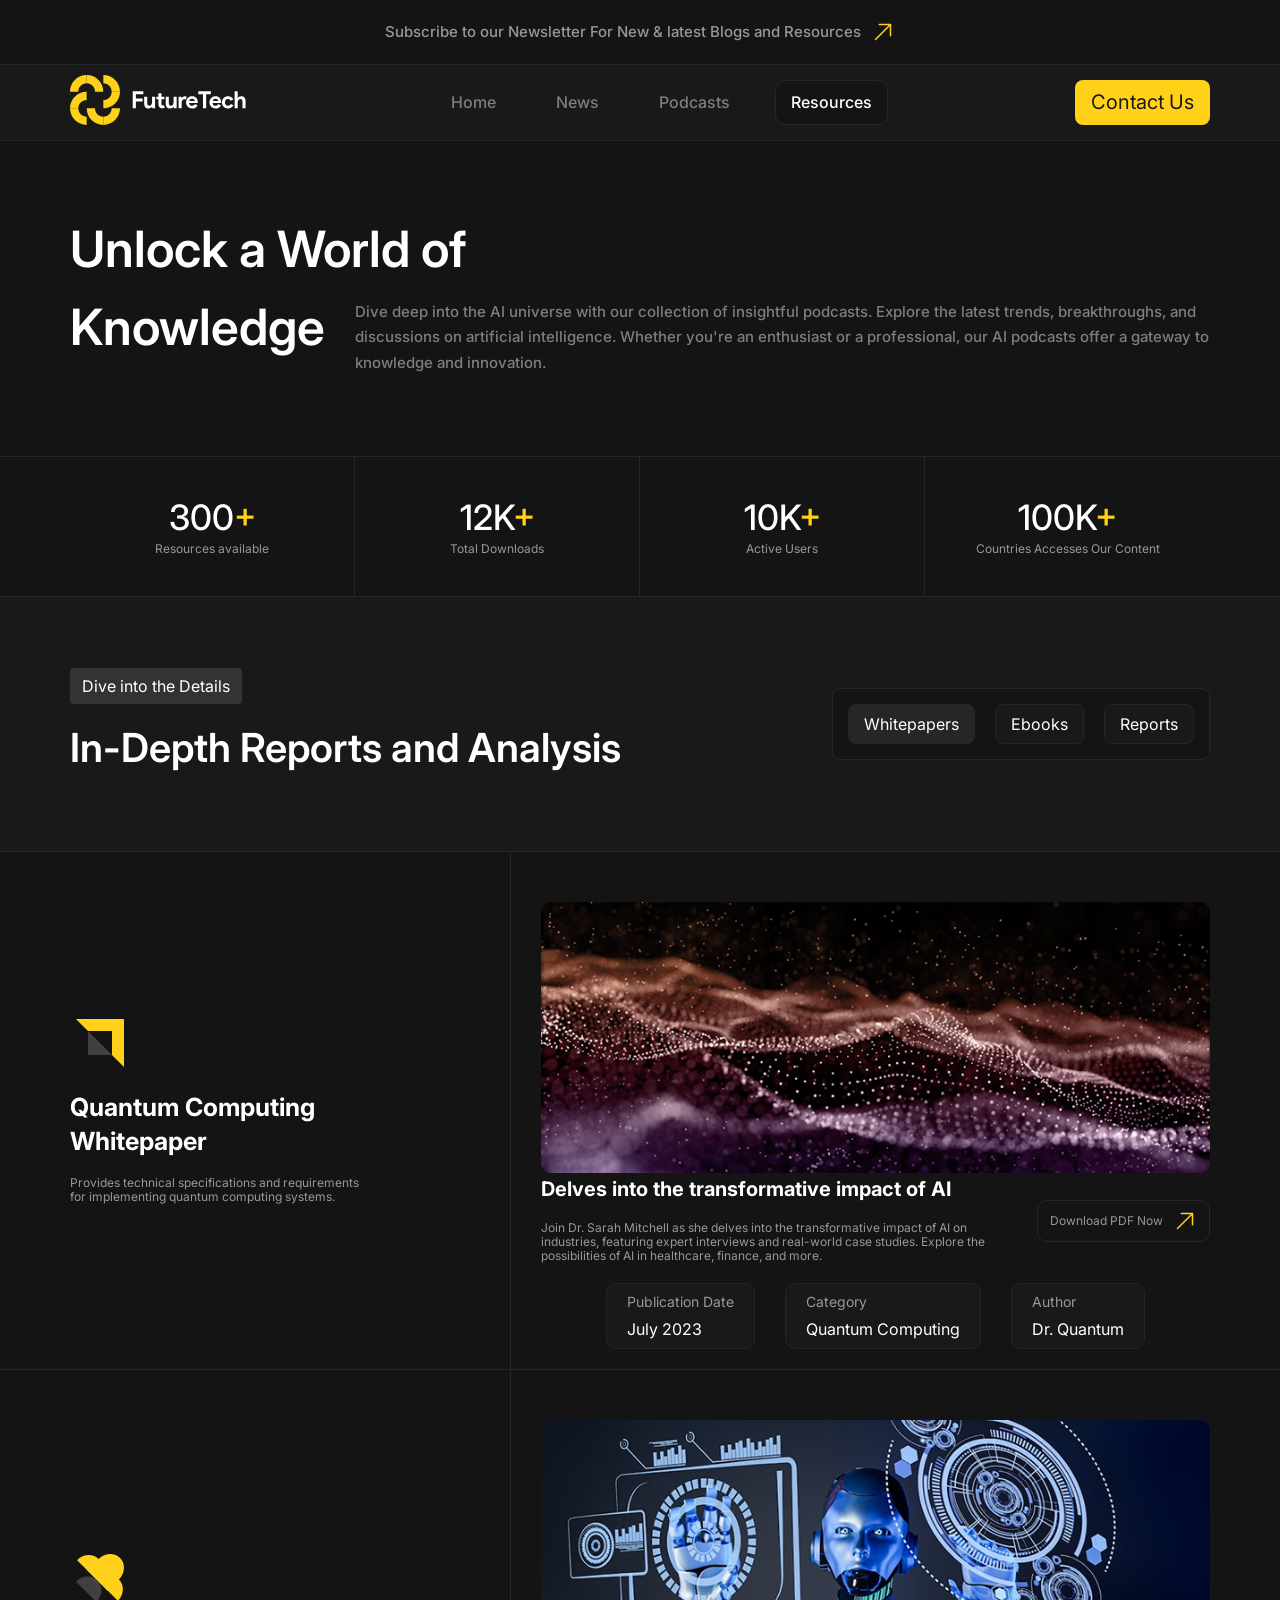
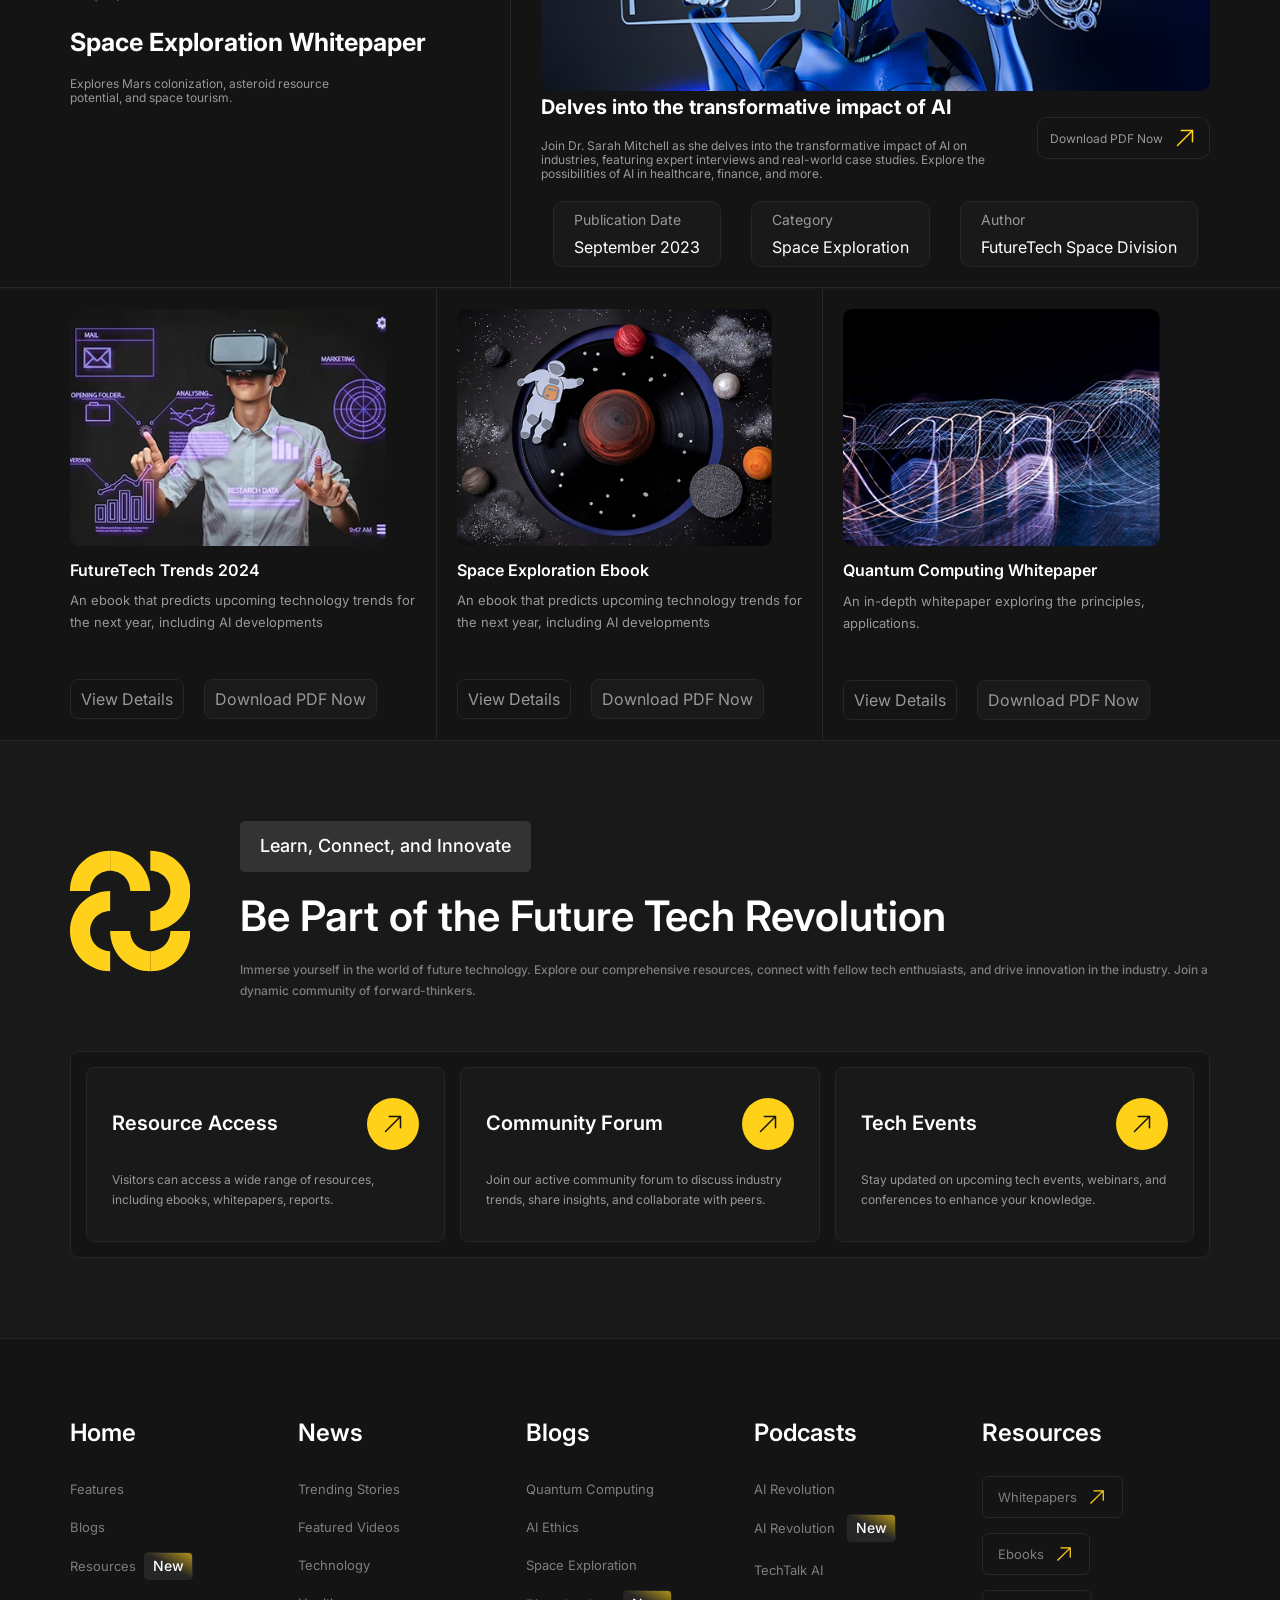
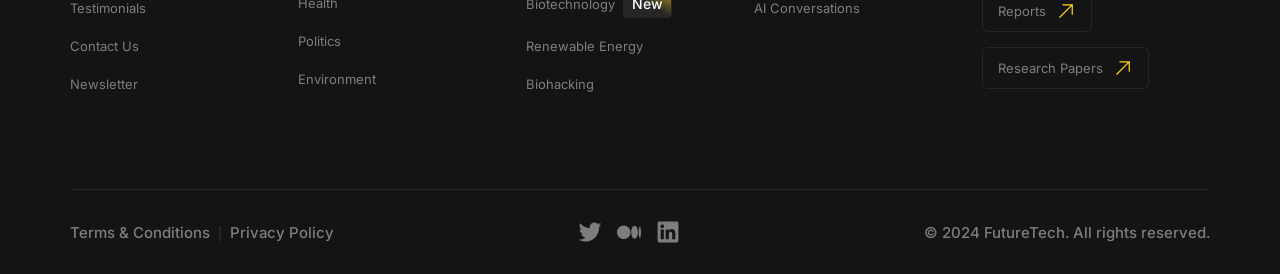
<file: project-four/resources.html>
<!DOCTYPE html>
<html lang="en">
<head>
    <meta charset="UTF-8">
    <meta name="viewport" content="width=device-width, initial-scale=1.0">
    <title>Document</title>
    <link rel="stylesheet" href="css/all.min.css">
    <link rel="stylesheet" href="css/normalize.css">
    <link rel="stylesheet" href="css/style.css">
    <link rel="preconnect" href="https://fonts.googleapis.com">
    <link rel="preconnect" href="https://fonts.gstatic.com" crossorigin>
    <link href="https://fonts.googleapis.com/css2?family=Cairo:wght@200..1000&family=Cookie&family=Inter:ital,opsz,wght@0,14..32,100..900;1,14..32,100..900&family=Josefin+Sans:ital,wght@0,100..700;1,100..700&family=Open+Sans:ital,wght@0,300..800;1,300..800&family=Playfair:ital,opsz,wght@0,5..1200,300..900;1,5..1200,300..900&family=Public+Sans:ital,wght@0,100..900;1,100..900&family=Raleway:ital,wght@0,100..900;1,100..900&family=Roboto:ital,wght@0,100..900;1,100..900&family=TikTok+Sans:opsz,wght@12..36,300..900&display=swap" rel="stylesheet">
</head>
<body>
    <header>
        <h4><p>Subscribe to our Newsletter For New & latest Blogs and Resources</p>
            <svg width="24" height="24" viewBox="0 0 24 24" fill="none" xmlns="http://www.w3.org/2000/svg">
                <path fill-rule="evenodd" clip-rule="evenodd" d="M8.25 3.75L19.5 3.75C19.6989 3.75 19.8897 3.82902 20.0303 3.96967C20.171 4.11032 20.25 4.30109 20.25 4.5V15.75C20.25 16.1642 19.9142 16.5 19.5 16.5C19.0858 16.5 18.75 16.1642 18.75 15.75V6.31066L5.03033 20.0303C4.73744 20.3232 4.26256 20.3232 3.96967 20.0303C3.67678 19.7374 3.67678 19.2626 3.96967 18.9697L17.6893 5.25L8.25 5.25C7.83579 5.25 7.5 4.91421 7.5 4.5C7.5 4.08579 7.83579 3.75 8.25 3.75Z" fill="#FFD11A"/>
            </svg>
        </h4>
        <nav>
            <div class="container">
                <div class="logo">
                    <svg width="179" height="50" viewBox="0 0 179 50" fill="none" xmlns="http://www.w3.org/2000/svg">
                        <path d="M164.629 16.3636H167.699V21.0746L167.511 23.1605H167.699C168.027 22.6136 168.496 22.1683 169.105 21.8246C169.73 21.4652 170.425 21.2855 171.191 21.2855C172.675 21.2855 173.769 21.723 174.472 22.598C175.191 23.473 175.55 24.6683 175.55 26.184V33.1449H172.48V26.559C172.48 25.7621 172.293 25.1605 171.918 24.7543C171.543 24.3324 171.019 24.1215 170.347 24.1215C169.925 24.1215 169.55 24.2152 169.222 24.4027C168.894 24.5746 168.613 24.8168 168.379 25.1293C168.16 25.4418 167.988 25.809 167.863 26.2308C167.754 26.6371 167.699 27.0746 167.699 27.5433V33.1449H164.629V16.3636Z" fill="white"/>
                        <path d="M163.459 30.2152C162.959 31.184 162.255 31.9808 161.349 32.6058C160.459 33.2152 159.341 33.5199 157.998 33.5199C157.107 33.5199 156.287 33.3715 155.537 33.0746C154.802 32.7621 154.162 32.3324 153.615 31.7855C153.083 31.2386 152.662 30.598 152.349 29.8636C152.052 29.1136 151.904 28.2933 151.904 27.4027C151.904 26.5121 152.052 25.6918 152.349 24.9418C152.662 24.1918 153.083 23.5511 153.615 23.0199C154.162 22.473 154.802 22.0511 155.537 21.7543C156.287 21.4418 157.107 21.2855 157.998 21.2855C159.326 21.2855 160.443 21.5902 161.349 22.1996C162.255 22.809 162.919 23.598 163.341 24.5668L160.529 25.7386C160.263 25.2074 159.919 24.809 159.498 24.5433C159.091 24.2621 158.576 24.1215 157.951 24.1215C157.544 24.1215 157.162 24.1996 156.802 24.3558C156.443 24.5121 156.123 24.7308 155.841 25.0121C155.576 25.2933 155.365 25.6371 155.208 26.0433C155.052 26.4496 154.974 26.9027 154.974 27.4027C154.974 27.9027 155.052 28.3558 155.208 28.7621C155.365 29.1683 155.576 29.5121 155.841 29.7933C156.123 30.0746 156.443 30.2933 156.802 30.4496C157.162 30.6058 157.544 30.684 157.951 30.684C158.591 30.684 159.13 30.5433 159.568 30.2621C160.021 29.9652 160.38 29.5433 160.646 28.9965L163.459 30.2152Z" fill="white"/>
                        <path d="M151 30.3793C150.469 31.3168 149.75 32.0746 148.844 32.6527C147.953 33.2308 146.86 33.5199 145.563 33.5199C144.688 33.5199 143.875 33.3715 143.125 33.0746C142.391 32.7621 141.75 32.3324 141.203 31.7855C140.657 31.2386 140.227 30.598 139.914 29.8636C139.618 29.1136 139.469 28.2933 139.469 27.4027C139.469 26.5746 139.618 25.7933 139.914 25.059C140.211 24.309 140.625 23.6605 141.157 23.1136C141.688 22.5511 142.313 22.1058 143.032 21.7777C143.766 21.4496 144.571 21.2855 145.446 21.2855C146.368 21.2855 147.188 21.4418 147.907 21.7543C148.625 22.0511 149.227 22.473 149.711 23.0199C150.196 23.5511 150.563 24.184 150.813 24.9183C151.063 25.6527 151.188 26.4496 151.188 27.309C151.188 27.4183 151.188 27.5121 151.188 27.5902C151.172 27.684 151.164 27.7699 151.164 27.848C151.149 27.9261 151.141 28.0121 151.141 28.1058H142.493C142.555 28.5746 142.68 28.9808 142.868 29.3246C143.071 29.6527 143.313 29.934 143.594 30.1683C143.891 30.3871 144.211 30.5511 144.555 30.6605C144.899 30.7543 145.25 30.8011 145.61 30.8011C146.313 30.8011 146.891 30.6449 147.344 30.3324C147.813 30.0043 148.18 29.598 148.446 29.1136L151 30.3793ZM148.211 25.9261C148.196 25.723 148.125 25.4965 148 25.2465C147.891 24.9965 147.719 24.7621 147.485 24.5433C147.266 24.3246 146.985 24.1449 146.641 24.0043C146.313 23.8636 145.914 23.7933 145.446 23.7933C144.789 23.7933 144.211 23.9808 143.711 24.3558C143.211 24.7308 142.86 25.2543 142.657 25.9261H148.211Z" fill="white"/>
                        <path d="M132.979 33.1449V19.3636H128.291V16.3636H140.83V19.3636H136.143V33.1449H132.979Z" fill="white"/>
                        <path d="M127.596 30.3793C127.065 31.3168 126.346 32.0746 125.44 32.6527C124.549 33.2308 123.455 33.5199 122.158 33.5199C121.283 33.5199 120.471 33.3715 119.721 33.0746C118.986 32.7621 118.346 32.3324 117.799 31.7855C117.252 31.2386 116.822 30.598 116.51 29.8636C116.213 29.1136 116.065 28.2933 116.065 27.4027C116.065 26.5746 116.213 25.7933 116.51 25.059C116.807 24.309 117.221 23.6605 117.752 23.1136C118.283 22.5511 118.908 22.1058 119.627 21.7777C120.361 21.4496 121.166 21.2855 122.041 21.2855C122.963 21.2855 123.783 21.4418 124.502 21.7543C125.221 22.0511 125.822 22.473 126.307 23.0199C126.791 23.5511 127.158 24.184 127.408 24.9183C127.658 25.6527 127.783 26.4496 127.783 27.309C127.783 27.4183 127.783 27.5121 127.783 27.5902C127.768 27.684 127.76 27.7699 127.76 27.848C127.744 27.9261 127.736 28.0121 127.736 28.1058H119.088C119.151 28.5746 119.276 28.9808 119.463 29.3246C119.666 29.6527 119.908 29.934 120.19 30.1683C120.486 30.3871 120.807 30.5511 121.151 30.6605C121.494 30.7543 121.846 30.8011 122.205 30.8011C122.908 30.8011 123.486 30.6449 123.94 30.3324C124.408 30.0043 124.776 29.598 125.041 29.1136L127.596 30.3793ZM124.807 25.9261C124.791 25.723 124.721 25.4965 124.596 25.2465C124.486 24.9965 124.315 24.7621 124.08 24.5433C123.861 24.3246 123.58 24.1449 123.236 24.0043C122.908 23.8636 122.51 23.7933 122.041 23.7933C121.385 23.7933 120.807 23.9808 120.307 24.3558C119.807 24.7308 119.455 25.2543 119.252 25.9261H124.807Z" fill="white"/>
                        <path d="M108.589 21.6605H111.472V23.2543H111.66C111.8 22.973 111.988 22.7152 112.222 22.4808C112.456 22.2465 112.714 22.0433 112.995 21.8715C113.292 21.6996 113.605 21.5668 113.933 21.473C114.277 21.3793 114.613 21.3324 114.941 21.3324C115.347 21.3324 115.691 21.3715 115.972 21.4496C116.269 21.5277 116.519 21.6293 116.722 21.7543L115.902 24.5433C115.714 24.4496 115.503 24.3793 115.269 24.3324C115.05 24.2699 114.777 24.2386 114.449 24.2386C114.027 24.2386 113.644 24.3246 113.3 24.4965C112.956 24.6527 112.66 24.8793 112.41 25.1761C112.175 25.473 111.988 25.8246 111.847 26.2308C111.722 26.6215 111.66 27.0511 111.66 27.5199V33.1449H108.589V21.6605Z" fill="white"/>
                        <path d="M103.779 31.6449H103.592C103.232 32.223 102.748 32.684 102.139 33.0277C101.529 33.3558 100.834 33.5199 100.053 33.5199C98.5996 33.5199 97.5137 33.0746 96.7949 32.184C96.0918 31.2933 95.7402 30.1058 95.7402 28.6215V21.6605H98.8105V28.2465C98.8105 29.0746 98.9902 29.6918 99.3496 30.098C99.7246 30.4886 100.264 30.684 100.967 30.684C101.389 30.684 101.756 30.598 102.068 30.4261C102.396 30.2386 102.67 29.9965 102.889 29.6996C103.123 29.3871 103.295 29.0277 103.404 28.6215C103.529 28.1996 103.592 27.7543 103.592 27.2855V21.6605H106.662V33.1449H103.779V31.6449Z" fill="white"/>
                        <path d="M88.3958 24.2855H86.3801V21.6605H88.3958V18.1449H91.4661V21.6605H94.2786V24.2855H91.4661V28.7387C91.4661 29.0043 91.4895 29.2543 91.5364 29.4886C91.5989 29.7074 91.7083 29.8949 91.8645 30.0512C92.0833 30.3012 92.3958 30.4262 92.802 30.4262C93.0676 30.4262 93.2786 30.4027 93.4348 30.3558C93.5911 30.2933 93.7395 30.2152 93.8801 30.1215L94.7473 32.8168C94.3879 32.9887 93.9973 33.1137 93.5754 33.1918C93.1692 33.2855 92.7161 33.3324 92.2161 33.3324C91.6379 33.3324 91.1145 33.2465 90.6458 33.0746C90.1926 32.8871 89.8098 32.6371 89.4973 32.3246C88.7629 31.6215 88.3958 30.6215 88.3958 29.3246V24.2855Z" fill="white"/>
                        <path d="M82.2058 31.6449H82.0183C81.6589 32.223 81.1746 32.684 80.5652 33.0277C79.9558 33.3558 79.2605 33.5199 78.4792 33.5199C77.0261 33.5199 75.9402 33.0746 75.2214 32.184C74.5183 31.2933 74.1667 30.1058 74.1667 28.6215V21.6605H77.2371V28.2465C77.2371 29.0746 77.4167 29.6918 77.7761 30.098C78.1511 30.4886 78.6902 30.684 79.3933 30.684C79.8152 30.684 80.1824 30.598 80.4949 30.4261C80.823 30.2386 81.0964 29.9965 81.3152 29.6996C81.5496 29.3871 81.7214 29.0277 81.8308 28.6215C81.9558 28.1996 82.0183 27.7543 82.0183 27.2855V21.6605H85.0886V33.1449H82.2058V31.6449Z" fill="white"/>
                        <path d="M62.7273 16.3636H73.3679V19.3636H65.8914V23.4418H72.6179V26.4418H65.8914V33.1449H62.7273V16.3636Z" fill="white"/>
                        <path d="M33.3333 50V41.6666C37.9444 41.6666 41.6666 37.9444 41.6666 33.3333H49.9999C49.9999 42.5555 42.5277 50 33.3333 50Z" fill="#FFD11A"/>
                        <path d="M33.3333 50V41.6666C28.7222 41.6666 25 37.9444 25 33.3333H16.6666C16.6666 42.5555 24.1388 50 33.3333 50Z" fill="#FFD11A"/>
                        <path d="M0 33.3334H8.33333C8.33333 37.9445 12.0556 41.6667 16.6667 41.6667V50C7.47222 50 0 42.5556 0 33.3334Z" fill="#FFD11A"/>
                        <path d="M0 33.3334H8.33333C8.33333 28.7222 12.0556 25 16.6667 25V16.6667C7.47222 16.6667 0 24.1389 0 33.3334Z" fill="#FFD11A"/>
                        <path d="M16.6667 0V8.33333C12.0556 8.33333 8.33333 12.0556 8.33333 16.6667H0C0 7.47222 7.47222 0 16.6667 0Z" fill="#FFD11A"/>
                        <path d="M16.6666 0V8.33333C21.2777 8.33333 25 12.0556 25 16.6667H33.3333C33.3333 7.47222 25.8611 0 16.6666 0Z" fill="#FFD11A"/>
                        <path d="M50 16.6667H41.6667C41.6667 12.0556 37.9445 8.33333 33.3334 8.33333V0C42.5278 0 50 7.47222 50 16.6667Z" fill="#FFD11A"/>
                        <path d="M50 16.6667H41.6667C41.6667 21.2778 37.9445 25 33.3334 25V33.3334C42.5278 33.3334 50 25.8889 50 16.6667Z" fill="#FFD11A"/>
                    </svg>
                </div>
                <div class="links ">
                    <ul class="list">
                        <li ><a href="index.html">Home</a></li>
                        <li><a href="news.html">News</a></li>
                        <li ><a href="podcast.html">Podcasts</a></li>
                        <li class="active"><a href="resources.html">Resources</a></li>
                    </ul>
                </div>
                <div class="btn ">
                    <a href="contact.html"><button>contact us</button></a>
                </div>
                <div class="icons">
                    <span></span>
                    <span></span>
                    <span></span>
                </div>
            </div>
        </nav>
    </header>
            <section class="landing-news">
        <div class="container">
            <h2>Unlock a World of  </h2>
            <div class="info podcast-1">
                <h2>Knowledge</h2>
                <p>Dive deep into the AI universe with our collection of insightful podcasts. Explore the latest trends, breakthroughs, and discussions on artificial intelligence. Whether you're an enthusiast or a professional, our AI podcasts offer a gateway to knowledge and innovation.</p>
            </div>
        </div>
    </section>
    <section class="numbers">
        <div class="container">
            <div class="number">
                <h2>300<span>+</span></h2>
                <p>Resources available</p>
            </div>
            <div class="number">
                <h2>12K<span>+</span></h2>
                <p>Total Downloads</p>
            </div>
            <div class="number">
                <h2>10K<span>+</span></h2>
                <p>Active Users</p>
            </div>
             <div class="number">
                <h2>100K<span>+</span></h2>
                <p>Countries Accesses Our Content </p>
        </div>

    </section>
    <section class="depth">
                <div class="depth-head">
                <div class="container"> 
                    <div class="left">
                                            <p><a href="#">Dive into the Details</a></p>
                    <h2>In-Depth Reports and Analysis</h2>
                    </div>
                    <div class="right">
                        <div class="boxes">
                            <h4 class="active">Whitepapers</h4>
                            <h4>Ebooks</h4>
                            <h4>Reports</h4>

                        </div>
                    </div>   
                </div>
            </div>
            <div class="depth-body">
                <div class="depth-box">
                    <div class="container">
                        <div class="info">
<svg width="60" height="60" viewBox="0 0 60 60" fill="none" xmlns="http://www.w3.org/2000/svg">
<path d="M42 42H18V18L42 42Z" fill="#404040"/>
<path d="M54 6H6L18 18L42 18L42 42L54 54V6Z" fill="#FFD11A"/>
</svg>

                            <h3 class="www">Quantum Computing<span>Whitepaper</span></h3>
                            <p>Provides technical specifications and requirements for implementing quantum computing systems.</p>
                        </div>
            <div class="delves">
                <div class="image">
                    <img src="imges/Image022.png" alt="">
                </div>
                <div class="btn-txt">
                <div class="text">
                    <h4>Delves into the transformative impact of AI</h4>
                    <p>Join Dr. Sarah Mitchell as she delves into the transformative impact of AI on industries, featuring expert interviews and real-world case studies. Explore the possibilities of AI in healthcare, finance, and more.</p>
                </div>
                                    <div class="button">
                        <a href="#">
                            <button>Download PDF Now</button>
                            <svg width="24" height="24" viewBox="0 0 24 24" fill="none" xmlns="http://www.w3.org/2000/svg">
                                <path fill-rule="evenodd" clip-rule="evenodd" d="M8.25 3.75L19.5 3.75C19.6989 3.75 19.8897 3.82902 20.0303 3.96967C20.171 4.11032 20.25 4.30109 20.25 4.5V15.75C20.25 16.1642 19.9142 16.5 19.5 16.5C19.0858 16.5 18.75 16.1642 18.75 15.75V6.31066L5.03033 20.0303C4.73744 20.3232 4.26256 20.3232 3.96967 20.0303C3.67678 19.7374 3.67678 19.2626 3.96967 18.9697L17.6893 5.25L8.25 5.25C7.83579 5.25 7.5 4.91421 7.5 4.5C7.5 4.08579 7.83579 3.75 8.25 3.75Z" />
                            </svg>
                        </a>
                    </div>

                </div>

                <div class="boxes">
                    <div class="box">
                        <p>Publication Date</p>
                        <span>July 2023</span>
                    </div>
                    <div class="box">
                        <p>Category</p>
                        <span>Quantum Computing</span>
                    </div>
                    <div class="box">
                        <p>Author</p>
                        <span>Dr. Quantum</span>
                    </div>
                </div>
            </div>
                    </div>
                </div>
                <div class="depth-box">
                    <div class="container">
                        <div class="info">
<svg width="60" height="60" viewBox="0 0 60 60" fill="none" xmlns="http://www.w3.org/2000/svg">
<path d="M50.1034 9.8967C55.7244 15.5177 55.1922 25.1632 48.9725 31.3829L37.664 42.6915L17.3086 22.3361L28.6171 11.0276C34.8368 4.80786 44.4824 4.27572 50.1034 9.8967Z" fill="#FFD11A"/>
<path d="M26.3554 54L6 33.6446C12.2455 27.3991 21.8653 26.8928 27.4862 32.5138C33.1072 38.1347 32.6009 47.7545 26.3554 54Z" fill="#404040"/>
<path d="M47.8398 52.8691L27.4844 32.5138C33.7299 26.2682 43.3496 25.7619 48.9706 31.3829C54.5916 37.0039 54.0853 46.6236 47.8398 52.8691Z" fill="#FFD11A"/>
<path d="M27.4882 32.5138L7.13281 12.1584C13.3784 5.91288 22.9981 5.40658 28.6191 11.0276C34.24 16.6485 33.7337 26.2682 27.4882 32.5138Z" fill="#FFD11A"/>
</svg>


                            <h3>Space Exploration Whitepaper</h3>
                            <p>Explores Mars colonization, asteroid resource potential, and space tourism.</p>
                        </div>
            <div class="delves">
                <div class="image">
                    <img src="imges/Image003.png" alt="">
                </div>
                <div class="btn-txt">
                <div class="text">
                    <h4>Delves into the transformative impact of AI</h4>
                    <p>Join Dr. Sarah Mitchell as she delves into the transformative impact of AI on industries, featuring expert interviews and real-world case studies. Explore the possibilities of AI in healthcare, finance, and more.</p>
                </div>
                                    <div class="button">
                        <a href="#">
                            <button>Download PDF Now</button>
                            <svg width="24" height="24" viewBox="0 0 24 24" fill="none" xmlns="http://www.w3.org/2000/svg">
                                <path fill-rule="evenodd" clip-rule="evenodd" d="M8.25 3.75L19.5 3.75C19.6989 3.75 19.8897 3.82902 20.0303 3.96967C20.171 4.11032 20.25 4.30109 20.25 4.5V15.75C20.25 16.1642 19.9142 16.5 19.5 16.5C19.0858 16.5 18.75 16.1642 18.75 15.75V6.31066L5.03033 20.0303C4.73744 20.3232 4.26256 20.3232 3.96967 20.0303C3.67678 19.7374 3.67678 19.2626 3.96967 18.9697L17.6893 5.25L8.25 5.25C7.83579 5.25 7.5 4.91421 7.5 4.5C7.5 4.08579 7.83579 3.75 8.25 3.75Z" />
                            </svg>
                        </a>
                    </div>

                </div>

                <div class="boxes">
                    <div class="box">
                        <p>Publication Date</p>
                        <span>September 2023</span>
                    </div>
                    <div class="box">
                        <p>Category</p>
                        <span>Space Exploration</span>
                    </div>
                    <div class="box">
                        <p>Author</p>
                        <span>FutureTech Space Division</span>
                    </div>
                </div>
            </div>
                    </div>
                </div>
            </div>
        </section>
        <section class="trends">
            <div class="container">
                <div class="box">
                    <div class="image">
                        <img src="imges/Image00000.png" alt="">
                    </div>
                    <div class="text">
                        <h5>FutureTech Trends 2024</h5>
                        <p>An ebook that predicts upcoming technology trends for the next year, including AI developments</p>
                    </div>
                    <div class="buttons">
                        <a href="#">View Details</a>
                        <a class="s" href="#">Download PDF Now</a>
                    </div>
                </div>
                <div class="box">
                    <div class="image">
                        <img src="imges/Image11111.png" alt="">
                    </div>
                    <div class="text">
                        <h5>Space Exploration Ebook</h5>
                        <p>An ebook that predicts upcoming technology trends for the next year, including AI developments</p>
                    </div>
                    <div class="buttons">
                        <a href="#">View Details</a>
                        <a class="s" href="#">Download PDF Now</a>
                    </div>
                </div>
                <div class="box">
                    <div class="image">
                        <img src="imges/222.png" alt="">
                    </div>
                    <div class="text">
                        <h5>Quantum Computing Whitepaper</h5>
                        <p>An in-depth whitepaper exploring the principles, applications.</p>
                    </div>
                    <div class="buttons">
                        <a href="#">View Details</a>
                        <a class="s" href="#">Download PDF Now</a>
                    </div>
                </div>
            </div>

        </section>
                    <section class="revolution">
            <div class="container">
                <div class="box">
                    <svg width="150" height="150" viewBox="0 0 150 150" fill="none" xmlns="http://www.w3.org/2000/svg">
                        <path d="M99.9989 149.999V125C113.832 125 124.999 113.833 124.999 100H149.998C149.998 127.666 127.582 149.999 99.9989 149.999Z" fill="#FFD11A"/>
                        <path d="M99.9991 149.999V125C86.1659 125 74.9993 113.833 74.9993 100H49.9996C49.9996 127.666 72.416 149.999 99.9991 149.999Z" fill="#FFD11A"/>
                        <path d="M0 99.9976H24.9997C24.9997 113.831 36.1662 124.997 49.9994 124.997V149.997C22.4164 149.997 0 127.664 0 99.9976Z" fill="#FFD11A"/>
                        <path d="M0 99.9989H24.9997C24.9997 86.1658 36.1662 74.9992 49.9994 74.9992V49.9995C22.4164 49.9995 0 72.4159 0 99.9989Z" fill="#FFD11A"/>
                        <path d="M49.9994 0V24.9997C36.1662 24.9997 24.9997 36.1662 24.9997 49.9994H0C0 22.4164 22.4164 0 49.9994 0Z" fill="#FFD11A"/>
                        <path d="M49.9995 0V24.9997C63.8327 24.9997 74.9992 36.1662 74.9992 49.9994H99.9989C99.9989 22.4164 77.5825 0 49.9995 0Z" fill="#FFD11A"/>
                        <path d="M149.998 49.9994H124.998C124.998 36.1662 113.832 24.9997 99.9987 24.9997V0C127.582 0 149.998 22.4164 149.998 49.9994Z" fill="#FFD11A"/>
                        <path d="M149.998 49.999H124.998C124.998 63.8322 113.832 74.9987 99.9987 74.9987V99.9984C127.582 99.9984 149.998 77.6654 149.998 49.999Z" fill="#FFD11A"/>
                    </svg>
                    <div class="text">
                        <a href="#"><p>Learn, Connect, and Innovate</p></a>
                        <h2>Be Part of the Future Tech Revolution</h2>
                        <p>Immerse yourself in the world of future technology. Explore our comprehensive resources, connect with fellow tech enthusiasts, and drive innovation in the industry. Join a dynamic community of forward-thinkers.</p>
                    </div>
                </div>
                <div class="rev-boxes">
                    <div class="rev-box">
                        <div class="info">
                            <h3>Resource Access</h3>
                            <svg width="52" height="52" viewBox="0 0 52 52" fill="none" xmlns="http://www.w3.org/2000/svg">
                                <rect width="52" height="52" rx="26" class="gold"/>
                                <path fill-rule="evenodd" clip-rule="evenodd" class="black" d="M22.25 17.75L33.5 17.75C33.6989 17.75 33.8897 17.829 34.0303 17.9697C34.171 18.1103 34.25 18.3011 34.25 18.5V29.75C34.25 30.1642 33.9142 30.5 33.5 30.5C33.0858 30.5 32.75 30.1642 32.75 29.75V20.3107L19.0303 34.0303C18.7374 34.3232 18.2626 34.3232 17.9697 34.0303C17.6768 33.7374 17.6768 33.2626 17.9697 32.9697L31.6893 19.25L22.25 19.25C21.8358 19.25 21.5 18.9142 21.5 18.5C21.5 18.0858 21.8358 17.75 22.25 17.75Z" />
                            </svg>
                        </div>
                        <p>Visitors can access a wide range of resources, including ebooks, whitepapers, reports.</p>
                    </div>
                    <div class="rev-box">
                        <div class="info">
                            <h3>Community Forum</h3>
                            <svg width="52" height="52" viewBox="0 0 52 52" fill="none" xmlns="http://www.w3.org/2000/svg">
                                <rect width="52" height="52" rx="26" class="gold"/>
                                <path fill-rule="evenodd" clip-rule="evenodd" class="black" d="M22.25 17.75L33.5 17.75C33.6989 17.75 33.8897 17.829 34.0303 17.9697C34.171 18.1103 34.25 18.3011 34.25 18.5V29.75C34.25 30.1642 33.9142 30.5 33.5 30.5C33.0858 30.5 32.75 30.1642 32.75 29.75V20.3107L19.0303 34.0303C18.7374 34.3232 18.2626 34.3232 17.9697 34.0303C17.6768 33.7374 17.6768 33.2626 17.9697 32.9697L31.6893 19.25L22.25 19.25C21.8358 19.25 21.5 18.9142 21.5 18.5C21.5 18.0858 21.8358 17.75 22.25 17.75Z" />
                            </svg>
                        </div>
                        <p>Join our active community forum to discuss industry trends, share insights, and collaborate with peers.</p>
                    </div>
                    <div class="rev-box">
                        <div class="info">
                            <h3>Tech Events</h3>
                            <svg width="52" height="52" viewBox="0 0 52 52" fill="none" xmlns="http://www.w3.org/2000/svg">
                                <rect width="52" height="52" rx="26" class="gold"/>
                                <path fill-rule="evenodd" clip-rule="evenodd" class="black" d="M22.25 17.75L33.5 17.75C33.6989 17.75 33.8897 17.829 34.0303 17.9697C34.171 18.1103 34.25 18.3011 34.25 18.5V29.75C34.25 30.1642 33.9142 30.5 33.5 30.5C33.0858 30.5 32.75 30.1642 32.75 29.75V20.3107L19.0303 34.0303C18.7374 34.3232 18.2626 34.3232 17.9697 34.0303C17.6768 33.7374 17.6768 33.2626 17.9697 32.9697L31.6893 19.25L22.25 19.25C21.8358 19.25 21.5 18.9142 21.5 18.5C21.5 18.0858 21.8358 17.75 22.25 17.75Z" />
                            </svg>
                        </div>
                        <p>Stay updated on upcoming tech events, webinars, and conferences to enhance your knowledge.</p>
                    </div>
                </div>
            </div>
        </section>
            <footer>
            <div class="container">
                <div class="top">
                    <div class="block">
                        <div class="box">
                            <h2>Home</h2>
                            <ul class="list">
                                <li><a href="#features">Features</a></li>
                                <li><a href="blog.html">Blogs</a></li>
                                <li><a href="#resources">Resources<span>New</span></a></li>
                                <li><a href="#">Testimonials</a></li>
                                <li><a href="contact.html">Contact Us</a></li>
                                <li><a href="news.html">Newsletter</a></li>
                            </ul>
                        </div>
                        <div class="box">
                            <h2>News</h2>
                            <ul class="list">
                                <li><a href="#">Trending Stories</a></li>
                                <li><a href="news.html#featured-videos">Featured Videos</a></li>
                                <li><a href="#">Technology</a></li>
                                <li><a href="#">Health</a></li>
                                <li><a href="#">Politics</a></li>
                                <li><a href="#">Environment</a></li>
                            </ul>
                        </div>
                    </div>
                    <div class="block">
                        <div class="box">
                            <h2>Blogs</h2>
                            <ul class="list">
                                <li><a href="#">Quantum Computing</a></li>
                                <li><a href="#">AI Ethics</a></li>
                                <li><a href="#">Space Exploration</a></li>
                                <li><a href="#">Biotechnology<span>New</span></a></li>
                                <li><a href="#">Renewable Energy</a></li>
                                <li><a href="#">Biohacking</a></li>
                            </ul>
                        </div>
                        <div class="box">
                            <h2>Podcasts</h2>
                            <ul class="list">
                                <li><a href="#">AI Revolution</a></li>
                                <li><a href="#">AI Revolution <span> New</span></a></li>
                                <li><a href="#">TechTalk AI</a></li>
                                <li><a href="#">AI Conversations</a></li>
                            </ul>
                        </div>
                    </div>
                    <div class="links">
                        <h2>Resources</h2>
                        <ul class="list">
                            <li>
                                <a href="#">
                                    Whitepapers 
                                    <svg width="20" height="20" viewBox="0 0 20 20" fill="none" xmlns="http://www.w3.org/2000/svg">
                                        <path fill-rule="evenodd" clip-rule="evenodd" d="M6.875 3.125L16.25 3.125C16.4158 3.125 16.5747 3.19085 16.6919 3.30806C16.8092 3.42527 16.875 3.58424 16.875 3.75V13.125C16.875 13.4702 16.5952 13.75 16.25 13.75C15.9048 13.75 15.625 13.4702 15.625 13.125V5.25888L4.19194 16.6919C3.94786 16.936 3.55214 16.936 3.30806 16.6919C3.06398 16.4479 3.06398 16.0521 3.30806 15.8081L14.7411 4.375L6.875 4.375C6.52982 4.375 6.25 4.09518 6.25 3.75C6.25 3.40482 6.52982 3.125 6.875 3.125Z" fill="#FFD11A"/>
                                    </svg>
                                </a>
                            </li>
                            <li>
                                <a href="#">
                                    Ebooks 
                                    <svg width="20" height="20" viewBox="0 0 20 20" fill="none" xmlns="http://www.w3.org/2000/svg">
                                        <path fill-rule="evenodd" clip-rule="evenodd" d="M6.875 3.125L16.25 3.125C16.4158 3.125 16.5747 3.19085 16.6919 3.30806C16.8092 3.42527 16.875 3.58424 16.875 3.75V13.125C16.875 13.4702 16.5952 13.75 16.25 13.75C15.9048 13.75 15.625 13.4702 15.625 13.125V5.25888L4.19194 16.6919C3.94786 16.936 3.55214 16.936 3.30806 16.6919C3.06398 16.4479 3.06398 16.0521 3.30806 15.8081L14.7411 4.375L6.875 4.375C6.52982 4.375 6.25 4.09518 6.25 3.75C6.25 3.40482 6.52982 3.125 6.875 3.125Z" fill="#FFD11A"/>
                                    </svg>
                                </a>
                            </li>
                            <li>
                                <a href="#">
                                    Reports
                                    <svg width="20" height="20" viewBox="0 0 20 20" fill="none" xmlns="http://www.w3.org/2000/svg">
                                        <path fill-rule="evenodd" clip-rule="evenodd" d="M6.875 3.125L16.25 3.125C16.4158 3.125 16.5747 3.19085 16.6919 3.30806C16.8092 3.42527 16.875 3.58424 16.875 3.75V13.125C16.875 13.4702 16.5952 13.75 16.25 13.75C15.9048 13.75 15.625 13.4702 15.625 13.125V5.25888L4.19194 16.6919C3.94786 16.936 3.55214 16.936 3.30806 16.6919C3.06398 16.4479 3.06398 16.0521 3.30806 15.8081L14.7411 4.375L6.875 4.375C6.52982 4.375 6.25 4.09518 6.25 3.75C6.25 3.40482 6.52982 3.125 6.875 3.125Z" fill="#FFD11A"/>
                                    </svg>
                                </a>
                            </li>
                            <li>
                                <a href="#">
                                    Research Papers
                                    <svg width="20" height="20" viewBox="0 0 20 20" fill="none" xmlns="http://www.w3.org/2000/svg">
                                        <path fill-rule="evenodd" clip-rule="evenodd" d="M6.875 3.125L16.25 3.125C16.4158 3.125 16.5747 3.19085 16.6919 3.30806C16.8092 3.42527 16.875 3.58424 16.875 3.75V13.125C16.875 13.4702 16.5952 13.75 16.25 13.75C15.9048 13.75 15.625 13.4702 15.625 13.125V5.25888L4.19194 16.6919C3.94786 16.936 3.55214 16.936 3.30806 16.6919C3.06398 16.4479 3.06398 16.0521 3.30806 15.8081L14.7411 4.375L6.875 4.375C6.52982 4.375 6.25 4.09518 6.25 3.75C6.25 3.40482 6.52982 3.125 6.875 3.125Z" fill="#FFD11A"/>
                                    </svg>
                                </a>
                            </li>
                        </ul>
                    </div>
                </div>
                <div class="bottom">
                    <a href="#"><p>Terms & Conditions <span></span> Privacy Policy</p></a>
                    <div class="socials">
                        <svg width="24" height="24" viewBox="0 0 24 24" fill="none" xmlns="http://www.w3.org/2000/svg">
                            <path d="M21.0571 7.18114C21.0664 7.39235 21.0664 7.59395 21.0664 7.80515C21.0756 14.2084 16.3712 21.6004 7.76793 21.6004C5.23048 21.6004 2.73933 20.842 0.600098 19.4212C0.970528 19.4692 1.34096 19.4884 1.71139 19.4884C3.81358 19.4884 5.86021 18.7588 7.51789 17.4052C5.51756 17.3668 3.75802 16.0132 3.14681 14.0356C3.85063 14.1796 4.57296 14.1508 5.25826 13.9492C3.08198 13.5076 1.51691 11.5204 1.50765 9.20675C1.50765 9.18755 1.50765 9.16835 1.50765 9.14915C2.15591 9.52355 2.88751 9.73475 3.62837 9.75395C1.58174 8.33315 0.942746 5.50114 2.18369 3.28353C4.5637 6.31714 8.06427 8.15075 11.8241 8.35235C11.4445 6.67234 11.9631 4.90594 13.1762 3.71553C15.0561 1.88193 18.0196 1.97793 19.7977 3.92673C20.8441 3.71553 21.8535 3.31233 22.7704 2.74593C22.4185 3.86913 21.6869 4.81954 20.7145 5.42434C21.6406 5.30914 22.5481 5.04994 23.4001 4.66594C22.7704 5.64514 21.9739 6.48994 21.0571 7.18114Z" />
                        </svg>
                        <svg width="24" height="24" viewBox="0 0 24 24" fill="none" xmlns="http://www.w3.org/2000/svg">
                            <path d="M13.5374 12.2281C13.5374 15.9988 10.5069 19.0556 6.76883 19.0556C3.03073 19.0556 0 15.9981 0 12.2281C0 8.45806 3.0305 5.40039 6.76883 5.40039C10.5072 5.40039 13.5374 8.45737 13.5374 12.2281Z" />
                            <path d="M20.9627 12.2285C20.9627 15.7778 19.4474 18.6563 17.5783 18.6563C15.7091 18.6563 14.1938 15.7778 14.1938 12.2285C14.1938 8.67922 15.7089 5.80078 17.578 5.80078C19.4472 5.80078 20.9625 8.67829 20.9625 12.2285" />
                            <path d="M24 12.228C24 15.4073 23.4672 17.9862 22.8097 17.9862C22.1522 17.9862 21.6196 15.408 21.6196 12.228C21.6196 9.04797 22.1525 6.46973 22.8097 6.46973C23.467 6.46973 24 9.04774 24 12.228Z" />
                        </svg>
                        <svg width="24" height="24" viewBox="0 0 24 24" fill="none" xmlns="http://www.w3.org/2000/svg">
                            <path d="M20.8647 1.59961H3.13554C2.72832 1.59961 2.33777 1.76138 2.04982 2.04933C1.76187 2.33728 1.6001 2.72783 1.6001 3.13505V20.8642C1.6001 21.2714 1.76187 21.6619 2.04982 21.9499C2.33777 22.2378 2.72832 22.3996 3.13554 22.3996H20.8647C21.2719 22.3996 21.6624 22.2378 21.9504 21.9499C22.2383 21.6619 22.4001 21.2714 22.4001 20.8642V3.13505C22.4001 2.72783 22.2383 2.33728 21.9504 2.04933C21.6624 1.76138 21.2719 1.59961 20.8647 1.59961ZM7.79965 19.3186H4.67243V9.38516H7.79965V19.3186ZM6.23388 8.00861C5.87915 8.00661 5.53296 7.89958 5.239 7.70102C4.94504 7.50246 4.71649 7.22127 4.58219 6.89294C4.44789 6.56461 4.41386 6.20386 4.48439 5.8562C4.55492 5.50855 4.72686 5.18958 4.9785 4.93955C5.23014 4.68952 5.5502 4.51964 5.8983 4.45134C6.2464 4.38304 6.60693 4.41939 6.93439 4.5558C7.26185 4.6922 7.54156 4.92255 7.73823 5.21778C7.9349 5.51301 8.03971 5.85988 8.03943 6.21461C8.04278 6.45211 7.99827 6.68784 7.90857 6.90777C7.81887 7.1277 7.68582 7.32732 7.51733 7.49473C7.34884 7.66215 7.14837 7.79392 6.92787 7.88221C6.70736 7.97049 6.47134 8.01348 6.23388 8.00861ZM19.3263 19.3273H16.2005V13.9005C16.2005 12.3001 15.5202 11.8061 14.642 11.8061C13.7147 11.8061 12.8047 12.5052 12.8047 13.9409V19.3273H9.67743V9.39239H12.6848V10.7689H12.7252C13.0271 10.1579 14.0844 9.11361 15.6979 9.11361C17.4428 9.11361 19.3278 10.1493 19.3278 13.1826L19.3263 19.3273Z" />
                        </svg>
                    </div>
                    <p>© 2024 FutureTech. All rights reserved.</p>
                </div>
            </div>
        </footer>
    



      <script src="js/main.js"></script>
     
</body>
</html>
</file>
<file: project-four/css/style.css>
:root {
  --color-one: #ffd119;
  --color-two: #191919;
  --pra--color: #7e7e81;
  --second--pra-color: #98989a;
  --border-color: #262626;
  --background-color: #141414;
  --main-padding: 80px;
  --main-transition: 0.3s;
}
* {
  padding: 0;
  margin: 0;
  box-sizing: border-box;
  outline: none;
}
body {
  font-family: "Inter", sans-serif;
  background-color: var(--background-color);
}
html {
  scroll-behavior: smooth;
}
a {
  text-decoration: none;
}
ul {
  list-style: none;
}
h2 {
  font-size: 1.75rem;
}
h3 {
  font-size: 1.25rem;
}
p {
  font-size: 0.75rem;
}
.container {
  padding-left: 15px;
  padding-right: 15px;
  margin-left: auto;
  margin-right: auto;
}
/* Small */
@media (min-width: 768px) {
  .container {
    width: 750px;
  }
  html {
    font-size: 16px;
  }
}
/* Medium */
@media (min-width: 992px) {
  .container {
    width: 970px;
  }
  html {
    font-size: 18px;
  }
}
/* Large */
@media (min-width: 1200px) {
  .container {
    width: 1170px;
  }
  html {
    font-size: 20px;
  }
}
/* Extra Large */
@media (min-width: 1400px) {
  .container {
    width: 1320px;
  }
}
/* start header */
header > h4 {
  color: var(--second--pra-color);
  font-size: 0.875rem;
  font-weight: 500;
  margin: 20px auto;
  text-align: center;
  display: flex;
  justify-content: center;
  align-items: center;
  gap: 10px;
}
header nav {
  background-color: var(--color-two);
  border-bottom: 1px solid var(--border-color);
  border-top: 1px solid var(--border-color);
}
header nav .container {
  padding-top: 10px;
  padding-bottom: 10px;
  display: flex;
  justify-content: space-between;
  align-items: center;
  gap: 20px;
}
header nav .container .logo svg {
  /* width: 170px; */
}
header nav .container .links .list {
  display: flex;
  justify-content: center;
  align-items: center;
  gap: 30px;
}
header nav .container .links .list li a {
  color: var(--pra--color);
  display: inline-block;
  font-size: 0.8rem;
  font-weight: 500;
  padding: 12px 15px;
  border-radius: 10px;
  transition: var(--main-transition);
}
header nav .container .links .list li.active a {
  background-color: var(--background-color);
  color: white;
  border: 1px solid var(--border-color);
}
header nav .container .links .list li a:hover {
  color: white;
}
header nav .container .btn button {
  background-color: var(--color-one);
  color: var(--color-two);
  font-size: 1rem;
  text-transform: capitalize;
  padding: 10px 15px;
  border-radius: 8px;
  border: 1px solid transparent;
  cursor: pointer;
  transition: var(--main-transition);
}
header nav .container .btn button:hover {
  background-color: transparent;
  color: var(--color-one);
  border: 1px solid var(--color-one);
}
header nav .container .icons {
  display: none;
  flex-direction: column;
  align-items: flex-end;
  cursor: pointer;
  gap: 6px;
  width: 25px;
}
header nav .container .icons span {
  width: 100%;
  height: 3px;
  background-color: white;
  border-radius: 999px;
  transition: var(--main-transition);
}
header nav .container .icons span:last-child {
  width: 60%;
}
header nav .container .icons:hover span:last-child,
header nav .container .icons.active span:last-child {
  width: 100%;
}
header nav .container .icons.active span:nth-child(1) {
  transform: rotate(45deg) translate(6px, 7px);
}
header nav .container .icons.active span:nth-child(3) {
  transform: rotate(-45deg) translate(6px, -7px);
}
header nav .container .icons.active span:nth-child(2) {
  opacity: 0;
}
@media (max-width: 767px) {
  header > h4 {
    font-size: 0.75rem;
    margin: 10px auto;
  }
  header > h4 svg {
    width: 15px;
  }
  header nav .container .logo svg {
    width: 140px;
  }
}
@media (max-width: 767px) {
  header nav .container .links,
  header nav .container .btn {
    display: none;
  }
  header nav .container .icons {
    display: flex;
  }
  header nav .container .links.show {
    position: absolute;
    top: 120px;
    right: 50px;
    width: 200px;
    background-color: var(--color-two);
    border: 1px solid var(--border-color);
    padding: 20px 0 70px;
    border-radius: 8px;
    z-index: 10;
  }
  header nav .container .btn.show {
    position: absolute;
    top: 350px;
    right: 90px;
    width: fit-content;
    z-index: 10;
  }
  header nav .container .links.show .list {
    flex-direction: column;
    gap: 15px;
  }
  header nav .container .links.show,
  header nav .container .btn.show {
    display: block;
  }
}
/* start landing */
.landing {
  border-bottom: 1px solid var(--border-color);
  overflow: hidden;
}
.landing > .container {
  height: 100%;
  display: flex;
}
.landing .container .text {
  flex: 1;
  padding-right: 35px;
  border-right: 1px solid var(--border-color);
}
.landing .container .text .info {
  padding: var(--main-padding) 0 60px;
}
.landing .container .text .info h2 {
  font-size: 0.95rem;
  color: var(--pra--color);
  font-weight: 500;
}
.landing .container .text .info h1 {
  font-size: 2.5rem;
  color: white;
  font-weight: 600;
  line-height: 1.6;
}
.landing .container .text .info p {
  font-size: 0.62rem;
  color: var(--pra--color);
  margin: 20px 0 0;
  line-height: 1.7;
}
.landing .container .text .boxes {
  display: flex;
  margin-top: 30px;
  position: relative;
}
.landing .container .text .boxes::after {
  content: "";
  position: absolute;
  top: 0;
  right: -35px;
  width: 150%;
  height: 1px;
  background-color: var(--border-color);
}
.landing .container .text .boxes .box {
  flex: 1;
  padding: 30px 20px 30px 0;
}
.landing .container .text .boxes .box:not(:first-child) {
  padding-left: 30px;
}
.landing .container .text .boxes .box h3 {
  font-size: 1.3rem;
  color: white;
  font-weight: 600;
  margin-bottom: 10px;
}
.landing .container .text .boxes .box h3 span {
  color: var(--color-one);
  font-weight: 700;
  font-size: 1.25rem;
}
.landing .container .text .boxes .box p {
  font-size: 0.7rem;
  color: var(--pra--color);
  line-height: 1.6;
}
.landing .container .text .boxes .box:not(:last-child) {
  border-right: 1px solid var(--border-color);
}
.landing .container .image-side {
  position: relative;
  flex-basis: 40%;
  overflow: hidden;
  display: flex;
  flex-direction: column;
  justify-content: flex-end;
  padding-left: 35px;
}
.landing .container .image-side::after {
  content: "";
  position: absolute;
  top: -20px;
  left: -20px;
  transform: rotate(3deg);
  background-image: url("../imges/Abstract\ Design.png");
  background-size: 90%;
  background-repeat: no-repeat;
  opacity: 0.6;
  width: 120%;
  height: 120%;
  z-index: 1;
}
.landing .container .image-side .images {
  background-color: var(--color-two);
  border: 1px solid var(--border-color);
  border-radius: 45px;
  padding: 5px 10px;
  width: fit-content;
  display: flex;
  align-items: center;
  justify-content: center;
  z-index: 2;
}
.landing .container .image-side .images img {
  width: 50px;
  height: 50px;
}
.landing .container .image-side .images img:not(:first-child) {
  margin-left: -8px;
}
.landing .container .image-side .text-image {
  margin: 30px 0;
  z-index: 2;
}
.landing .container .image-side .text-image h4 {
  font-weight: 500;
  color: white;
  font-size: 0.95rem;
}
.landing .container .image-side .text-image p {
  font-size: 0.6rem;
  color: var(--second--pra-color);
  margin: 10px 0 0;
  line-height: 1.7;
}
.landing .container .image-side .text-image .btn {
  width: fit-content;
  margin-top: 25px;
  border-radius: 8px;
  padding: 15px 20px;
  background-color: var(--background-color);
  border: 1px solid var(--border-color);
  display: block;
  transition: var(--main-transition);
}
.landing .container .image-side .text-image .btn:hover {
  background-color: var(--color-one);
  border: 1px solid var(--color-one);
  & a {
    color: var(--color-two);
  }
  & svg {
    fill: var(--color-two);
    transform: rotate(43deg);
  }
}
.landing .container .image-side .text-image .btn a {
  color: var(--second--pra-color);
  font-size: 0.75rem;
  font-weight: 400;
  display: inline-block;
  padding: 0;
  transition: var(--main-transition);
}
.landing .container .image-side .text-image .btn svg {
  fill: var(--color-one);
  width: 20px;
  height: 20px;
  margin-bottom: -5px;
  margin-left: 5px;
  transition: var(--main-transition);
}
@media (max-width: 767px) {
  .landing > .container {
    flex-direction: column;
  }
  .landing .container .text {
    border-right: 0px solid transparent !important;
    padding-right: 0 !important;
  }
  .landing .container .image-side {
    flex-basis: 100%;
    position: relative;
    overflow: visible;
    padding: var(--main-padding) 20px 0;
  }
  .landing .container .image-side::after {
    max-width: 100%;
    max-height: 93%;
    top: 15px;
  }
  .landing .container .image-side::before {
    content: "";
    position: absolute;
    top: 0;
    right: -35px;
    width: 150%;
    height: 1px;
    background-color: var(--border-color);
    z-index: 99;
  }
  .landing .container .image-side .text-image .btn {
    text-align: center;
    width: 100%;
  }
  .landing .more .container .box:not(:first-child) {
    border-left: 0px solid transparent !important;
    padding-left: 0 !important;
    position: relative;
  }
  .landing .more .container .box:not(:first-child)::before {
    content: "";
    position: absolute;
    top: 0;
    left: -35px;
    width: 120%;
    height: 1px;
    background-color: var(--border-color);
  }
}
.landing .more {
  border-top: 1px solid var(--border-color);
}
.landing .more .container {
  display: grid;
  grid-template-columns: repeat(auto-fill, minmax(300px, 1fr));
}
.landing .more .container .box {
  padding: 50px 30px 30px 0;
}
.landing .more .container .box:not(:first-child) {
  border-left: 1px solid var(--border-color);
  padding-left: 50px;
}
.landing .more .container .box > svg {
  width: 45px;
  height: 45px;
}
.landing .more .container .box .text {
  border: none;
  display: flex;
  align-items: center;
  justify-content: space-between;
  margin: 30px 0;
}
.landing .more .container .box .text h3 {
  font-size: 0.9rem;
  color: white;
  font-weight: 500;
  margin-bottom: 8px;
}
.landing .more .container .box .text span {
  color: var(--pra--color);
  font-size: 0.7rem;
}
.landing .more .container .box .text svg {
  cursor: pointer;
  width: 40px;
  height: 40px;
  margin-left: auto;
  transition: var(--main-transition);
  &:hover {
    transform: rotate(43deg);
    stroke: var(--color-one);
    stroke-width: 1px;
  }
  &:hover .gold {
    fill: var(--color-two);
  }
  &:hover .black {
    fill: var(--color-one);
  }
}
.landing .more .container .box .text svg .gold {
  fill: var(--color-one);
  transition: var(--main-transition);
}
.landing .more .container .box .text svg .black {
  fill: var(--background-color);
  transition: var(--main-transition);
}
.landing .more .container .box p {
  color: var(--second--pra-color);
  font-size: 0.7rem;
  line-height: 1.7;
}
/* end landing */
/* end header */
/* start features */
.features .feature-head {
  padding: var(--main-padding) 0;
  background-color: var(--color-two);
  border-bottom: 1px solid var(--border-color);
}
.features .feature-head h2 {
  color: white;
  font-weight: 600;
  font-size: 2.5rem;
  margin-top: 10px;
}
.features .feature-head p {
  margin-bottom: 30px;
}
.features .feature-head p a {
  background-color: #333333;
  color: white;
  padding: 8px 12px;
  border-radius: 4px;
  font-size: 0.8rem;
  transition: var(--main-transition);
}
.features .feature-head p a:hover {
  background-color: var(--color-one);
  color: var(--color-two);
}
.features .feature-body .feature-box {
  border-bottom: 1px solid var(--border-color);
}
.features .feature-body .feature-box .container {
  display: flex;
  gap: 30px;
}
.features .feature-body .feature-box .container .info {
  flex: 1;
  padding: var(--main-padding) 30px var(--main-padding) 0;
  border-right: 1px solid var(--border-color);
}
.features .feature-body .feature-box .container .info h3 {
  color: white;
  font-size: 1.5rem;
  font-weight: 600;
  margin: 40px 0 20px;
}
.features .feature-body .feature-box .container .info p {
  color: var(--second--pra-color);
  font-size: 0.65rem;
  line-height: 1.7;
}
.features .feature-body .feature-box .container .boxes {
  flex-basis: 60%;
  padding: 50px;
  display: grid;
  grid-template-columns: repeat(auto-fill, minmax(200px, 1fr));
  gap: 20px;
}
.features .feature-body .feature-box .container .boxes .box {
  background-color: var(--color-two);
  border: 1px solid var(--border-color);
  border-radius: 10px;
  padding: 30px;
  transition: var(--main-transition);
  &:hover {
    background-image: linear-gradient(
      to right top,
      #262626,
      #262626,
      #ffd119ee
    );
    transform: translateY(-5px);
  }
}
.features .feature-body .feature-box .container .boxes .box h4 {
  color: white;
  font-size: 1rem;
  font-weight: 600;
  margin-bottom: 15px;
}
.features .feature-body .feature-box .container .boxes .box p {
  color: var(--second--pra-color);
  font-size: 0.5rem;
  line-height: 1.6;
}
@media (max-width: 767px) {
  .features .feature-body .feature-box .container {
    flex-direction: column;
  }
  .features .feature-body .feature-box .container .info {
    border-right: 0px solid transparent !important;
    padding-right: 0 !important;
    padding-bottom: 30px;
    border-bottom: 1px solid var(--border-color);
  }
}
/* end features */
/* start explore features */
.explore-head .container {
  display: flex;
  justify-content: space-between;
  align-items: center;
  gap: 20px;
}
.explore-head .container .text h2 {
  color: white;
  font-size: 2rem;
  font-weight: 600;
  margin-top: 10px;
}
.explore-head .container .button a {
  display: flex;
  justify-content: center;
  align-items: center;
  gap: 10px;
  background-color: var(--background-color);
  border: 1px solid var(--border-color);
  border-radius: 10px;
  padding: 15px 20px;
  transition: var(--main-transition);
}
.explore-head .container .button a button {
  background-color: transparent;
  border: none;
  color: var(--second--pra-color);
  font-size: 0.8rem;
  cursor: pointer;
  transition: var(--main-transition);
}
.explore-head .container .button a svg {
  fill: var(--color-one);
  transition: var(--main-transition);
}
.explore-head .container .button a:hover {
  background-color: var(--color-one);
  border: 1px solid var(--color-one);
  & button {
    color: var(--color-two);
  }
  & svg {
    fill: var(--color-two);
    transform: rotate(43deg);
  }
}
.explore-list {
  padding: var(--main-padding) 0;
}
.explore-list .container .list {
  display: flex;
  gap: 20px;
  overflow-x: auto;
}
.explore-list .container .list li {
  flex: 1;
  display: flex;
  justify-content: center;
  align-items: center;
  min-width: 90px;
  padding: 15px 0;
  border: 1px solid var(--border-color);
  border-radius: 10px;
}
.explore-list .container .list li a {
  color: var(--second--pra-color);
  display: block;
  font-size: 0.7rem;
  font-weight: 500;
  padding: 5px;
  transition: var(--main-transition);
}
.explore-list .container .list li.active,
.explore-list .container .list li:hover {
  background-color: var(--color-two);
  & a {
    color: white;
  }
}
.explore-body {
  border-bottom: 1px solid var(--border-color);
}
.explore-body .explore-boxes {
  padding: var(--main-padding) 0;
  border-top: 1px solid var(--border-color);
}
.explore-body .explore-boxes .container {
  display: flex;
  justify-content: space-between;
  align-items: flex-start;
  gap: 20px;
}
@media (max-width: 991px) {
  .explore-body .explore-boxes .container {
    flex-wrap: wrap;
    gap: 0;
  }
  .explore-body .explore-boxes .container .one-box .image img {
    width: 50px;
    height: 50px;
  }
  .explore-body .explore-boxes .container .box-two {
    order: 3;
    margin-top: 30px;
    flex-basis: 100%;
  }
  .explore-body .explore-boxes .container .one-box,
  .explore-body .explore-boxes .container .box-three {
    flex-basis: calc(50% - 10px);
  }
  .explore-body .explore-boxes .container .box-three .btn {
    padding: 15px;
  }
}
.explore-body .explore-boxes .container .one-box {
  width: 365px;
  display: flex;
  gap: 20px;
  align-items: center;
}
.explore-body .explore-boxes .container .one-box .image img {
  width: 80px;
  height: 80px;
}
.explore-body .explore-boxes .container .one-box .text h3 {
  color: white;
  font-size: 1rem;
  font-weight: 600;
  margin-bottom: 15px;
}
.explore-body .explore-boxes .container .one-box .text p {
  color: var(--second--pra-color);
  font-size: 0.8rem;
}
.explore-body .explore-boxes .container .box-two {
  flex: 1;
}
.explore-body .explore-boxes .container .box-two .text {
  flex: 1;
}
.explore-body .explore-boxes .container .box-two .text h4 {
  color: var(--second--pra-color);
  font-size: 0.8rem;
  font-weight: 600;
}
.explore-body .explore-boxes .container .box-two .text h3 {
  color: white;
  font-size: 1.1rem;
  font-weight: 600;
  margin: 30px 0 15px;
}
.explore-body .explore-boxes .container .box-two .text p {
  color: var(--pra--color);
  font-size: 0.6rem;
  line-height: 1.6;
}
.explore-body .explore-boxes .container .box-two .text .interactive {
  margin-top: 30px;
  display: flex;
  justify-content: flex-start;
  align-items: center;
  gap: 10px;
}
.explore-body .explore-boxes .container .box-two .text .interactive a {
  background-color: var(--color-two);
  border: 1px solid var(--border-color);
  border-radius: 45px;
  padding: 10px 20px;
  display: flex;
  justify-content: center;
  align-items: center;
  gap: 5px;
  transition: var(--main-transition);
}
.explore-body .explore-boxes .container .box-two .text .interactive a:hover {
  border: 1px solid white;
  transform: translateY(-3px);
  & span {
    color: white;
  }
  & svg {
    fill: white;
  }
}
.explore-body .explore-boxes .container .box-two .text .interactive a svg {
  width: 24px;
  height: 24px;
}
.explore-body .explore-boxes .container .box-two .text .interactive a span {
  color: var(--second--pra-color);
  font-size: 0.85rem;
}
.explore-body .explore-boxes .container .box-one {
  align-self: flex-start;
}
.explore-body .explore-boxes .container .box-three {
  align-self: center;
}
.explore-body .explore-boxes .container .box-three .btn {
  display: flex;
  justify-content: center;
  align-items: center;
  gap: 10px;
  background-color: var(--background-color);
  border: 1px solid var(--border-color);
  border-radius: 12px;
  padding: 20px;
  transition: var(--main-transition);
}
.explore-body .explore-boxes .container .box-three .btn button {
  background-color: transparent;
  border: none;
  color: var(--second--pra-color);
  font-size: 0.8rem;
  cursor: pointer;
  transition: var(--main-transition);
}
.explore-body .explore-boxes .container .box-three .btn svg {
  fill: var(--color-one);
  transition: var(--main-transition);
}
.explore-body .explore-boxes .container .box-three .btn:hover {
  background-color: var(--color-one);
  border: 1px solid var(--color-one);
  & button {
    color: var(--color-two);
  }
  & svg {
    fill: var(--color-two);
    transform: rotate(43deg);
  }
}
@media (max-width: 767px) {
  .explore-head .container {
    flex-direction: column;
  }
  .explore-head .container .button {
    width: 100%;
  }
  .explore-head .container .button a {
    width: 100%;
  }
}
/* end explore features  */
/* start resources features  */
.resources-head .container .text h2 {
  max-width: 700px;
  line-height: 1.6;
}
.resources-body .resources-boxes {
  border-bottom: 1px solid var(--border-color);
}
.resources-body .resources-boxes .container {
  display: flex;
}
.resources-body .resources-boxes .container .one-box {
  padding: var(--main-padding) 50px var(--main-padding) 0;
  flex: 1;
  border-right: 1px solid var(--border-color);
}
.resources-body .resources-boxes .container .one-box .text h3 {
  color: white;
  font-size: 1.5rem;
  font-weight: 600;
  margin: 50px 0 20px;
}
.resources-body .resources-boxes .container .one-box .text p {
  color: var(--pra--color);
  font-size: 0.7rem;
  line-height: 1.7;
}
.resources-body .resources-boxes .container .one-box .btn {
  display: flex;
  justify-content: center;
  align-items: center;
  gap: 10px;
  background-color: var(--color-two);
  border: 1px solid var(--border-color);
  border-radius: 8px;
  padding: 15px;
  margin: 50px 0;
  transition: var(--main-transition);
}
.resources-body .resources-boxes .container .one-box .btn button {
  background-color: transparent;
  border: none;
  color: var(--second--pra-color);
  font-size: 0.8rem;
  cursor: pointer;
  transition: var(--main-transition);
}
.resources-body .resources-boxes .container .one-box .btn svg {
  fill: var(--color-one);
  transition: var(--main-transition);
}
.resources-body .resources-boxes .container .one-box .btn:hover {
  background-color: var(--color-one);
  border: 1px solid var(--color-one);
  & button {
    color: var(--color-two);
  }
  & svg {
    fill: var(--color-two);
    transform: rotate(43deg);
  }
}
.resources-body .resources-boxes .container .one-box .box {
  background-color: var(--color-two);
  width: fit-content;
  padding: 20px;
  border: 1px solid var(--border-color);
  border-radius: 10px;
  display: flex;
  justify-content: center;
  align-items: center;
  gap: 30px;
}
.resources-body .resources-boxes .container .one-box .box .info h4 {
  color: white;
  font-size: 1rem;
  font-weight: 600;
}
.resources-body .resources-boxes .container .one-box .box .info p {
  color: var(--second--pra-color);
  font-size: 0.75rem;
  margin-bottom: 10px;
  font-weight: 500;
}
.resources-body .resources-boxes .container .one-box .box .images {
  display: flex;
  justify-content: center;
  align-items: center;
  padding: 5px 10px;
  background-color: var(--background-color);
  border: 1px solid var(--border-color);
  border-radius: 15px;
}
.resources-body .resources-boxes .container .one-box .box .images img {
  width: 50px;
  height: 50px;
}
.resources-body
  .resources-boxes
  .container
  .one-box
  .box
  .images
  img:not(:first-child) {
  margin-left: -10px;
}
.resources-body .resources-boxes .container .two-box {
  flex-basis: 60%;
  padding: 50px 0 50px 50px;
}
.resources-body .resources-boxes .container .two-box > .info {
  display: flex;
  justify-content: space-between;
  align-items: center;
  gap: 20px;
  margin-bottom: 30px;
}
.resources-body .resources-boxes .container .two-box .info h4 {
  color: white;
  font-size: 0.9rem;
  font-weight: 600;
}
.resources-body .resources-boxes .container .two-box .info p {
  flex: 1;
  color: var(--pra--color);
  font-size: 0.55rem;
  line-height: 1.7;
}
.resources-body .resources-boxes .container .two-box .image img {
  width: 100%;
}
.resources-body .resources-boxes .container .two-box .boxes {
  margin-bottom: 30px;
  display: flex;
  gap: 20px;
  margin-top: 30px;
}
.resources-body .resources-boxes .container .two-box .box {
  background-color: var(--color-two);
  border: 1px solid var(--border-color);
  border-radius: 10px;
  padding: 20px;
}
.resources-body .resources-boxes .container .two-box .boxes .one h4 {
  color: white;
  font-size: 0.95rem;
  font-weight: 600;
}
.resources-body .resources-boxes .container .two-box .boxes .one p {
  color: var(--second--pra-color);
  font-size: 0.85rem;
  margin-bottom: 10px;
}
.resources-body .resources-boxes .container .two-box .boxes .two {
  flex: 1;
  display: flex;
  justify-content: space-between;
  gap: 15px;
}
.resources-body .resources-boxes .container .two-box .boxes .two p {
  margin-bottom: 10px;
}
.resources-body .resources-boxes .container .two-box .boxes .two .btn {
  display: flex;
  justify-content: center;
  align-items: center;
  gap: 10px;
  background-color: var(--color-two);
  border: 1px solid var(--border-color);
  border-radius: 8px;
  padding: 15px;
  transition: var(--main-transition);
}
.resources-body .resources-boxes .container .two-box .boxes .two .btn button {
  background-color: transparent;
  border: none;
  color: var(--second--pra-color);
  font-size: 0.8rem;
  cursor: pointer;
  transition: var(--main-transition);
}
.resources-body .resources-boxes .container .two-box .boxes .two .btn svg {
  transition: var(--main-transition);
}
.resources-body .resources-boxes .container .two-box .boxes .two .btn:hover {
  background-color: var(--color-one);
  border: 1px solid var(--color-one);
  & button {
    color: var(--color-two);
  }
  & svg {
    fill: var(--color-two);
  }
}
.resources-body .resources-boxes .container .two-box .ave h4 {
  color: white;
  font-size: 0.7rem;
  font-weight: 500;
}
.resources-body .resources-boxes .container .two-box .ave p {
  color: var(--second--pra-color);
  font-size: 0.7rem;
  margin-bottom: 10px;
}
@media (max-width: 991px) {
  .resources-body .resources-boxes .container {
    flex-direction: column;
  }
  .resources-body .resources-boxes .container .one-box {
    border-right: 0px solid transparent !important;
    padding-right: 0 !important;
    padding-bottom: 30px;
    border-bottom: 1px solid var(--border-color);
  }
  .resources-body .resources-boxes .container .two-box {
    padding: 30px 0 !important;
  }
  .resources-body .resources-boxes .container .two-box > .info,
  .resources-body .resources-boxes .container .two-box .boxes {
    flex-direction: column;
    align-items: flex-start;
    justify-content: flex-start;
  }
  .resources-body .resources-boxes .container .two-box .boxes .one,
  .resources-body .resources-boxes .container .two-box .boxes .two {
    width: 100%;
  }
}
/* end resources features  */
/* start review section */
.review .review-body .review-boxes {
  border-bottom: 1px solid var(--border-color);
}
.review .review-body .review-boxes .container {
  display: grid;
  grid-template-columns: repeat(3, 1fr);
}
.review .review-body .review-boxes .container .box {
  padding: var(--main-padding) 30px var(--main-padding) 0;
}
.review .review-body .review-boxes .container .box:not(:first-child) {
  border-left: 1px solid var(--border-color);
  padding-left: 30px;
}
.review .review-body .review-boxes .container .box .info {
  display: flex;
  justify-content: center;
  align-items: center;
  gap: 15px;
  margin-bottom: 50px;
}
.review .review-body .review-boxes .container .box .info .text h3 {
  color: white;
  font-size: 0.8rem;
  font-weight: 600;
  margin-bottom: 15px;
}
.review .review-body .review-boxes .container .box .info .text p {
  color: var(--pra--color);
  font-size: 0.75rem;
  font-weight: 500;
}
.review .review-body .review-boxes .container .box .review-box {
  position: relative;
  margin: auto 0;
  text-align: center;
  color: white;
  background-color: var(--color-two);
  padding: 40px 20px 20px;
  border-radius: 10px;
  border: 1px solid var(--border-color);
}
.review .review-body .review-boxes .container .box .review-box .stars {
  position: absolute;
  top: -20px;
  left: 50%;
  transform: translateX(-50%);
  display: flex;
  justify-content: center;
  align-items: center;
  gap: 10px;
  background-color: var(--background-color);
  padding: 10px 12px;
  border: 1px solid var(--border-color);
  border-radius: 45px;
}
.review .review-body .container .box .review-box p {
  font-size: 0.65rem;
  line-height: 2;
}
.review .review-body .review-boxes .btn {
  display: none;
  text-align: center;
}
.review .review-body .review-boxes .btn button {
  margin: 0 auto 50px;
  width: 80%;
  background-color: var(--color-two);
  border: 1px solid var(--border-color);
  border-radius: 8px;
  padding: 15px 20px;
  color: var(--second--pra-color);
  font-size: 0.85rem;
  text-transform: capitalize;
  cursor: pointer;
  transition: var(--main-transition);
}
.review .review-body .review-boxes .btn button:hover {
  background-color: var(--color-one);
  border: 1px solid var(--color-one);
  color: var(--color-two);
}
@media (max-width: 767px) {
  .review .review-body .review-boxes .container {
    grid-template-columns: repeat(1, 1fr);
  }
  .review .review-body .review-boxes .container .box:not(:first-child) {
    border-left: 0px solid transparent !important;
    padding-left: 0 !important;
    border-top: 1px solid var(--border-color);
    margin-top: 30px;
  }
  .review .review-body .review-boxes .container .box {
    padding-right: 0 !important;
  }
  .review .review-body .review-boxes:last-child {
    display: none;
  }
  .review .review-body .review-boxes .btn {
    display: block;
  }
}
/* end review section */
/* start volution */
.revolution {
  padding: var(--main-padding) 0;
  border-bottom: 1px solid var(--border-color);
  background-color: var(--color-two);
}
.revolution .container .box {
  display: flex;
  align-items: center;
  gap: 50px;
  margin-bottom: 50px;
}
.revolution .container .box .text h2 {
  color: white;
  font-size: 2.1rem;
  font-weight: 600;
  margin: 20px 0;
}
.revolution .container .box .text > p {
  color: var(--pra--color);
  font-size: 0.6rem;
  font-weight: 500;
  line-height: 1.7;
}
.revolution .container .box .text a p {
  width: fit-content;
  background-color: #333333;
  padding: 15px 20px;
  border-radius: 5px;
  color: white;
  font-size: 0.9rem;
  font-weight: 500;
  transition: var(--main-transition);
  &:hover {
    background-color: var(--color-one);
    color: var(--color-two);
  }
}
.revolution .container .rev-boxes {
  background-color: var(--background-color);
  padding: 15px;
  border-radius: 8px;
  border: 1px solid var(--border-color);
  display: grid;
  grid-template-columns: repeat(auto-fill, minmax(300px, 1fr));
  gap: 15px;
}
.revolution .container .rev-boxes .rev-box {
  background-color: var(--color-two);
  padding: 30px 25px;
  border-radius: 8px;
  border: 1px solid var(--border-color);
}
.revolution .container .rev-boxes .rev-box .info {
  display: flex;
  justify-content: space-between;
  align-items: center;
  gap: 20px;
  margin-bottom: 20px;
}
.revolution .container .rev-boxes .rev-box .info h3 {
  color: white;
  font-size: 1rem;
  font-weight: 600;
}
.revolution .container .rev-boxes .rev-box p {
  color: var(--second--pra-color);
  font-size: 0.6rem;
  line-height: 1.7;
}
.revolution .container .rev-boxes .rev-box .info svg {
  cursor: pointer;
  transition: var(--main-transition);
  &:hover {
    transform: rotate(43deg);
    stroke: var(--color-one);
    stroke-width: 1px;
  }
  &:hover .gold {
    fill: var(--color-two);
  }
  &:hover .black {
    fill: var(--color-one);
  }
}
.revolution .container .rev-boxes .rev-box .info svg .gold {
  fill: var(--color-one);
  transition: var(--main-transition);
}
.revolution .container .rev-boxes .rev-box .info svg .black {
  fill: var(--background-color);
  transition: var(--main-transition);
}
/* end volution */
/* start footer */
footer .top {
  border-bottom: 1px solid var(--border-color);
  padding: var(--main-padding) 0;
  display: flex;
  flex-wrap: wrap;
}
footer .top .block {
  display: flex;
  flex-basis: 40%;
}
footer .top .block .box {
  flex-basis: 50%;
}
footer .top .block .box h2,
footer .top .links h2 {
  color: white;
  font-size: 1.2rem;
  font-weight: 600;
  margin-bottom: 30px;
}
footer .top .links {
  flex-basis: 20%;
}
footer .top .block .box .list li,
footer .top .links .list li {
  margin-bottom: 15px;
}
footer .top .block .box .list li a,
footer .top .links .list li a {
  font-size: 0.65rem;
  color: var(--pra--color);
  transition: var(--main-transition);
}
footer .top .block .box .list li a:hover,
footer .top .links .list li a:hover {
  color: white;
}
footer .top .block .box .list li a span {
  display: inline-block;
  color: white;
  font-weight: 500;
  font-size: 0.7rem;
  margin-left: 8px;
  padding: 5px 8px;
  border-radius: 4px;
  border-width: 1px;
  border-style: solid;
  background-image: linear-gradient(to right top, #262626, #262626, #ffd119ad);
  border-color: var(--border-color);
}
footer .top .links .list li a {
  width: fit-content;
  display: flex;
  justify-content: center;
  align-items: center;
  gap: 10px;
  padding: 10px 15px;
  border-radius: 6px;
  border: 1px solid var(--border-color);
}
footer .bottom {
  display: flex;
  justify-content: space-between;
  align-items: center;
  padding: 30px 0;
}
footer .bottom p {
  color: var(--pra--color);
  font-size: 0.75rem;
  font-weight: 500;
  transition: var(--main-transition);
}
footer .bottom a p:hover {
  color: white;
}
footer .bottom a p span {
  display: inline-block;
  width: 2px;
  height: 15px;
  background-color: var(--border-color);
  margin: 0 5px -3px;
}
footer .bottom .socials {
  display: flex;
  justify-content: center;
  align-items: center;
  gap: 15px;
}
footer .bottom .socials svg {
  cursor: pointer;
  fill: var(--pra--color);
  transition: var(--main-transition);
}
footer .bottom .socials svg:hover {
  fill: white;
}
@media (max-width: 767px) {
  footer .top {
    flex-direction: column;
  }
  footer .top .links .list {
    width: 100%;
    display: flex;
    flex-wrap: wrap;
    gap: 20px;
  }
  footer .bottom {
    flex-direction: column;
    gap: 20px;
  }
}
/* end footer */
/* start news page */
/* start news-landing */
.landing-news {
  padding: var(--main-padding) 0;
  border-bottom: 1px solid var(--border-color);
}
.landing-news .container h2 {
  color: white;
  font-size: 2.5rem;
  font-weight: 600;
  margin-bottom: 20px;
}
.landing-news .container .info {
  display: flex;
  gap: 30px;
}
.landing-news .container .info p {
  color: var(--pra--color);
  font-size: 0.75rem;
  font-weight: 500;
  line-height: 1.7;
}
@media (max-width: 767px) {
  .landing-news .container .info {
    flex-direction: column;
  }
}
/* end news-landing */
/* start new section */
.new > .new-box {
  border-bottom: 1px solid var(--border-color);
  padding: 60px 0;
}
.new > .new-box .container {
  display: flex;
  align-items: center;
  gap: 60px;
}
.new > .new-box .container .image {
  flex-basis: 45%;
}
.new > .new-box .container .image img {
  max-width: 100%;
}
.new > .new-box .container .info h3 {
  color: white;
  font-size: 1.1rem;
  font-weight: 600;
  margin: 0 0 20px;
}
.new > .new-box .container .info p {
  color: var(--second--pra-color);
  font-size: 0.65rem;
  font-weight: 500;
  line-height: 1.7;
}
.new > .new-box .container .info .boxes {
  display: flex;
  align-items: center;
  margin: 30px 0;
  gap: 40px;
}
.new > .new-box .container .info .boxes .box span {
  color: var(--second--pra-color);
  font-size: 0.7rem;
  font-weight: 500;
}
.new > .new-box .container .info .boxes .box h4 {
  color: rgba(255, 255, 255, 0.9);
  margin-top: 10px;
  font-size: 0.65rem;
  font-weight: normal;
}
.new > .new-box .container .info .reacting,
.new-boxes .container .new-box .reacting {
  display: flex;
  justify-content: space-between;
  align-items: center;
}
.new > .new-box .container .info .reacting .icons,
.new-boxes .container .new-box .reacting .icons {
  display: flex;
  align-items: center;
  gap: 20px;
}
.new > .new-box .container .info .reacting .icons .react,
.new > .new-box .container .info .reacting .icons .share,
.new-boxes .container .new-box .reacting .icons .react,
.new-boxes .container .new-box .reacting .icons .share {
  display: flex;
  align-items: center;
  justify-content: center;
  cursor: pointer;
  background-color: var(--color-two);
  border: 1px solid var(--border-color);
  border-radius: 45px;
  padding: 6px 15px;
  transition: var(--main-transition);
  & svg {
    width: 24px !important;
    height: 24px !important;
    stroke: #666666;
    transition: var(--main-transition);
  }
  & span {
    color: var(--second--pra-color);
    font-size: 0.7rem;
    font-weight: 500;
  }
  &:hover {
    transform: translateY(-3px);
    border: 1px solid white;
    & span {
      color: white;
    }
    & svg {
      stroke: white;
    }
  }
}
.new > .new-box .container .info .reacting .btn a,
.new-boxes .container .new-box .reacting .btn a {
  display: flex;
  justify-content: center;
  align-items: center;
  gap: 10px;
  background-color: var(--background-color);
  border: 1px solid var(--border-color);
  border-radius: 10px;
  padding: 15px 20px;
  transition: var(--main-transition);
}
.new > .new-box .container .info .reacting .btn a button,
.new-boxes .container .new-box .reacting .btn a button {
  background-color: transparent;
  border: none;
  color: var(--second--pra-color);
  font-size: 0.8rem;
  cursor: pointer;
  transition: var(--main-transition);
}
.new > .new-box .container .info .reacting .btn a svg,
.new-boxes .container .new-box .reacting .btn a svg {
  fill: var(--color-one);
  transition: var(--main-transition);
}
.new > .new-box .container .info .reacting .btn a:hover,
.new-boxes .container .new-box .reacting .btn a:hover {
  background-color: var(--color-one);
  border: 1px solid var(--color-one);
  & button {
    color: var(--color-two);
  }
  & svg {
    transform: rotate(43deg);
    fill: var(--color-two);
  }
}
@media (max-width: 767px) {
  .new > .new-box .container {
    flex-direction: column;
  }
  .new > .new-box .container .image {
    flex-basis: 100%;
  }
  .new > .new-box .container .info {
    flex-basis: 100%;
  }
}
.new-boxes {
  border-bottom: 1px solid var(--border-color);
  padding: 60px 0;
}
.new-boxes .container {
  display: grid;
  grid-template-columns: repeat(auto-fill, minmax(300px, 1fr));
  gap: 30px;
}
.new-boxes .container .new-box .image {
  width: 100%;
}
.new-boxes .container .new-box .image img {
  max-width: 100%;
}
.new-boxes .container .new-box h3 {
  color: white;
  font-size: 0.7rem;
  font-weight: 600;
  margin: 20px 0 10px 3px;
}
.new-boxes .container .new-box p {
  color: var(--second--pra-color);
  font-size: 0.6rem;
  font-weight: 500;
  line-height: 1.7;
}
.new-boxes .container .new-box .reacting {
  margin-top: 25px;
}
.new-boxes .container .new-box .reacting .icons .react,
.new-boxes .container .new-box .reacting .icons .share {
  padding: 3px 10px;
}
.new-boxes .container .new-box .reacting .icons .react span,
.new-boxes .container .new-box .reacting .icons .share span {
  font-size: 0.6rem;
}
.new-boxes .container .new-box .reacting .btn a {
  padding: 10px 15px;
}
.new-boxes .container .new-box .reacting .btn a button {
  font-size: 0.65rem;
}
.new-boxes .container .new-box .reacting .btn a svg {
  width: 16px;
  height: 16px;
}
/* end new section */
/* start insight section */
.insight {
  display: flex;
  flex-direction: column;
}
.insight .insight-box {
  border-bottom: 1px solid var(--border-color);
}
.insight .insight-box .container {
  display: flex;
  align-items: center;
  gap: 60px;
}
.insight .insight-box .container .box {
  flex-basis: calc(50% - 30px);
  padding: 60px 0;
}
.insight .insight-box .container .box:first-child {
  border-right: 1px solid var(--border-color);
  padding-right: 60px;
}
.insight .insight-box .container .box .image {
  width: 100%;
}
.insight .insight-box .container .box .image img {
  max-width: 100%;
}
.insight .insight-box .container .box h3 {
  color: white;
  font-size: 0.83rem;
  font-weight: 600;
  margin: 30px 0 20px;
}
.insight .insight-box .container .box p {
  color: var(--second--pra-color);
  font-size: 0.6rem;
  font-weight: 500;
  line-height: 1.7;
}
@media (max-width: 767px) {
  .insight {
    flex-direction: column-reverse;
  }
  .insight .insight-box .container {
    flex-direction: column;
    gap: 0;
  }
  .insight .insight-box .container .box {
    flex-basis: 100%;
    padding: 30px 0;
  }
  .insight .insight-box .container .box:first-child {
    border-right: 0px solid transparent !important;
    padding-right: 0 !important;
    border-bottom: 1px solid var(--border-color);
  }
}
/* end insight section */
/* end news page */
/* start blog page */
.blog {
  & .image {
    width: 100%;
    overflow: hidden;
    position: relative;
  }
  & .image::before {
    content: "The Rise of Artificial Intelligence in Healthcare";
    position: absolute;
    width: 100%;
    bottom: 60px;
    left: 0;
    color: white;
    font-size: 2.2rem;
    font-weight: 600;
    text-align: center;
    z-index: 2;
  }
}
.blog .image img {
  max-width: 100%;
  height: auto;
}
.blog .blog-boxes {
  overflow: hidden;
  border-top: 1px solid var(--border-color);
  border-bottom: 1px solid var(--border-color);
}
.blog .blog-boxes .container {
  display: flex;
}
@media (max-width: 767px) {
  .blog .image::before {
    bottom: 20px;
    font-size: 1.5rem;
  }
  .blog .blog-boxes .container {
    flex-direction: column-reverse;
  }
  .blog .blog-boxes .container .two-blog {
    border-left: 0px solid transparent !important;
    padding-left: 0 !important;
    border-bottom: 1px solid var(--border-color);
  }
  .blog .blog-boxes .container .two-blog .one-box .interactive {
    justify-content: center;
  }
}
.blog .blog-boxes .container .one-blog {
  flex: 1;
  overflow: hidden;
}
.blog .blog-boxes .container .one-blog .one-box {
  position: relative;
  padding: var(--main-padding) 30px 25px 0;
}
.blog .blog-boxes .container .one-blog .one-box::after {
  content: "";
  position: absolute;
  bottom: 0;
  left: -100%;
  width: 200%;
  height: 1px;
  background-color: var(--border-color);
}
.blog .blog-boxes .container .one-blog h4 {
  color: white;
}
.blog .blog-boxes .container .one-blog h3 {
  color: white;
  margin-top: 40px;
}
.blog .blog-boxes .container .one-blog p {
  margin: 20px 0;
  color: var(--second--pra-color);
  font-size: 0.65rem;
  line-height: 1.7;
}
.blog .blog-boxes .container .one-blog .two-box {
  padding-right: 30px;
}
.blog .blog-boxes .container .one-blog .two-box .box:last-child {
  position: relative;
  padding-bottom: var(--main-padding);
  &::before {
    content: "";
    position: absolute;
    bottom: 0;
    left: -20%;
    width: 125%;
    height: 100%;
    background-image: linear-gradient(
      to top,
      #141414,
      #141414,
      #141414,
      #141414af,
      transparent
    );
  }
}
.blog .blog-boxes .container .one-blog .two-box .active::before {
  opacity: 0;
}
.blog .blog-boxes .container .one-blog .two-box .btn {
  cursor: pointer;
  position: absolute;
  bottom: 40px;
  left: 50%;
  transform: translateX(-50%);
  display: flex;
  justify-content: center;
  align-items: center;
  margin: 0 auto 30px;
  gap: 5px;
  background-color: transparent;
  border: 1px solid var(--border-color);
  padding: 5px 15px;
  border-radius: 10px;
  transition: var(--main-transition);
}
.blog .blog-boxes .container .one-blog .two-box .active .btn {
  bottom: -10px !important;
}
.blog .blog-boxes .container .one-blog .two-box .btn p {
  line-height: 0;
  font-size: 0.75rem;
}
.blog .blog-boxes .container .one-blog .two-box .btn svg {
  width: 20px;
  height: 20px;
}
.blog .blog-boxes .container .two-blog {
  flex-basis: 30%;
  border-left: 1px solid var(--border-color);
}
.blog .blog-boxes .container .two-blog .one-box {
  position: relative;
  padding: 50px;
}
.blog .blog-boxes .container .two-blog .one-box .interactive {
  display: flex;
  gap: 20px;
}
.blog .blog-boxes .container .two-blog .one-box .interactive a {
  background-color: var(--color-two);
  border: 1px solid var(--border-color);
  border-radius: 30px;
  padding: 5px 20px;
  display: flex;
  justify-content: center;
  align-items: center;
  gap: 5px;
}
.blog .blog-boxes .container .two-blog .one-box .interactive a span {
  color: var(--second--pra-color);
  font-size: 0.75rem;
}
.blog .blog-boxes .container .two-blog .one-box::after {
  content: "";
  position: absolute;
  bottom: 0;
  right: -100%;
  width: 200%;
  height: 1px;
  background-color: var(--border-color);
}
.blog .blog-boxes .container .two-blog .two-box {
  padding: var(--main-padding) 50px 30px;
}
.blog .blog-boxes .container .two-blog .two-box .boxes {
  display: grid;
  grid-template-columns: repeat(2, 1fr);
  gap: 30px;
}
.blog .blog-boxes .container .two-blog .two-box .boxes .box h4 {
  color: white;
  font-size: 0.85rem;
  font-weight: 600;
  margin-top: 10px;
}
.blog .blog-boxes .container .two-blog .two-box .boxes .box span {
  color: var(--second--pra-color);
  font-size: 0.8rem;
}
.blog .blog-boxes .container .two-blog .two-box .list {
  margin-top: 80px;
}
.blog .blog-boxes .container .two-blog .two-box .list p {
  color: var(--second--pra-color);
  font-size: 0.75rem;
  margin-bottom: 20px;
}
.blog .blog-boxes .container .two-blog .two-box .list ul {
  background-color: var(--color-two);
  padding: 20px 10px 20px 20px;
  border-radius: 10px;
  list-style: disc;
  list-style-position: inside;
}
.blog .blog-boxes .container .two-blog .two-box .list ul li {
  color: white;
}
.blog .blog-boxes .container .two-blog .two-box .list ul li:not(:last-child) {
  margin-bottom: 10px;
}
.blog .blog-boxes .container .two-blog .two-box .list ul li a {
  color: white;
  font-size: 0.7rem;
}
.blog-head .container {
  display: flex;
  justify-content: space-between;
  align-items: center;
  gap: 20px;
  margin-top: 50px;
}
.blog-head .container h2 {
  color: white;
  font-size: 1.5rem;
  font-weight: 600;
}
.blog-head .container .btn {
  border: 1px solid var(--border-color);
  border-radius: 15px;
  padding: 15px 20px;
  display: flex;
  justify-content: center;
  align-items: center;
  gap: 10px;
  transition: var(--main-transition);
}
.blog-head .container .btn:hover {
  background-color: var(--color-one);
  border: 1px solid var(--color-one);
  & button {
    color: var(--color-two);
  }
  & svg {
    fill: var(--color-two);
    transform: rotate(42deg);
  }
}
.blog-head .container .btn button {
  background-color: transparent;
  border: none;
  font-size: 0.8rem;
  color: var(--second--pra-color);
  transition: var(--main-transition);
}
.blog-head .container .btn svg {
  fill: var(--color-one);
  transition: var(--main-transition);
}
/* end blog page */
/* start contact page */
.contact-boxes {
  border-bottom: 1px solid var(--border-color);
}
.contact-boxes .container {
  display: flex;
  gap: 20px;
}
@media (max-width: 767px) {
  .contact-boxes .container {
    flex-direction: column;
  }
  .contact-boxes .container .contact-box:not(:first-child) {
    border-left: 0px solid transparent !important;
    padding-left: 0 !important;
    border-top: 1px solid var(--border-color);
    margin-top: 30px;
  }
}
.contact-boxes .container .contact-box {
  flex: 1;
  padding: 50px 0;
}
.contact-boxes .container .contact-box:not(:first-child) {
  border-left: 1px solid var(--border-color);
  padding-left: 30px;
}
.contact-boxes .container .contact-box h3 {
  color: white;
  font-size: 0.9rem;
  font-weight: 500;
  margin-bottom: 40px;
}
.contact-boxes .container .contact-box > p {
  color: var(--second--pra-color);
  font-size: 0.65rem;
  line-height: 1.7;
  margin-bottom: 10px;
}
.contact-boxes .container .contact-box .list li {
  margin-bottom: 10px;
  width: fit-content;
  background-color: var(--color-two);
  padding: 10px 20px;
  border-radius: 8px;
  border: 1px solid var(--border-color);
}
.contact-boxes .container .contact-box .list li a {
  display: flex;
  align-items: center;
  gap: 10px;
  color: var(--second--pra-color);
  font-size: 0.65rem;
}
.contact-boxes .container .contact-box .list li a svg {
  fill: var(--color-one);
}
.contact-boxes .container .contact-box .boxes {
  display: flex;
  flex-wrap: wrap;
  align-items: center;
  gap: 20px;
}
.contact-boxes .container .contact-box .boxes .box {
  flex: 1;
  background-color: var(--color-two);
  padding: 10px 20px;
  border-radius: 8px;
  display: flex;
  justify-content: center;
  align-items: center;
  border: 1px solid var(--border-color);
}
.contact-boxes .container .contact-box .boxes .box svg {
  fill: var(--second--pra-color);
  cursor: pointer;
  transition: var(--main-transition);
  &:hover {
    fill: white;
  }
}
.contact-block .body {
  border-bottom: 1px solid var(--border-color);
}
.contact-block .body .container {
  display: flex;
  align-items: center;
  gap: 50px;
}
.contact-block .body .one-box {
  flex-basis: calc(40% - 50px);
}
.contact-block .body .two-box {
  flex-basis: 60%;
  border-left: 1px solid var(--border-color);
  padding: 50px 30px;
}
.contact-block .form-boxes .text h3 {
  font-size: 1.6rem;
  color: white;
  font-weight: 600;
  line-height: 1.7;
  margin-top: 20px;
}
.contact-block .form form .input-boxes {
  display: flex;
  flex-wrap: wrap;
  align-items: center;
  gap: 40px;
}
.contact-block .form form .input-boxes .input-box {
  flex-basis: calc(50% - 20px);
  display: flex;
  flex-direction: column;
  gap: 10px;
}
.contact-block .form form .input-boxes .input-box:last-child {
  flex-basis: 100%;
}
.contact-block .form form .input-boxes .input-box .phone {
  display: flex;
  align-items: center;
  gap: 10px;
  & #phone {
    width: 75%;
  }
}
.contact-block .form form .input-boxes .input-box label {
  color: white;
  font-size: 0.75rem;
}
.contact-block .form form .input-boxes .input-box input,
.contact-block .form form .input-boxes .input-box textarea,
.contact-block .form form .input-boxes .input-box select {
  background-color: var(--color-two);
  border: 1px solid var(--border-color);
  border-radius: 8px;
  padding: 15px;
  color: var(--second--pra-color);
  font-size: 0.75rem;
  resize: none;
}
.contact-block .form form .input-boxes .input-box select {
  color: white;
}
.contact-block .form form .check-box {
  display: flex;
  justify-content: space-between;
  align-items: center;
  gap: 10px;
  margin: 20px 0 0;
}
.contact-block .form form .check-box .check {
  display: flex;
  align-items: center;
  gap: 10px;
}
.contact-block .form form .check-box input {
  position: relative;
  appearance: none;
  width: 20px;
  height: 20px;
  cursor: pointer;
  &::before {
    content: "";
    position: absolute;
    top: 0;
    left: 0;
    width: 100%;
    height: 100%;
    background-color: var(--color-two);
    border-radius: 3px;
    border: 1px solid var(--border-color);
  }
  &:checked::after {
    content: "";
    position: absolute;
    top: 4px;
    left: 6px;
    width: 6px;
    height: 12px;
    border: solid var(--color-one);
    border-width: 0 2px 2px 0;
    transform: rotate(45deg);
  }
}
.contact-block .form form .check-box label {
  color: white;
  font-size: 0.75rem;
}
.contact-block .form form .check-box button {
  background-color: var(--color-one);
  border: 1px solid var(--color-one);
  border-radius: 8px;
  padding: 15px 25px;
  color: var(--background-color);
  font-size: 0.7rem;
  font-weight: 500;
  cursor: pointer;
  transition: var(--main-transition);
}
.contact-block .form form .check-box button:hover {
  background-color: transparent;
  border: 1px solid var(--border-color);
  color: var(--second--pra-color);
}
.contact-block .question-boxes .one-box .text {
  margin: 30px 0;
  & h3 {
    color: white;
    font-size: 1.2rem;
    font-weight: 600;
    line-height: 1.7;
  }
  & p {
    color: var(--second--pra-color);
    font-size: 0.65rem;
    line-height: 1.7;
    margin-top: 10px;
  }
}
.contact-block .question-boxes .one-box .btn {
  width: fit-content;
  display: flex;
  justify-content: center;
  align-items: center;
  gap: 10px;
  background-color: var(--color-two);
  border: 1px solid var(--border-color);
  border-radius: 8px;
  padding: 10px 15px;
  transition: var(--main-transition);
  & button {
    background-color: transparent;
    border: none;
    color: var(--second--pra-color);
    font-size: 0.75rem;
    padding: 0;
    cursor: pointer;
    transition: var(--main-transition);
  }
  & svg {
    fill: var(--color-one);
    width: 20px;
    transition: var(--main-transition);
  }
}
.contact-block .question-boxes .one-box .btn:hover {
  background-color: var(--color-one);
  border: 1px solid var(--color-one);
  & button {
    color: var(--color-two);
  }
  & svg {
    fill: var(--color-two);
    transform: rotate(42deg);
  }
}
.contact-block .question-boxes .two-box .box {
  padding: 20px;
  background-color: var(--color-two);
  border: 1px solid var(--border-color);
  border-radius: 10px;
}
.contact-block .question-boxes .two-box .box:not(:last-child) {
  margin-bottom: 20px;
}
.contact-block .question-boxes .two-box .box .text {
  display: flex;
  justify-content: space-between;
  align-items: center;
  & h4 {
    color: white;
    font-size: 0.85rem;
    font-weight: 500;
  }
  & i {
    color: var(--color-one);
    font-size: 0.7rem;
    cursor: pointer;
  }
}
.contact-block .question-boxes .two-box .box p {
  display: none;
  width: 95%;
  line-height: 1.7;
  font-size: 0.65rem;
  color: var(--second--pra-color);
  padding-top: 20px;
  border-top: 1px solid var(--border-color);
}
@media (max-width: 767px) {
  .contact-block .body .container {
    flex-direction: column;
  }
  .contact-block .body .one-box {
    flex-basis: 100%;
    padding-top: 30px;
  }
  .contact-block .body .one-box:first-child {
    align-self: flex-start;
  }
  .contact-block .body .two-box {
    border-left: 0px solid transparent !important;
    padding-left: 0 !important;
    margin-top: 30px;
    width: 100%;
    border-top: 1px solid var(--border-color);
  }
}
/* end contact page */
/* start podcast page */
.podcast-1 h2 {
  text-wrap: nowrap;
}
.AI .AI-body {
  border-bottom: 1px solid #191919;
  display: flex;
  flex-direction: column;
}
.AI .AI-body .AI-box .container {
  display: flex;
  gap: 30px;
  justify-content: space-between;
  align-items: stretch;
}
.AI .AI-body .AI-box {
  border-bottom: 1px solid var(--border-color);
  width: 100%;
}
.AI .AI-body .AI-box .container .info .rev {
  display: flex;
  gap: 20px;
  margin-bottom: 20px;
  padding-right: 30px;
  h3 {
    text-wrap: noWrap;
    color: white;
    width: 200px;
  }
}
.AI .AI-body .AI-box .container .info .rev .stars {
  display: flex;
  gap: 5px;
  background-color: #191919;
  justify-content: center;
  align-items: center;
  padding: 5px 10px;
  border-radius: 20px;
  border: 1px solid var(--border-color);
}
.AI .AI-body .AI-box .container .info .host {
  display: flex;
  gap: 20px;
  background-color: #191919;
  padding: 20px 30px;
  border: 1px solid var(--border-color);
  border-radius: 6px;
  .button {
    text-wrap: noWrap;
  }
  .name {
    p {
      margin-bottom: 5px;
      color: #98989a;
      font-size: 0.7rem;
    }
    h5 {
      color: white;
    }
    text-wrap: noWrap;
  }
}
.AI .AI-body .AI-box .container .info {
  flex-basis: calc(35% - 15px);
  display: flex;
  flex-direction: column;
  justify-content: center;
  border-right: 1px solid var(--border-color);
  height: auto;
  padding-right: 30px;
  .svg {
    margin-bottom: 40px;
    padding-right: 30px;
  }
}
.AI .AI-body .AI-box .container .delves {
  flex-basis: calc(65% - 15px);
  padding-top: 50px;
  padding-bottom: 20px;
  .text {
    h4 {
      color: white;
      margin-bottom: 20px;
    }
    p {
      color: var(--second--pra-color);
    }
  }
  .boxes {
    margin-top: 20px;
    display: flex;
    gap: 30px;
    justify-content: center;
    align-items: center;
    .box {
      display: flex;
      flex-direction: column;
      gap: 10px;
      background-color: var(--color-two);
      border: 1px solid var(--border-color);
      border-radius: 10px;
      padding: 10px 20px;
      width: fit-content;
      p {
        color: var(--second--pra-color);
        font-size: 0.7rem;
        font-weight: 400;
      }
      span {
        color: white;
        font-size: 0.8rem;
      }
    }
  }
}
.AI .AI-body .AI-box .container .delves .image img {
  max-width: 100%;
}
.AI .AI-body .AI-box .container .delves .text p {
  text-wrap: wrap;
}

.AI-box .container .host .button a {
  display: flex;
  justify-content: center;
  align-items: center;
  gap: 10px;
  background-color: var(--background-color);
  border: 1px solid var(--border-color);
  border-radius: 10px;
  padding: 8px 12px;
  transition: var(--main-transition);
  width: fit-content;
}
.AI-box .container .host .button a button {
  background-color: transparent;
  border: none;
  color: var(--second--pra-color);
  font-size: 0.8rem;
  cursor: pointer;
  transition: var(--main-transition);
}
.AI-box .container .host .button a svg {
  fill: var(--color-one);
  transition: var(--main-transition);
}
.AI-box .container .host .button a:hover {
  background-color: var(--color-one);
  border: 1px solid var(--color-one);
  & button {
    color: var(--color-two);
  }
  & svg {
    fill: var(--color-two);
    transform: rotate(43deg);
  }
}

/* Responsive AI Section */
@media (max-width: 992px) {
  .AI .AI-body .AI-box .container {
    flex-direction: column;
    gap: 20px;
  }

  .AI .AI-body .AI-box .container .info {
    flex-basis: 100%;
    border-right: none;
    border-bottom: 1px solid var(--border-color);
    padding-right: 0;
    padding-bottom: 30px;
    padding-top: 30px;
    margin-bottom: 30px;
  }

  .AI .AI-body .AI-box .container .info .rev {
    padding-right: 0;
    justify-content: space-between;
  }
  .AI .AI-body .AI-box .container .info .host {
    justify-content: space-between;
    .name h5{
        font-size: 1.5rem;
    }
  }

  .AI .AI-body .AI-box .container .info .svg {
    padding-right: 0;
  }

  .AI .AI-body .AI-box .container .delves {
    flex-basis: 100%;
    padding-top: 0;
  }

  .AI .AI-body .AI-box .container .delves .boxes {
    flex-direction: column;
    gap: 15px;
    /* justify-content: flex-start; */
    /* align-items: center; */
   
  }

  .AI .AI-body .AI-box .container .delves .boxes .box {
    width: 100%;
    justify-content: space-between;
    flex-direction: row;
     p{
        font-size: 1.1rem;
    }
  }
}

@media (max-width: 500px){

    .podcast-1 h2 {
  text-wrap: wrap;
}
    .AI .AI-body .AI-box .container .info .host {
flex-direction: column;  
  .name h5{
        font-size: 1rem;
    }
  }

  .AI .AI-body .AI-box .container .delves .boxes .box {
    width: 100%;
    justify-content: center;
    flex-direction: column;
     p{
        font-size: 0.7rem;
    }
  }
}

@media (max-width: 360px){
    .AI .AI-body .AI-box .container .info .rev{
        flex-direction: column;
    }
}
/* end */
/* start section latest podcast episodes */
.Latest .latest-head {
  padding: var(--main-padding) 0;
  background-color: var(--color-two);
  border-bottom: 1px solid var(--border-color);
}
.Latest .latest-head h2 {
  color: white;
  font-weight: 600;
  font-size: 2.5rem;
  margin-top: 10px;
}
.Latest .latest-head p {
  margin-bottom: 30px;
}
.Latest .latest-head p a {
  background-color: #333333;
  color: white;
  padding: 8px 12px;
  border-radius: 4px;
  font-size: 0.8rem;
  transition: var(--main-transition);
}
.Latest .latest-head p a:hover {
  background-color: var(--color-one);
  color: var(--color-two);
}

.Latest .review-body .review-boxes {
  border-bottom: 1px solid var(--border-color);
}
.Latest .review-body .review-boxes .container {
  display: grid;
  grid-template-columns: repeat(3, 1fr);
}
.Latest .review-body .review-boxes .container .box {
  padding: var(--main-padding) 30px var(--main-padding) 0;
}
.Latest .review-body .review-boxes .container .box:not(:first-child) {
  border-left: 1px solid var(--border-color);
  padding-left: 30px;
}
.Latest .review-body .review-boxes .container .box .info {
  display: flex;
  justify-content: center;
  align-items: center;
  flex-direction: column;
  gap: 15px;
  margin-bottom: 50px;
  .image img{
    width: 100%;
    height: 200px;
  }
  .text{
    height: 50px;
    h3{
      color: white;
      font-size: 0.8rem;
      font-weight: 600;
      margin-bottom: 5px;
    }
    p{
      color: var(--pra--color);
      font-size: 0.6rem;
      font-weight: 500;
      width: 100%;
    }
  }
}
.Latest .review-body .review-boxes .container .box .button{
  margin-top: 0;
  padding-top: 0;
}
.Latest .review-body .review-boxes .container .box .button a {
  display: flex;
  justify-content: center;
  align-items: center;
  gap: 10px;
  background-color: var(--background-color);
  border: 1px solid var(--border-color);
  border-radius: 10px;
  padding: 8px 12px;
  transition: var(--main-transition);
  width: fit-content;
}
.Latest .review-body .review-boxes .container .box .button a button {
  background-color: transparent;
  border: none;
  color: var(--second--pra-color);
  font-size: 0.8rem;
  cursor: pointer;
  transition: var(--main-transition);
}
.Latest .review-body .review-boxes .container .box .button a svg {
  fill: var(--color-one);
  transition: var(--main-transition);
}
.Latest .review-body .review-boxes .container .box .button a:hover {
  background-color: var(--color-one);
  border: 1px solid var(--color-one);
  & button {
    color: var(--color-two);
  }
  & svg {
    fill: var(--color-two);
    transform: rotate(43deg);
  }
}

.Latest .review-body .review-boxes .btn {
  display: none;
  text-align: center;
}
@media (max-width: 992px){
  .Latest .review-body .review-boxes .container {
    grid-template-columns: repeat(3, 250px);
  }
  .Latest .review-body .review-boxes .container .box .info .image img{
    height: 150px;
    width: 215px;
  }
  .Latest .review-body .review-boxes .container .box .info .text{
    h3{
      font-size: 0.8rem;
    }
    p{
      font-size: 0.7rem;
    }
  }
} 

@media (max-width: 767px) {
  .Latest .review-body .review-boxes .container {
    grid-template-columns: repeat(1, 1fr);
  }

  .Latest .review-body .review-boxes .container .box .info .image img{
    height: 300px;
    width: 100%;
  }
  .Latest .review-body .review-boxes .container .box .info .text{
    h3{
      font-size: 1.2rem;
    }
    p{
      font-size: 0.9rem;
    }
  }
  .Latest .review-body .review-boxes .container .box:not(:first-child) {
    border-left: 0px solid transparent !important;
    padding-left: 0 !important;
    border-top: 1px solid var(--border-color);
    margin-top: 30px;
  }
  .Latest .review-body .review-boxes .container .box {
    padding-right: 0 !important;
  }
  .Latest .review-body .review-boxes:last-child {
    display: none;
  }
}
@media (max-width: 400px){
  .Latest .review-body .review-boxes .container .box .info .image img{
    width: 100%;
    height: 100%;
  }
   .Latest .review-body .review-boxes .container .box .info .text{
    h3{
      font-size: 1rem;
    }
    p{
      font-size: 0.7rem;
    }
  }
}
/* end review section */
/* start resources page */
.numbers {
  border-bottom: 1px solid var(--border-color);
}
.numbers .container{
  display: grid;
  grid-template-columns: repeat(auto-fill,minmax(230px,1fr));
  justify-content: center;
  align-items: center;
  text-align: center;
  .number:not(:last-child){
    border-right: 1px solid var(--border-color);
  }
}
.numbers .container .number h2 {
  padding: 40px 0 0 0;
  margin-bottom: 5px;
  color: white;
  font-weight: 500;
  span{
    color: var(--color-one);
  }
}
.numbers .container .number p{
  padding: 0 0 40px 0;
  color: var(--second--pra-color);
  font-size: 0.6rem;
  font-weight: 400;
}
@media (max-width:992px){
  .numbers .container{
    grid-template-columns: repeat(auto-fill,minmax(150px,1fr));
}
}
@media (max-width:700px){
     .numbers .container{
    grid-template-columns: repeat(auto-fill,minmax(250px,1fr));
    padding-left: 0 !important;
    padding-right: 0 !important;
     .number:nth-child(2){
    border-right: 0px solid transparent !important;
    border-bottom: 1px solid var(--border-color);
  }
  .number:nth-child(1){
    border-bottom: 1px solid var(--border-color);
  }
     }
}
@media (max-width:520px){
  .numbers .container{
        grid-template-columns: repeat(auto-fill,minmax(200px,1fr));
  }
}
@media (max-width:420px){
  .numbers .container{
        grid-template-columns: repeat(auto-fill,minmax(150px,1fr));
  }
}
@media (max-width:320px){
  .numbers .container .number:nth-child(3){
    border-bottom: 1px solid var(--border-color);
  }
}
.depth .depth-head{
    padding: var(--main-padding) 0;
  background-color: var(--color-two);
  border-bottom: 1px solid var(--border-color);
}
.depth .depth-head .container .left h2 {
  color: white;
  font-weight: 600;
  font-size: 2rem;
  margin-top: 10px;
}
.depth .depth-head p {
  margin-bottom: 30px;
}
.depth .depth-head p a {
  background-color: #333333;
  color: white;
  padding: 8px 12px;
  border-radius: 4px;
  font-size: 0.8rem;
  transition: var(--main-transition);
}
.depth .depth-head p a:hover {
  background-color: var(--color-one);
  color: var(--color-two);
}
.depth .depth-head .container{
  display: flex;
  justify-content: space-between;
  align-items: center;
  flex-wrap: wrap;
}
.depth .depth-head .container .right .boxes{
  display: flex;
  gap: 20px;
    background-color: var(--background-color);
  padding: 15px;
  border-radius: 8px;
  border: 1px solid var(--border-color);
}
.depth .depth-head .container .right .boxes h4{
  background-color: var(--color-two);
  padding: 10px 15px;
  border-radius: 8px;
  color: white;
  font-weight: 400;
  font-size: 0.8rem;
  border: 1px solid var(--border-color);
}
.depth .depth-head .container .right .boxes h4.active{
background-color: rgba(38, 38, 38, 1);
}
.depth .depth-head .container .right .boxes h4:hover{
background-color: rgba(38, 38, 38, 1);
}
@media (max-width:992px){
  .depth .depth-head .container{
    flex-direction: column;
    gap: 20px;
  }
  .depth .depth-head .container .left h2 {
  color: white;
  font-weight: 600;
  font-size: 2.5rem;
  margin-top: 10px;
  width: 100%;
}
}
@media (max-width:400px){
  .depth .depth-head .container .right .boxes{
    flex-direction: column;
    gap: 10px;
  }
}



.depth .depth-body {
  border-bottom: 1px solid #191919;
  display: flex;
  flex-direction: column;
}
.depth .depth-body .depth-box .container {
  display: flex;
  gap: 30px;
  justify-content: space-between;
  align-items: stretch;
}
.depth .depth-body .depth-box {
  border-bottom: 1px solid var(--border-color);
  width: 100%;
}
.depth .depth-body .depth-box .container .info  {
  display: flex;
  flex-direction: column;
  gap: 20px;
  padding-right: 30px;

  h3 {
    text-wrap: noWrap;
    color: white;
    span{
      display: block;
      margin-top: 5px;
    }
  }

      p {
      margin-bottom: 5px;
      color: #98989a;
      font-size: 0.6rem;
      width: 300px;
    }
}

.depth .depth-body .depth-box .container .info {
  flex-basis: calc(40% - 15px);
  display: flex;
  flex-direction: column;
  justify-content: center;
  border-right: 1px solid var(--border-color);
  height: auto;
  padding-right: 30px;
  .svg {
    margin-bottom: 40px;
    padding-right: 30px;
  }
}
.depth .depth-body .depth-box .container .delves {
  flex-basis: calc(60% - 15px);
  padding-top: 50px;
  padding-bottom: 20px;
  .text {
    h4 {
      color: white;
      margin-bottom: 20px;
    }
    p {
      color: var(--second--pra-color);
      font-size: 0.6rem;
    }
  }
  .boxes {
    margin-top: 20px;
    display: flex;
    gap: 30px;
    justify-content: center;
    align-items: center;
    .box {
      display: flex;
      flex-direction: column;
      gap: 10px;
      background-color: var(--color-two);
      border: 1px solid var(--border-color);
      border-radius: 10px;
      padding: 10px 20px;
      width: fit-content;
      p {
        color: var(--second--pra-color);
        font-size: 0.7rem;
        font-weight: 400;
      }
      span {
        color: white;
        font-size: 0.8rem;
      }
    }
  }
  .btn-txt{
    display: flex;
    justify-content: space-between;
    align-items: center;
    gap: 20px;
     .button{
  margin-top: 0;
  padding-top: 0;
   a:hover {
  background-color: var(--color-one);
  border: 1px solid var(--color-one);
  & button {
    color: var(--color-two);
  }
  & svg {
    fill: var(--color-two);
    transform: rotate(43deg);
  }
}
   a {
  display: flex;
  justify-content: center;
  align-items: center;
  gap: 10px;
  background-color: var(--background-color);
  border: 1px solid var(--border-color);
  border-radius: 10px;
  padding: 8px 12px;
  transition: var(--main-transition);
  width: fit-content;
  svg {
  fill: var(--color-one);
  transition: var(--main-transition);
}
   button {
  background-color: transparent;
  border: none;
  color: var(--second--pra-color);
  font-size: 0.6rem;
  text-wrap: noWrap;
  cursor: pointer;
  transition: var(--main-transition);
}
}
}

  }
}

.depth .depth-body .depth-box .container .delves .image img {
  max-width: 100%;
}
.depth .depth-body .depth-box .container .delves .text p {
  text-wrap: wrap;
}


/* Responsive AI Section */
@media (max-width: 992px) {
 .depth .depth-body .depth-box .container {
    flex-direction: column;
    gap: 20px;
  }

  .depth .depth-body .depth-box .container .info {
    flex-basis: 100%;
    border-right: none;
    border-bottom: 1px solid var(--border-color);
    padding-right: 0;
    padding-bottom: 30px;
    padding-top: 30px;
    margin-bottom: 30px;
    h3{
      font-size: 2rem;
    }
    p{
      font-size: 1rem;
      width: 100%;
    }
  }

 
  

  .depth .depth-body .depth-box .container .info .svg {
    padding-right: 0;
  }

  .depth .depth-body .depth-box .container .delves {
    flex-basis: 100%;
    padding-top: 0;
    .btn-txt .text h4{
      font-size: 1.5rem;
    }
    .btn-txt .text p{
      font-size: 0.8rem;
    }

    .btn-txt .button a button{
      font-size: 0.8rem;

  }

  .depth .depth-body .depth-box .container .delves .boxes {
    flex-direction: column;
    gap: 15px;
 
   
  }

  .depth .depth-body .depth-box .container .delves .boxes .box {
    width: 100%;
    justify-content: space-between;
    flex-direction: row;
     p{
        font-size: 1.1rem;
    }
  }
}
}
@media (max-width: 500px){

   .depth .depth-body .depth-box .container .info h3 {
  text-wrap: wrap;
  font-size: 1.5rem;
}


  .depth .depth-body .depth-box .container .delves .boxes  {
    justify-content: center;
    flex-direction: column;
     p{
        font-size: 0.7rem;
    }
  }
  .depth .depth-body .depth-box .container .delves .boxes .box{
    width: 100%;
  }
  .depth .depth-body .depth-box .container .delves .btn-txt{
    flex-direction: column;
  }
}

@media (max-width: 360px){
    .AI .AI-body .AI-box .container .info {
        flex-direction: column;
    }
}
/* end */
.trends{
  border-bottom: 1px solid var(--border-color);
}
.trends .container{
  display: grid;
  grid-template-columns: repeat(auto-fill,minmax(300px,1fr));
  gap: 20px;
  
}
.trends .container .box{
  display: flex;
  flex-direction: column;
  .image img{
    width: 100%;
    object-fit: cover;
    padding: 20px 50px 0 0 ;
    
  }
  .text{
    h5{
      color: white;
      font-size: 0.8rem;
      font-weight: 600;
      margin: 10px 0;
    }
    p{
      color: var(--second--pra-color);
      font-size: 0.65rem;
      line-height: 1.7;
      height: 70px;
      margin-right: 10px;
    }
  }
      .buttons{
      margin-top: 20px;
      display: flex;
      gap: 20px;
      margin-bottom: 20px;
      a{
        color: rgba(152, 152, 154, 1);
        font-size: 0.8rem;
        background-color: rgba(20, 20, 20, 1);
        border: 1px solid var(--border-color);
        padding: 10px;
        border-radius: 8px;
        text-wrap: noWrap;
      }
      a.s{
        background-color: rgba(26, 26, 26, 1);
        
      }
      a:hover{
                background-color: rgba(26, 26, 26, 1);

      }
      a.s:hover{
        background-color: rgba(20, 20, 20, 1);

      }

    }
}
.trends .container .box:not(:last-child){
  border-right: 1px solid var(--border-color);
}



@media (max-width:992px){
.trends .container .box:not(:last-child){
  border-right: 0px solid transparent !important;
}
}

@media (max-width:670px){
     .trends .container{
    grid-template-columns: repeat(auto-fill,minmax(250px,1fr));

  
  .box .buttons{
    margin-bottom: 40px;
  }

     }
}

@media (max-width:560px){
  .trends .container .box .image img{
    padding: 20px !important;
  }
  .trends .container .box .text{
    h5{
      font-size: 1.5rem;
    }
    p{
      font-size: 0.8rem;
    }
  }

  .trends .container .box:not(:last-child) {
      border-bottom: 1px solid var(--border-color);
  }
}

@media (max-width:320px){
  .numbers .container .number:nth-child(3){
    border-bottom: 1px solid var(--border-color);
  }
}
</file>
